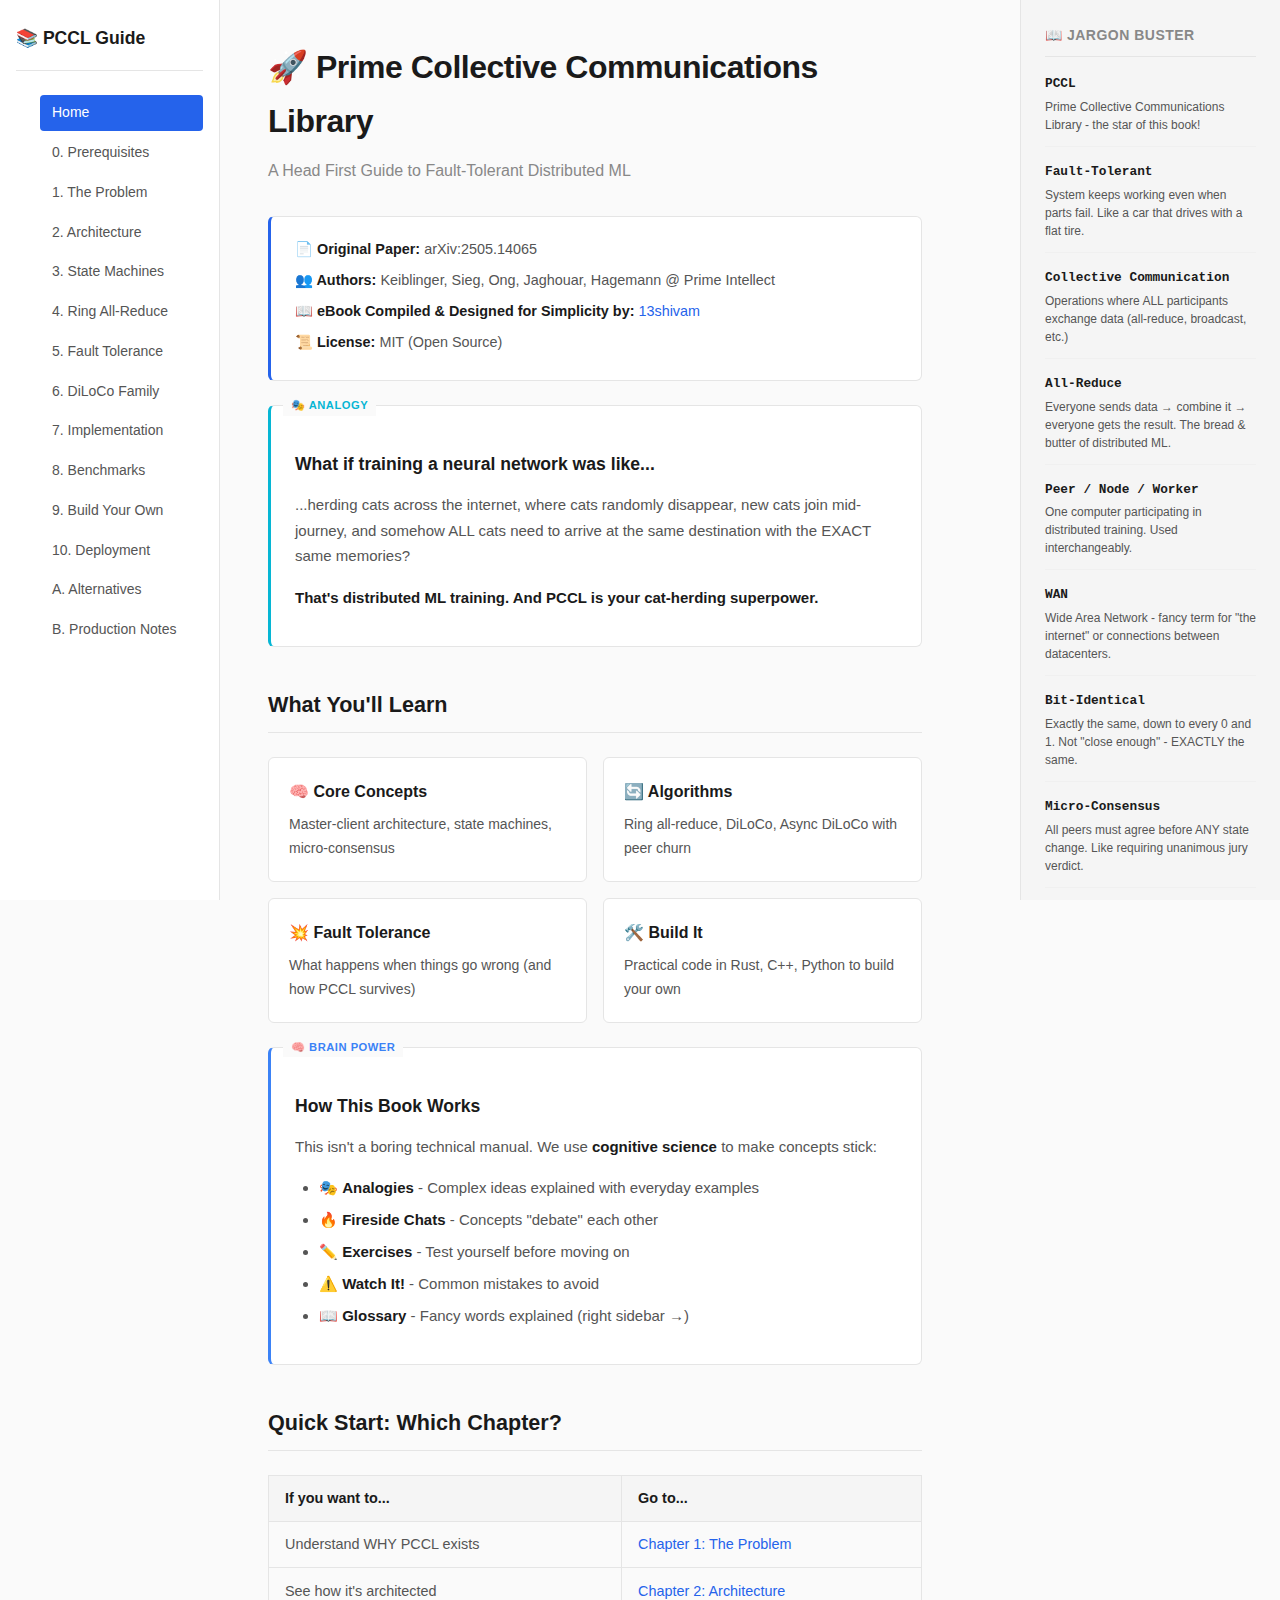
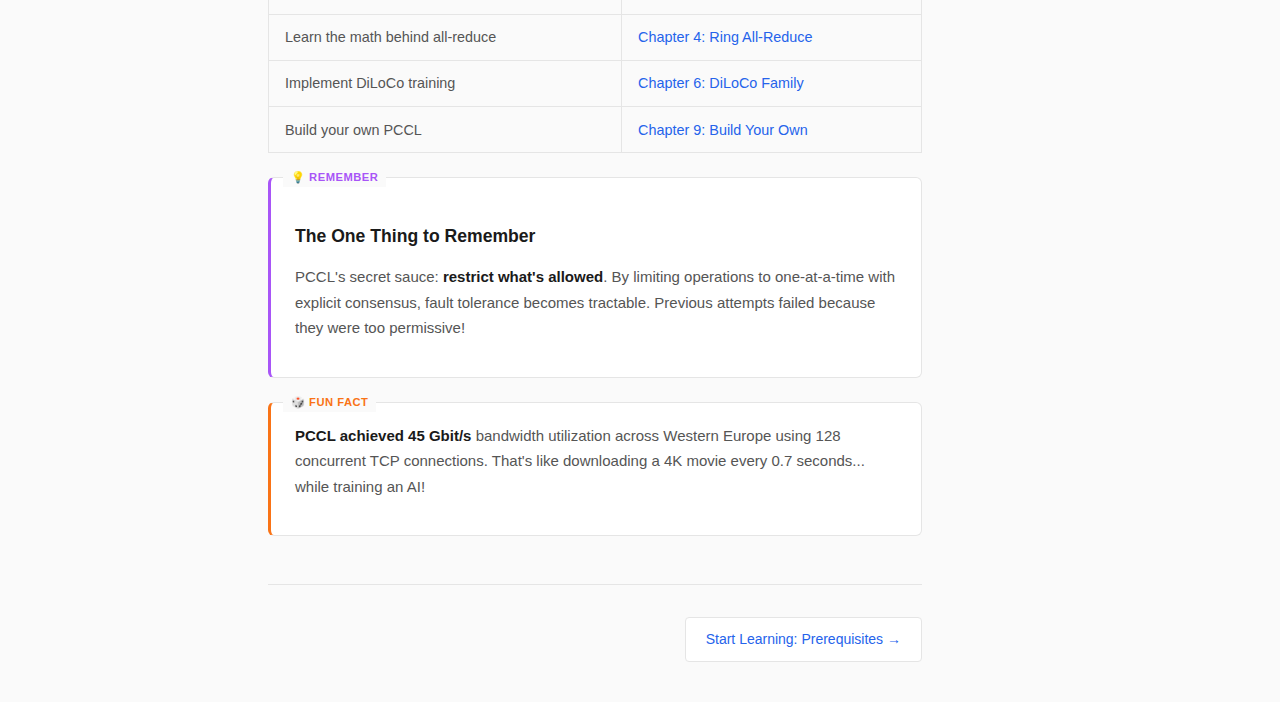
<file: index.html>
<!DOCTYPE html>
<html lang="en">
<head>
    <meta charset="UTF-8">
    <meta name="viewport" content="width=device-width, initial-scale=1.0">
    <title>PCCL: Head First Guide</title>
    <link rel="stylesheet" href="styles.css">
</head>
<body>
    <nav class="sidebar">
        <div class="book-title">📚 PCCL Guide</div>
        <ul>
            <li><a href="index.html" class="active">Home</a></li>
            <li><a href="chapter0-prerequisites.html">0. Prerequisites</a></li>
            <li><a href="chapter1-introduction.html">1. The Problem</a></li>
            <li><a href="chapter2-architecture.html">2. Architecture</a></li>
            <li><a href="chapter3-state-machines.html">3. State Machines</a></li>
            <li><a href="chapter4-ring-allreduce.html">4. Ring All-Reduce</a></li>
            <li><a href="chapter5-fault-tolerance.html">5. Fault Tolerance</a></li>
            <li><a href="chapter6-diloco.html">6. DiLoCo Family</a></li>
            <li><a href="chapter7-implementation.html">7. Implementation</a></li>
            <li><a href="chapter8-benchmarks.html">8. Benchmarks</a></li>
            <li><a href="chapter9-build-your-own.html">9. Build Your Own</a></li>
            <li><a href="chapter10-deployment.html">10. Deployment</a></li>
            <li><a href="appendix-alternatives.html">A. Alternatives</a></li>
            <li><a href="appendix-production.html">B. Production Notes</a></li>
        </ul>
    </nav>

    <main class="content">
        <h1>🚀 Prime Collective Communications Library</h1>
        <p class="subtitle">A Head First Guide to Fault-Tolerant Distributed ML</p>

        <div class="paper-info">
            <p><strong>📄 Original Paper:</strong> arXiv:2505.14065</p>
            <p><strong>👥 Authors:</strong> Keiblinger, Sieg, Ong, Jaghouar, Hagemann @ Prime Intellect</p>
            <p><strong>📖 eBook Compiled & Designed for Simplicity by:</strong> <a href="https://github.com/13shivam" target="_blank">13shivam</a></p>
            <p><strong>📜 License:</strong> MIT (Open Source)</p>
        </div>

        <div class="analogy-box">
            <h3>What if training a neural network was like...</h3>
            <p>...herding cats across the internet, where cats randomly disappear, new cats join mid-journey, and somehow ALL cats need to arrive at the same destination with the EXACT same memories?</p>
            <p><strong>That's distributed ML training. And PCCL is your cat-herding superpower.</strong></p>
        </div>

        <h2>What You'll Learn</h2>
        
        <div class="feature-grid">
            <div class="feature">
                <h3>🧠 Core Concepts</h3>
                <p>Master-client architecture, state machines, micro-consensus</p>
            </div>
            <div class="feature">
                <h3>🔄 Algorithms</h3>
                <p>Ring all-reduce, DiLoCo, Async DiLoCo with peer churn</p>
            </div>
            <div class="feature">
                <h3>💥 Fault Tolerance</h3>
                <p>What happens when things go wrong (and how PCCL survives)</p>
            </div>
            <div class="feature">
                <h3>🛠️ Build It</h3>
                <p>Practical code in Rust, C++, Python to build your own</p>
            </div>
        </div>

        <div class="brain-power">
            <h3>How This Book Works</h3>
            <p>This isn't a boring technical manual. We use <strong>cognitive science</strong> to make concepts stick:</p>
            <ul>
                <li>🎭 <strong>Analogies</strong> - Complex ideas explained with everyday examples</li>
                <li>🔥 <strong>Fireside Chats</strong> - Concepts "debate" each other</li>
                <li>✏️ <strong>Exercises</strong> - Test yourself before moving on</li>
                <li>⚠️ <strong>Watch It!</strong> - Common mistakes to avoid</li>
                <li>📖 <strong>Glossary</strong> - Fancy words explained (right sidebar →)</li>
            </ul>
        </div>

        <h2>Quick Start: Which Chapter?</h2>
        
        <table>
            <tr>
                <th>If you want to...</th>
                <th>Go to...</th>
            </tr>
            <tr>
                <td>Understand WHY PCCL exists</td>
                <td><a href="chapter1-introduction.html">Chapter 1: The Problem</a></td>
            </tr>
            <tr>
                <td>See how it's architected</td>
                <td><a href="chapter2-architecture.html">Chapter 2: Architecture</a></td>
            </tr>
            <tr>
                <td>Learn the math behind all-reduce</td>
                <td><a href="chapter4-ring-allreduce.html">Chapter 4: Ring All-Reduce</a></td>
            </tr>
            <tr>
                <td>Implement DiLoCo training</td>
                <td><a href="chapter6-diloco.html">Chapter 6: DiLoCo Family</a></td>
            </tr>
            <tr>
                <td>Build your own PCCL</td>
                <td><a href="chapter9-build-your-own.html">Chapter 9: Build Your Own</a></td>
            </tr>
        </table>

        <div class="remember-this">
            <h3>The One Thing to Remember</h3>
            <p>PCCL's secret sauce: <strong>restrict what's allowed</strong>. By limiting operations to one-at-a-time with explicit consensus, fault tolerance becomes tractable. Previous attempts failed because they were too permissive!</p>
        </div>

        <div class="trivia">
            <p><strong>PCCL achieved 45 Gbit/s</strong> bandwidth utilization across Western Europe using 128 concurrent TCP connections. That's like downloading a 4K movie every 0.7 seconds... while training an AI!</p>
        </div>

        <div class="navigation">
            <span></span>
            <a href="chapter0-prerequisites.html" class="next">Start Learning: Prerequisites →</a>
        </div>
    </main>

    <aside class="glossary-sidebar">
        <div class="glossary-title">📖 Jargon Buster</div>
        
        <div class="glossary-item">
            <div class="glossary-term">PCCL</div>
            <div class="glossary-def">Prime Collective Communications Library - the star of this book!</div>
        </div>
        
        <div class="glossary-item">
            <div class="glossary-term">Fault-Tolerant</div>
            <div class="glossary-def">System keeps working even when parts fail. Like a car that drives with a flat tire.</div>
        </div>
        
        <div class="glossary-item">
            <div class="glossary-term">Collective Communication</div>
            <div class="glossary-def">Operations where ALL participants exchange data (all-reduce, broadcast, etc.)</div>
        </div>
        
        <div class="glossary-item">
            <div class="glossary-term">All-Reduce</div>
            <div class="glossary-def">Everyone sends data → combine it → everyone gets the result. The bread & butter of distributed ML.</div>
        </div>
        
        <div class="glossary-item">
            <div class="glossary-term">Peer / Node / Worker</div>
            <div class="glossary-def">One computer participating in distributed training. Used interchangeably.</div>
        </div>
        
        <div class="glossary-item">
            <div class="glossary-term">WAN</div>
            <div class="glossary-def">Wide Area Network - fancy term for "the internet" or connections between datacenters.</div>
        </div>
        
        <div class="glossary-item">
            <div class="glossary-term">Bit-Identical</div>
            <div class="glossary-def">Exactly the same, down to every 0 and 1. Not "close enough" - EXACTLY the same.</div>
        </div>
        
        <div class="glossary-item">
            <div class="glossary-term">Micro-Consensus</div>
            <div class="glossary-def">All peers must agree before ANY state change. Like requiring unanimous jury verdict.</div>
        </div>
    </aside>
</body>
</html>
</file>
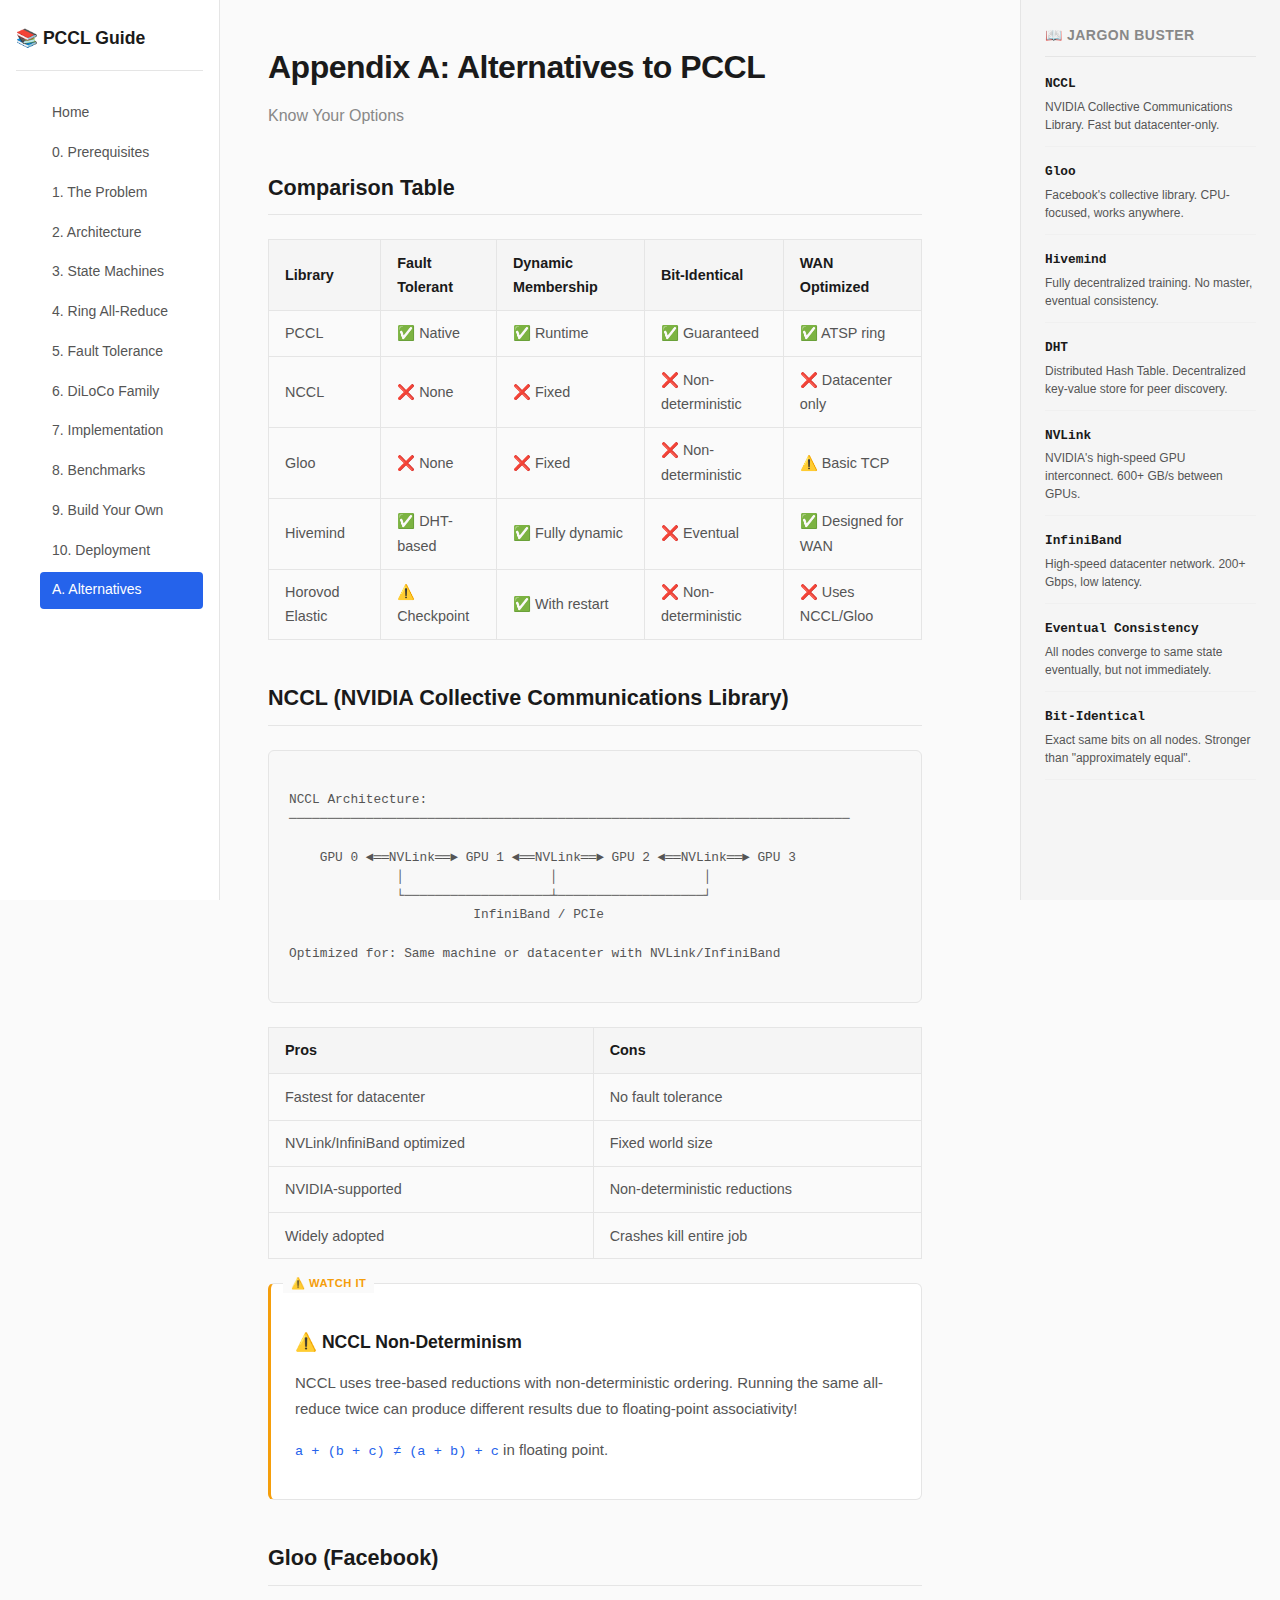
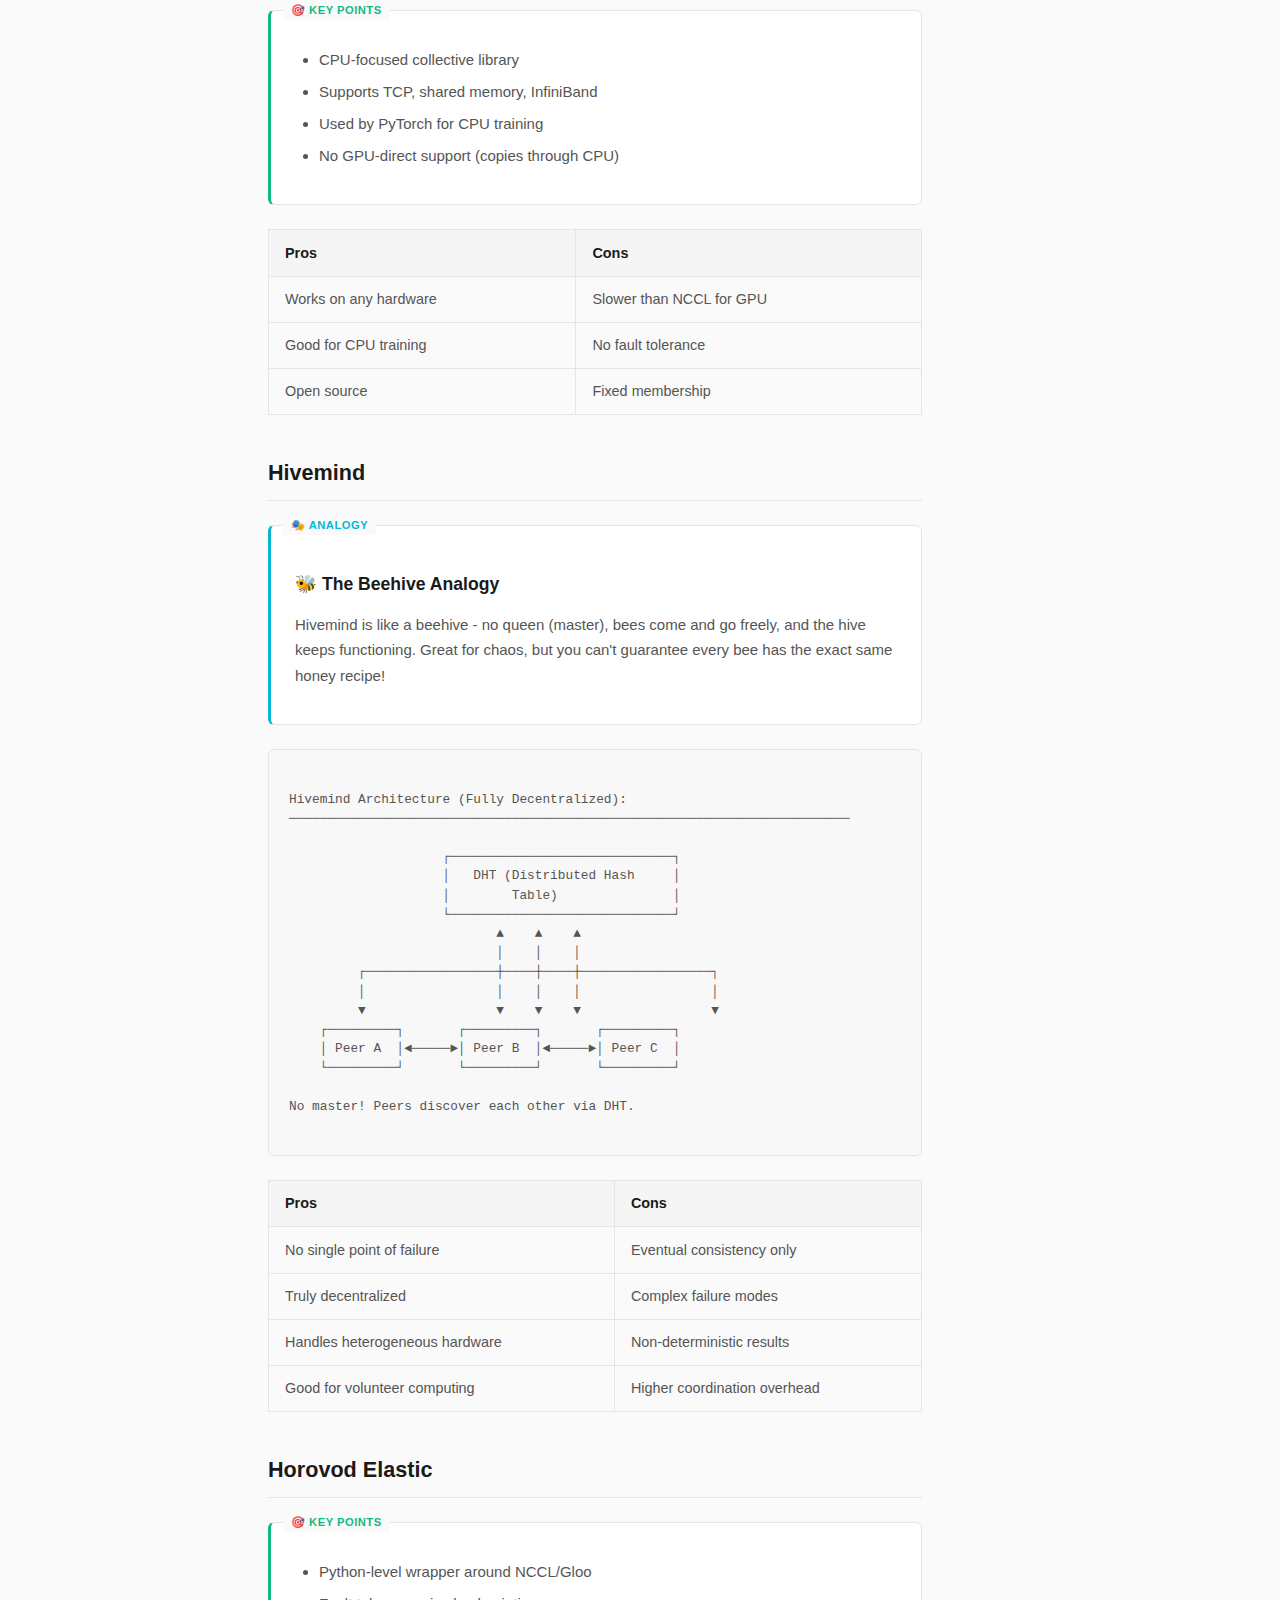
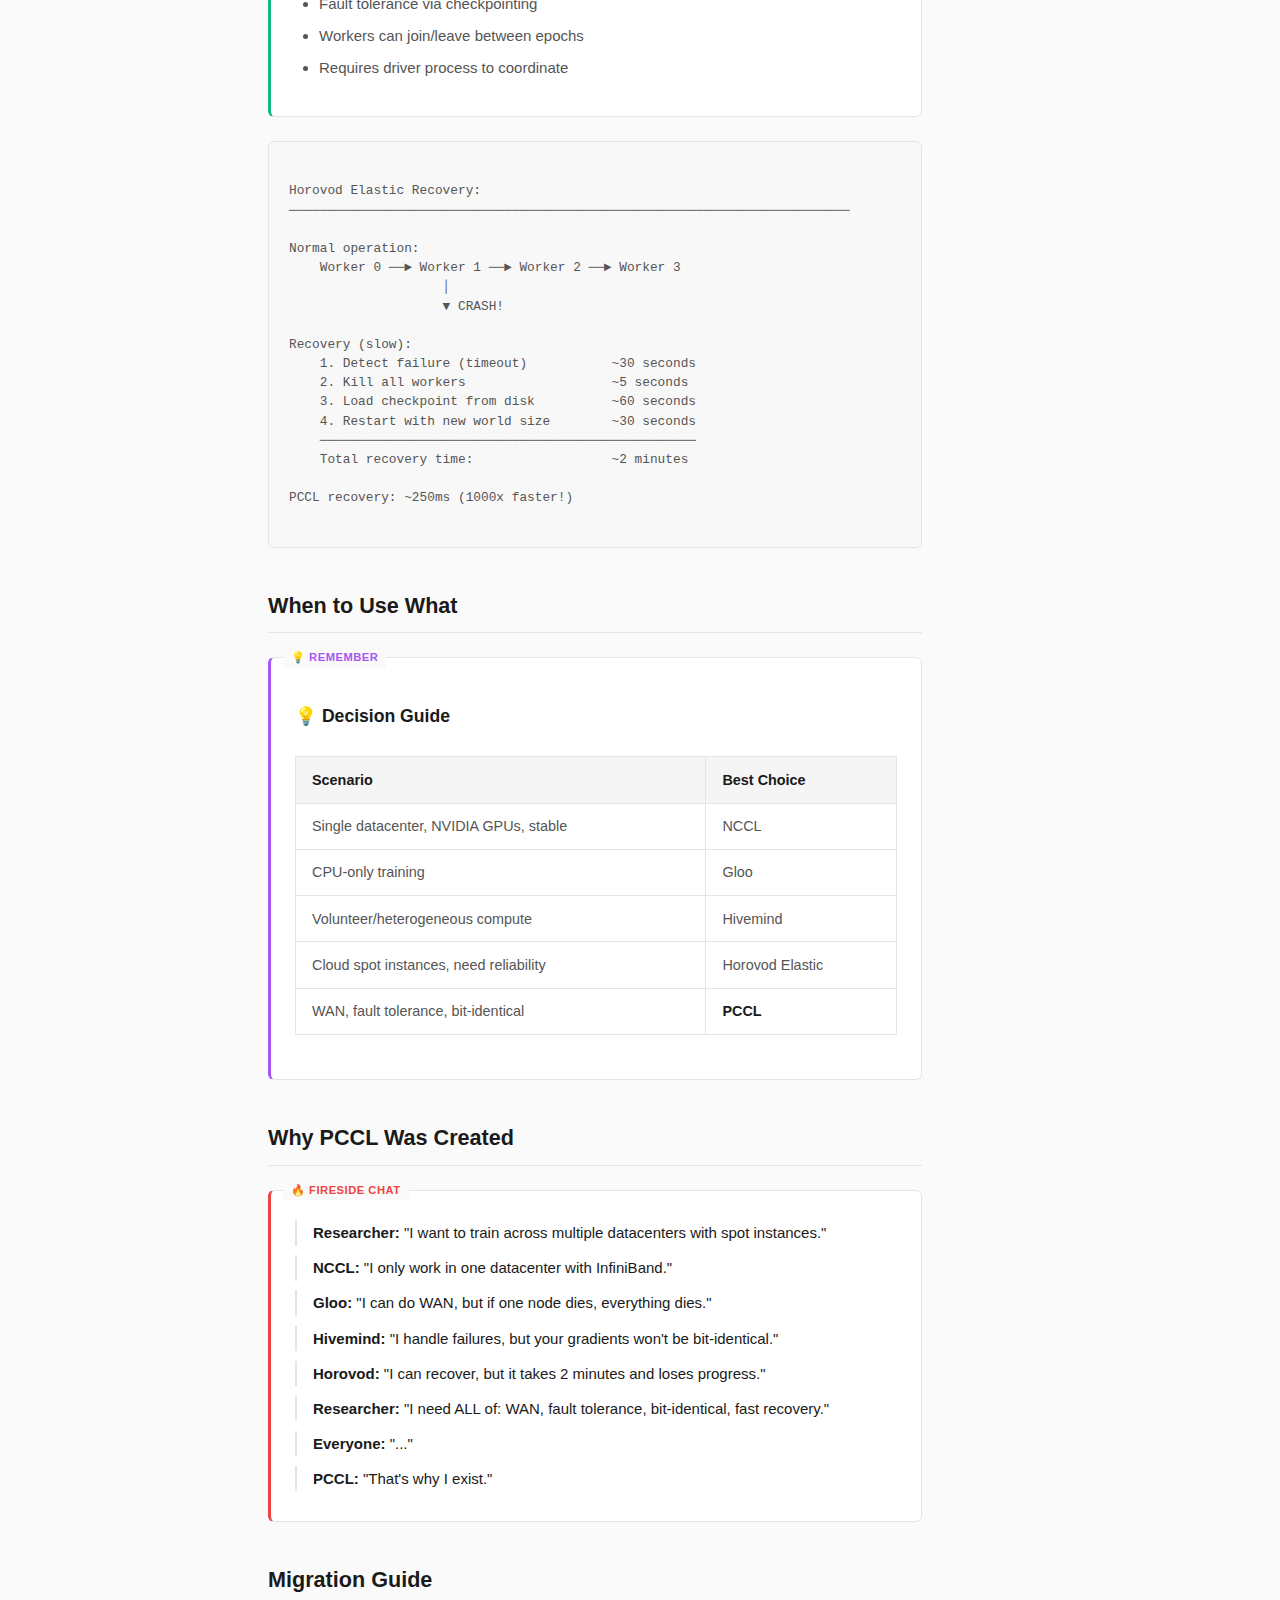
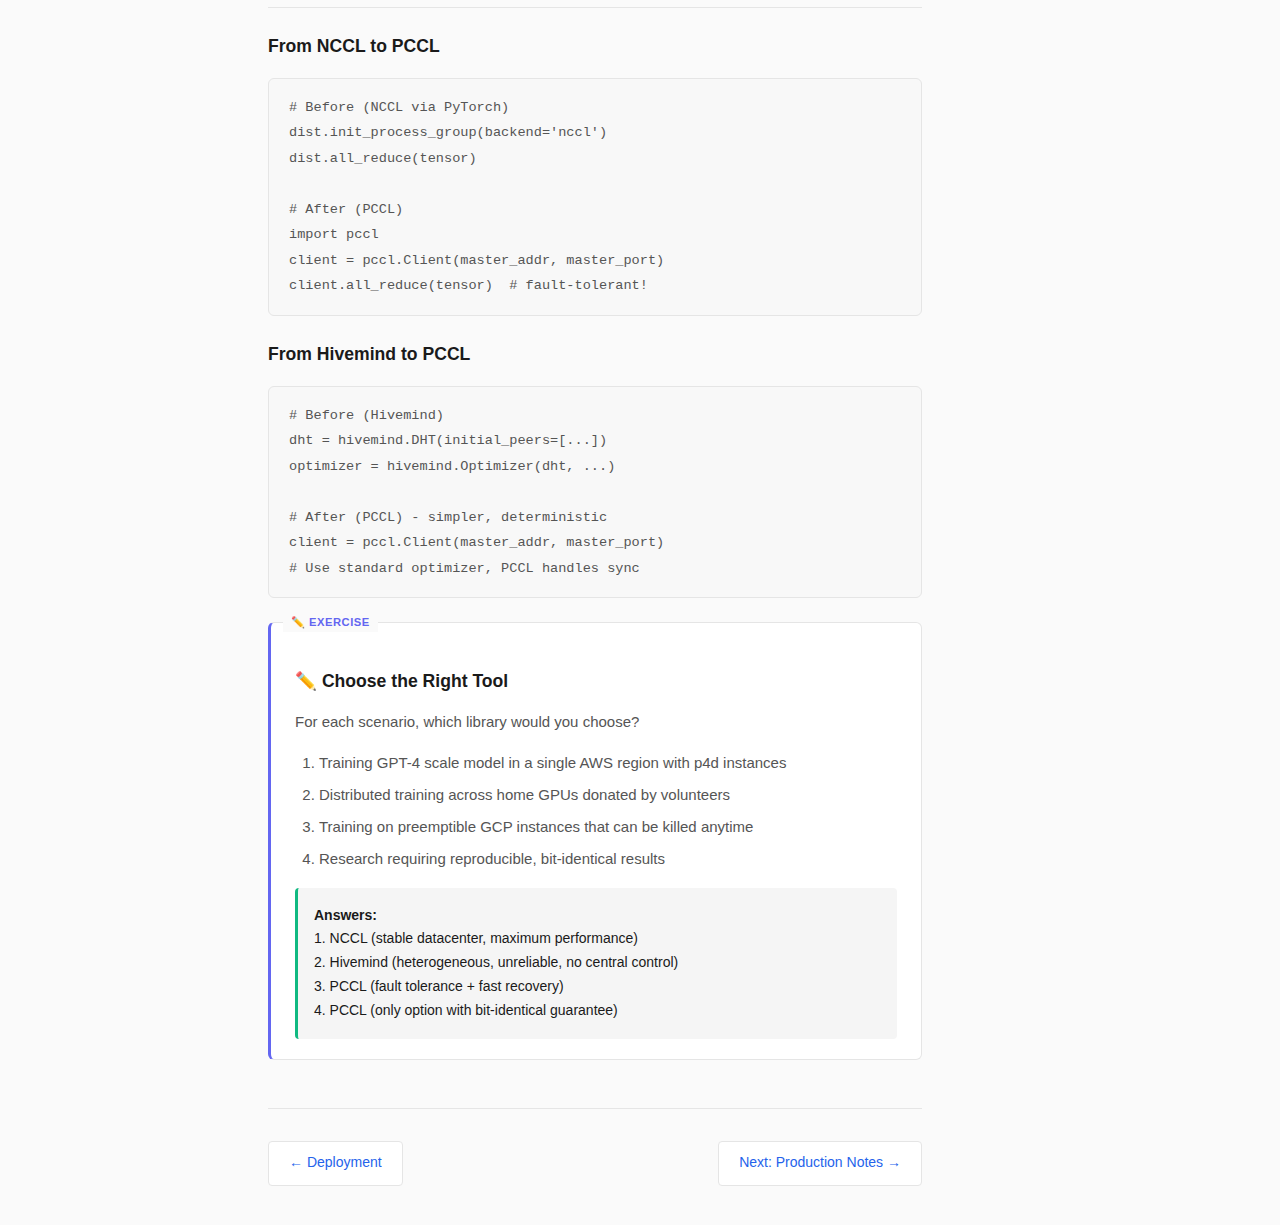
<file: appendix-alternatives.html>
<!DOCTYPE html>
<html lang="en">
<head>
    <meta charset="UTF-8">
    <meta name="viewport" content="width=device-width, initial-scale=1.0">
    <title>Appendix: Alternatives - PCCL Guide</title>
    <link rel="stylesheet" href="styles.css">
</head>
<body>
    <nav class="sidebar">
        <div class="book-title">📚 PCCL Guide</div>
        <ul>
            <li><a href="index.html">Home</a></li>
            <li><a href="chapter0-prerequisites.html">0. Prerequisites</a></li>
            <li><a href="chapter1-introduction.html">1. The Problem</a></li>
            <li><a href="chapter2-architecture.html">2. Architecture</a></li>
            <li><a href="chapter3-state-machines.html">3. State Machines</a></li>
            <li><a href="chapter4-ring-allreduce.html">4. Ring All-Reduce</a></li>
            <li><a href="chapter5-fault-tolerance.html">5. Fault Tolerance</a></li>
            <li><a href="chapter6-diloco.html">6. DiLoCo Family</a></li>
            <li><a href="chapter7-implementation.html">7. Implementation</a></li>
            <li><a href="chapter8-benchmarks.html">8. Benchmarks</a></li>
            <li><a href="chapter9-build-your-own.html">9. Build Your Own</a></li>
            <li><a href="chapter10-deployment.html">10. Deployment</a></li>
            <li><a href="appendix-alternatives.html" class="active">A. Alternatives</a></li>
        </ul>
    </nav>
    <main class="content">
        <h1>Appendix A: Alternatives to PCCL</h1>
        <p class="subtitle">Know Your Options</p>

        <h2>Comparison Table</h2>
        <table>
            <tr>
                <th>Library</th>
                <th>Fault Tolerant</th>
                <th>Dynamic Membership</th>
                <th>Bit-Identical</th>
                <th>WAN Optimized</th>
            </tr>
            <tr>
                <td>PCCL</td>
                <td>✅ Native</td>
                <td>✅ Runtime</td>
                <td>✅ Guaranteed</td>
                <td>✅ ATSP ring</td>
            </tr>
            <tr>
                <td>NCCL</td>
                <td>❌ None</td>
                <td>❌ Fixed</td>
                <td>❌ Non-deterministic</td>
                <td>❌ Datacenter only</td>
            </tr>
            <tr>
                <td>Gloo</td>
                <td>❌ None</td>
                <td>❌ Fixed</td>
                <td>❌ Non-deterministic</td>
                <td>⚠️ Basic TCP</td>
            </tr>
            <tr>
                <td>Hivemind</td>
                <td>✅ DHT-based</td>
                <td>✅ Fully dynamic</td>
                <td>❌ Eventual</td>
                <td>✅ Designed for WAN</td>
            </tr>
            <tr>
                <td>Horovod Elastic</td>
                <td>⚠️ Checkpoint</td>
                <td>✅ With restart</td>
                <td>❌ Non-deterministic</td>
                <td>❌ Uses NCCL/Gloo</td>
            </tr>
        </table>

        <h2>NCCL (NVIDIA Collective Communications Library)</h2>

        <div class="diagram">
NCCL Architecture:
─────────────────────────────────────────────────────────────────────────

    GPU 0 ◄══NVLink══► GPU 1 ◄══NVLink══► GPU 2 ◄══NVLink══► GPU 3
              │                   │                   │
              └───────────────────┴───────────────────┘
                        InfiniBand / PCIe

Optimized for: Same machine or datacenter with NVLink/InfiniBand
        </div>

        <table>
            <tr><th>Pros</th><th>Cons</th></tr>
            <tr><td>Fastest for datacenter</td><td>No fault tolerance</td></tr>
            <tr><td>NVLink/InfiniBand optimized</td><td>Fixed world size</td></tr>
            <tr><td>NVIDIA-supported</td><td>Non-deterministic reductions</td></tr>
            <tr><td>Widely adopted</td><td>Crashes kill entire job</td></tr>
        </table>

        <div class="watch-it">
            <h3>⚠️ NCCL Non-Determinism</h3>
            <p>NCCL uses tree-based reductions with non-deterministic ordering. Running the same all-reduce twice can produce different results due to floating-point associativity!</p>
            <p><code>a + (b + c) ≠ (a + b) + c</code> in floating point.</p>
        </div>

        <h2>Gloo (Facebook)</h2>

        <div class="bullet-points">
            <ul>
                <li>CPU-focused collective library</li>
                <li>Supports TCP, shared memory, InfiniBand</li>
                <li>Used by PyTorch for CPU training</li>
                <li>No GPU-direct support (copies through CPU)</li>
            </ul>
        </div>

        <table>
            <tr><th>Pros</th><th>Cons</th></tr>
            <tr><td>Works on any hardware</td><td>Slower than NCCL for GPU</td></tr>
            <tr><td>Good for CPU training</td><td>No fault tolerance</td></tr>
            <tr><td>Open source</td><td>Fixed membership</td></tr>
        </table>

        <h2>Hivemind</h2>

        <div class="analogy-box">
            <h3>🐝 The Beehive Analogy</h3>
            <p>Hivemind is like a beehive - no queen (master), bees come and go freely, and the hive keeps functioning. Great for chaos, but you can't guarantee every bee has the exact same honey recipe!</p>
        </div>

        <div class="diagram">
Hivemind Architecture (Fully Decentralized):
─────────────────────────────────────────────────────────────────────────

                    ┌─────────────────────────────┐
                    │   DHT (Distributed Hash     │
                    │        Table)               │
                    └─────────────────────────────┘
                           ▲    ▲    ▲
                           │    │    │
         ┌─────────────────┼────┼────┼─────────────────┐
         │                 │    │    │                 │
         ▼                 ▼    ▼    ▼                 ▼
    ┌─────────┐       ┌─────────┐       ┌─────────┐
    │ Peer A  │◄─────►│ Peer B  │◄─────►│ Peer C  │
    └─────────┘       └─────────┘       └─────────┘

No master! Peers discover each other via DHT.
        </div>

        <table>
            <tr><th>Pros</th><th>Cons</th></tr>
            <tr><td>No single point of failure</td><td>Eventual consistency only</td></tr>
            <tr><td>Truly decentralized</td><td>Complex failure modes</td></tr>
            <tr><td>Handles heterogeneous hardware</td><td>Non-deterministic results</td></tr>
            <tr><td>Good for volunteer computing</td><td>Higher coordination overhead</td></tr>
        </table>

        <h2>Horovod Elastic</h2>

        <div class="bullet-points">
            <ul>
                <li>Python-level wrapper around NCCL/Gloo</li>
                <li>Fault tolerance via checkpointing</li>
                <li>Workers can join/leave between epochs</li>
                <li>Requires driver process to coordinate</li>
            </ul>
        </div>

        <div class="diagram">
Horovod Elastic Recovery:
─────────────────────────────────────────────────────────────────────────

Normal operation:
    Worker 0 ──► Worker 1 ──► Worker 2 ──► Worker 3
                    │
                    ▼ CRASH!

Recovery (slow):
    1. Detect failure (timeout)           ~30 seconds
    2. Kill all workers                   ~5 seconds
    3. Load checkpoint from disk          ~60 seconds
    4. Restart with new world size        ~30 seconds
    ─────────────────────────────────────────────────
    Total recovery time:                  ~2 minutes

PCCL recovery: ~250ms (1000x faster!)
        </div>

        <h2>When to Use What</h2>

        <div class="remember-this">
            <h3>💡 Decision Guide</h3>
            <table>
                <tr><th>Scenario</th><th>Best Choice</th></tr>
                <tr><td>Single datacenter, NVIDIA GPUs, stable</td><td>NCCL</td></tr>
                <tr><td>CPU-only training</td><td>Gloo</td></tr>
                <tr><td>Volunteer/heterogeneous compute</td><td>Hivemind</td></tr>
                <tr><td>Cloud spot instances, need reliability</td><td>Horovod Elastic</td></tr>
                <tr><td>WAN, fault tolerance, bit-identical</td><td><strong>PCCL</strong></td></tr>
            </table>
        </div>

        <h2>Why PCCL Was Created</h2>

        <div class="fireside-chat">
            <div class="chat-message">
                <span class="chat-speaker">Researcher:</span> "I want to train across multiple datacenters with spot instances."
            </div>
            <div class="chat-message">
                <span class="chat-speaker">NCCL:</span> "I only work in one datacenter with InfiniBand."
            </div>
            <div class="chat-message">
                <span class="chat-speaker">Gloo:</span> "I can do WAN, but if one node dies, everything dies."
            </div>
            <div class="chat-message">
                <span class="chat-speaker">Hivemind:</span> "I handle failures, but your gradients won't be bit-identical."
            </div>
            <div class="chat-message">
                <span class="chat-speaker">Horovod:</span> "I can recover, but it takes 2 minutes and loses progress."
            </div>
            <div class="chat-message">
                <span class="chat-speaker">Researcher:</span> "I need ALL of: WAN, fault tolerance, bit-identical, fast recovery."
            </div>
            <div class="chat-message">
                <span class="chat-speaker">Everyone:</span> "..."
            </div>
            <div class="chat-message">
                <span class="chat-speaker">PCCL:</span> "That's why I exist."
            </div>
        </div>

        <h2>Migration Guide</h2>

        <h3>From NCCL to PCCL</h3>
        <div class="code-block">
<pre><code># Before (NCCL via PyTorch)
dist.init_process_group(backend='nccl')
dist.all_reduce(tensor)

# After (PCCL)
import pccl
client = pccl.Client(master_addr, master_port)
client.all_reduce(tensor)  # fault-tolerant!</code></pre>
        </div>

        <h3>From Hivemind to PCCL</h3>
        <div class="code-block">
<pre><code># Before (Hivemind)
dht = hivemind.DHT(initial_peers=[...])
optimizer = hivemind.Optimizer(dht, ...)

# After (PCCL) - simpler, deterministic
client = pccl.Client(master_addr, master_port)
# Use standard optimizer, PCCL handles sync</code></pre>
        </div>

        <div class="exercise">
            <h3>✏️ Choose the Right Tool</h3>
            <p>For each scenario, which library would you choose?</p>
            <ol>
                <li>Training GPT-4 scale model in a single AWS region with p4d instances</li>
                <li>Distributed training across home GPUs donated by volunteers</li>
                <li>Training on preemptible GCP instances that can be killed anytime</li>
                <li>Research requiring reproducible, bit-identical results</li>
            </ol>
            <div class="answer-reveal">
                <strong>Answers:</strong><br>
                1. NCCL (stable datacenter, maximum performance)<br>
                2. Hivemind (heterogeneous, unreliable, no central control)<br>
                3. PCCL (fault tolerance + fast recovery)<br>
                4. PCCL (only option with bit-identical guarantee)
            </div>
        </div>

        <div class="navigation">
            <a href="chapter10-deployment.html" class="prev">← Deployment</a>
            <a href="appendix-production.html" class="next">Next: Production Notes →</a>
        </div>
    </main>
    <aside class="glossary-sidebar">
        <div class="glossary-title">📖 Jargon Buster</div>
        <div class="glossary-item">
            <div class="glossary-term">NCCL</div>
            <div class="glossary-def">NVIDIA Collective Communications Library. Fast but datacenter-only.</div>
        </div>
        <div class="glossary-item">
            <div class="glossary-term">Gloo</div>
            <div class="glossary-def">Facebook's collective library. CPU-focused, works anywhere.</div>
        </div>
        <div class="glossary-item">
            <div class="glossary-term">Hivemind</div>
            <div class="glossary-def">Fully decentralized training. No master, eventual consistency.</div>
        </div>
        <div class="glossary-item">
            <div class="glossary-term">DHT</div>
            <div class="glossary-def">Distributed Hash Table. Decentralized key-value store for peer discovery.</div>
        </div>
        <div class="glossary-item">
            <div class="glossary-term">NVLink</div>
            <div class="glossary-def">NVIDIA's high-speed GPU interconnect. 600+ GB/s between GPUs.</div>
        </div>
        <div class="glossary-item">
            <div class="glossary-term">InfiniBand</div>
            <div class="glossary-def">High-speed datacenter network. 200+ Gbps, low latency.</div>
        </div>
        <div class="glossary-item">
            <div class="glossary-term">Eventual Consistency</div>
            <div class="glossary-def">All nodes converge to same state eventually, but not immediately.</div>
        </div>
        <div class="glossary-item">
            <div class="glossary-term">Bit-Identical</div>
            <div class="glossary-def">Exact same bits on all nodes. Stronger than "approximately equal".</div>
        </div>
    </aside>
</body>
</html>
</file>
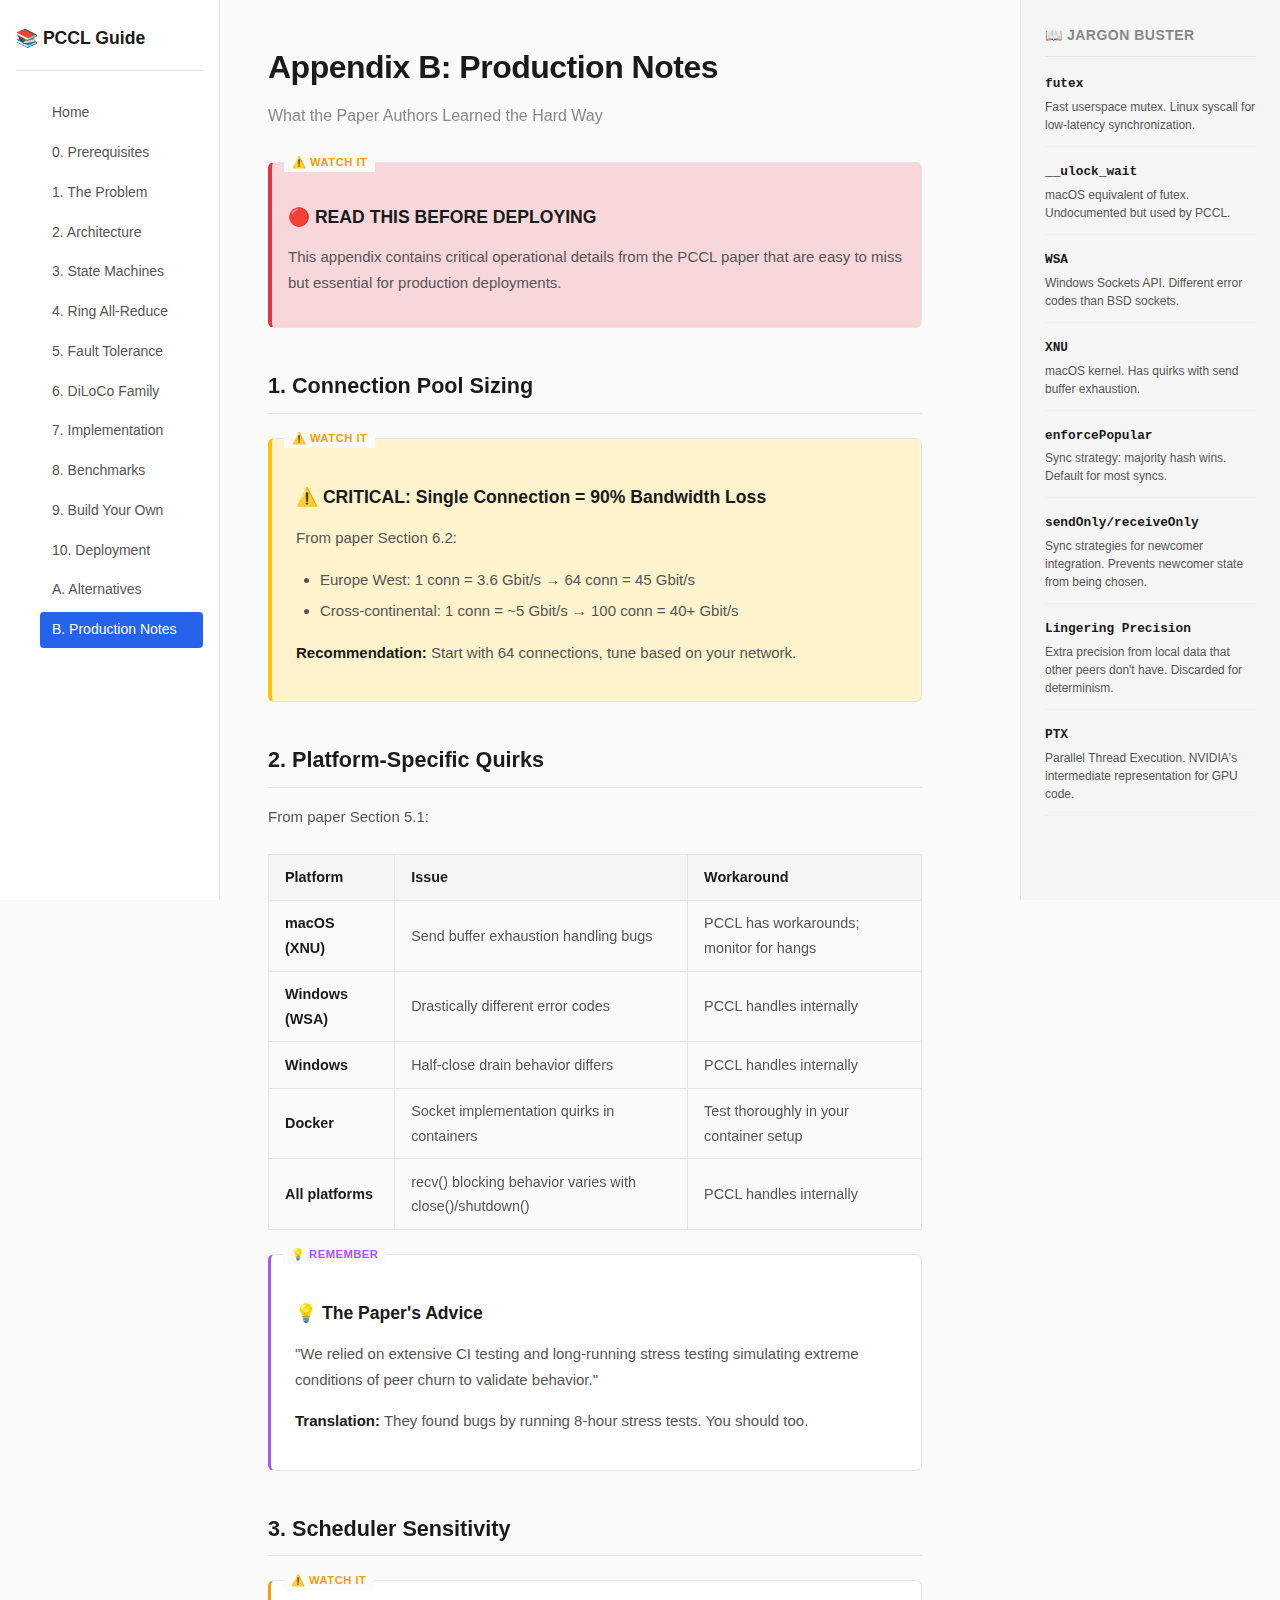
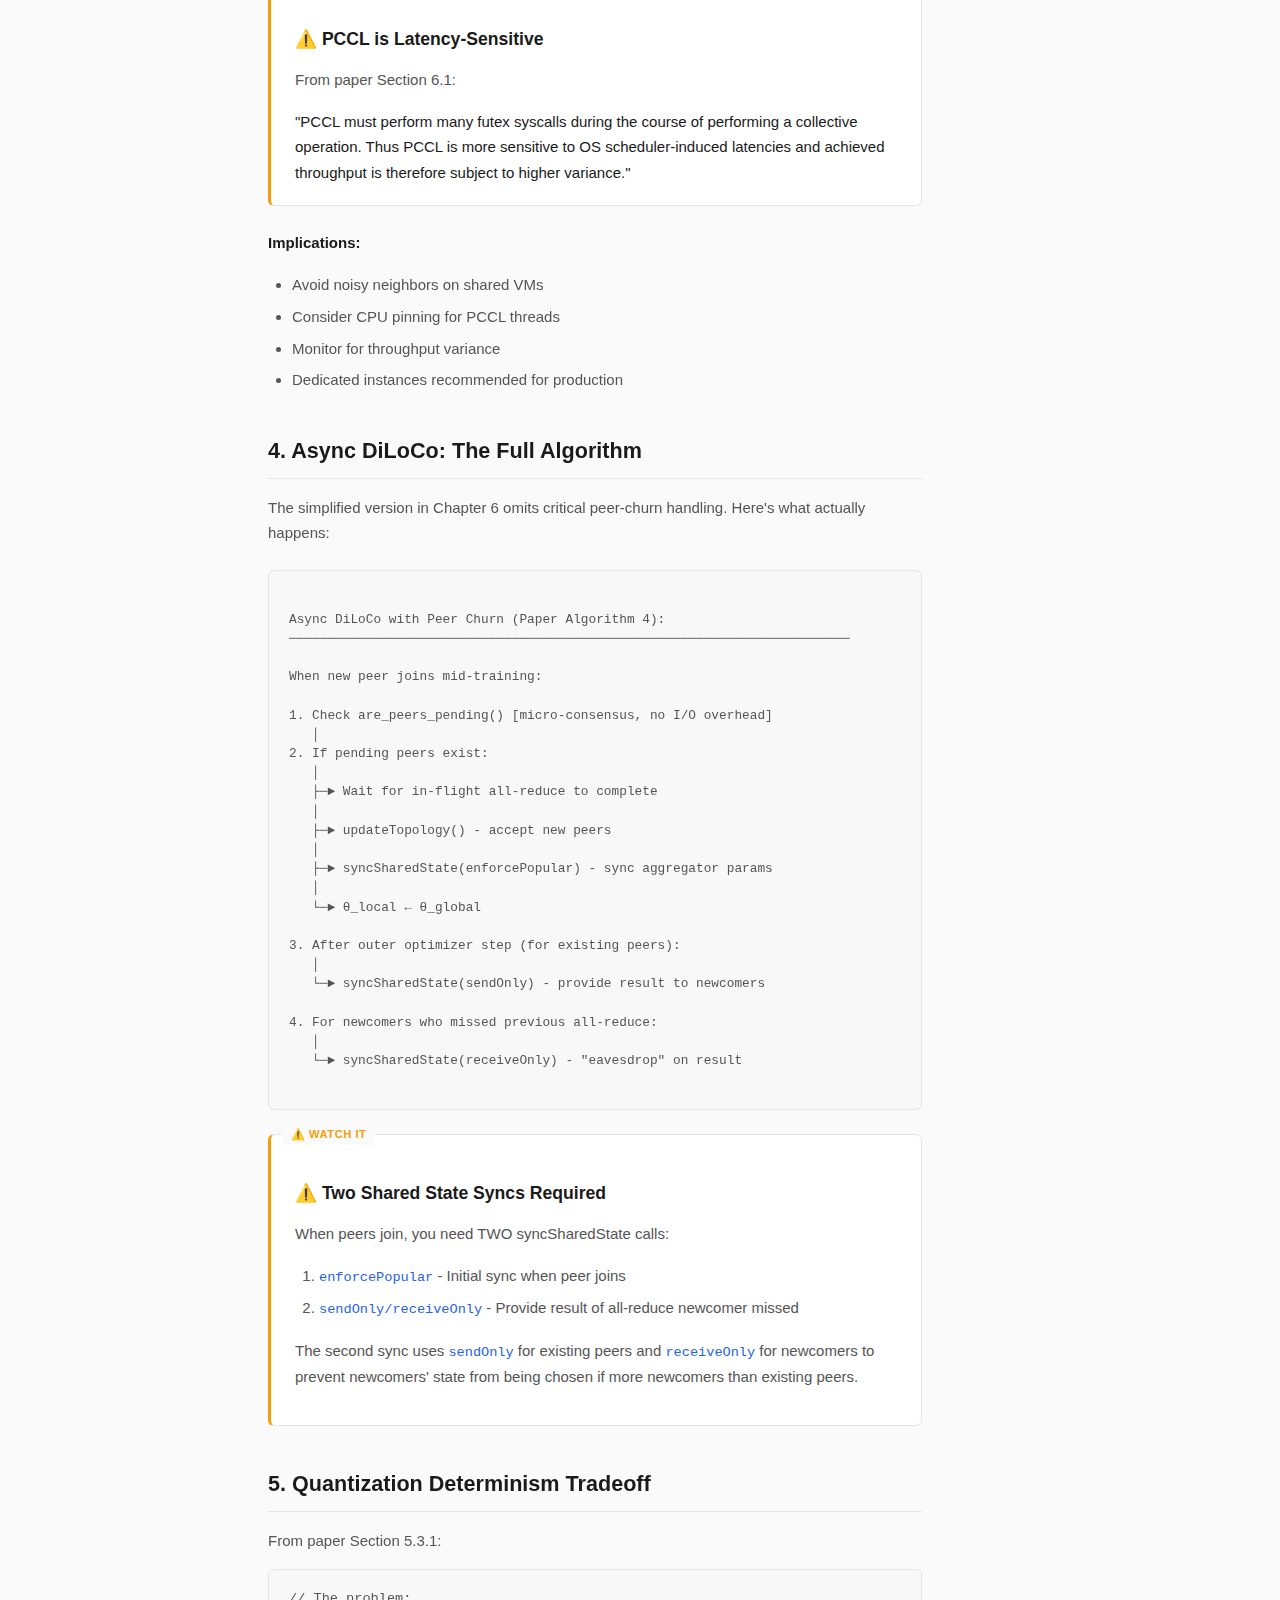
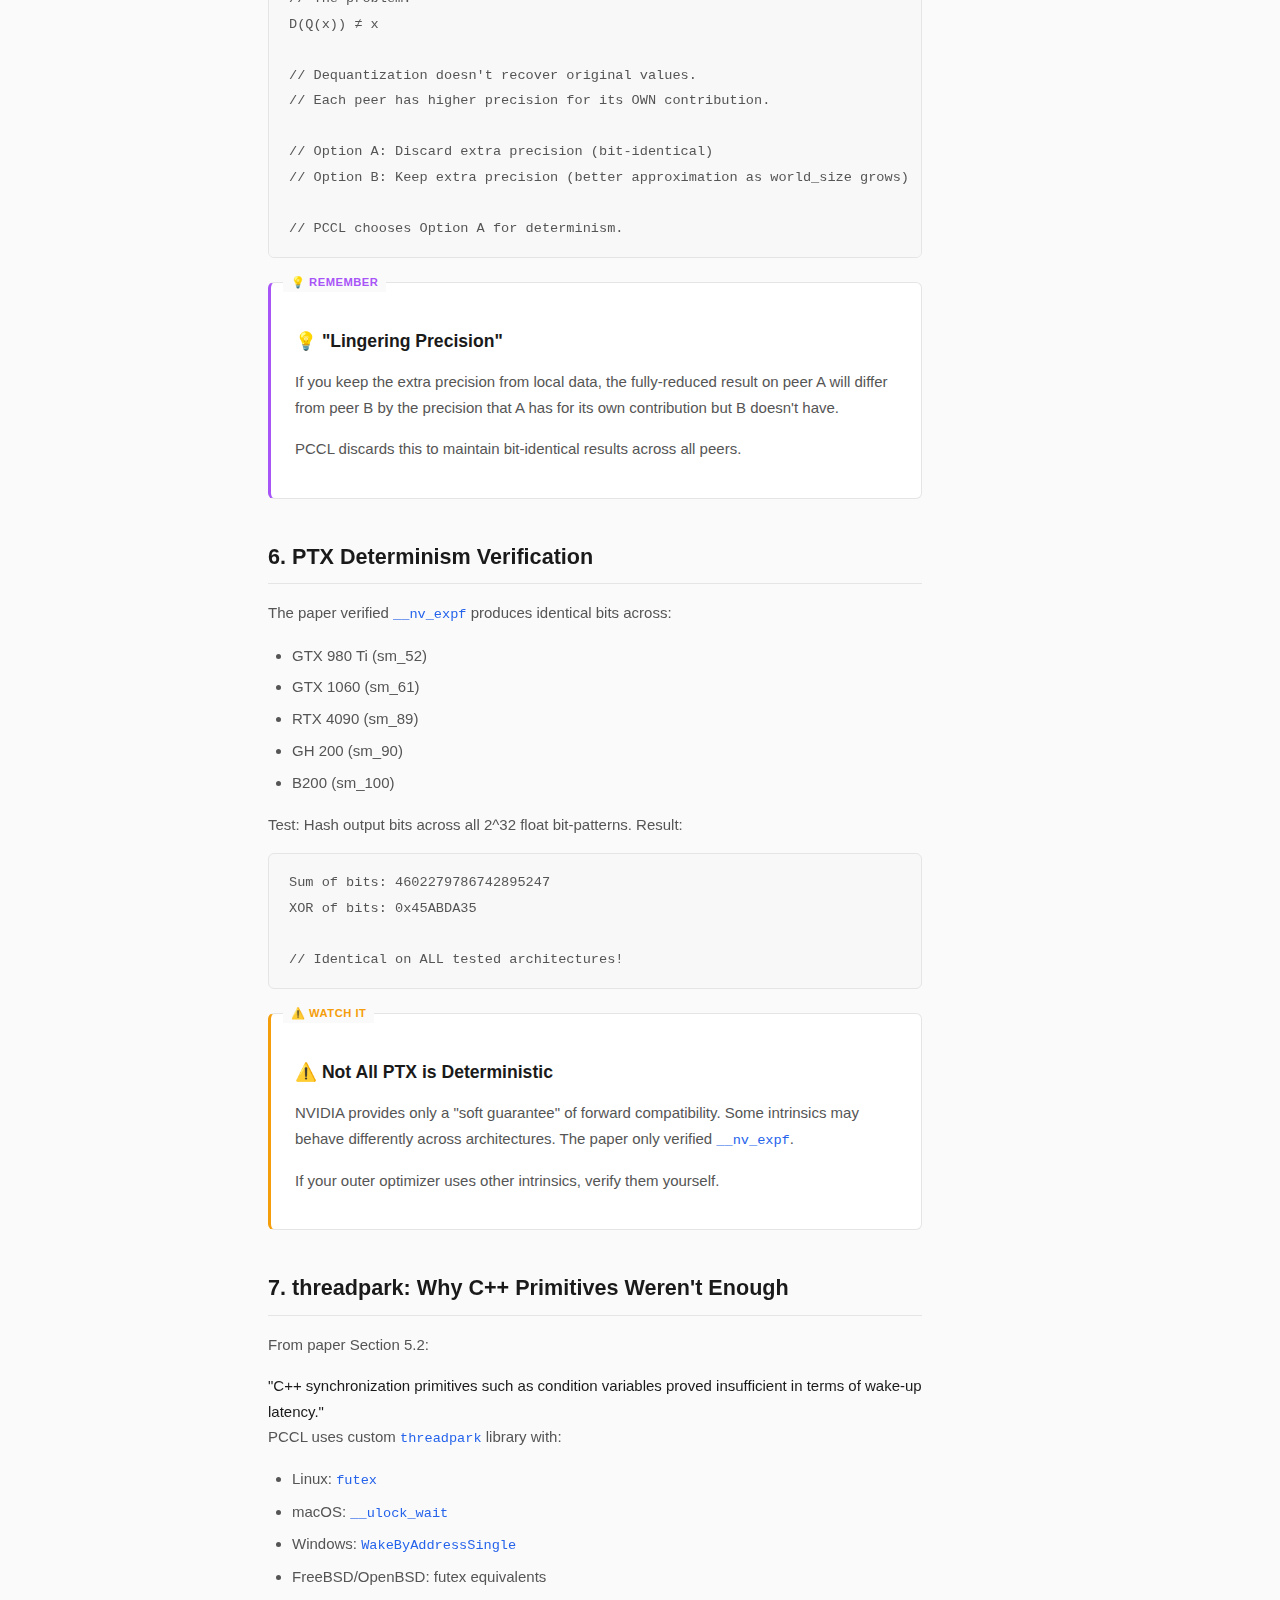
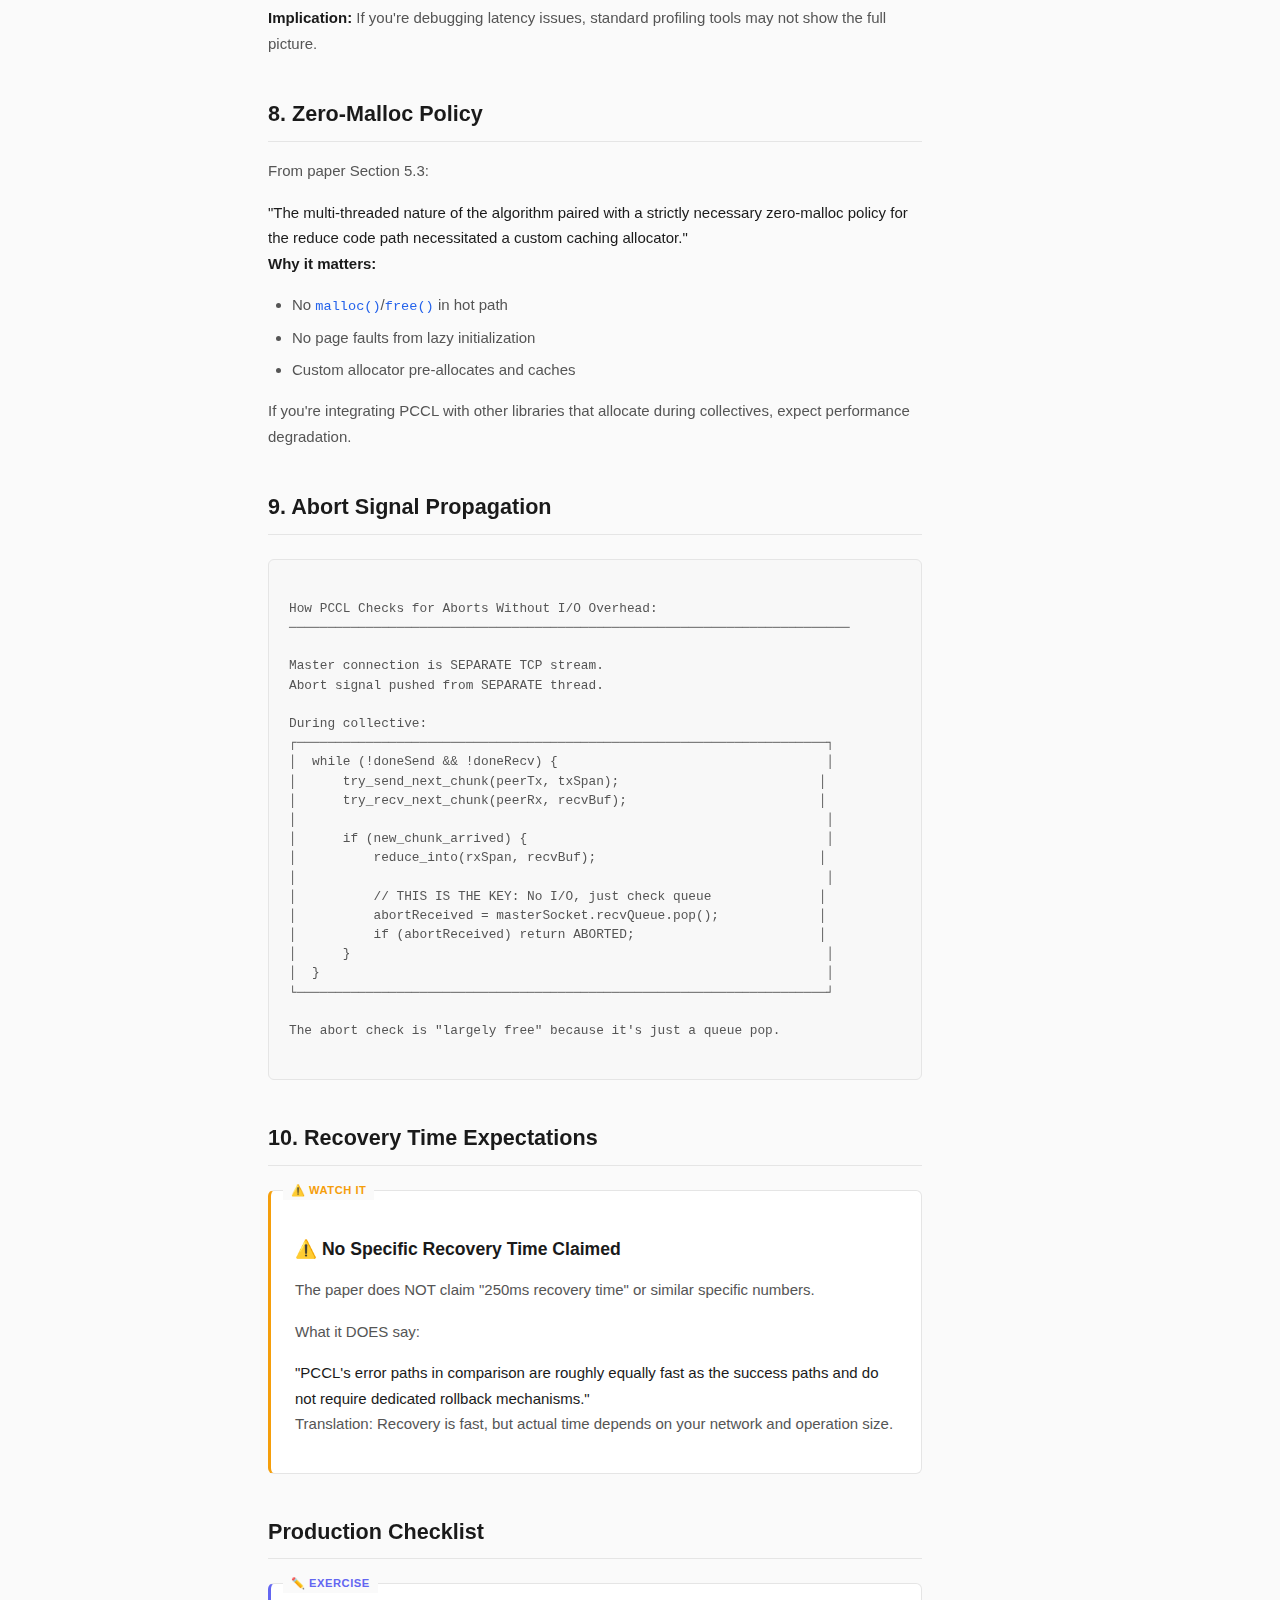
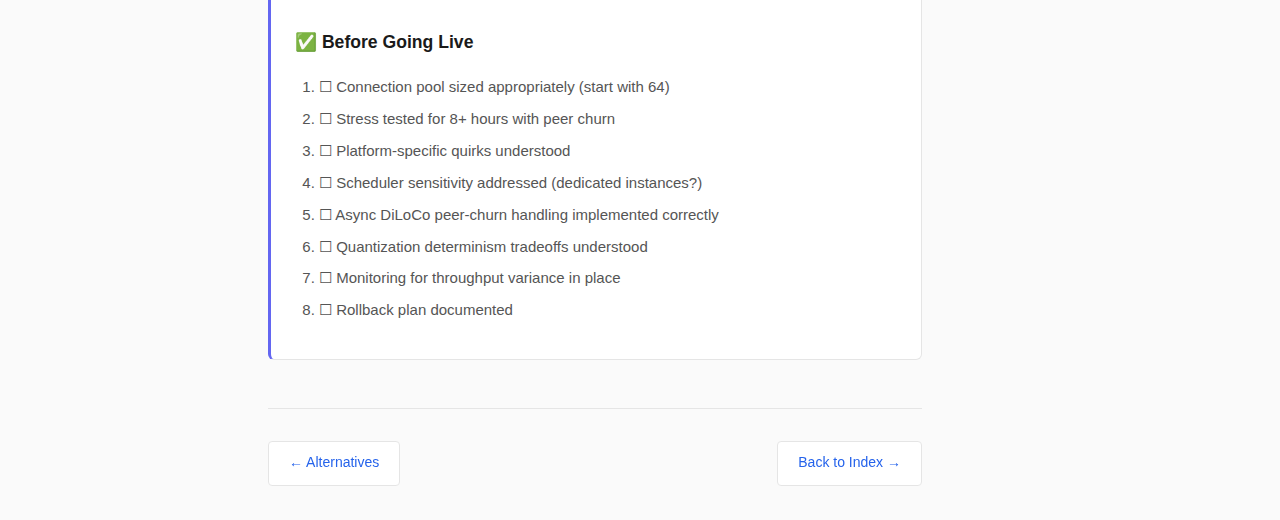
<file: appendix-production.html>
<!DOCTYPE html>
<html lang="en">
<head>
    <meta charset="UTF-8">
    <meta name="viewport" content="width=device-width, initial-scale=1.0">
    <title>Appendix B: Production Notes - PCCL Guide</title>
    <link rel="stylesheet" href="styles.css">
</head>
<body>
    <nav class="sidebar">
        <div class="book-title">📚 PCCL Guide</div>
        <ul>
            <li><a href="index.html">Home</a></li>
            <li><a href="chapter0-prerequisites.html">0. Prerequisites</a></li>
            <li><a href="chapter1-introduction.html">1. The Problem</a></li>
            <li><a href="chapter2-architecture.html">2. Architecture</a></li>
            <li><a href="chapter3-state-machines.html">3. State Machines</a></li>
            <li><a href="chapter4-ring-allreduce.html">4. Ring All-Reduce</a></li>
            <li><a href="chapter5-fault-tolerance.html">5. Fault Tolerance</a></li>
            <li><a href="chapter6-diloco.html">6. DiLoCo Family</a></li>
            <li><a href="chapter7-implementation.html">7. Implementation</a></li>
            <li><a href="chapter8-benchmarks.html">8. Benchmarks</a></li>
            <li><a href="chapter9-build-your-own.html">9. Build Your Own</a></li>
            <li><a href="chapter10-deployment.html">10. Deployment</a></li>
            <li><a href="appendix-alternatives.html">A. Alternatives</a></li>
            <li><a href="appendix-production.html" class="active">B. Production Notes</a></li>
        </ul>
    </nav>
    <main class="content">
        <h1>Appendix B: Production Notes</h1>
        <p class="subtitle">What the Paper Authors Learned the Hard Way</p>

        <div class="watch-it" style="background: #f8d7da; border-left: 4px solid #dc3545; padding: 1rem;">
            <h3>🔴 READ THIS BEFORE DEPLOYING</h3>
            <p>This appendix contains critical operational details from the PCCL paper that are easy to miss but essential for production deployments.</p>
        </div>

        <h2>1. Connection Pool Sizing</h2>

        <div class="watch-it" style="background: #fff3cd; border-left: 4px solid #ffc107;">
            <h3>⚠️ CRITICAL: Single Connection = 90% Bandwidth Loss</h3>
            <p>From paper Section 6.2:</p>
            <ul>
                <li>Europe West: 1 conn = 3.6 Gbit/s → 64 conn = 45 Gbit/s</li>
                <li>Cross-continental: 1 conn = ~5 Gbit/s → 100 conn = 40+ Gbit/s</li>
            </ul>
            <p><strong>Recommendation:</strong> Start with 64 connections, tune based on your network.</p>
        </div>

        <h2>2. Platform-Specific Quirks</h2>

        <p>From paper Section 5.1:</p>

        <table>
            <tr>
                <th>Platform</th>
                <th>Issue</th>
                <th>Workaround</th>
            </tr>
            <tr>
                <td><strong>macOS (XNU)</strong></td>
                <td>Send buffer exhaustion handling bugs</td>
                <td>PCCL has workarounds; monitor for hangs</td>
            </tr>
            <tr>
                <td><strong>Windows (WSA)</strong></td>
                <td>Drastically different error codes</td>
                <td>PCCL handles internally</td>
            </tr>
            <tr>
                <td><strong>Windows</strong></td>
                <td>Half-close drain behavior differs</td>
                <td>PCCL handles internally</td>
            </tr>
            <tr>
                <td><strong>Docker</strong></td>
                <td>Socket implementation quirks in containers</td>
                <td>Test thoroughly in your container setup</td>
            </tr>
            <tr>
                <td><strong>All platforms</strong></td>
                <td>recv() blocking behavior varies with close()/shutdown()</td>
                <td>PCCL handles internally</td>
            </tr>
        </table>

        <div class="remember-this">
            <h3>💡 The Paper's Advice</h3>
            <p>"We relied on extensive CI testing and long-running stress testing simulating extreme conditions of peer churn to validate behavior."</p>
            <p><strong>Translation:</strong> They found bugs by running 8-hour stress tests. You should too.</p>
        </div>

        <h2>3. Scheduler Sensitivity</h2>

        <div class="watch-it">
            <h3>⚠️ PCCL is Latency-Sensitive</h3>
            <p>From paper Section 6.1:</p>
            <blockquote>
                "PCCL must perform many futex syscalls during the course of performing a collective operation. Thus PCCL is more sensitive to OS scheduler-induced latencies and achieved throughput is therefore subject to higher variance."
            </blockquote>
        </div>

        <p><strong>Implications:</strong></p>
        <ul>
            <li>Avoid noisy neighbors on shared VMs</li>
            <li>Consider CPU pinning for PCCL threads</li>
            <li>Monitor for throughput variance</li>
            <li>Dedicated instances recommended for production</li>
        </ul>

        <h2>4. Async DiLoCo: The Full Algorithm</h2>

        <p>The simplified version in Chapter 6 omits critical peer-churn handling. Here's what actually happens:</p>

        <div class="diagram">
Async DiLoCo with Peer Churn (Paper Algorithm 4):
─────────────────────────────────────────────────────────────────────────

When new peer joins mid-training:

1. Check are_peers_pending() [micro-consensus, no I/O overhead]
   │
2. If pending peers exist:
   │
   ├─► Wait for in-flight all-reduce to complete
   │
   ├─► updateTopology() - accept new peers
   │
   ├─► syncSharedState(enforcePopular) - sync aggregator params
   │
   └─► θ_local ← θ_global

3. After outer optimizer step (for existing peers):
   │
   └─► syncSharedState(sendOnly) - provide result to newcomers

4. For newcomers who missed previous all-reduce:
   │
   └─► syncSharedState(receiveOnly) - "eavesdrop" on result
        </div>

        <div class="watch-it">
            <h3>⚠️ Two Shared State Syncs Required</h3>
            <p>When peers join, you need TWO syncSharedState calls:</p>
            <ol>
                <li><code>enforcePopular</code> - Initial sync when peer joins</li>
                <li><code>sendOnly/receiveOnly</code> - Provide result of all-reduce newcomer missed</li>
            </ol>
            <p>The second sync uses <code>sendOnly</code> for existing peers and <code>receiveOnly</code> for newcomers to prevent newcomers' state from being chosen if more newcomers than existing peers.</p>
        </div>

        <h2>5. Quantization Determinism Tradeoff</h2>

        <p>From paper Section 5.3.1:</p>

        <div class="code-block">
<pre><code>// The problem:
D(Q(x)) ≠ x

// Dequantization doesn't recover original values.
// Each peer has higher precision for its OWN contribution.

// Option A: Discard extra precision (bit-identical)
// Option B: Keep extra precision (better approximation as world_size grows)

// PCCL chooses Option A for determinism.</code></pre>
        </div>

        <div class="remember-this">
            <h3>💡 "Lingering Precision"</h3>
            <p>If you keep the extra precision from local data, the fully-reduced result on peer A will differ from peer B by the precision that A has for its own contribution but B doesn't have.</p>
            <p>PCCL discards this to maintain bit-identical results across all peers.</p>
        </div>

        <h2>6. PTX Determinism Verification</h2>

        <p>The paper verified <code>__nv_expf</code> produces identical bits across:</p>
        <ul>
            <li>GTX 980 Ti (sm_52)</li>
            <li>GTX 1060 (sm_61)</li>
            <li>RTX 4090 (sm_89)</li>
            <li>GH 200 (sm_90)</li>
            <li>B200 (sm_100)</li>
        </ul>

        <p>Test: Hash output bits across all 2^32 float bit-patterns. Result:</p>
        <div class="code-block">
<pre><code>Sum of bits: 4602279786742895247
XOR of bits: 0x45ABDA35

// Identical on ALL tested architectures!</code></pre>
        </div>

        <div class="watch-it">
            <h3>⚠️ Not All PTX is Deterministic</h3>
            <p>NVIDIA provides only a "soft guarantee" of forward compatibility. Some intrinsics may behave differently across architectures. The paper only verified <code>__nv_expf</code>.</p>
            <p>If your outer optimizer uses other intrinsics, verify them yourself.</p>
        </div>

        <h2>7. threadpark: Why C++ Primitives Weren't Enough</h2>

        <p>From paper Section 5.2:</p>

        <blockquote>
            "C++ synchronization primitives such as condition variables proved insufficient in terms of wake-up latency."
        </blockquote>

        <p>PCCL uses custom <code>threadpark</code> library with:</p>
        <ul>
            <li>Linux: <code>futex</code></li>
            <li>macOS: <code>__ulock_wait</code></li>
            <li>Windows: <code>WakeByAddressSingle</code></li>
            <li>FreeBSD/OpenBSD: futex equivalents</li>
        </ul>

        <p><strong>Implication:</strong> If you're debugging latency issues, standard profiling tools may not show the full picture.</p>

        <h2>8. Zero-Malloc Policy</h2>

        <p>From paper Section 5.3:</p>

        <blockquote>
            "The multi-threaded nature of the algorithm paired with a strictly necessary zero-malloc policy for the reduce code path necessitated a custom caching allocator."
        </blockquote>

        <p><strong>Why it matters:</strong></p>
        <ul>
            <li>No <code>malloc()</code>/<code>free()</code> in hot path</li>
            <li>No page faults from lazy initialization</li>
            <li>Custom allocator pre-allocates and caches</li>
        </ul>

        <p>If you're integrating PCCL with other libraries that allocate during collectives, expect performance degradation.</p>

        <h2>9. Abort Signal Propagation</h2>

        <div class="diagram">
How PCCL Checks for Aborts Without I/O Overhead:
─────────────────────────────────────────────────────────────────────────

Master connection is SEPARATE TCP stream.
Abort signal pushed from SEPARATE thread.

During collective:
┌─────────────────────────────────────────────────────────────────────┐
│  while (!doneSend && !doneRecv) {                                   │
│      try_send_next_chunk(peerTx, txSpan);                          │
│      try_recv_next_chunk(peerRx, recvBuf);                         │
│                                                                     │
│      if (new_chunk_arrived) {                                       │
│          reduce_into(rxSpan, recvBuf);                             │
│                                                                     │
│          // THIS IS THE KEY: No I/O, just check queue              │
│          abortReceived = masterSocket.recvQueue.pop();             │
│          if (abortReceived) return ABORTED;                        │
│      }                                                              │
│  }                                                                  │
└─────────────────────────────────────────────────────────────────────┘

The abort check is "largely free" because it's just a queue pop.
        </div>

        <h2>10. Recovery Time Expectations</h2>

        <div class="watch-it">
            <h3>⚠️ No Specific Recovery Time Claimed</h3>
            <p>The paper does NOT claim "250ms recovery time" or similar specific numbers.</p>
            <p>What it DOES say:</p>
            <blockquote>
                "PCCL's error paths in comparison are roughly equally fast as the success paths and do not require dedicated rollback mechanisms."
            </blockquote>
            <p>Translation: Recovery is fast, but actual time depends on your network and operation size.</p>
        </div>

        <h2>Production Checklist</h2>

        <div class="exercise">
            <h3>✅ Before Going Live</h3>
            <ol>
                <li>☐ Connection pool sized appropriately (start with 64)</li>
                <li>☐ Stress tested for 8+ hours with peer churn</li>
                <li>☐ Platform-specific quirks understood</li>
                <li>☐ Scheduler sensitivity addressed (dedicated instances?)</li>
                <li>☐ Async DiLoCo peer-churn handling implemented correctly</li>
                <li>☐ Quantization determinism tradeoffs understood</li>
                <li>☐ Monitoring for throughput variance in place</li>
                <li>☐ Rollback plan documented</li>
            </ol>
        </div>

        <div class="navigation">
            <a href="appendix-alternatives.html" class="prev">← Alternatives</a>
            <a href="index.html" class="next">Back to Index →</a>
        </div>
    </main>
    <aside class="glossary-sidebar">
        <div class="glossary-title">📖 Jargon Buster</div>
        <div class="glossary-item">
            <div class="glossary-term">futex</div>
            <div class="glossary-def">Fast userspace mutex. Linux syscall for low-latency synchronization.</div>
        </div>
        <div class="glossary-item">
            <div class="glossary-term">__ulock_wait</div>
            <div class="glossary-def">macOS equivalent of futex. Undocumented but used by PCCL.</div>
        </div>
        <div class="glossary-item">
            <div class="glossary-term">WSA</div>
            <div class="glossary-def">Windows Sockets API. Different error codes than BSD sockets.</div>
        </div>
        <div class="glossary-item">
            <div class="glossary-term">XNU</div>
            <div class="glossary-def">macOS kernel. Has quirks with send buffer exhaustion.</div>
        </div>
        <div class="glossary-item">
            <div class="glossary-term">enforcePopular</div>
            <div class="glossary-def">Sync strategy: majority hash wins. Default for most syncs.</div>
        </div>
        <div class="glossary-item">
            <div class="glossary-term">sendOnly/receiveOnly</div>
            <div class="glossary-def">Sync strategies for newcomer integration. Prevents newcomer state from being chosen.</div>
        </div>
        <div class="glossary-item">
            <div class="glossary-term">Lingering Precision</div>
            <div class="glossary-def">Extra precision from local data that other peers don't have. Discarded for determinism.</div>
        </div>
        <div class="glossary-item">
            <div class="glossary-term">PTX</div>
            <div class="glossary-def">Parallel Thread Execution. NVIDIA's intermediate representation for GPU code.</div>
        </div>
    </aside>
</body>
</html>
</file>
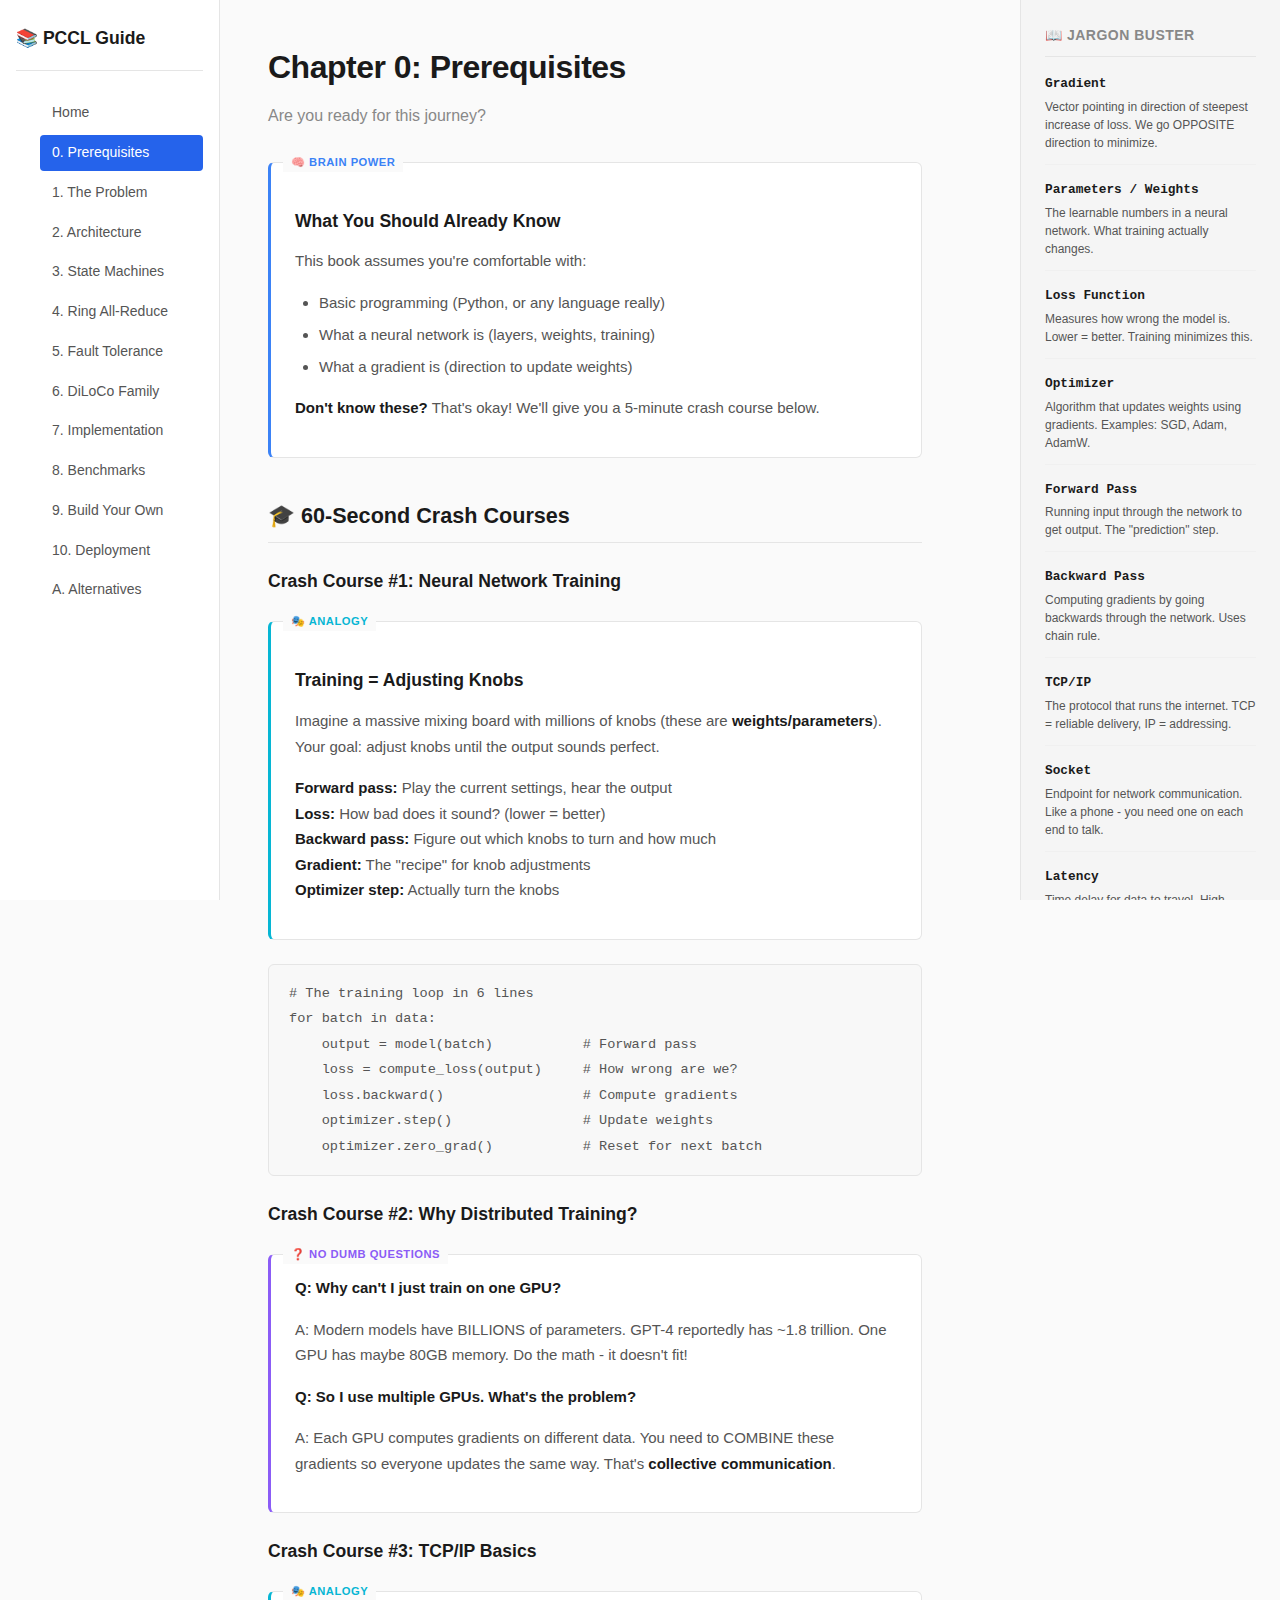
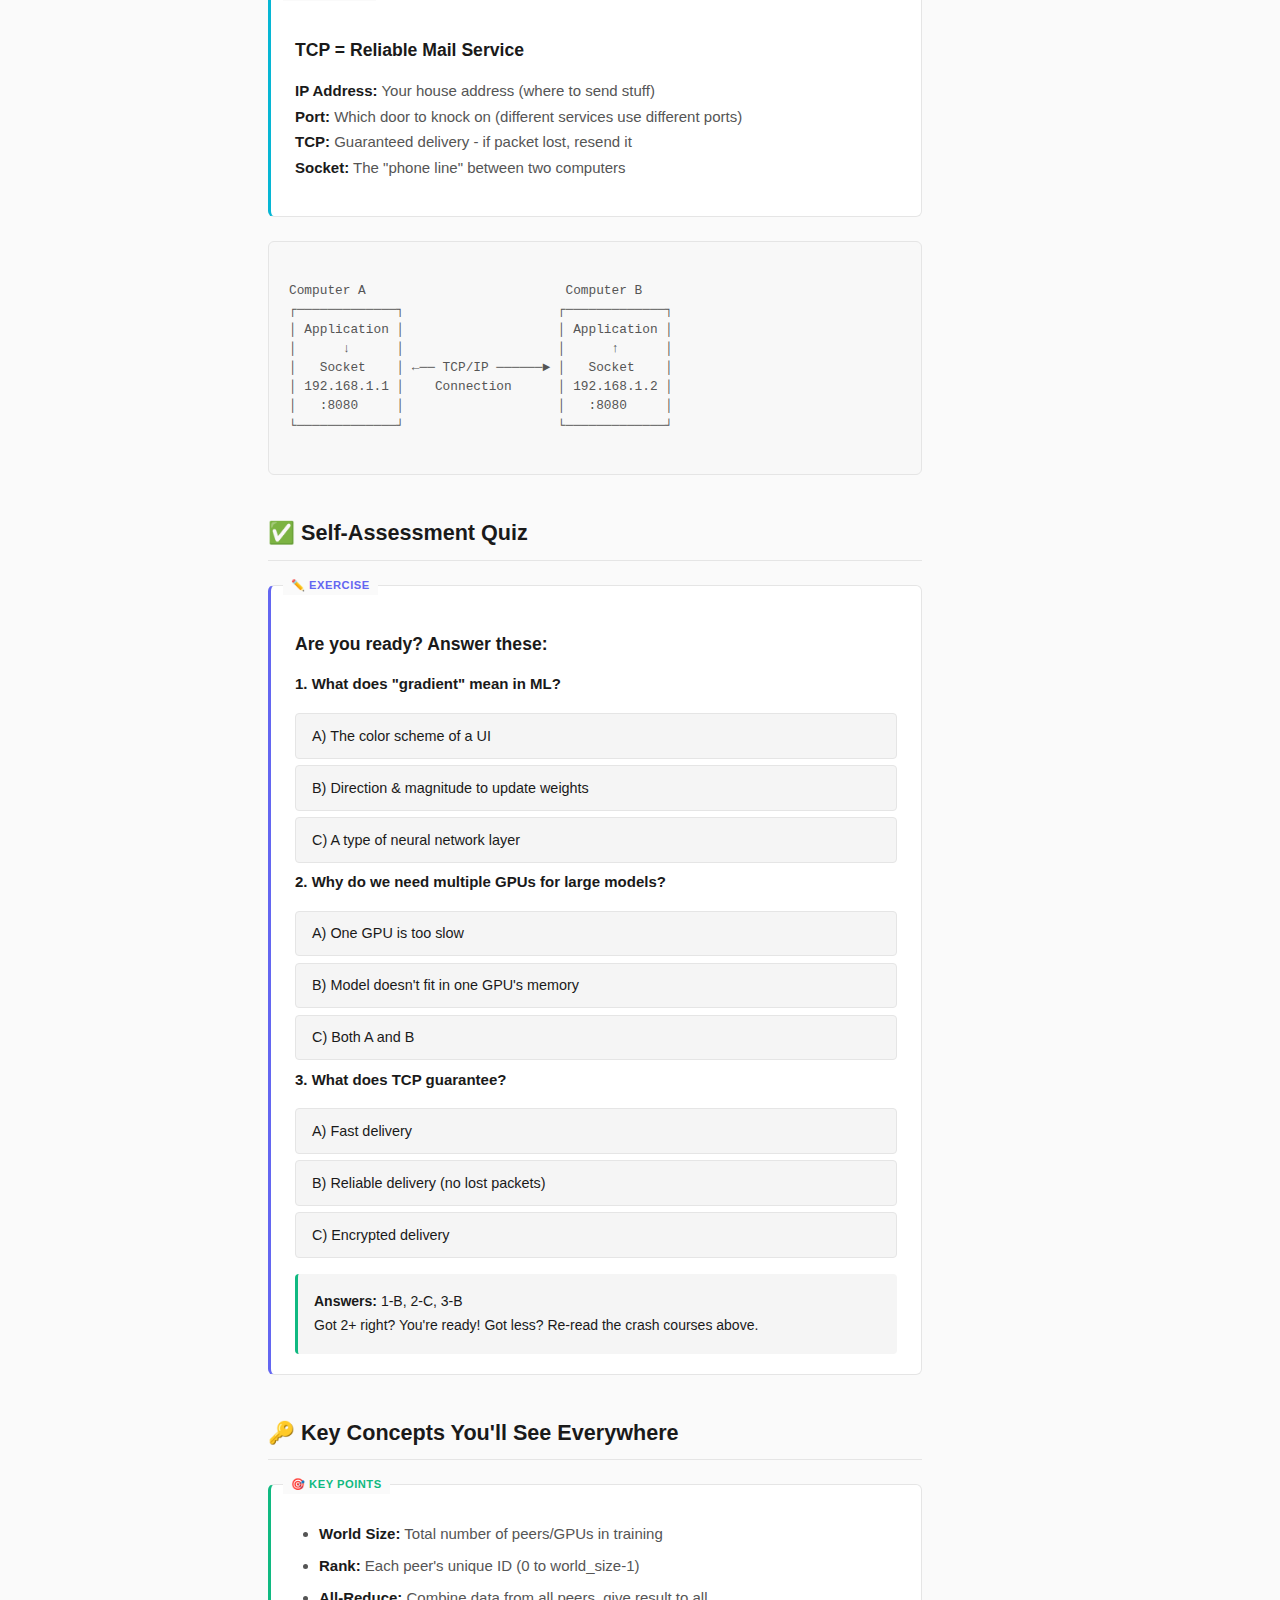
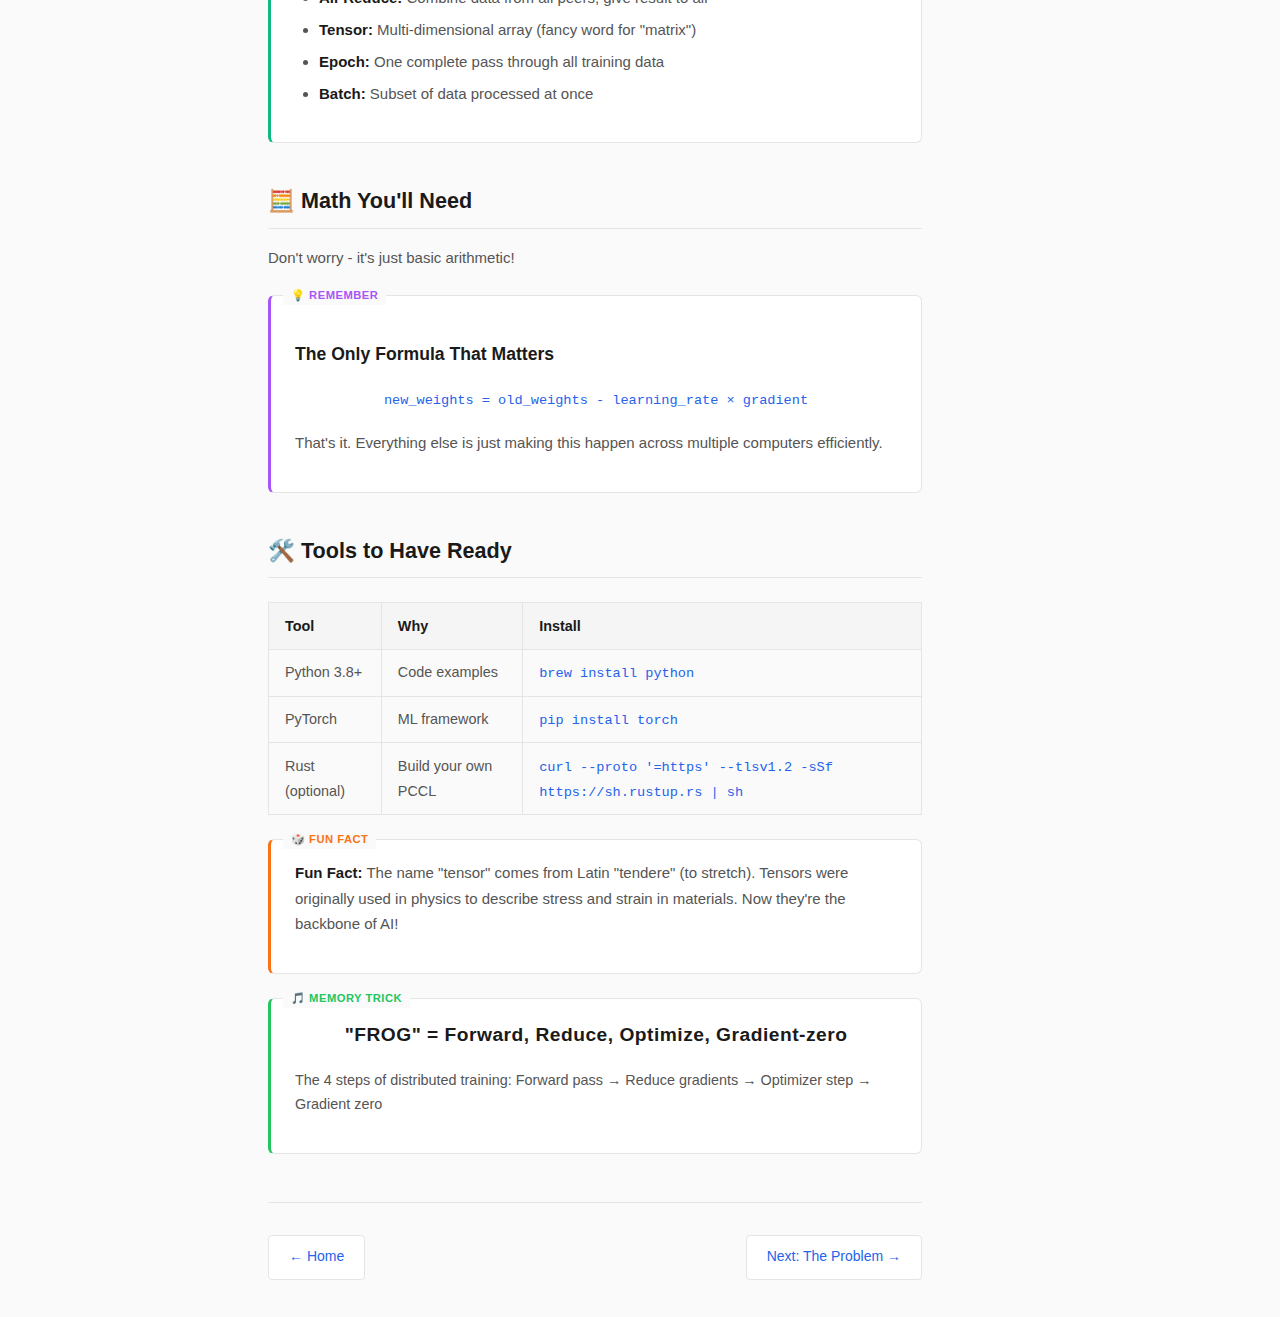
<file: chapter0-prerequisites.html>
<!DOCTYPE html>
<html lang="en">
<head>
    <meta charset="UTF-8">
    <meta name="viewport" content="width=device-width, initial-scale=1.0">
    <title>Chapter 0: Prerequisites - PCCL Guide</title>
    <link rel="stylesheet" href="styles.css">
</head>
<body>
    <nav class="sidebar">
        <div class="book-title">📚 PCCL Guide</div>
        <ul>
            <li><a href="index.html">Home</a></li>
            <li><a href="chapter0-prerequisites.html" class="active">0. Prerequisites</a></li>
            <li><a href="chapter1-introduction.html">1. The Problem</a></li>
            <li><a href="chapter2-architecture.html">2. Architecture</a></li>
            <li><a href="chapter3-state-machines.html">3. State Machines</a></li>
            <li><a href="chapter4-ring-allreduce.html">4. Ring All-Reduce</a></li>
            <li><a href="chapter5-fault-tolerance.html">5. Fault Tolerance</a></li>
            <li><a href="chapter6-diloco.html">6. DiLoCo Family</a></li>
            <li><a href="chapter7-implementation.html">7. Implementation</a></li>
            <li><a href="chapter8-benchmarks.html">8. Benchmarks</a></li>
            <li><a href="chapter9-build-your-own.html">9. Build Your Own</a></li>
            <li><a href="chapter10-deployment.html">10. Deployment</a></li>
            <li><a href="appendix-alternatives.html">A. Alternatives</a></li>
        </ul>
    </nav>

    <main class="content">
        <h1>Chapter 0: Prerequisites</h1>
        <p class="subtitle">Are you ready for this journey?</p>

        <div class="brain-power">
            <h3>What You Should Already Know</h3>
            <p>This book assumes you're comfortable with:</p>
            <ul>
                <li>Basic programming (Python, or any language really)</li>
                <li>What a neural network is (layers, weights, training)</li>
                <li>What a gradient is (direction to update weights)</li>
            </ul>
            <p><strong>Don't know these?</strong> That's okay! We'll give you a 5-minute crash course below.</p>
        </div>

        <h2>🎓 60-Second Crash Courses</h2>

        <h3>Crash Course #1: Neural Network Training</h3>
        
        <div class="analogy-box">
            <h3>Training = Adjusting Knobs</h3>
            <p>Imagine a massive mixing board with millions of knobs (these are <strong>weights/parameters</strong>). Your goal: adjust knobs until the output sounds perfect.</p>
            <p><strong>Forward pass:</strong> Play the current settings, hear the output<br>
            <strong>Loss:</strong> How bad does it sound? (lower = better)<br>
            <strong>Backward pass:</strong> Figure out which knobs to turn and how much<br>
            <strong>Gradient:</strong> The "recipe" for knob adjustments<br>
            <strong>Optimizer step:</strong> Actually turn the knobs</p>
        </div>

        <pre><code># The training loop in 6 lines
for batch in data:
    output = model(batch)           # Forward pass
    loss = compute_loss(output)     # How wrong are we?
    loss.backward()                 # Compute gradients
    optimizer.step()                # Update weights
    optimizer.zero_grad()           # Reset for next batch</code></pre>

        <h3>Crash Course #2: Why Distributed Training?</h3>

        <div class="no-dumb-questions">
            <p><strong>Q: Why can't I just train on one GPU?</strong></p>
            <p>A: Modern models have BILLIONS of parameters. GPT-4 reportedly has ~1.8 trillion. One GPU has maybe 80GB memory. Do the math - it doesn't fit!</p>
            
            <p><strong>Q: So I use multiple GPUs. What's the problem?</strong></p>
            <p>A: Each GPU computes gradients on different data. You need to COMBINE these gradients so everyone updates the same way. That's <strong>collective communication</strong>.</p>
        </div>

        <h3>Crash Course #3: TCP/IP Basics</h3>

        <div class="analogy-box">
            <h3>TCP = Reliable Mail Service</h3>
            <p><strong>IP Address:</strong> Your house address (where to send stuff)<br>
            <strong>Port:</strong> Which door to knock on (different services use different ports)<br>
            <strong>TCP:</strong> Guaranteed delivery - if packet lost, resend it<br>
            <strong>Socket:</strong> The "phone line" between two computers</p>
        </div>

        <div class="diagram">
Computer A                          Computer B
┌─────────────┐                    ┌─────────────┐
│ Application │                    │ Application │
│      ↓      │                    │      ↑      │
│   Socket    │ ←── TCP/IP ──────► │   Socket    │
│ 192.168.1.1 │    Connection      │ 192.168.1.2 │
│   :8080     │                    │   :8080     │
└─────────────┘                    └─────────────┘
        </div>

        <h2>✅ Self-Assessment Quiz</h2>

        <div class="exercise">
            <h3>Are you ready? Answer these:</h3>
            
            <p><strong>1. What does "gradient" mean in ML?</strong></p>
            <div class="quiz-option">A) The color scheme of a UI</div>
            <div class="quiz-option">B) Direction & magnitude to update weights</div>
            <div class="quiz-option">C) A type of neural network layer</div>
            
            <p><strong>2. Why do we need multiple GPUs for large models?</strong></p>
            <div class="quiz-option">A) One GPU is too slow</div>
            <div class="quiz-option">B) Model doesn't fit in one GPU's memory</div>
            <div class="quiz-option">C) Both A and B</div>
            
            <p><strong>3. What does TCP guarantee?</strong></p>
            <div class="quiz-option">A) Fast delivery</div>
            <div class="quiz-option">B) Reliable delivery (no lost packets)</div>
            <div class="quiz-option">C) Encrypted delivery</div>
            
            <div class="answer-reveal">
                <strong>Answers:</strong> 1-B, 2-C, 3-B<br>
                Got 2+ right? You're ready! Got less? Re-read the crash courses above.
            </div>
        </div>

        <h2>🔑 Key Concepts You'll See Everywhere</h2>

        <div class="bullet-points">
            <ul>
                <li><strong>World Size:</strong> Total number of peers/GPUs in training</li>
                <li><strong>Rank:</strong> Each peer's unique ID (0 to world_size-1)</li>
                <li><strong>All-Reduce:</strong> Combine data from all peers, give result to all</li>
                <li><strong>Tensor:</strong> Multi-dimensional array (fancy word for "matrix")</li>
                <li><strong>Epoch:</strong> One complete pass through all training data</li>
                <li><strong>Batch:</strong> Subset of data processed at once</li>
            </ul>
        </div>

        <h2>🧮 Math You'll Need</h2>

        <p>Don't worry - it's just basic arithmetic!</p>

        <div class="remember-this">
            <h3>The Only Formula That Matters</h3>
            <p style="font-size: 1.2rem; text-align: center;">
                <code>new_weights = old_weights - learning_rate × gradient</code>
            </p>
            <p>That's it. Everything else is just making this happen across multiple computers efficiently.</p>
        </div>

        <h2>🛠️ Tools to Have Ready</h2>

        <table>
            <tr>
                <th>Tool</th>
                <th>Why</th>
                <th>Install</th>
            </tr>
            <tr>
                <td>Python 3.8+</td>
                <td>Code examples</td>
                <td><code>brew install python</code></td>
            </tr>
            <tr>
                <td>PyTorch</td>
                <td>ML framework</td>
                <td><code>pip install torch</code></td>
            </tr>
            <tr>
                <td>Rust (optional)</td>
                <td>Build your own PCCL</td>
                <td><code>curl --proto '=https' --tlsv1.2 -sSf https://sh.rustup.rs | sh</code></td>
            </tr>
        </table>

        <div class="trivia">
            <p><strong>Fun Fact:</strong> The name "tensor" comes from Latin "tendere" (to stretch). Tensors were originally used in physics to describe stress and strain in materials. Now they're the backbone of AI!</p>
        </div>

        <div class="mnemonic">
            <p class="mnemonic-text">"FROG" = Forward, Reduce, Optimize, Gradient-zero</p>
            <p style="margin-top: 0.5rem; font-size: 0.9rem;">The 4 steps of distributed training: Forward pass → Reduce gradients → Optimizer step → Gradient zero</p>
        </div>

        <div class="navigation">
            <a href="index.html" class="prev">← Home</a>
            <a href="chapter1-introduction.html" class="next">Next: The Problem →</a>
        </div>
    </main>

    <aside class="glossary-sidebar">
        <div class="glossary-title">📖 Jargon Buster</div>
        
        <div class="glossary-item">
            <div class="glossary-term">Gradient</div>
            <div class="glossary-def">Vector pointing in direction of steepest increase of loss. We go OPPOSITE direction to minimize.</div>
        </div>
        
        <div class="glossary-item">
            <div class="glossary-term">Parameters / Weights</div>
            <div class="glossary-def">The learnable numbers in a neural network. What training actually changes.</div>
        </div>
        
        <div class="glossary-item">
            <div class="glossary-term">Loss Function</div>
            <div class="glossary-def">Measures how wrong the model is. Lower = better. Training minimizes this.</div>
        </div>
        
        <div class="glossary-item">
            <div class="glossary-term">Optimizer</div>
            <div class="glossary-def">Algorithm that updates weights using gradients. Examples: SGD, Adam, AdamW.</div>
        </div>
        
        <div class="glossary-item">
            <div class="glossary-term">Forward Pass</div>
            <div class="glossary-def">Running input through the network to get output. The "prediction" step.</div>
        </div>
        
        <div class="glossary-item">
            <div class="glossary-term">Backward Pass</div>
            <div class="glossary-def">Computing gradients by going backwards through the network. Uses chain rule.</div>
        </div>
        
        <div class="glossary-item">
            <div class="glossary-term">TCP/IP</div>
            <div class="glossary-def">The protocol that runs the internet. TCP = reliable delivery, IP = addressing.</div>
        </div>
        
        <div class="glossary-item">
            <div class="glossary-term">Socket</div>
            <div class="glossary-def">Endpoint for network communication. Like a phone - you need one on each end to talk.</div>
        </div>
        
        <div class="glossary-item">
            <div class="glossary-term">Latency</div>
            <div class="glossary-def">Time delay for data to travel. High latency = slow response. Measured in milliseconds.</div>
        </div>
        
        <div class="glossary-item">
            <div class="glossary-term">Bandwidth</div>
            <div class="glossary-def">How much data can flow per second. Like pipe diameter - bigger = more water.</div>
        </div>
        
        <div class="glossary-item">
            <div class="glossary-term">Tensor</div>
            <div class="glossary-def">N-dimensional array. 1D = vector, 2D = matrix, 3D+ = tensor. The data structure of ML.</div>
        </div>
    </aside>
</body>
</html>
</file>
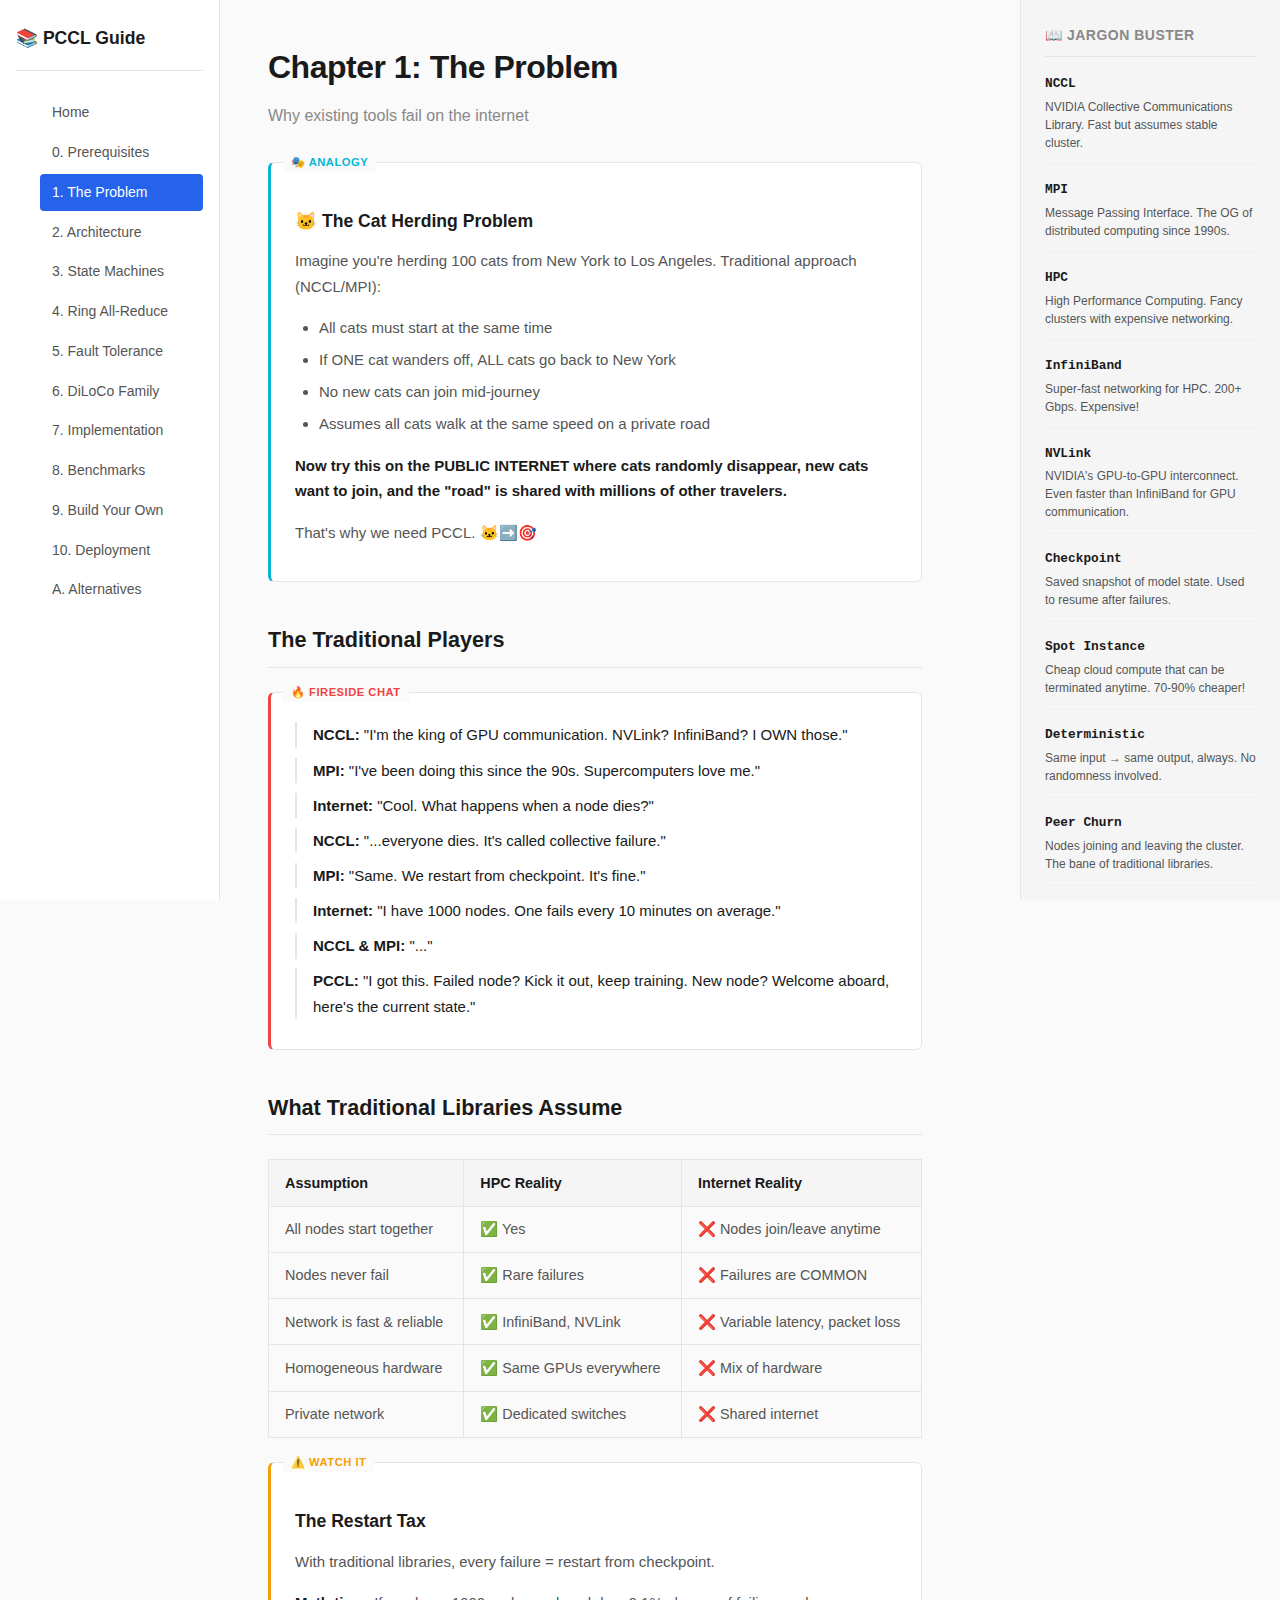
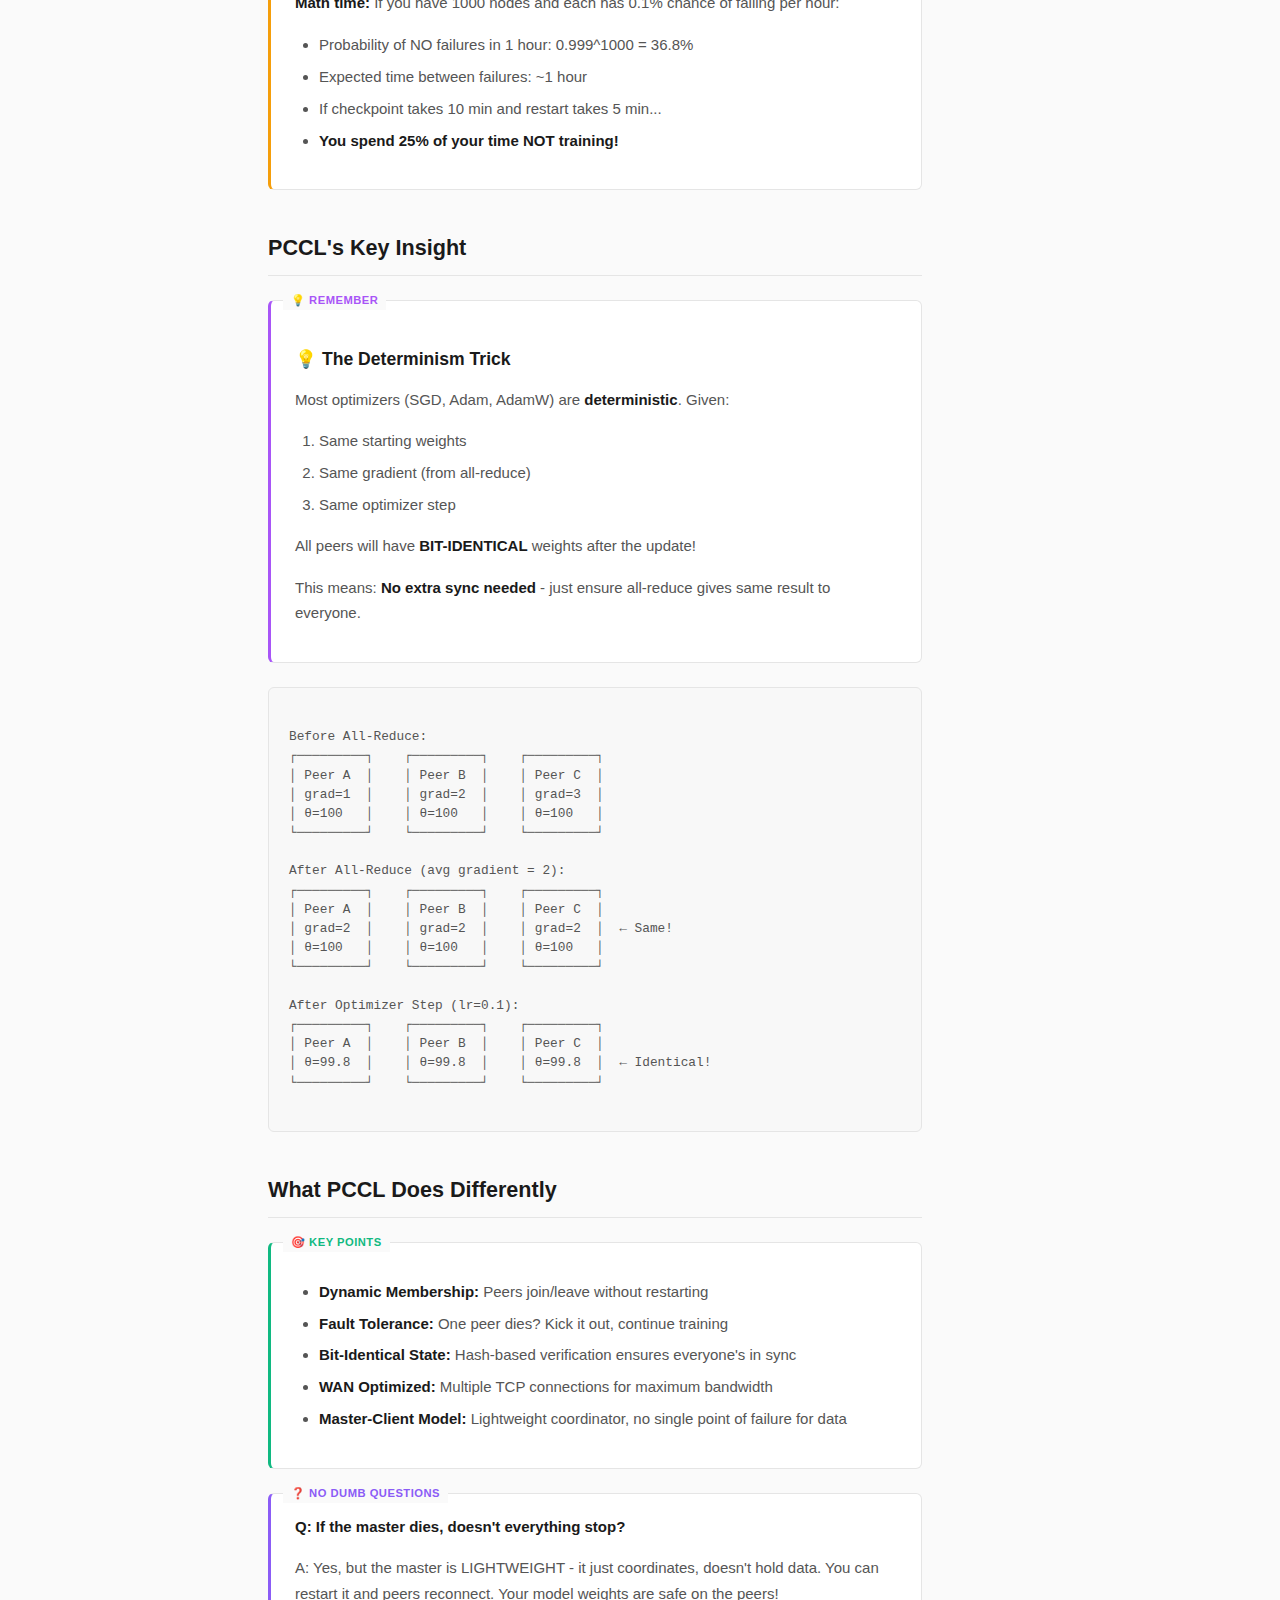
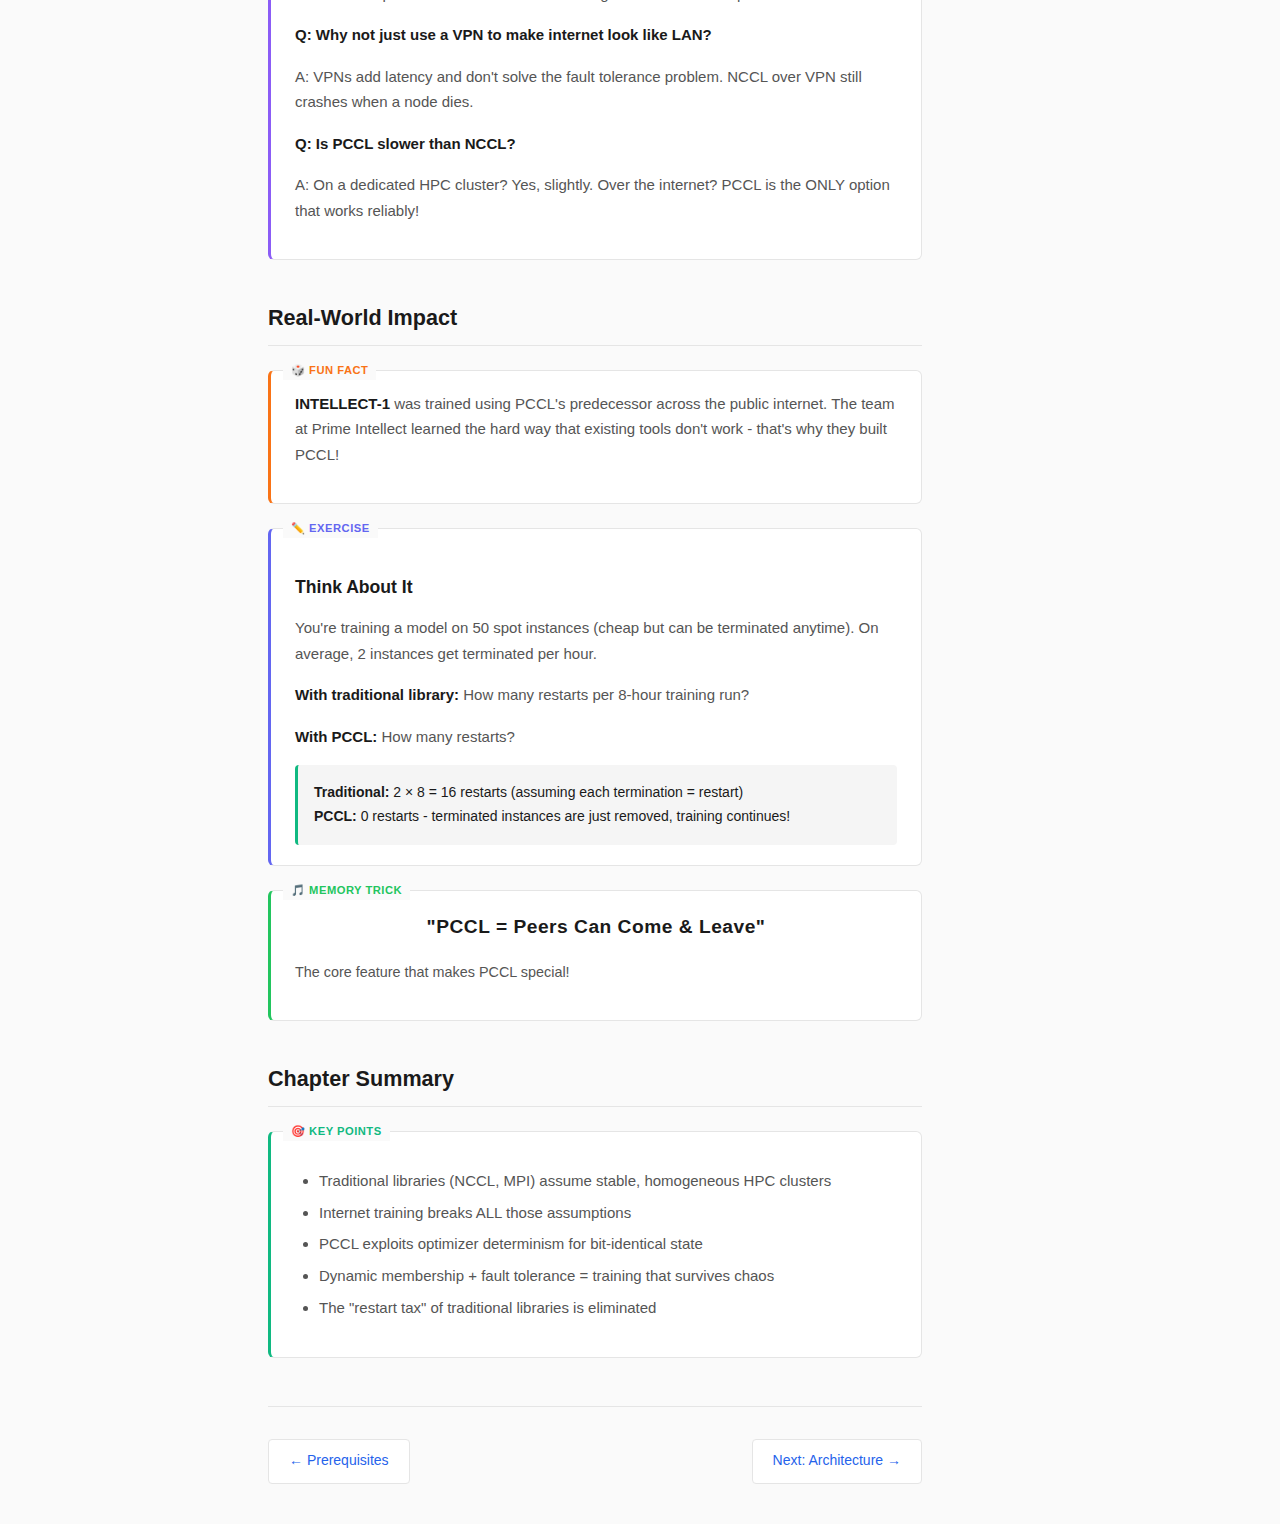
<file: chapter1-introduction.html>
<!DOCTYPE html>
<html lang="en">
<head>
    <meta charset="UTF-8">
    <meta name="viewport" content="width=device-width, initial-scale=1.0">
    <title>Chapter 1: The Problem - PCCL Guide</title>
    <link rel="stylesheet" href="styles.css">
</head>
<body>
    <nav class="sidebar">
        <div class="book-title">📚 PCCL Guide</div>
        <ul>
            <li><a href="index.html">Home</a></li>
            <li><a href="chapter0-prerequisites.html">0. Prerequisites</a></li>
            <li><a href="chapter1-introduction.html" class="active">1. The Problem</a></li>
            <li><a href="chapter2-architecture.html">2. Architecture</a></li>
            <li><a href="chapter3-state-machines.html">3. State Machines</a></li>
            <li><a href="chapter4-ring-allreduce.html">4. Ring All-Reduce</a></li>
            <li><a href="chapter5-fault-tolerance.html">5. Fault Tolerance</a></li>
            <li><a href="chapter6-diloco.html">6. DiLoCo Family</a></li>
            <li><a href="chapter7-implementation.html">7. Implementation</a></li>
            <li><a href="chapter8-benchmarks.html">8. Benchmarks</a></li>
            <li><a href="chapter9-build-your-own.html">9. Build Your Own</a></li>
            <li><a href="chapter10-deployment.html">10. Deployment</a></li>
            <li><a href="appendix-alternatives.html">A. Alternatives</a></li>
        </ul>
    </nav>

    <main class="content">
        <h1>Chapter 1: The Problem</h1>
        <p class="subtitle">Why existing tools fail on the internet</p>

        <div class="analogy-box">
            <h3>🐱 The Cat Herding Problem</h3>
            <p>Imagine you're herding 100 cats from New York to Los Angeles. Traditional approach (NCCL/MPI):</p>
            <ul>
                <li>All cats must start at the same time</li>
                <li>If ONE cat wanders off, ALL cats go back to New York</li>
                <li>No new cats can join mid-journey</li>
                <li>Assumes all cats walk at the same speed on a private road</li>
            </ul>
            <p><strong>Now try this on the PUBLIC INTERNET where cats randomly disappear, new cats want to join, and the "road" is shared with millions of other travelers.</strong></p>
            <p>That's why we need PCCL. 🐱➡️🎯</p>
        </div>

        <h2>The Traditional Players</h2>

        <div class="fireside-chat">
            <div class="chat-message">
                <span class="chat-speaker">NCCL:</span> "I'm the king of GPU communication. NVLink? InfiniBand? I OWN those."
            </div>
            <div class="chat-message">
                <span class="chat-speaker">MPI:</span> "I've been doing this since the 90s. Supercomputers love me."
            </div>
            <div class="chat-message">
                <span class="chat-speaker">Internet:</span> "Cool. What happens when a node dies?"
            </div>
            <div class="chat-message">
                <span class="chat-speaker">NCCL:</span> "...everyone dies. It's called collective failure."
            </div>
            <div class="chat-message">
                <span class="chat-speaker">MPI:</span> "Same. We restart from checkpoint. It's fine."
            </div>
            <div class="chat-message">
                <span class="chat-speaker">Internet:</span> "I have 1000 nodes. One fails every 10 minutes on average."
            </div>
            <div class="chat-message">
                <span class="chat-speaker">NCCL & MPI:</span> "..."
            </div>
            <div class="chat-message">
                <span class="chat-speaker">PCCL:</span> "I got this. Failed node? Kick it out, keep training. New node? Welcome aboard, here's the current state."
            </div>
        </div>

        <h2>What Traditional Libraries Assume</h2>

        <table>
            <tr>
                <th>Assumption</th>
                <th>HPC Reality</th>
                <th>Internet Reality</th>
            </tr>
            <tr>
                <td>All nodes start together</td>
                <td>✅ Yes</td>
                <td>❌ Nodes join/leave anytime</td>
            </tr>
            <tr>
                <td>Nodes never fail</td>
                <td>✅ Rare failures</td>
                <td>❌ Failures are COMMON</td>
            </tr>
            <tr>
                <td>Network is fast & reliable</td>
                <td>✅ InfiniBand, NVLink</td>
                <td>❌ Variable latency, packet loss</td>
            </tr>
            <tr>
                <td>Homogeneous hardware</td>
                <td>✅ Same GPUs everywhere</td>
                <td>❌ Mix of hardware</td>
            </tr>
            <tr>
                <td>Private network</td>
                <td>✅ Dedicated switches</td>
                <td>❌ Shared internet</td>
            </tr>
        </table>

        <div class="watch-it">
            <h3>The Restart Tax</h3>
            <p>With traditional libraries, every failure = restart from checkpoint.</p>
            <p><strong>Math time:</strong> If you have 1000 nodes and each has 0.1% chance of failing per hour:</p>
            <ul>
                <li>Probability of NO failures in 1 hour: 0.999^1000 = 36.8%</li>
                <li>Expected time between failures: ~1 hour</li>
                <li>If checkpoint takes 10 min and restart takes 5 min...</li>
                <li><strong>You spend 25% of your time NOT training!</strong></li>
            </ul>
        </div>

        <h2>PCCL's Key Insight</h2>

        <div class="remember-this">
            <h3>💡 The Determinism Trick</h3>
            <p>Most optimizers (SGD, Adam, AdamW) are <strong>deterministic</strong>. Given:</p>
            <ol>
                <li>Same starting weights</li>
                <li>Same gradient (from all-reduce)</li>
                <li>Same optimizer step</li>
            </ol>
            <p>All peers will have <strong>BIT-IDENTICAL</strong> weights after the update!</p>
            <p>This means: <strong>No extra sync needed</strong> - just ensure all-reduce gives same result to everyone.</p>
        </div>

        <div class="diagram">
Before All-Reduce:
┌─────────┐    ┌─────────┐    ┌─────────┐
│ Peer A  │    │ Peer B  │    │ Peer C  │
│ grad=1  │    │ grad=2  │    │ grad=3  │
│ θ=100   │    │ θ=100   │    │ θ=100   │
└─────────┘    └─────────┘    └─────────┘

After All-Reduce (avg gradient = 2):
┌─────────┐    ┌─────────┐    ┌─────────┐
│ Peer A  │    │ Peer B  │    │ Peer C  │
│ grad=2  │    │ grad=2  │    │ grad=2  │  ← Same!
│ θ=100   │    │ θ=100   │    │ θ=100   │
└─────────┘    └─────────┘    └─────────┘

After Optimizer Step (lr=0.1):
┌─────────┐    ┌─────────┐    ┌─────────┐
│ Peer A  │    │ Peer B  │    │ Peer C  │
│ θ=99.8  │    │ θ=99.8  │    │ θ=99.8  │  ← Identical!
└─────────┘    └─────────┘    └─────────┘
        </div>

        <h2>What PCCL Does Differently</h2>

        <div class="bullet-points">
            <ul>
                <li><strong>Dynamic Membership:</strong> Peers join/leave without restarting</li>
                <li><strong>Fault Tolerance:</strong> One peer dies? Kick it out, continue training</li>
                <li><strong>Bit-Identical State:</strong> Hash-based verification ensures everyone's in sync</li>
                <li><strong>WAN Optimized:</strong> Multiple TCP connections for maximum bandwidth</li>
                <li><strong>Master-Client Model:</strong> Lightweight coordinator, no single point of failure for data</li>
            </ul>
        </div>

        <div class="no-dumb-questions">
            <p><strong>Q: If the master dies, doesn't everything stop?</strong></p>
            <p>A: Yes, but the master is LIGHTWEIGHT - it just coordinates, doesn't hold data. You can restart it and peers reconnect. Your model weights are safe on the peers!</p>
            
            <p><strong>Q: Why not just use a VPN to make internet look like LAN?</strong></p>
            <p>A: VPNs add latency and don't solve the fault tolerance problem. NCCL over VPN still crashes when a node dies.</p>
            
            <p><strong>Q: Is PCCL slower than NCCL?</strong></p>
            <p>A: On a dedicated HPC cluster? Yes, slightly. Over the internet? PCCL is the ONLY option that works reliably!</p>
        </div>

        <h2>Real-World Impact</h2>

        <div class="trivia">
            <p><strong>INTELLECT-1</strong> was trained using PCCL's predecessor across the public internet. The team at Prime Intellect learned the hard way that existing tools don't work - that's why they built PCCL!</p>
        </div>

        <div class="exercise">
            <h3>Think About It</h3>
            <p>You're training a model on 50 spot instances (cheap but can be terminated anytime). On average, 2 instances get terminated per hour.</p>
            <p><strong>With traditional library:</strong> How many restarts per 8-hour training run?</p>
            <p><strong>With PCCL:</strong> How many restarts?</p>
            
            <div class="answer-reveal">
                <strong>Traditional:</strong> 2 × 8 = 16 restarts (assuming each termination = restart)<br>
                <strong>PCCL:</strong> 0 restarts - terminated instances are just removed, training continues!
            </div>
        </div>

        <div class="mnemonic">
            <p class="mnemonic-text">"PCCL = Peers Can Come & Leave"</p>
            <p style="margin-top: 0.5rem; font-size: 0.9rem;">The core feature that makes PCCL special!</p>
        </div>

        <h2>Chapter Summary</h2>

        <div class="bullet-points">
            <ul>
                <li>Traditional libraries (NCCL, MPI) assume stable, homogeneous HPC clusters</li>
                <li>Internet training breaks ALL those assumptions</li>
                <li>PCCL exploits optimizer determinism for bit-identical state</li>
                <li>Dynamic membership + fault tolerance = training that survives chaos</li>
                <li>The "restart tax" of traditional libraries is eliminated</li>
            </ul>
        </div>

        <div class="navigation">
            <a href="chapter0-prerequisites.html" class="prev">← Prerequisites</a>
            <a href="chapter2-architecture.html" class="next">Next: Architecture →</a>
        </div>
    </main>

    <aside class="glossary-sidebar">
        <div class="glossary-title">📖 Jargon Buster</div>
        
        <div class="glossary-item">
            <div class="glossary-term">NCCL</div>
            <div class="glossary-def">NVIDIA Collective Communications Library. Fast but assumes stable cluster.</div>
        </div>
        
        <div class="glossary-item">
            <div class="glossary-term">MPI</div>
            <div class="glossary-def">Message Passing Interface. The OG of distributed computing since 1990s.</div>
        </div>
        
        <div class="glossary-item">
            <div class="glossary-term">HPC</div>
            <div class="glossary-def">High Performance Computing. Fancy clusters with expensive networking.</div>
        </div>
        
        <div class="glossary-item">
            <div class="glossary-term">InfiniBand</div>
            <div class="glossary-def">Super-fast networking for HPC. 200+ Gbps. Expensive!</div>
        </div>
        
        <div class="glossary-item">
            <div class="glossary-term">NVLink</div>
            <div class="glossary-def">NVIDIA's GPU-to-GPU interconnect. Even faster than InfiniBand for GPU communication.</div>
        </div>
        
        <div class="glossary-item">
            <div class="glossary-term">Checkpoint</div>
            <div class="glossary-def">Saved snapshot of model state. Used to resume after failures.</div>
        </div>
        
        <div class="glossary-item">
            <div class="glossary-term">Spot Instance</div>
            <div class="glossary-def">Cheap cloud compute that can be terminated anytime. 70-90% cheaper!</div>
        </div>
        
        <div class="glossary-item">
            <div class="glossary-term">Deterministic</div>
            <div class="glossary-def">Same input → same output, always. No randomness involved.</div>
        </div>
        
        <div class="glossary-item">
            <div class="glossary-term">Peer Churn</div>
            <div class="glossary-def">Nodes joining and leaving the cluster. The bane of traditional libraries.</div>
        </div>
        
        <div class="glossary-item">
            <div class="glossary-term">State Divergence</div>
            <div class="glossary-def">When peers have different weights. BAD - means training is broken.</div>
        </div>
        
        <div class="glossary-item">
            <div class="glossary-term">Bit-Identical</div>
            <div class="glossary-def">Exactly the same at binary level. Not "close" - EXACTLY the same.</div>
        </div>
        
        <div class="glossary-item">
            <div class="glossary-term">Restart Tax</div>
            <div class="glossary-def">Time wasted restarting after failures. Can be 25%+ of total time!</div>
        </div>
    </aside>
</body>
</html>
</file>
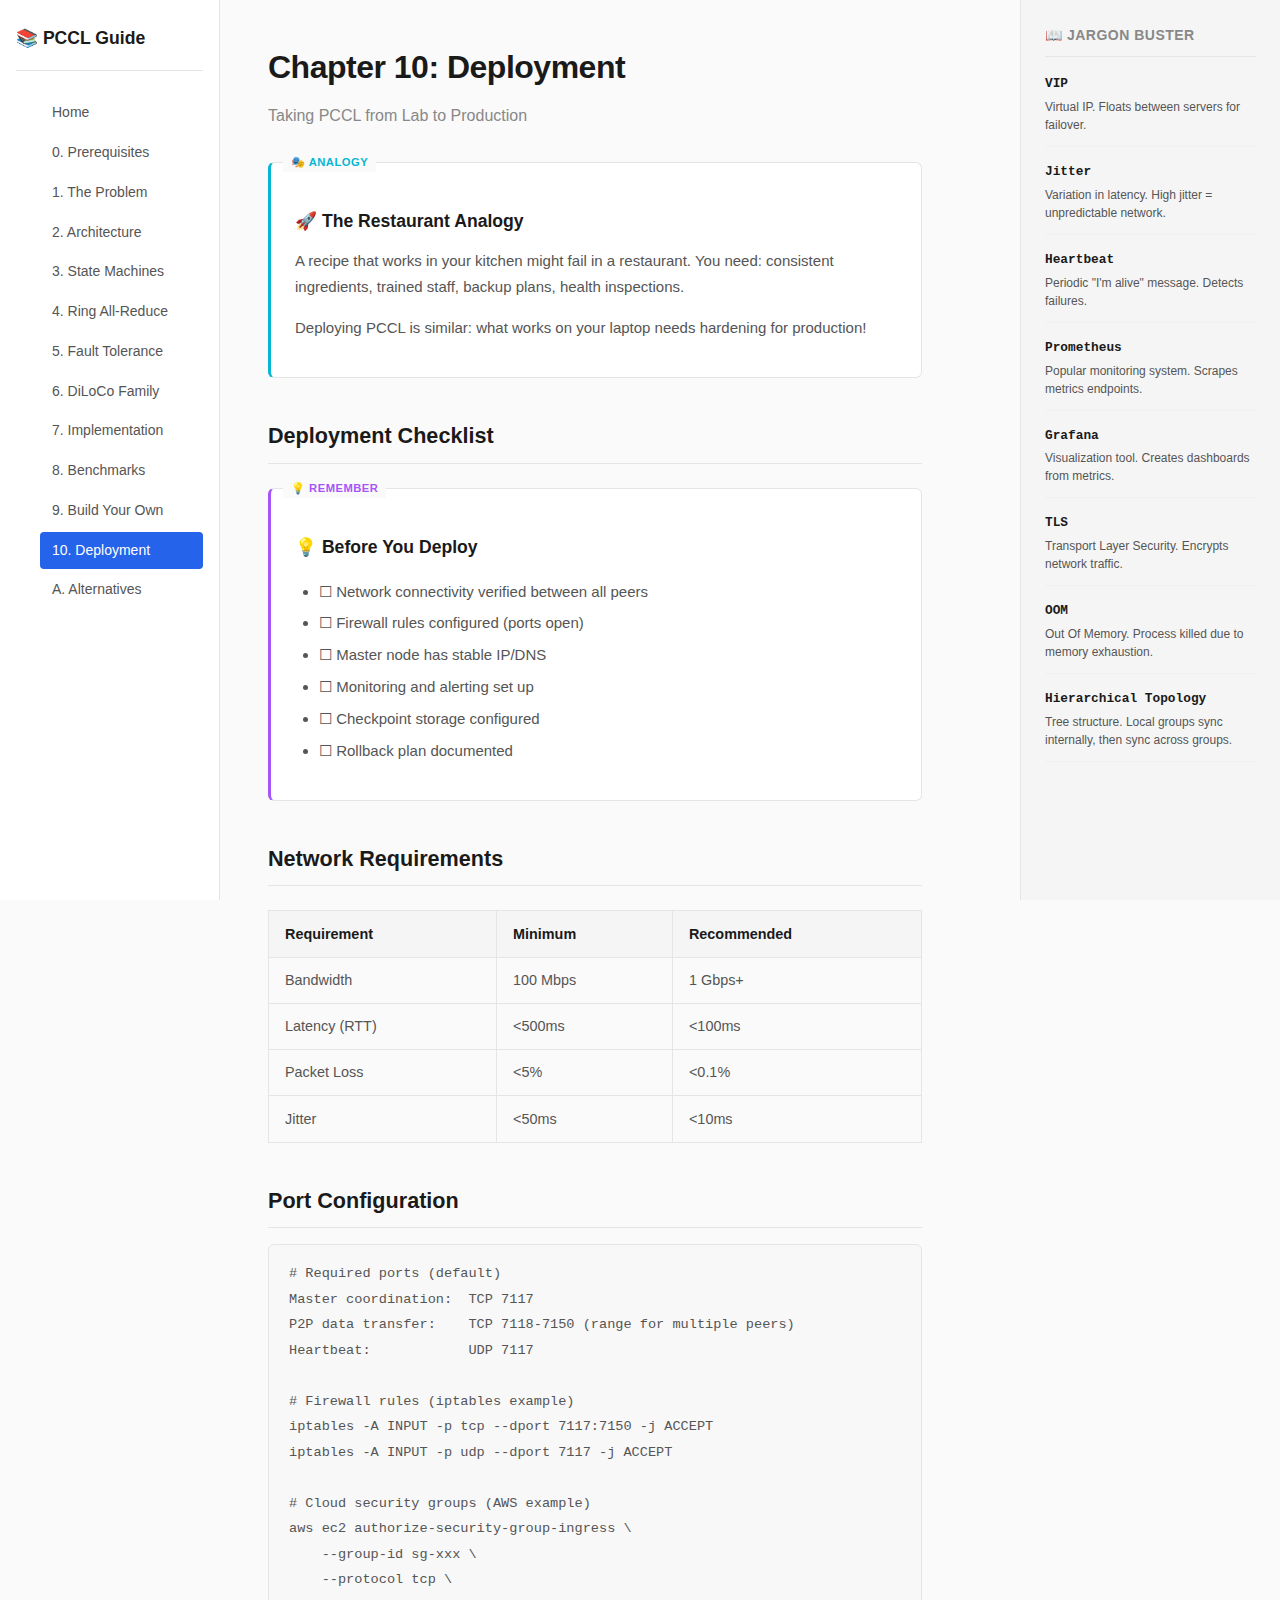
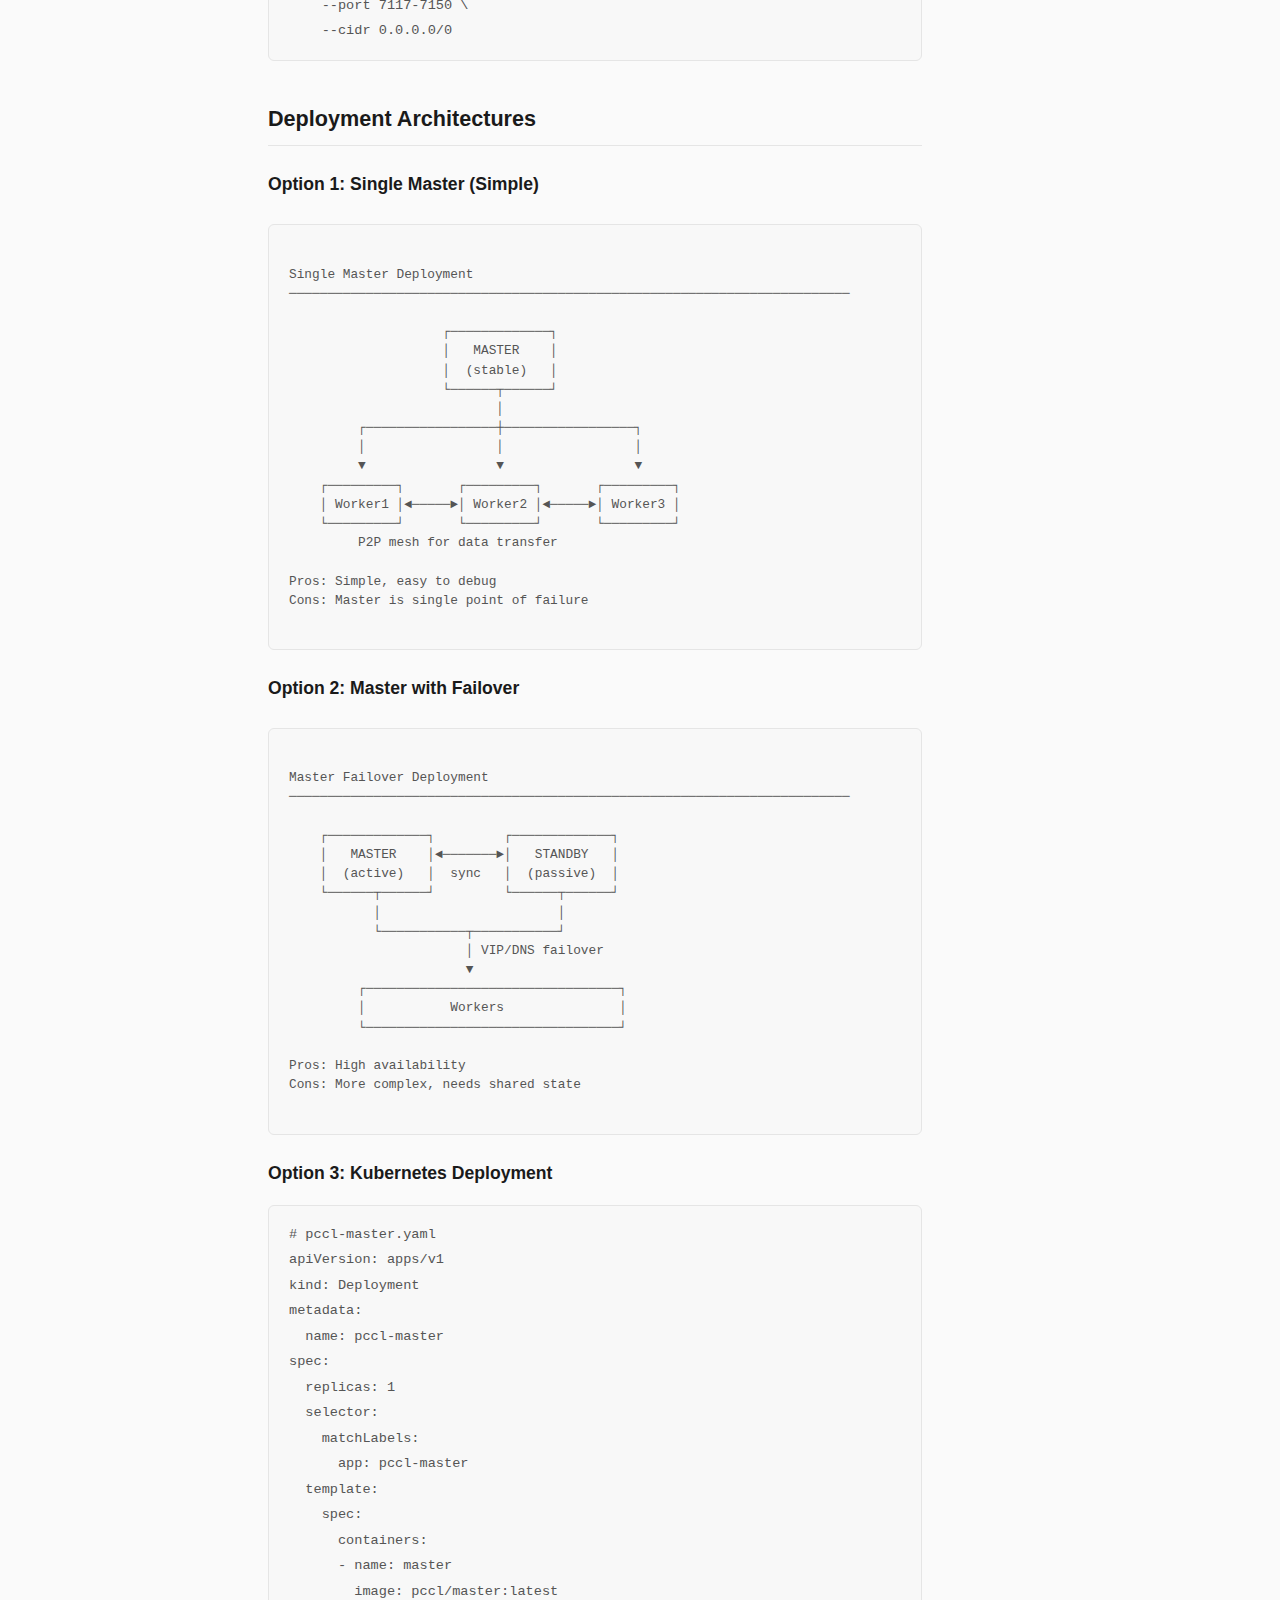
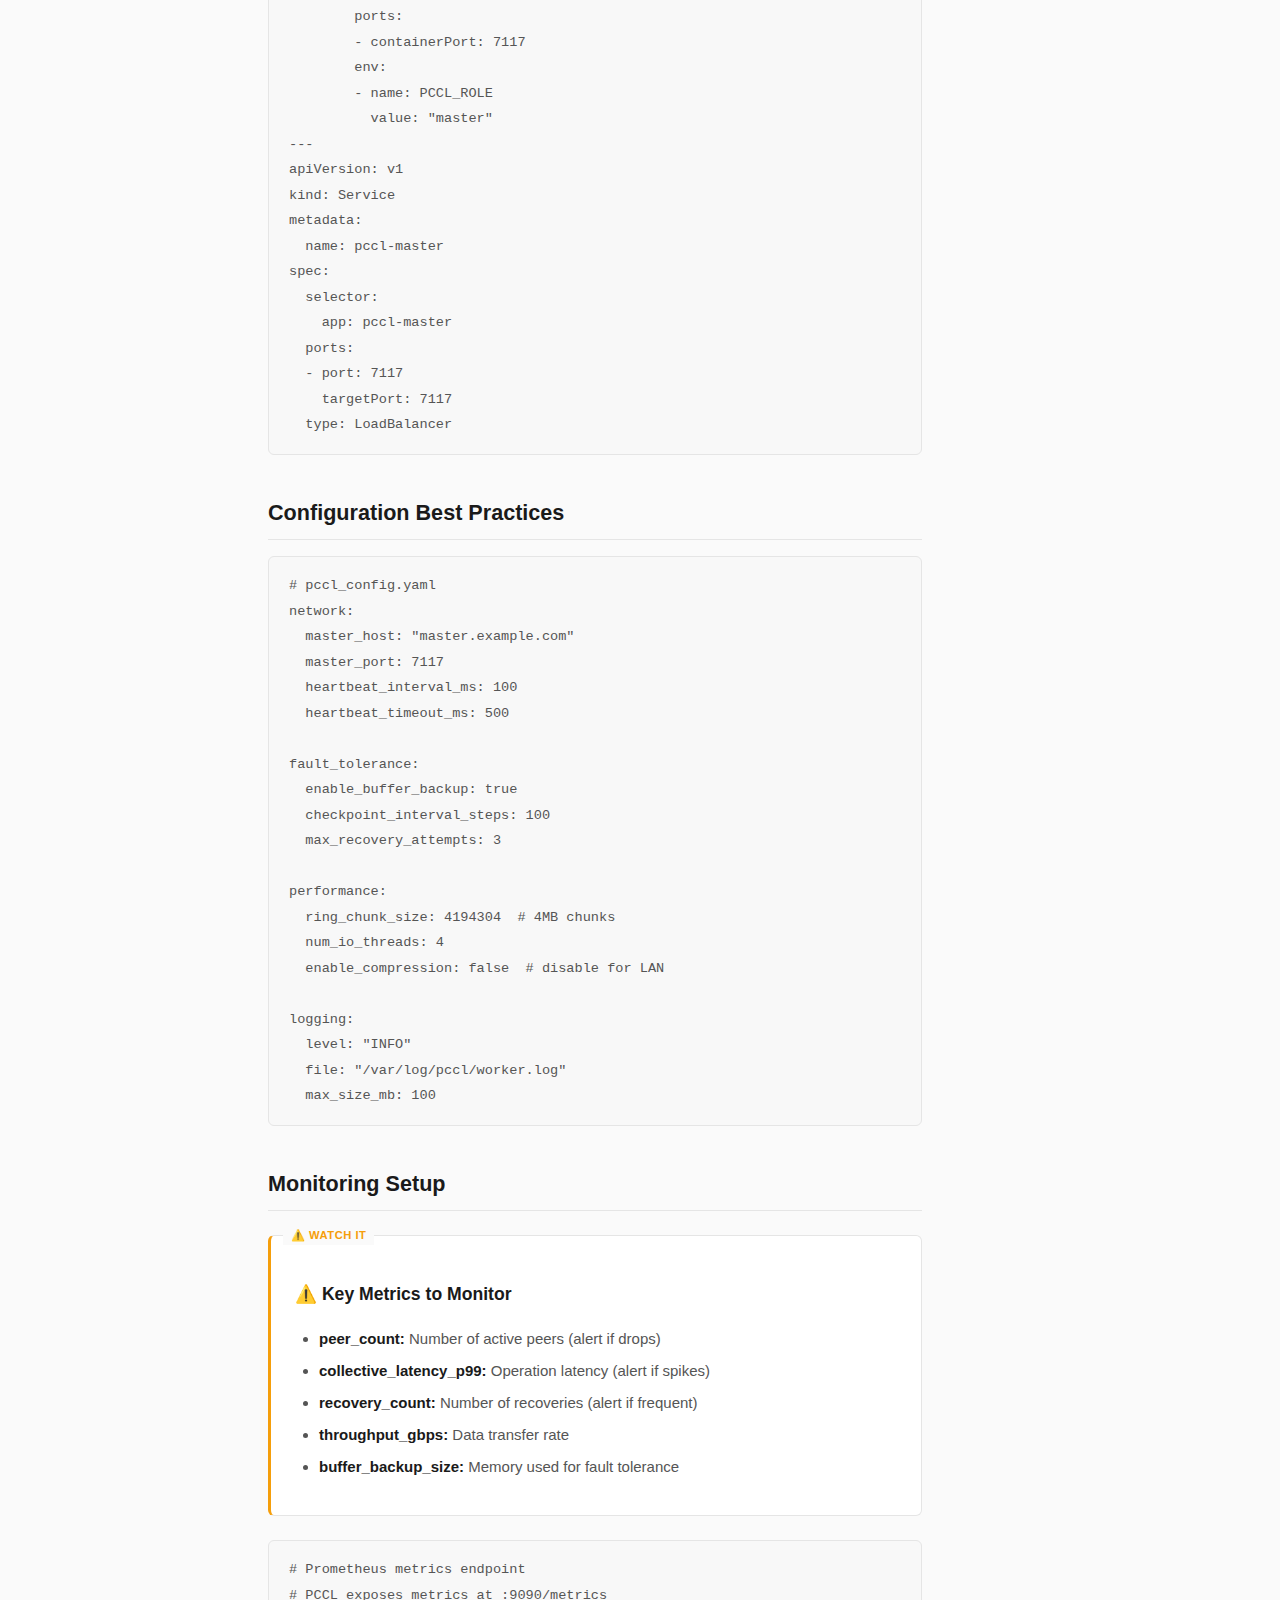
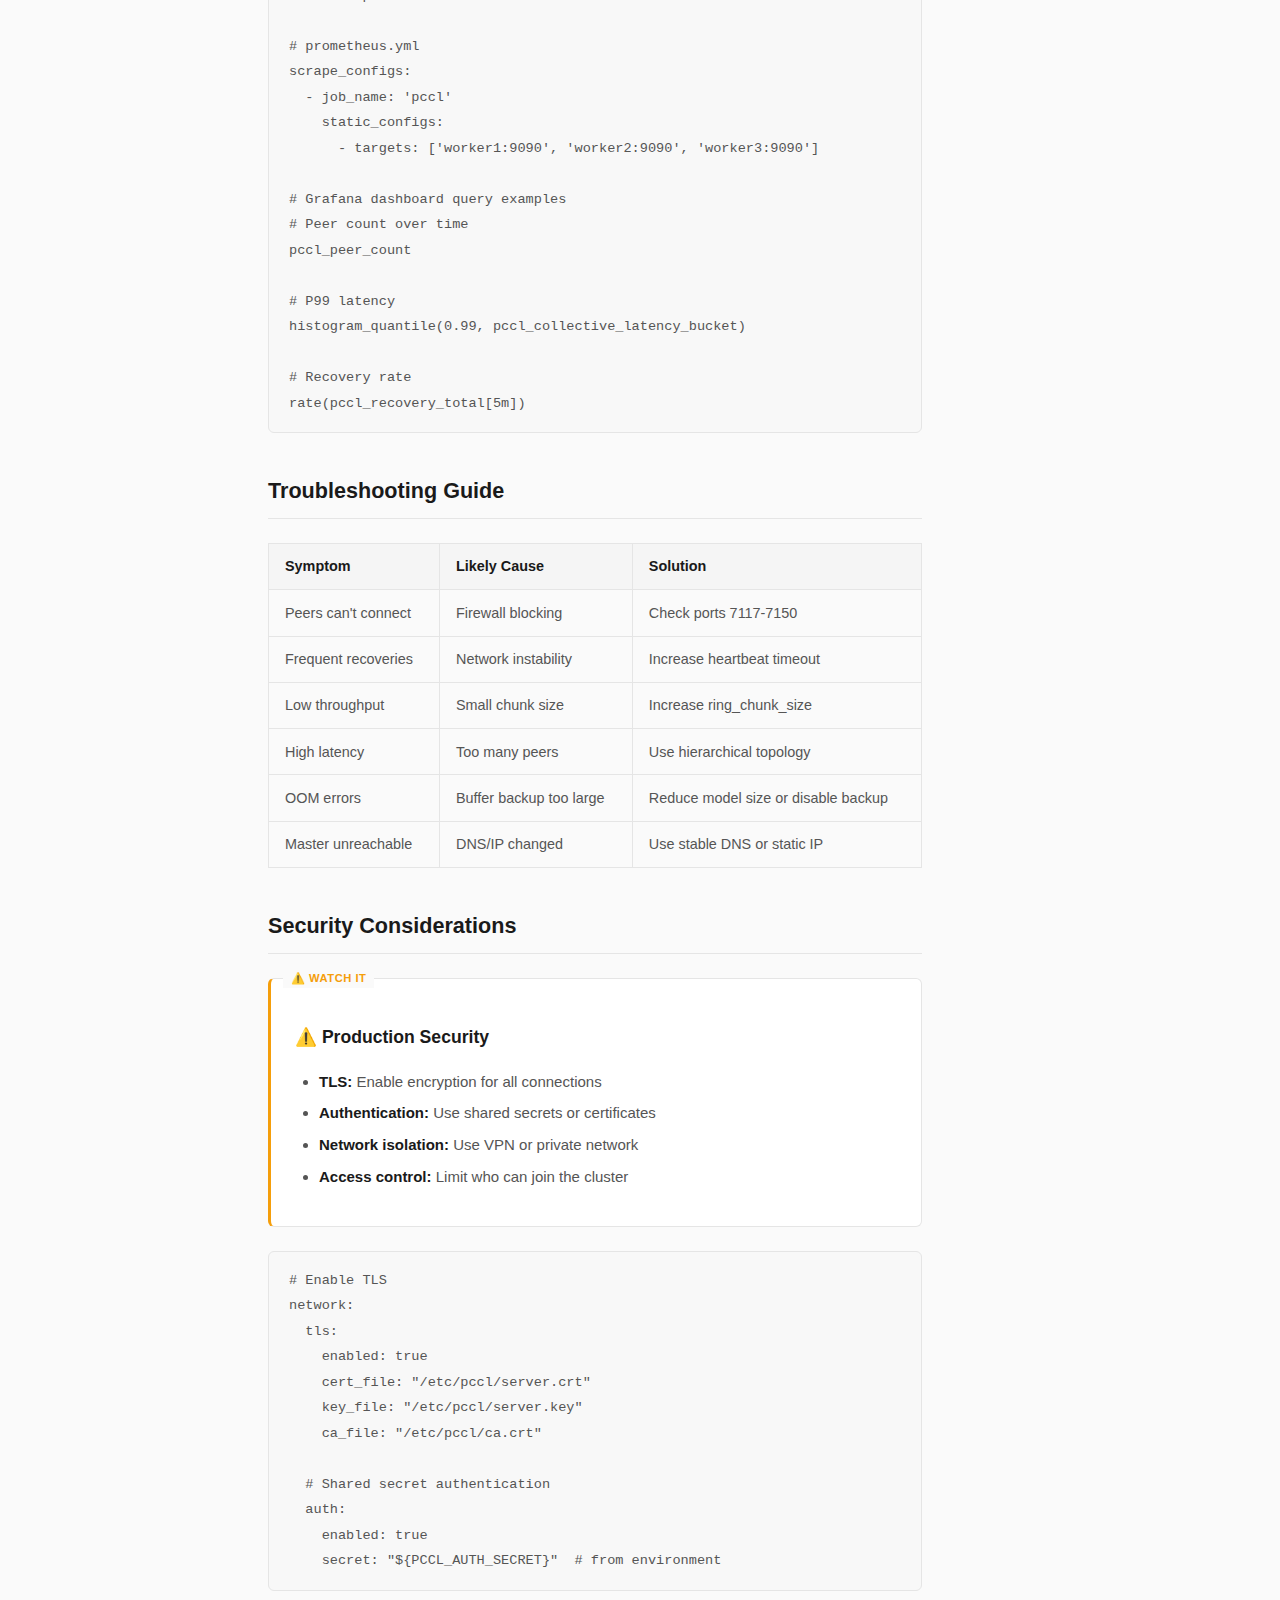
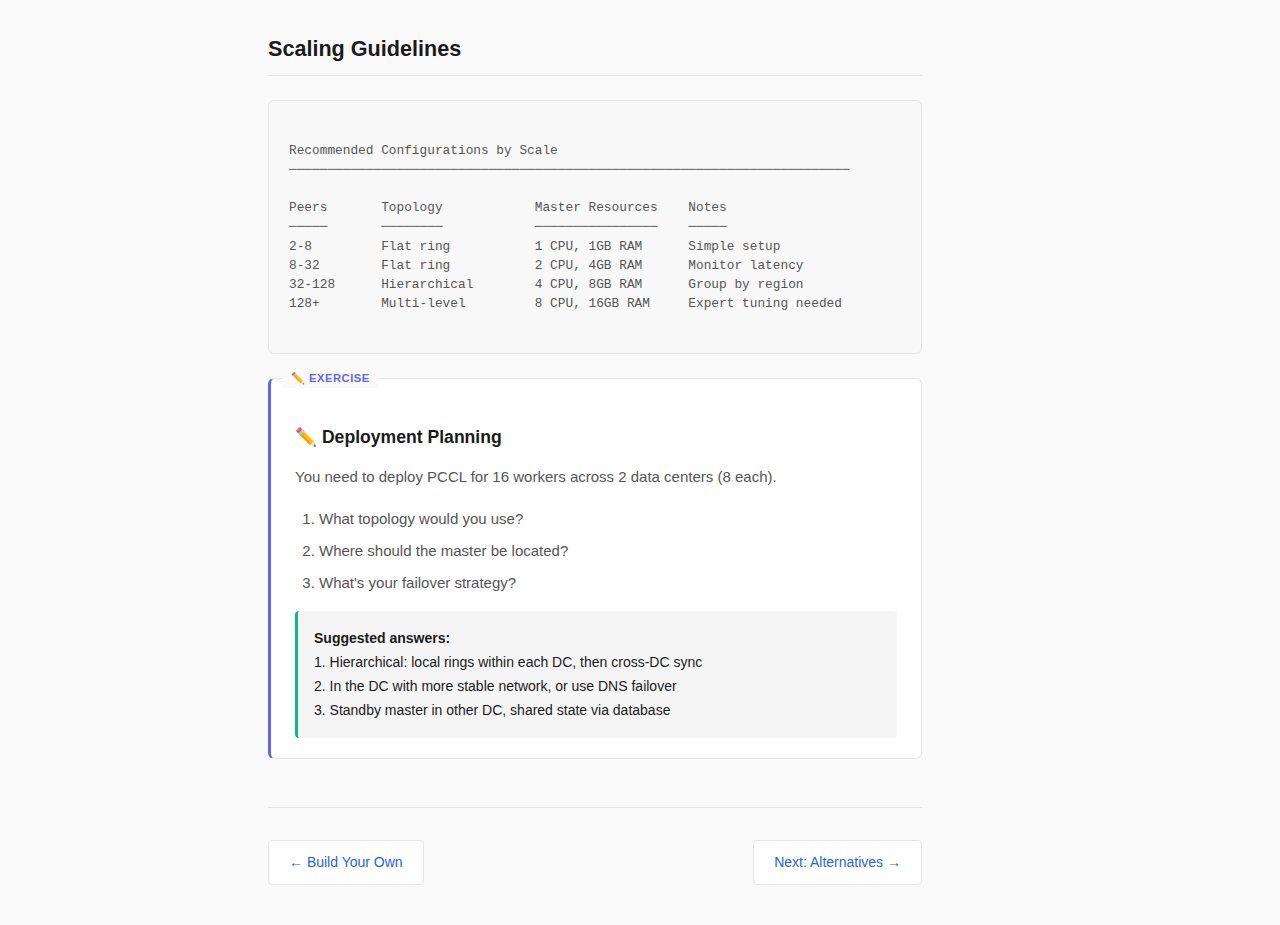
<file: chapter10-deployment.html>
<!DOCTYPE html>
<html lang="en">
<head>
    <meta charset="UTF-8">
    <meta name="viewport" content="width=device-width, initial-scale=1.0">
    <title>Chapter 10: Deployment - PCCL Guide</title>
    <link rel="stylesheet" href="styles.css">
</head>
<body>
    <nav class="sidebar">
        <div class="book-title">📚 PCCL Guide</div>
        <ul>
            <li><a href="index.html">Home</a></li>
            <li><a href="chapter0-prerequisites.html">0. Prerequisites</a></li>
            <li><a href="chapter1-introduction.html">1. The Problem</a></li>
            <li><a href="chapter2-architecture.html">2. Architecture</a></li>
            <li><a href="chapter3-state-machines.html">3. State Machines</a></li>
            <li><a href="chapter4-ring-allreduce.html">4. Ring All-Reduce</a></li>
            <li><a href="chapter5-fault-tolerance.html">5. Fault Tolerance</a></li>
            <li><a href="chapter6-diloco.html">6. DiLoCo Family</a></li>
            <li><a href="chapter7-implementation.html">7. Implementation</a></li>
            <li><a href="chapter8-benchmarks.html">8. Benchmarks</a></li>
            <li><a href="chapter9-build-your-own.html">9. Build Your Own</a></li>
            <li><a href="chapter10-deployment.html" class="active">10. Deployment</a></li>
            <li><a href="appendix-alternatives.html">A. Alternatives</a></li>
        </ul>
    </nav>
    <main class="content">
        <h1>Chapter 10: Deployment</h1>
        <p class="subtitle">Taking PCCL from Lab to Production</p>

        <div class="analogy-box">
            <h3>🚀 The Restaurant Analogy</h3>
            <p>A recipe that works in your kitchen might fail in a restaurant. You need: consistent ingredients, trained staff, backup plans, health inspections.</p>
            <p>Deploying PCCL is similar: what works on your laptop needs hardening for production!</p>
        </div>

        <h2>Deployment Checklist</h2>

        <div class="remember-this">
            <h3>💡 Before You Deploy</h3>
            <ul>
                <li>☐ Network connectivity verified between all peers</li>
                <li>☐ Firewall rules configured (ports open)</li>
                <li>☐ Master node has stable IP/DNS</li>
                <li>☐ Monitoring and alerting set up</li>
                <li>☐ Checkpoint storage configured</li>
                <li>☐ Rollback plan documented</li>
            </ul>
        </div>

        <h2>Network Requirements</h2>

        <table>
            <tr>
                <th>Requirement</th>
                <th>Minimum</th>
                <th>Recommended</th>
            </tr>
            <tr>
                <td>Bandwidth</td>
                <td>100 Mbps</td>
                <td>1 Gbps+</td>
            </tr>
            <tr>
                <td>Latency (RTT)</td>
                <td>&lt;500ms</td>
                <td>&lt;100ms</td>
            </tr>
            <tr>
                <td>Packet Loss</td>
                <td>&lt;5%</td>
                <td>&lt;0.1%</td>
            </tr>
            <tr>
                <td>Jitter</td>
                <td>&lt;50ms</td>
                <td>&lt;10ms</td>
            </tr>
        </table>

        <h2>Port Configuration</h2>

        <div class="code-block">
<pre><code># Required ports (default)
Master coordination:  TCP 7117
P2P data transfer:    TCP 7118-7150 (range for multiple peers)
Heartbeat:            UDP 7117

# Firewall rules (iptables example)
iptables -A INPUT -p tcp --dport 7117:7150 -j ACCEPT
iptables -A INPUT -p udp --dport 7117 -j ACCEPT

# Cloud security groups (AWS example)
aws ec2 authorize-security-group-ingress \
    --group-id sg-xxx \
    --protocol tcp \
    --port 7117-7150 \
    --cidr 0.0.0.0/0</code></pre>
        </div>

        <h2>Deployment Architectures</h2>

        <h3>Option 1: Single Master (Simple)</h3>
        <div class="diagram">
Single Master Deployment
─────────────────────────────────────────────────────────────────────────

                    ┌─────────────┐
                    │   MASTER    │
                    │  (stable)   │
                    └──────┬──────┘
                           │
         ┌─────────────────┼─────────────────┐
         │                 │                 │
         ▼                 ▼                 ▼
    ┌─────────┐       ┌─────────┐       ┌─────────┐
    │ Worker1 │◄─────►│ Worker2 │◄─────►│ Worker3 │
    └─────────┘       └─────────┘       └─────────┘
         P2P mesh for data transfer

Pros: Simple, easy to debug
Cons: Master is single point of failure
        </div>

        <h3>Option 2: Master with Failover</h3>
        <div class="diagram">
Master Failover Deployment
─────────────────────────────────────────────────────────────────────────

    ┌─────────────┐         ┌─────────────┐
    │   MASTER    │◄───────►│   STANDBY   │
    │  (active)   │  sync   │  (passive)  │
    └──────┬──────┘         └──────┬──────┘
           │                       │
           └───────────┬───────────┘
                       │ VIP/DNS failover
                       ▼
         ┌─────────────────────────────────┐
         │           Workers               │
         └─────────────────────────────────┘

Pros: High availability
Cons: More complex, needs shared state
        </div>

        <h3>Option 3: Kubernetes Deployment</h3>
        <div class="code-block">
<pre><code># pccl-master.yaml
apiVersion: apps/v1
kind: Deployment
metadata:
  name: pccl-master
spec:
  replicas: 1
  selector:
    matchLabels:
      app: pccl-master
  template:
    spec:
      containers:
      - name: master
        image: pccl/master:latest
        ports:
        - containerPort: 7117
        env:
        - name: PCCL_ROLE
          value: "master"
---
apiVersion: v1
kind: Service
metadata:
  name: pccl-master
spec:
  selector:
    app: pccl-master
  ports:
  - port: 7117
    targetPort: 7117
  type: LoadBalancer</code></pre>
        </div>

        <h2>Configuration Best Practices</h2>

        <div class="code-block">
<pre><code># pccl_config.yaml
network:
  master_host: "master.example.com"
  master_port: 7117
  heartbeat_interval_ms: 100
  heartbeat_timeout_ms: 500

fault_tolerance:
  enable_buffer_backup: true
  checkpoint_interval_steps: 100
  max_recovery_attempts: 3

performance:
  ring_chunk_size: 4194304  # 4MB chunks
  num_io_threads: 4
  enable_compression: false  # disable for LAN

logging:
  level: "INFO"
  file: "/var/log/pccl/worker.log"
  max_size_mb: 100</code></pre>
        </div>

        <h2>Monitoring Setup</h2>

        <div class="watch-it">
            <h3>⚠️ Key Metrics to Monitor</h3>
            <ul>
                <li><strong>peer_count:</strong> Number of active peers (alert if drops)</li>
                <li><strong>collective_latency_p99:</strong> Operation latency (alert if spikes)</li>
                <li><strong>recovery_count:</strong> Number of recoveries (alert if frequent)</li>
                <li><strong>throughput_gbps:</strong> Data transfer rate</li>
                <li><strong>buffer_backup_size:</strong> Memory used for fault tolerance</li>
            </ul>
        </div>

        <div class="code-block">
<pre><code># Prometheus metrics endpoint
# PCCL exposes metrics at :9090/metrics

# prometheus.yml
scrape_configs:
  - job_name: 'pccl'
    static_configs:
      - targets: ['worker1:9090', 'worker2:9090', 'worker3:9090']

# Grafana dashboard query examples
# Peer count over time
pccl_peer_count

# P99 latency
histogram_quantile(0.99, pccl_collective_latency_bucket)

# Recovery rate
rate(pccl_recovery_total[5m])</code></pre>
        </div>

        <h2>Troubleshooting Guide</h2>

        <table>
            <tr>
                <th>Symptom</th>
                <th>Likely Cause</th>
                <th>Solution</th>
            </tr>
            <tr>
                <td>Peers can't connect</td>
                <td>Firewall blocking</td>
                <td>Check ports 7117-7150</td>
            </tr>
            <tr>
                <td>Frequent recoveries</td>
                <td>Network instability</td>
                <td>Increase heartbeat timeout</td>
            </tr>
            <tr>
                <td>Low throughput</td>
                <td>Small chunk size</td>
                <td>Increase ring_chunk_size</td>
            </tr>
            <tr>
                <td>High latency</td>
                <td>Too many peers</td>
                <td>Use hierarchical topology</td>
            </tr>
            <tr>
                <td>OOM errors</td>
                <td>Buffer backup too large</td>
                <td>Reduce model size or disable backup</td>
            </tr>
            <tr>
                <td>Master unreachable</td>
                <td>DNS/IP changed</td>
                <td>Use stable DNS or static IP</td>
            </tr>
        </table>

        <h2>Security Considerations</h2>

        <div class="watch-it">
            <h3>⚠️ Production Security</h3>
            <ul>
                <li><strong>TLS:</strong> Enable encryption for all connections</li>
                <li><strong>Authentication:</strong> Use shared secrets or certificates</li>
                <li><strong>Network isolation:</strong> Use VPN or private network</li>
                <li><strong>Access control:</strong> Limit who can join the cluster</li>
            </ul>
        </div>

        <div class="code-block">
<pre><code># Enable TLS
network:
  tls:
    enabled: true
    cert_file: "/etc/pccl/server.crt"
    key_file: "/etc/pccl/server.key"
    ca_file: "/etc/pccl/ca.crt"
  
  # Shared secret authentication
  auth:
    enabled: true
    secret: "${PCCL_AUTH_SECRET}"  # from environment</code></pre>
        </div>

        <h2>Scaling Guidelines</h2>

        <div class="diagram">
Recommended Configurations by Scale
─────────────────────────────────────────────────────────────────────────

Peers       Topology            Master Resources    Notes
─────       ────────            ────────────────    ─────
2-8         Flat ring           1 CPU, 1GB RAM      Simple setup
8-32        Flat ring           2 CPU, 4GB RAM      Monitor latency
32-128      Hierarchical        4 CPU, 8GB RAM      Group by region
128+        Multi-level         8 CPU, 16GB RAM     Expert tuning needed
        </div>

        <div class="exercise">
            <h3>✏️ Deployment Planning</h3>
            <p>You need to deploy PCCL for 16 workers across 2 data centers (8 each).</p>
            <ol>
                <li>What topology would you use?</li>
                <li>Where should the master be located?</li>
                <li>What's your failover strategy?</li>
            </ol>
            <div class="answer-reveal">
                <strong>Suggested answers:</strong><br>
                1. Hierarchical: local rings within each DC, then cross-DC sync<br>
                2. In the DC with more stable network, or use DNS failover<br>
                3. Standby master in other DC, shared state via database
            </div>
        </div>

        <div class="navigation">
            <a href="chapter9-build-your-own.html" class="prev">← Build Your Own</a>
            <a href="appendix-alternatives.html" class="next">Next: Alternatives →</a>
        </div>
    </main>
    <aside class="glossary-sidebar">
        <div class="glossary-title">📖 Jargon Buster</div>
        <div class="glossary-item">
            <div class="glossary-term">VIP</div>
            <div class="glossary-def">Virtual IP. Floats between servers for failover.</div>
        </div>
        <div class="glossary-item">
            <div class="glossary-term">Jitter</div>
            <div class="glossary-def">Variation in latency. High jitter = unpredictable network.</div>
        </div>
        <div class="glossary-item">
            <div class="glossary-term">Heartbeat</div>
            <div class="glossary-def">Periodic "I'm alive" message. Detects failures.</div>
        </div>
        <div class="glossary-item">
            <div class="glossary-term">Prometheus</div>
            <div class="glossary-def">Popular monitoring system. Scrapes metrics endpoints.</div>
        </div>
        <div class="glossary-item">
            <div class="glossary-term">Grafana</div>
            <div class="glossary-def">Visualization tool. Creates dashboards from metrics.</div>
        </div>
        <div class="glossary-item">
            <div class="glossary-term">TLS</div>
            <div class="glossary-def">Transport Layer Security. Encrypts network traffic.</div>
        </div>
        <div class="glossary-item">
            <div class="glossary-term">OOM</div>
            <div class="glossary-def">Out Of Memory. Process killed due to memory exhaustion.</div>
        </div>
        <div class="glossary-item">
            <div class="glossary-term">Hierarchical Topology</div>
            <div class="glossary-def">Tree structure. Local groups sync internally, then sync across groups.</div>
        </div>
    </aside>
</body>
</html>
</file>
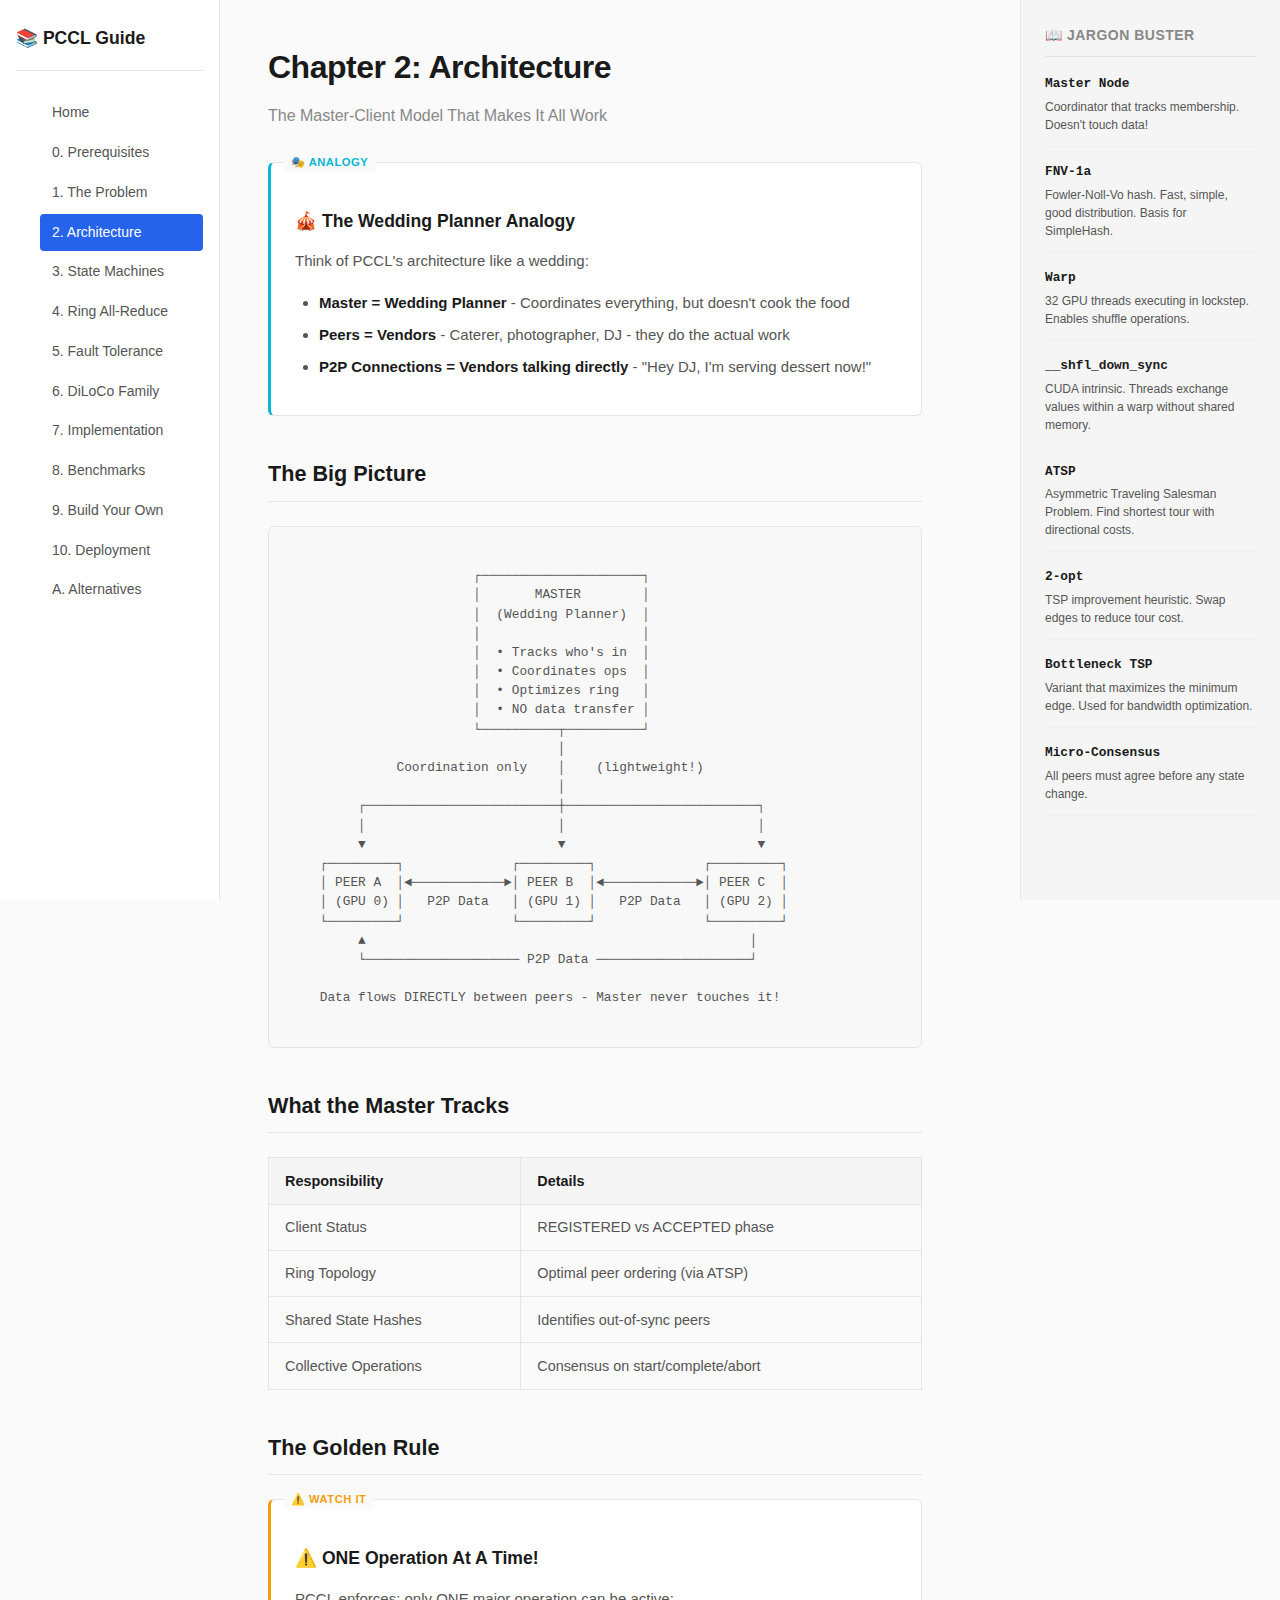
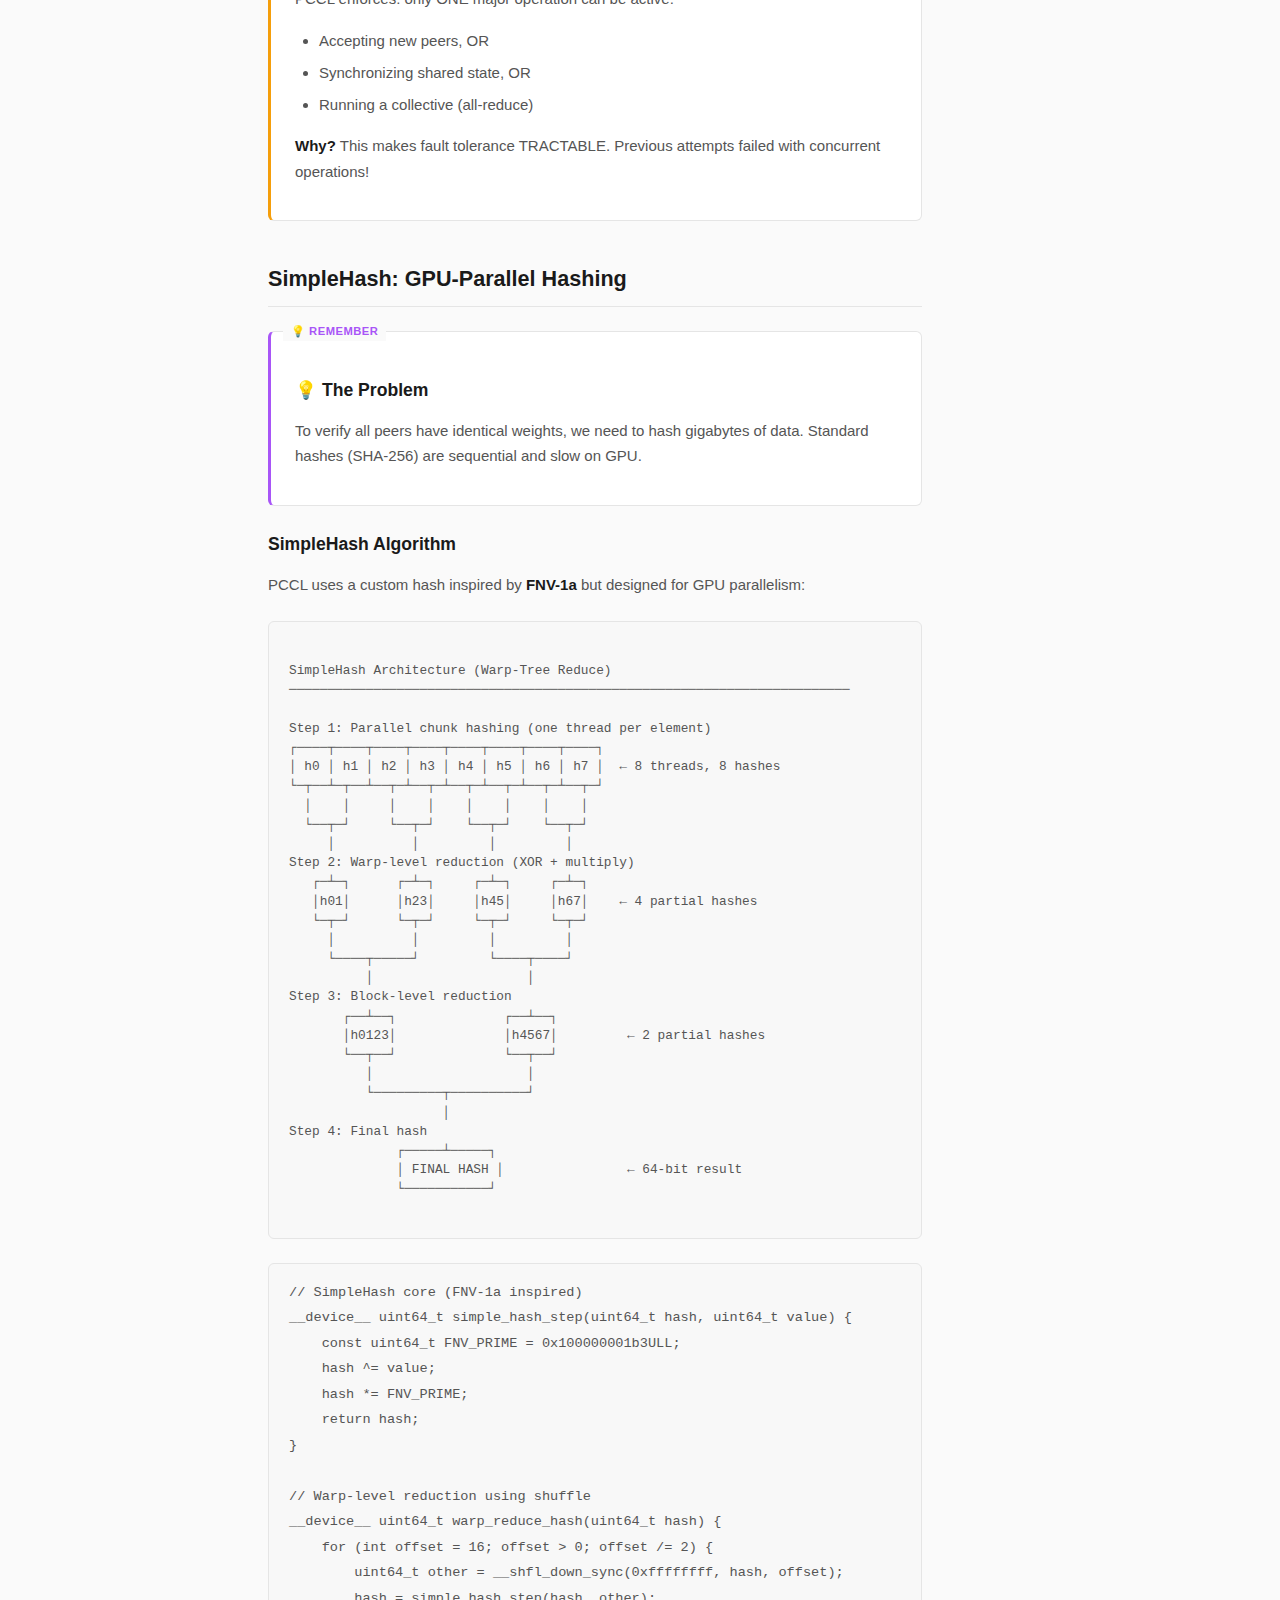
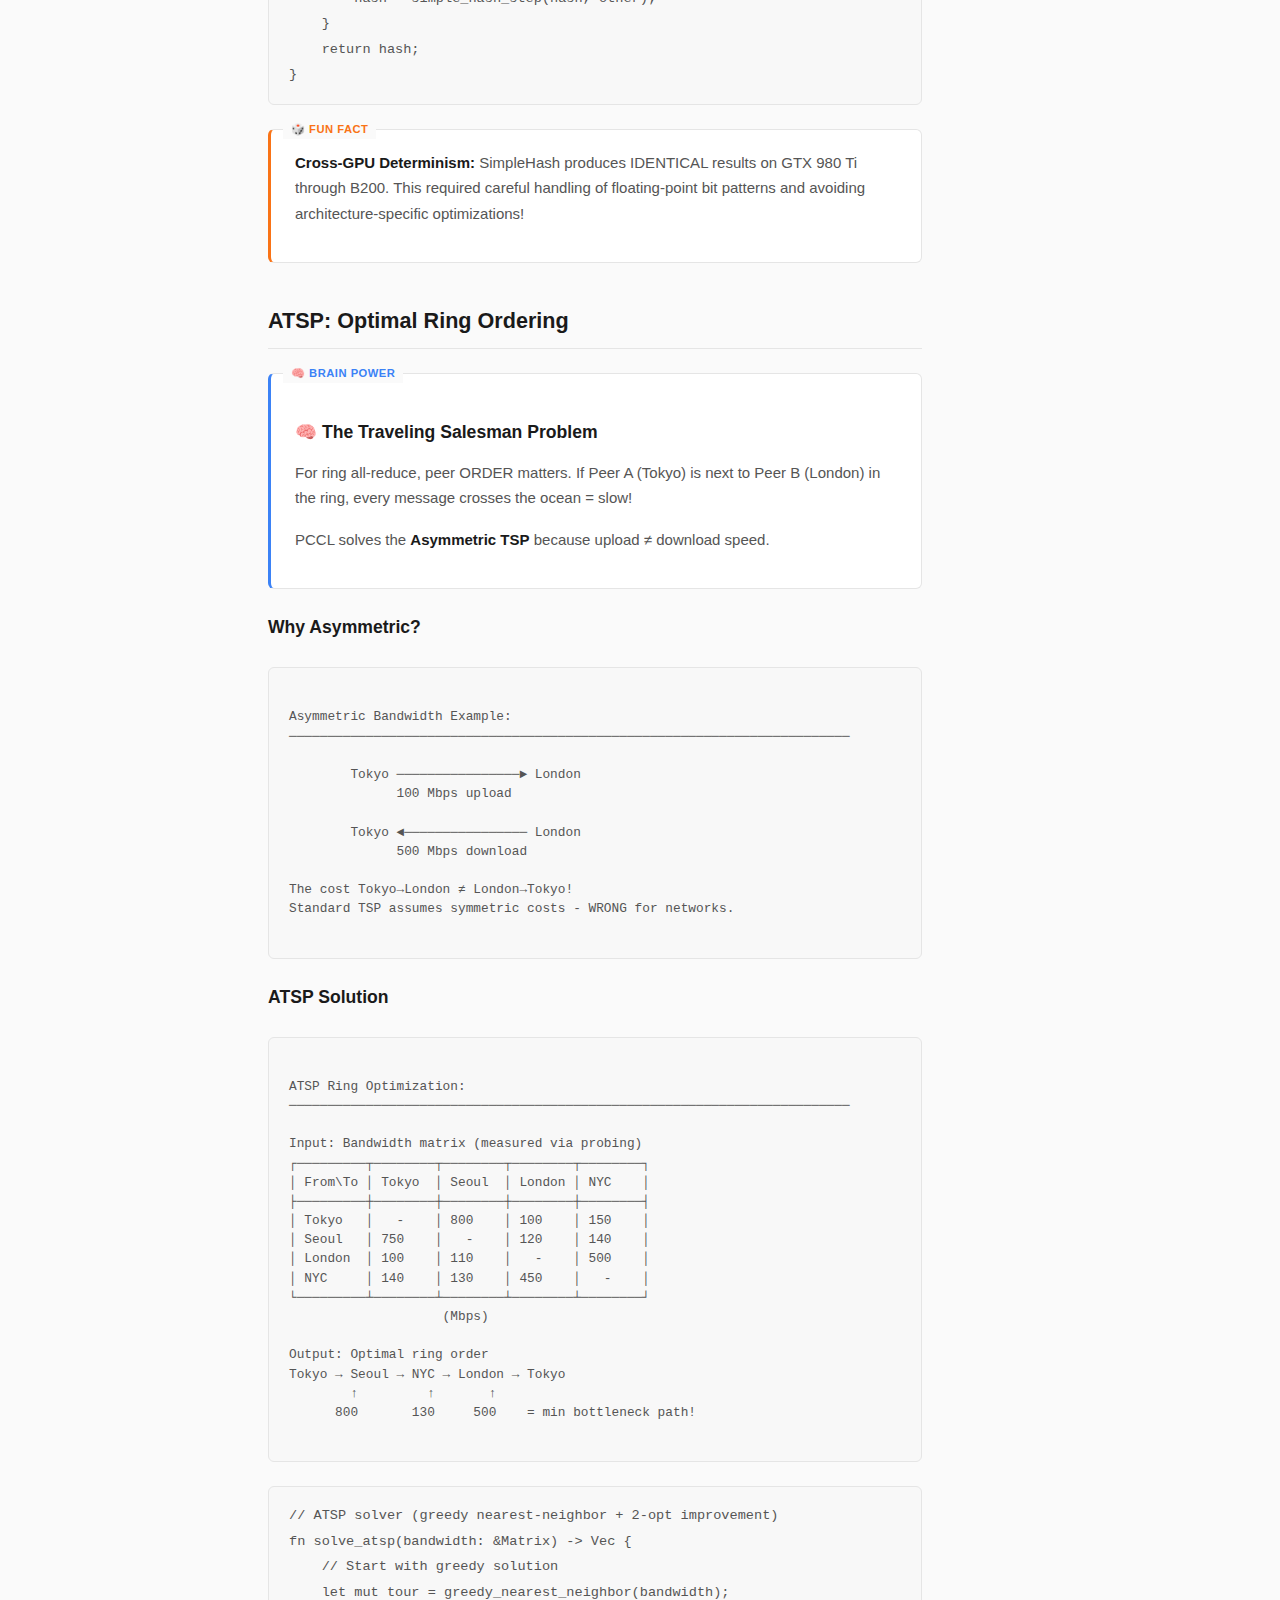
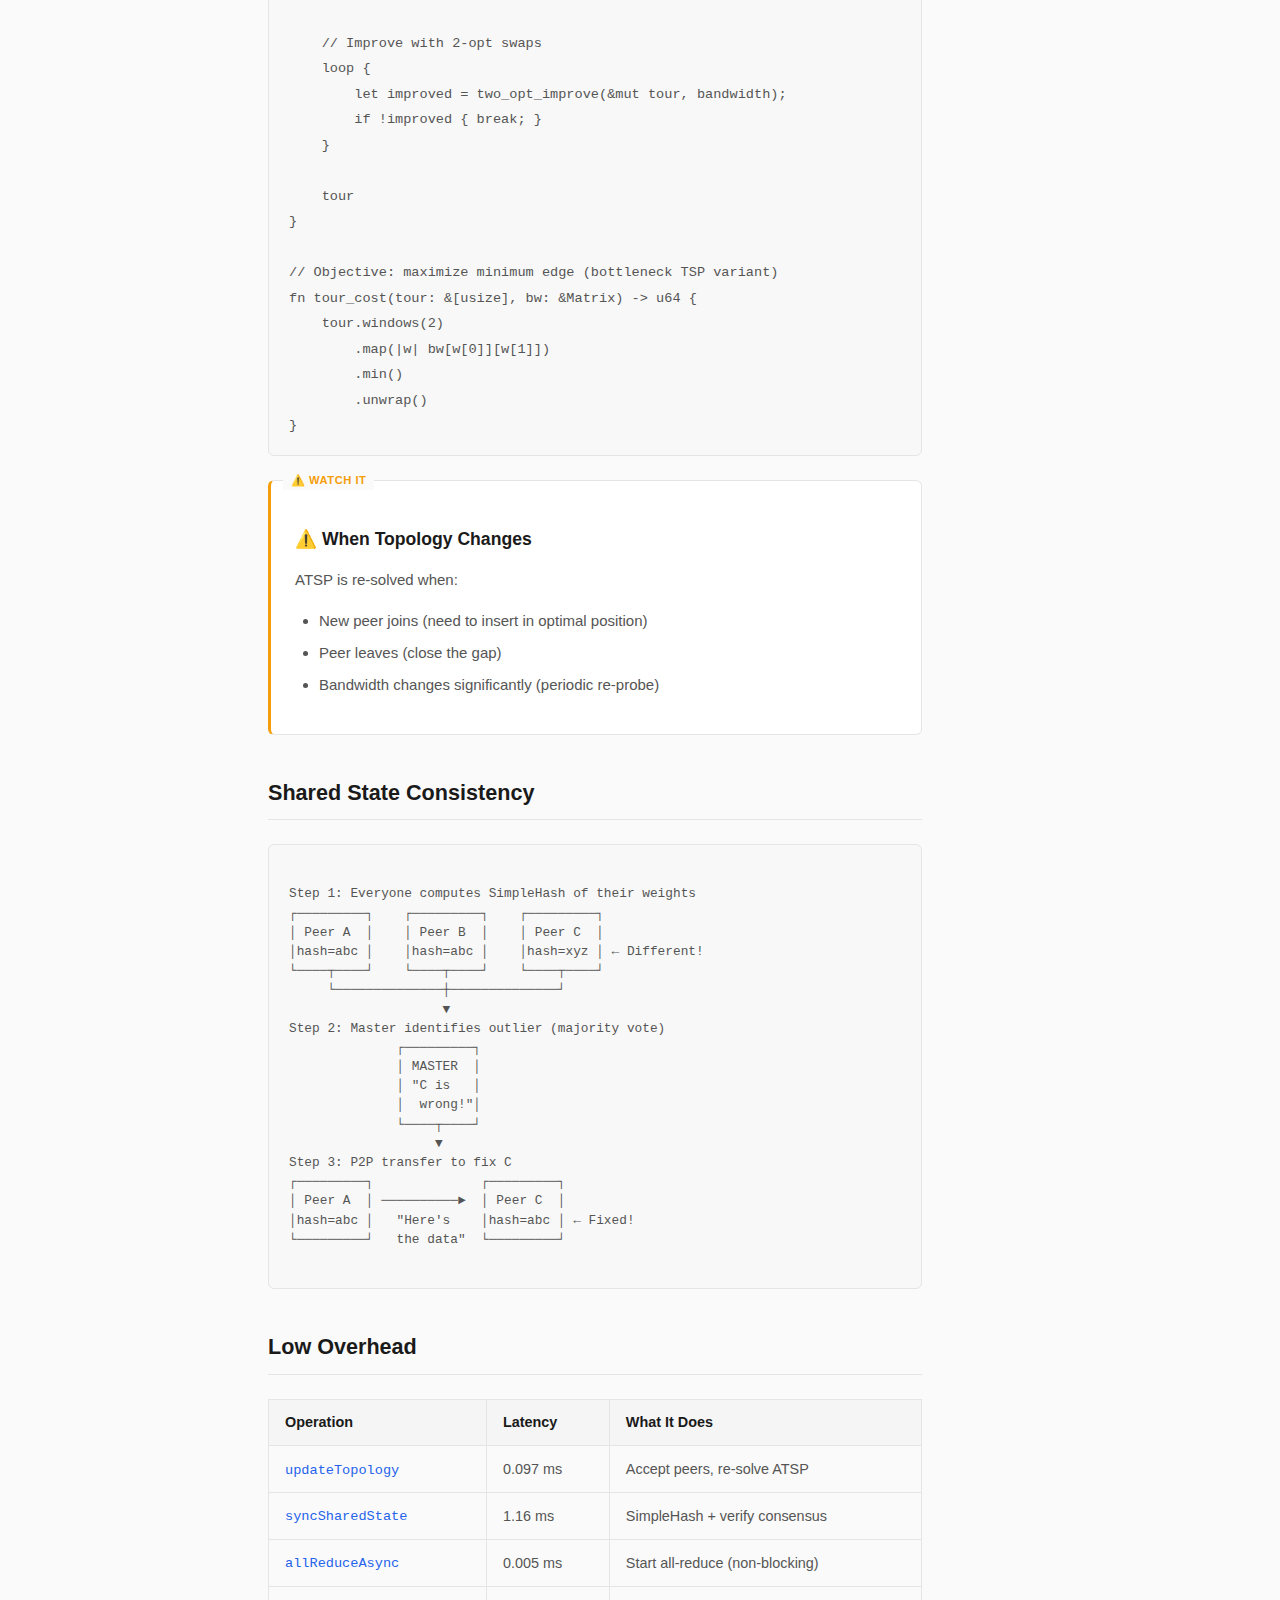
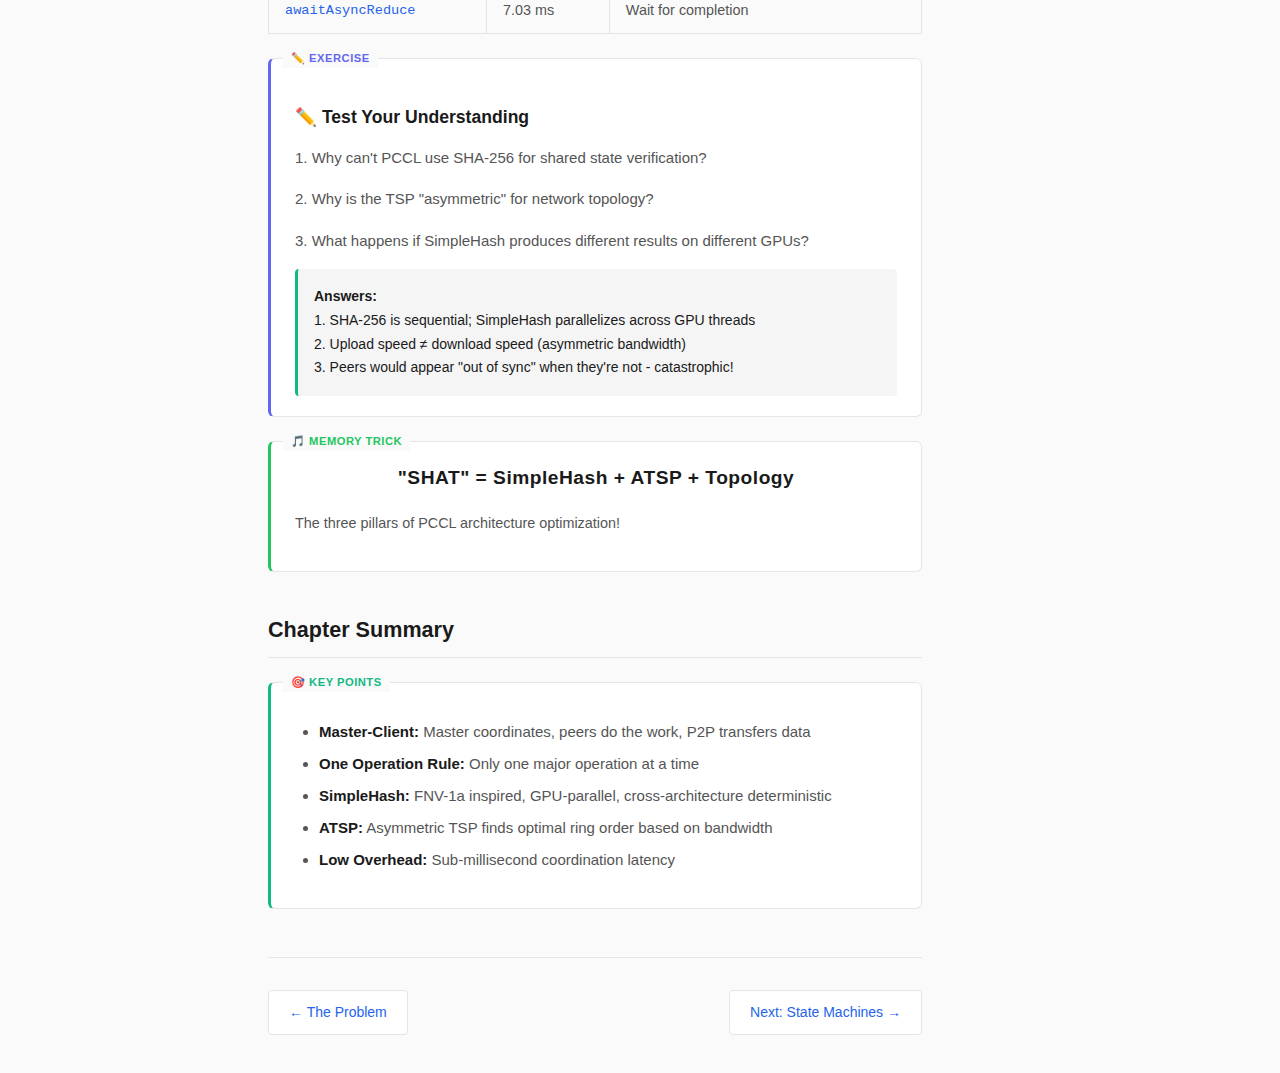
<file: chapter2-architecture.html>
<!DOCTYPE html>
<html lang="en">
<head>
    <meta charset="UTF-8">
    <meta name="viewport" content="width=device-width, initial-scale=1.0">
    <title>Chapter 2: Architecture - PCCL Guide</title>
    <link rel="stylesheet" href="styles.css">
</head>
<body>
    <nav class="sidebar">
        <div class="book-title">📚 PCCL Guide</div>
        <ul>
            <li><a href="index.html">Home</a></li>
            <li><a href="chapter0-prerequisites.html">0. Prerequisites</a></li>
            <li><a href="chapter1-introduction.html">1. The Problem</a></li>
            <li><a href="chapter2-architecture.html" class="active">2. Architecture</a></li>
            <li><a href="chapter3-state-machines.html">3. State Machines</a></li>
            <li><a href="chapter4-ring-allreduce.html">4. Ring All-Reduce</a></li>
            <li><a href="chapter5-fault-tolerance.html">5. Fault Tolerance</a></li>
            <li><a href="chapter6-diloco.html">6. DiLoCo Family</a></li>
            <li><a href="chapter7-implementation.html">7. Implementation</a></li>
            <li><a href="chapter8-benchmarks.html">8. Benchmarks</a></li>
            <li><a href="chapter9-build-your-own.html">9. Build Your Own</a></li>
            <li><a href="chapter10-deployment.html">10. Deployment</a></li>
            <li><a href="appendix-alternatives.html">A. Alternatives</a></li>
        </ul>
    </nav>
    <main class="content">
        <h1>Chapter 2: Architecture</h1>
        <p class="subtitle">The Master-Client Model That Makes It All Work</p>

        <div class="analogy-box">
            <h3>🎪 The Wedding Planner Analogy</h3>
            <p>Think of PCCL's architecture like a wedding:</p>
            <ul>
                <li><strong>Master = Wedding Planner</strong> - Coordinates everything, but doesn't cook the food</li>
                <li><strong>Peers = Vendors</strong> - Caterer, photographer, DJ - they do the actual work</li>
                <li><strong>P2P Connections = Vendors talking directly</strong> - "Hey DJ, I'm serving dessert now!"</li>
            </ul>
        </div>

        <h2>The Big Picture</h2>

        <div class="diagram">
                        ┌─────────────────────┐
                        │       MASTER        │
                        │  (Wedding Planner)  │
                        │                     │
                        │  • Tracks who's in  │
                        │  • Coordinates ops  │
                        │  • Optimizes ring   │
                        │  • NO data transfer │
                        └──────────┬──────────┘
                                   │
              Coordination only    │    (lightweight!)
                                   │
         ┌─────────────────────────┼─────────────────────────┐
         │                         │                         │
         ▼                         ▼                         ▼
    ┌─────────┐              ┌─────────┐              ┌─────────┐
    │ PEER A  │◄────────────►│ PEER B  │◄────────────►│ PEER C  │
    │ (GPU 0) │   P2P Data   │ (GPU 1) │   P2P Data   │ (GPU 2) │
    └─────────┘              └─────────┘              └─────────┘
         ▲                                                  │
         └──────────────────── P2P Data ────────────────────┘
         
    Data flows DIRECTLY between peers - Master never touches it!
        </div>

        <h2>What the Master Tracks</h2>

        <table>
            <tr><th>Responsibility</th><th>Details</th></tr>
            <tr><td>Client Status</td><td>REGISTERED vs ACCEPTED phase</td></tr>
            <tr><td>Ring Topology</td><td>Optimal peer ordering (via ATSP)</td></tr>
            <tr><td>Shared State Hashes</td><td>Identifies out-of-sync peers</td></tr>
            <tr><td>Collective Operations</td><td>Consensus on start/complete/abort</td></tr>
        </table>

        <h2>The Golden Rule</h2>

        <div class="watch-it">
            <h3>⚠️ ONE Operation At A Time!</h3>
            <p>PCCL enforces: only ONE major operation can be active:</p>
            <ul>
                <li>Accepting new peers, OR</li>
                <li>Synchronizing shared state, OR</li>
                <li>Running a collective (all-reduce)</li>
            </ul>
            <p><strong>Why?</strong> This makes fault tolerance TRACTABLE. Previous attempts failed with concurrent operations!</p>
        </div>

        <h2>SimpleHash: GPU-Parallel Hashing</h2>

        <div class="remember-this">
            <h3>💡 The Problem</h3>
            <p>To verify all peers have identical weights, we need to hash gigabytes of data. Standard hashes (SHA-256) are sequential and slow on GPU.</p>
        </div>

        <h3>SimpleHash Algorithm</h3>

        <p>PCCL uses a custom hash inspired by <strong>FNV-1a</strong> but designed for GPU parallelism:</p>

        <div class="diagram">
SimpleHash Architecture (Warp-Tree Reduce)
─────────────────────────────────────────────────────────────────────────

Step 1: Parallel chunk hashing (one thread per element)
┌────┬────┬────┬────┬────┬────┬────┬────┐
│ h0 │ h1 │ h2 │ h3 │ h4 │ h5 │ h6 │ h7 │  ← 8 threads, 8 hashes
└─┬──┴─┬──┴──┬─┴──┬─┴──┬─┴──┬─┴──┬─┴──┬─┘
  │    │     │    │    │    │    │    │
  └──┬─┘     └──┬─┘    └──┬─┘    └──┬─┘
     │          │         │         │
Step 2: Warp-level reduction (XOR + multiply)
   ┌─┴─┐      ┌─┴─┐     ┌─┴─┐     ┌─┴─┐
   │h01│      │h23│     │h45│     │h67│    ← 4 partial hashes
   └─┬─┘      └─┬─┘     └─┬─┘     └─┬─┘
     │          │         │         │
     └────┬─────┘         └────┬────┘
          │                    │
Step 3: Block-level reduction
       ┌──┴──┐              ┌──┴──┐
       │h0123│              │h4567│         ← 2 partial hashes
       └──┬──┘              └──┬──┘
          │                    │
          └─────────┬──────────┘
                    │
Step 4: Final hash
              ┌─────┴─────┐
              │ FINAL HASH │                ← 64-bit result
              └───────────┘
        </div>

        <div class="code-block">
<pre><code>// SimpleHash core (FNV-1a inspired)
__device__ uint64_t simple_hash_step(uint64_t hash, uint64_t value) {
    const uint64_t FNV_PRIME = 0x100000001b3ULL;
    hash ^= value;
    hash *= FNV_PRIME;
    return hash;
}

// Warp-level reduction using shuffle
__device__ uint64_t warp_reduce_hash(uint64_t hash) {
    for (int offset = 16; offset > 0; offset /= 2) {
        uint64_t other = __shfl_down_sync(0xffffffff, hash, offset);
        hash = simple_hash_step(hash, other);
    }
    return hash;
}</code></pre>
        </div>

        <div class="trivia">
            <p><strong>Cross-GPU Determinism:</strong> SimpleHash produces IDENTICAL results on GTX 980 Ti through B200. This required careful handling of floating-point bit patterns and avoiding architecture-specific optimizations!</p>
        </div>

        <h2>ATSP: Optimal Ring Ordering</h2>

        <div class="brain-power">
            <h3>🧠 The Traveling Salesman Problem</h3>
            <p>For ring all-reduce, peer ORDER matters. If Peer A (Tokyo) is next to Peer B (London) in the ring, every message crosses the ocean = slow!</p>
            <p>PCCL solves the <strong>Asymmetric TSP</strong> because upload ≠ download speed.</p>
        </div>

        <h3>Why Asymmetric?</h3>

        <div class="diagram">
Asymmetric Bandwidth Example:
─────────────────────────────────────────────────────────────────────────

        Tokyo ────────────────► London
              100 Mbps upload
              
        Tokyo ◄──────────────── London
              500 Mbps download

The cost Tokyo→London ≠ London→Tokyo!
Standard TSP assumes symmetric costs - WRONG for networks.
        </div>

        <h3>ATSP Solution</h3>

        <div class="diagram">
ATSP Ring Optimization:
─────────────────────────────────────────────────────────────────────────

Input: Bandwidth matrix (measured via probing)
┌─────────┬────────┬────────┬────────┬────────┐
│ From\To │ Tokyo  │ Seoul  │ London │ NYC    │
├─────────┼────────┼────────┼────────┼────────┤
│ Tokyo   │   -    │ 800    │ 100    │ 150    │
│ Seoul   │ 750    │   -    │ 120    │ 140    │
│ London  │ 100    │ 110    │   -    │ 500    │
│ NYC     │ 140    │ 130    │ 450    │   -    │
└─────────┴────────┴────────┴────────┴────────┘
                    (Mbps)

Output: Optimal ring order
Tokyo → Seoul → NYC → London → Tokyo
        ↑         ↑       ↑
      800       130     500    = min bottleneck path!
        </div>

        <div class="code-block">
<pre><code>// ATSP solver (greedy nearest-neighbor + 2-opt improvement)
fn solve_atsp(bandwidth: &Matrix) -> Vec<usize> {
    // Start with greedy solution
    let mut tour = greedy_nearest_neighbor(bandwidth);
    
    // Improve with 2-opt swaps
    loop {
        let improved = two_opt_improve(&mut tour, bandwidth);
        if !improved { break; }
    }
    
    tour
}

// Objective: maximize minimum edge (bottleneck TSP variant)
fn tour_cost(tour: &[usize], bw: &Matrix) -> u64 {
    tour.windows(2)
        .map(|w| bw[w[0]][w[1]])
        .min()
        .unwrap()
}</code></pre>
        </div>

        <div class="watch-it">
            <h3>⚠️ When Topology Changes</h3>
            <p>ATSP is re-solved when:</p>
            <ul>
                <li>New peer joins (need to insert in optimal position)</li>
                <li>Peer leaves (close the gap)</li>
                <li>Bandwidth changes significantly (periodic re-probe)</li>
            </ul>
        </div>

        <h2>Shared State Consistency</h2>

        <div class="diagram">
Step 1: Everyone computes SimpleHash of their weights
┌─────────┐    ┌─────────┐    ┌─────────┐
│ Peer A  │    │ Peer B  │    │ Peer C  │
│hash=abc │    │hash=abc │    │hash=xyz │ ← Different!
└────┬────┘    └────┬────┘    └────┬────┘
     └──────────────┼──────────────┘
                    ▼
Step 2: Master identifies outlier (majority vote)
              ┌─────────┐
              │ MASTER  │
              │ "C is   │
              │  wrong!"│
              └────┬────┘
                   ▼
Step 3: P2P transfer to fix C
┌─────────┐              ┌─────────┐
│ Peer A  │ ──────────►  │ Peer C  │
│hash=abc │   "Here's    │hash=abc │ ← Fixed!
└─────────┘   the data"  └─────────┘
        </div>

        <h2>Low Overhead</h2>

        <table>
            <tr><th>Operation</th><th>Latency</th><th>What It Does</th></tr>
            <tr><td><code>updateTopology</code></td><td>0.097 ms</td><td>Accept peers, re-solve ATSP</td></tr>
            <tr><td><code>syncSharedState</code></td><td>1.16 ms</td><td>SimpleHash + verify consensus</td></tr>
            <tr><td><code>allReduceAsync</code></td><td>0.005 ms</td><td>Start all-reduce (non-blocking)</td></tr>
            <tr><td><code>awaitAsyncReduce</code></td><td>7.03 ms</td><td>Wait for completion</td></tr>
        </table>

        <div class="exercise">
            <h3>✏️ Test Your Understanding</h3>
            <p>1. Why can't PCCL use SHA-256 for shared state verification?</p>
            <p>2. Why is the TSP "asymmetric" for network topology?</p>
            <p>3. What happens if SimpleHash produces different results on different GPUs?</p>
            <div class="answer-reveal">
                <strong>Answers:</strong><br>
                1. SHA-256 is sequential; SimpleHash parallelizes across GPU threads<br>
                2. Upload speed ≠ download speed (asymmetric bandwidth)<br>
                3. Peers would appear "out of sync" when they're not - catastrophic!
            </div>
        </div>

        <div class="mnemonic">
            <p class="mnemonic-text">"SHAT" = SimpleHash + ATSP + Topology</p>
            <p style="margin-top: 0.5rem; font-size: 0.9rem;">The three pillars of PCCL architecture optimization!</p>
        </div>

        <h2>Chapter Summary</h2>

        <div class="bullet-points">
            <ul>
                <li><strong>Master-Client:</strong> Master coordinates, peers do the work, P2P transfers data</li>
                <li><strong>One Operation Rule:</strong> Only one major operation at a time</li>
                <li><strong>SimpleHash:</strong> FNV-1a inspired, GPU-parallel, cross-architecture deterministic</li>
                <li><strong>ATSP:</strong> Asymmetric TSP finds optimal ring order based on bandwidth</li>
                <li><strong>Low Overhead:</strong> Sub-millisecond coordination latency</li>
            </ul>
        </div>

        <div class="navigation">
            <a href="chapter1-introduction.html" class="prev">← The Problem</a>
            <a href="chapter3-state-machines.html" class="next">Next: State Machines →</a>
        </div>
    </main>
    <aside class="glossary-sidebar">
        <div class="glossary-title">📖 Jargon Buster</div>
        <div class="glossary-item">
            <div class="glossary-term">Master Node</div>
            <div class="glossary-def">Coordinator that tracks membership. Doesn't touch data!</div>
        </div>
        <div class="glossary-item">
            <div class="glossary-term">FNV-1a</div>
            <div class="glossary-def">Fowler-Noll-Vo hash. Fast, simple, good distribution. Basis for SimpleHash.</div>
        </div>
        <div class="glossary-item">
            <div class="glossary-term">Warp</div>
            <div class="glossary-def">32 GPU threads executing in lockstep. Enables shuffle operations.</div>
        </div>
        <div class="glossary-item">
            <div class="glossary-term">__shfl_down_sync</div>
            <div class="glossary-def">CUDA intrinsic. Threads exchange values within a warp without shared memory.</div>
        </div>
        <div class="glossary-item">
            <div class="glossary-term">ATSP</div>
            <div class="glossary-def">Asymmetric Traveling Salesman Problem. Find shortest tour with directional costs.</div>
        </div>
        <div class="glossary-item">
            <div class="glossary-term">2-opt</div>
            <div class="glossary-def">TSP improvement heuristic. Swap edges to reduce tour cost.</div>
        </div>
        <div class="glossary-item">
            <div class="glossary-term">Bottleneck TSP</div>
            <div class="glossary-def">Variant that maximizes the minimum edge. Used for bandwidth optimization.</div>
        </div>
        <div class="glossary-item">
            <div class="glossary-term">Micro-Consensus</div>
            <div class="glossary-def">All peers must agree before any state change.</div>
        </div>
    </aside>
</body>
</html>
</file>
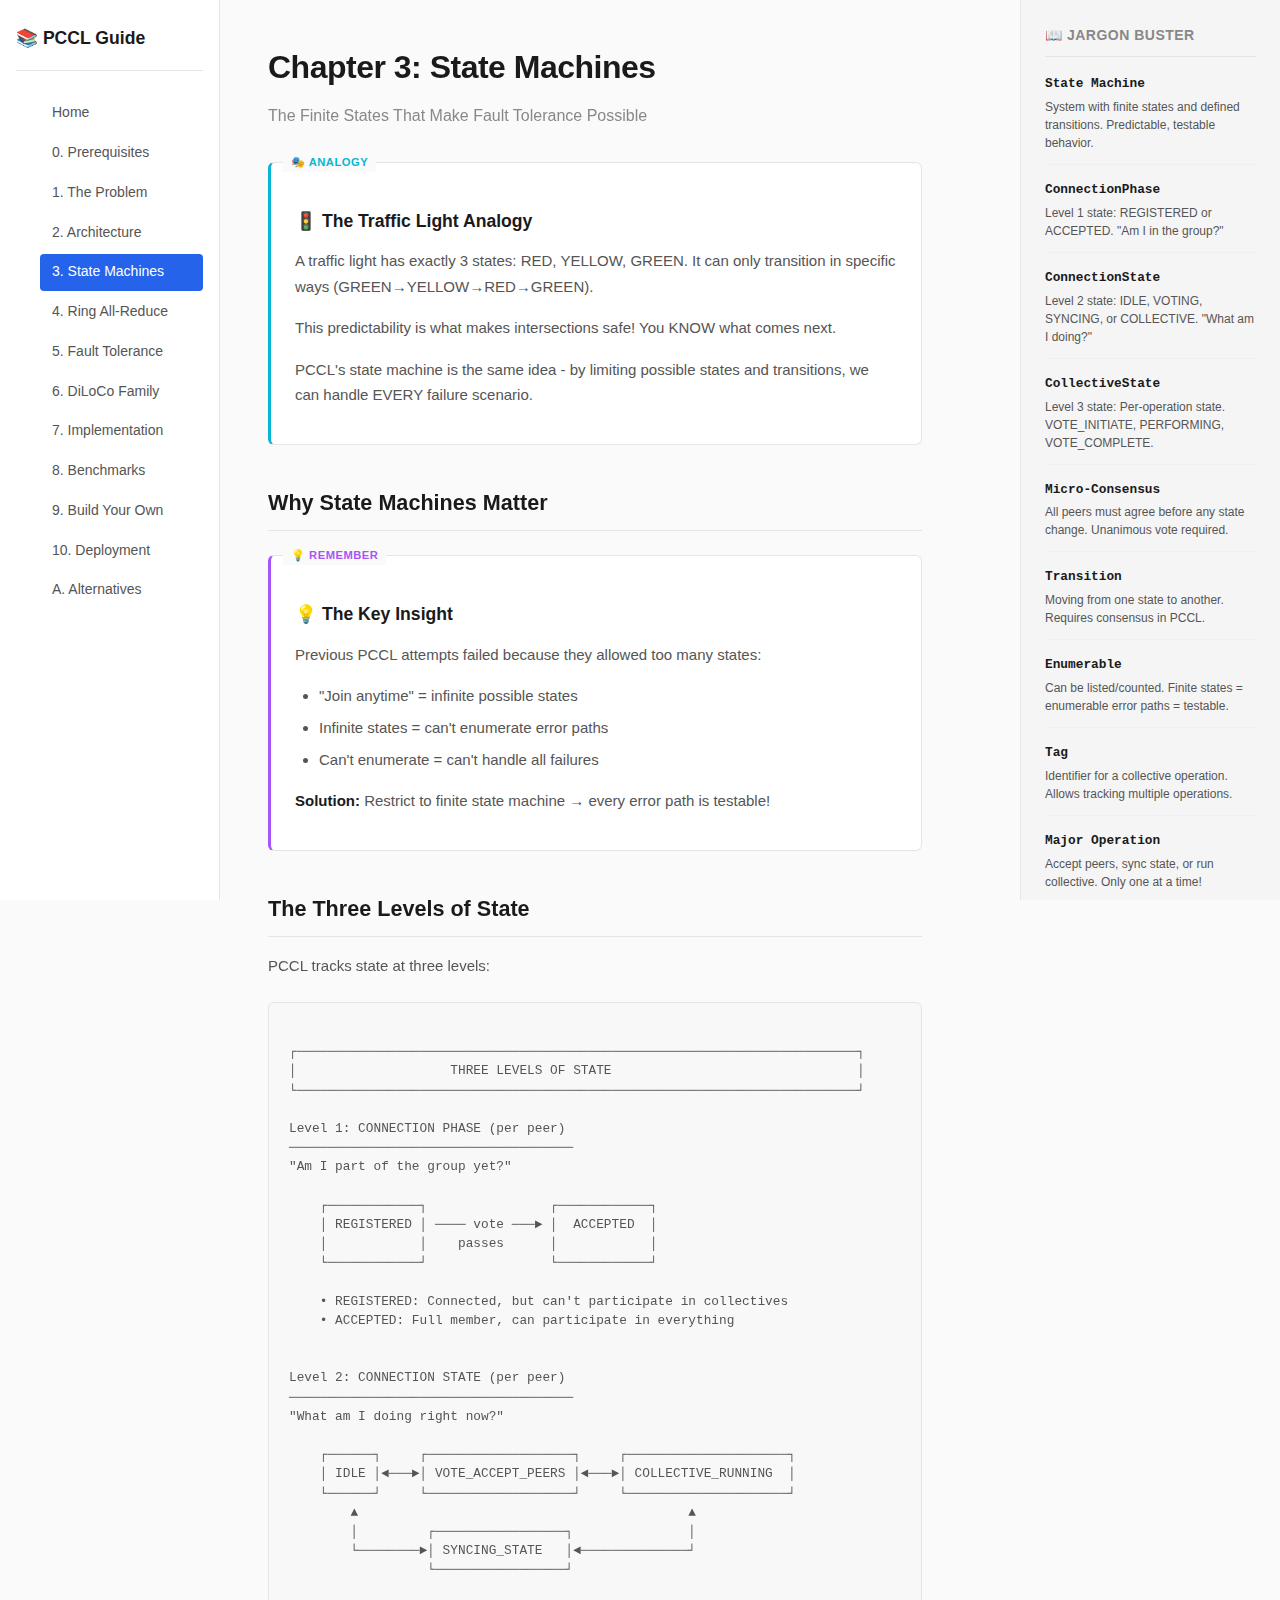
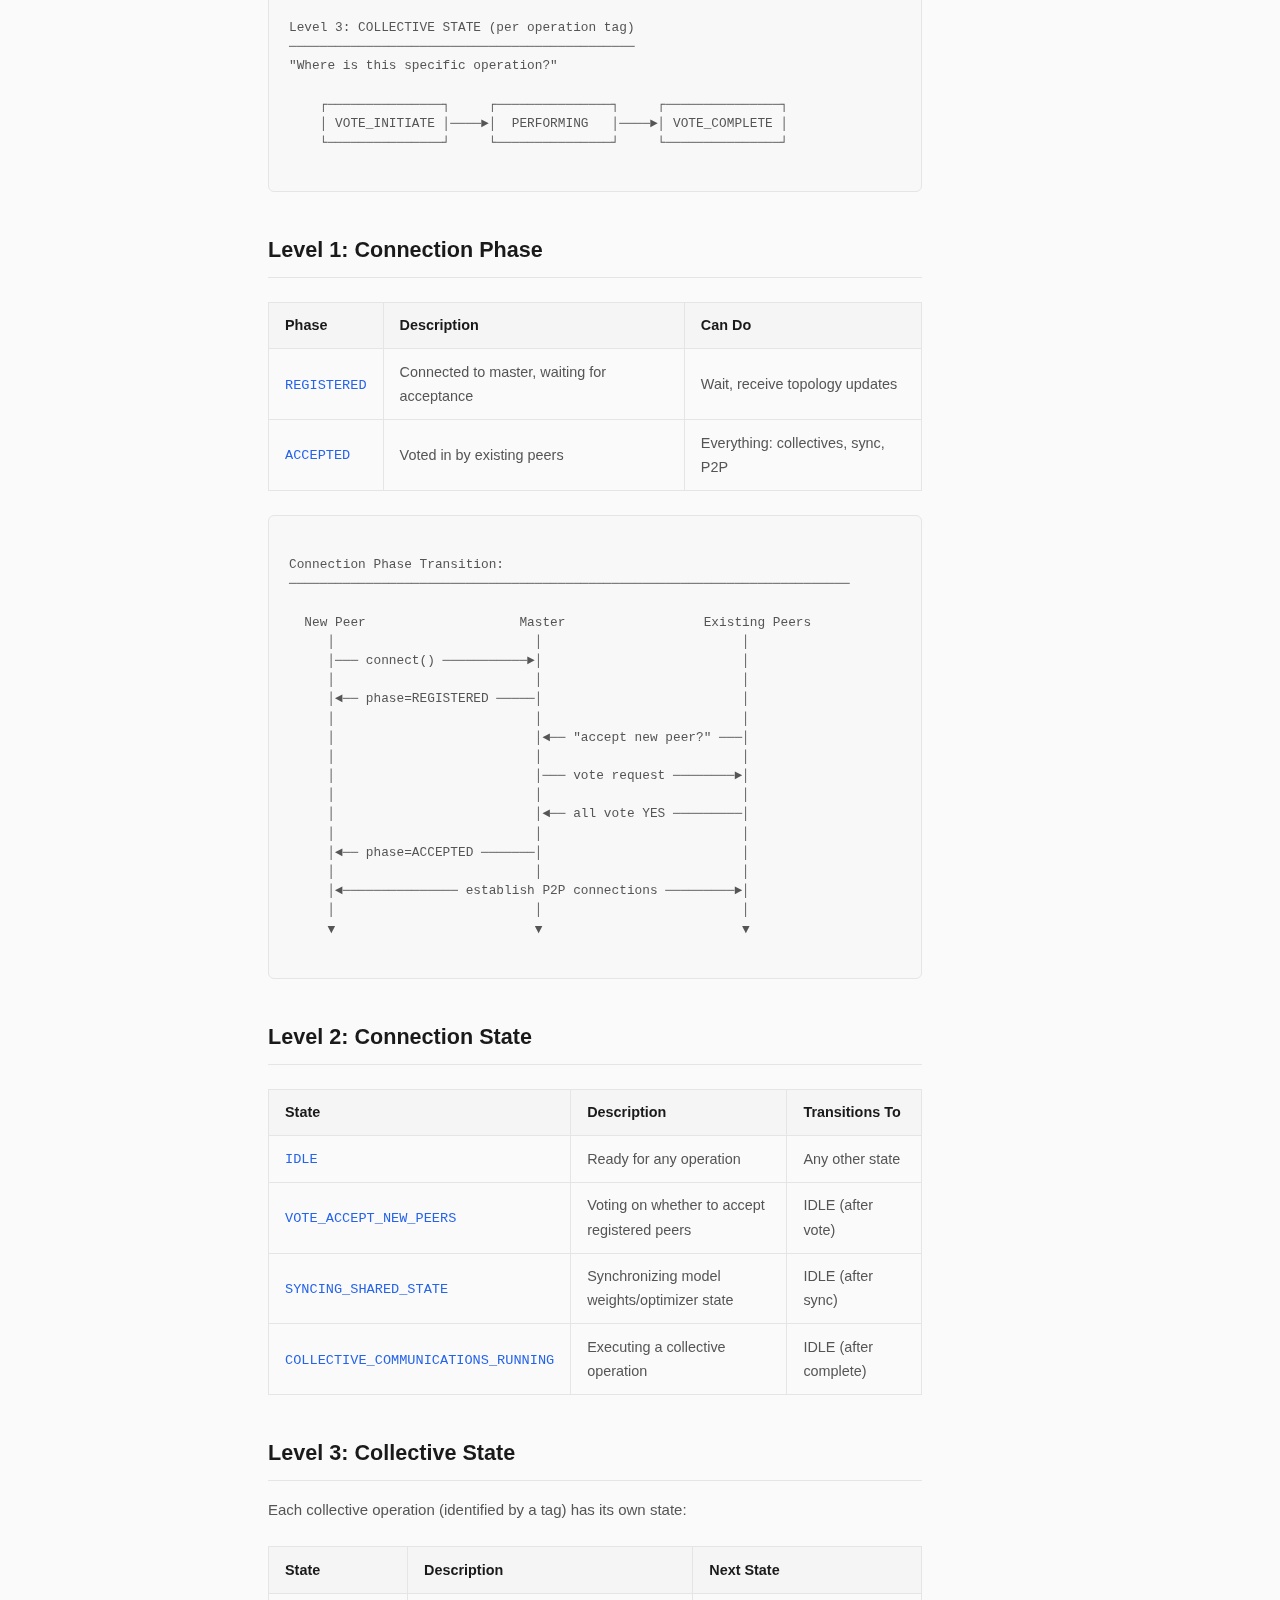
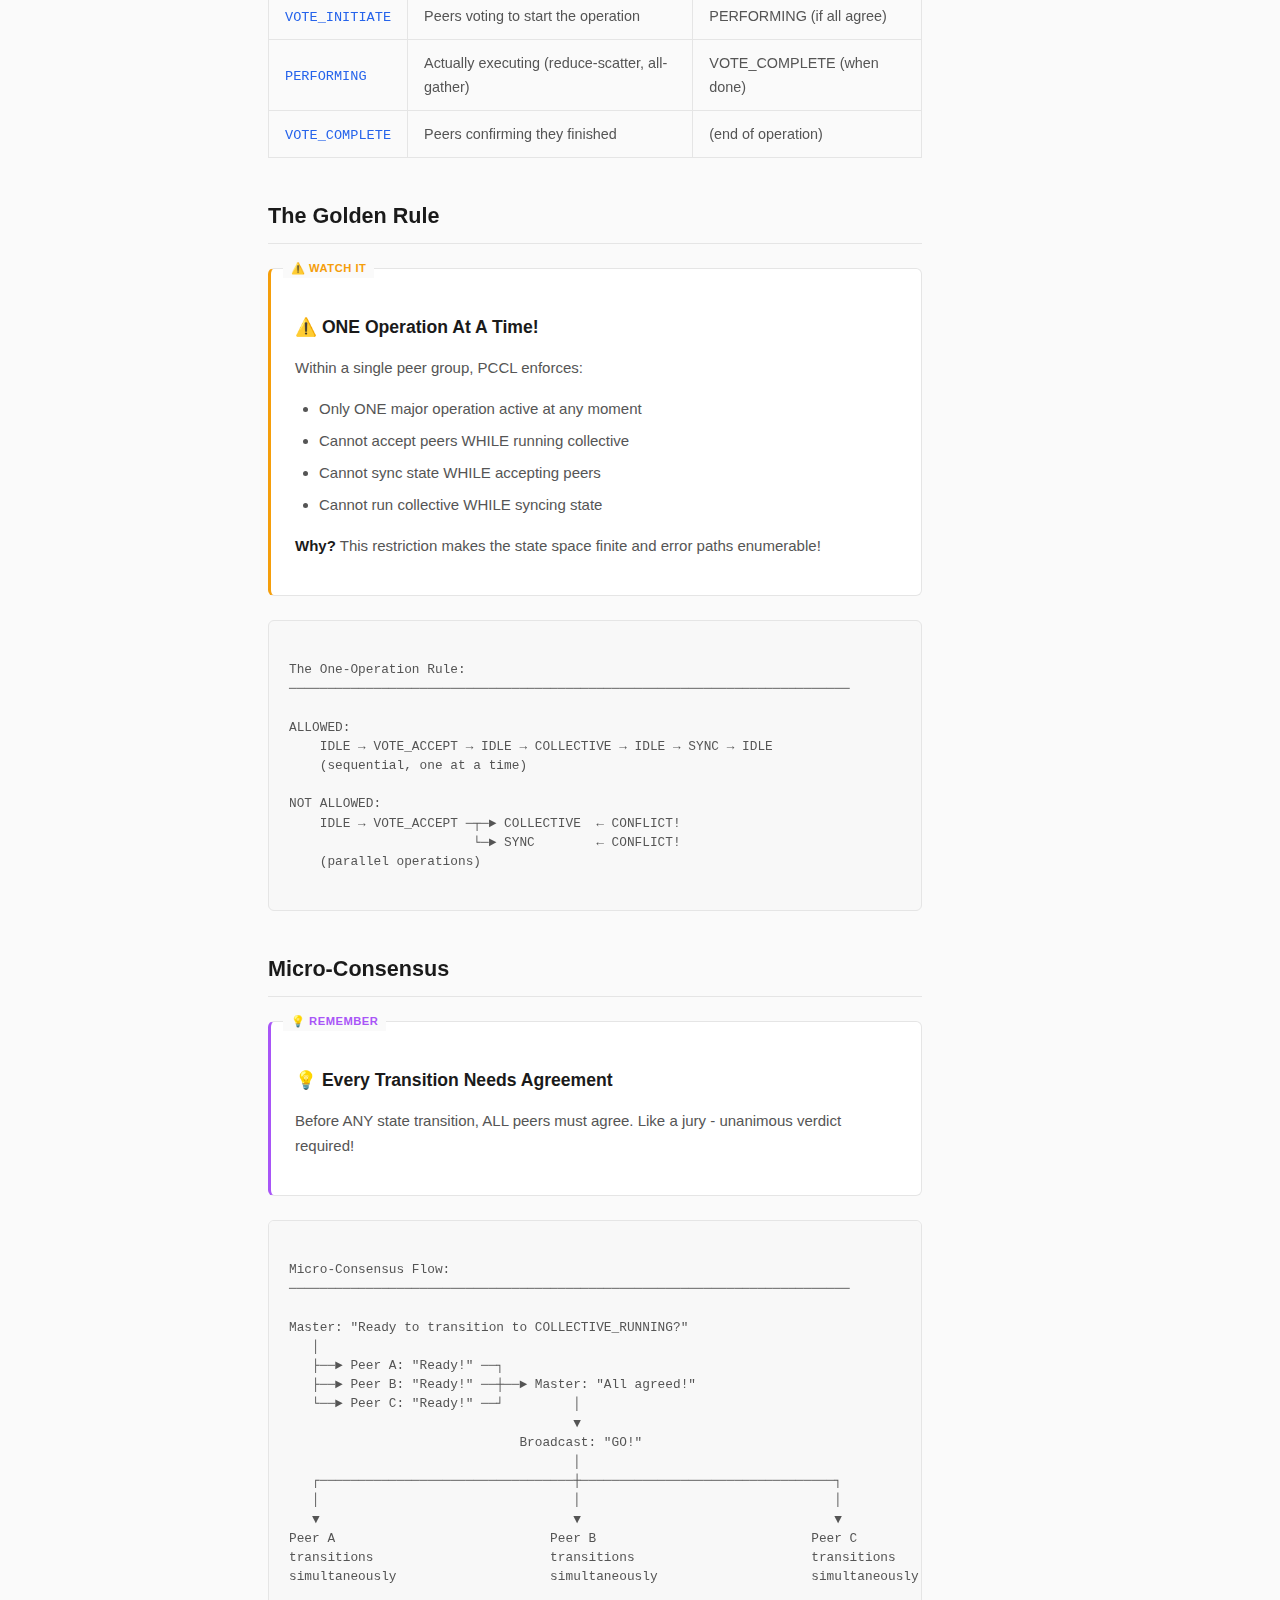
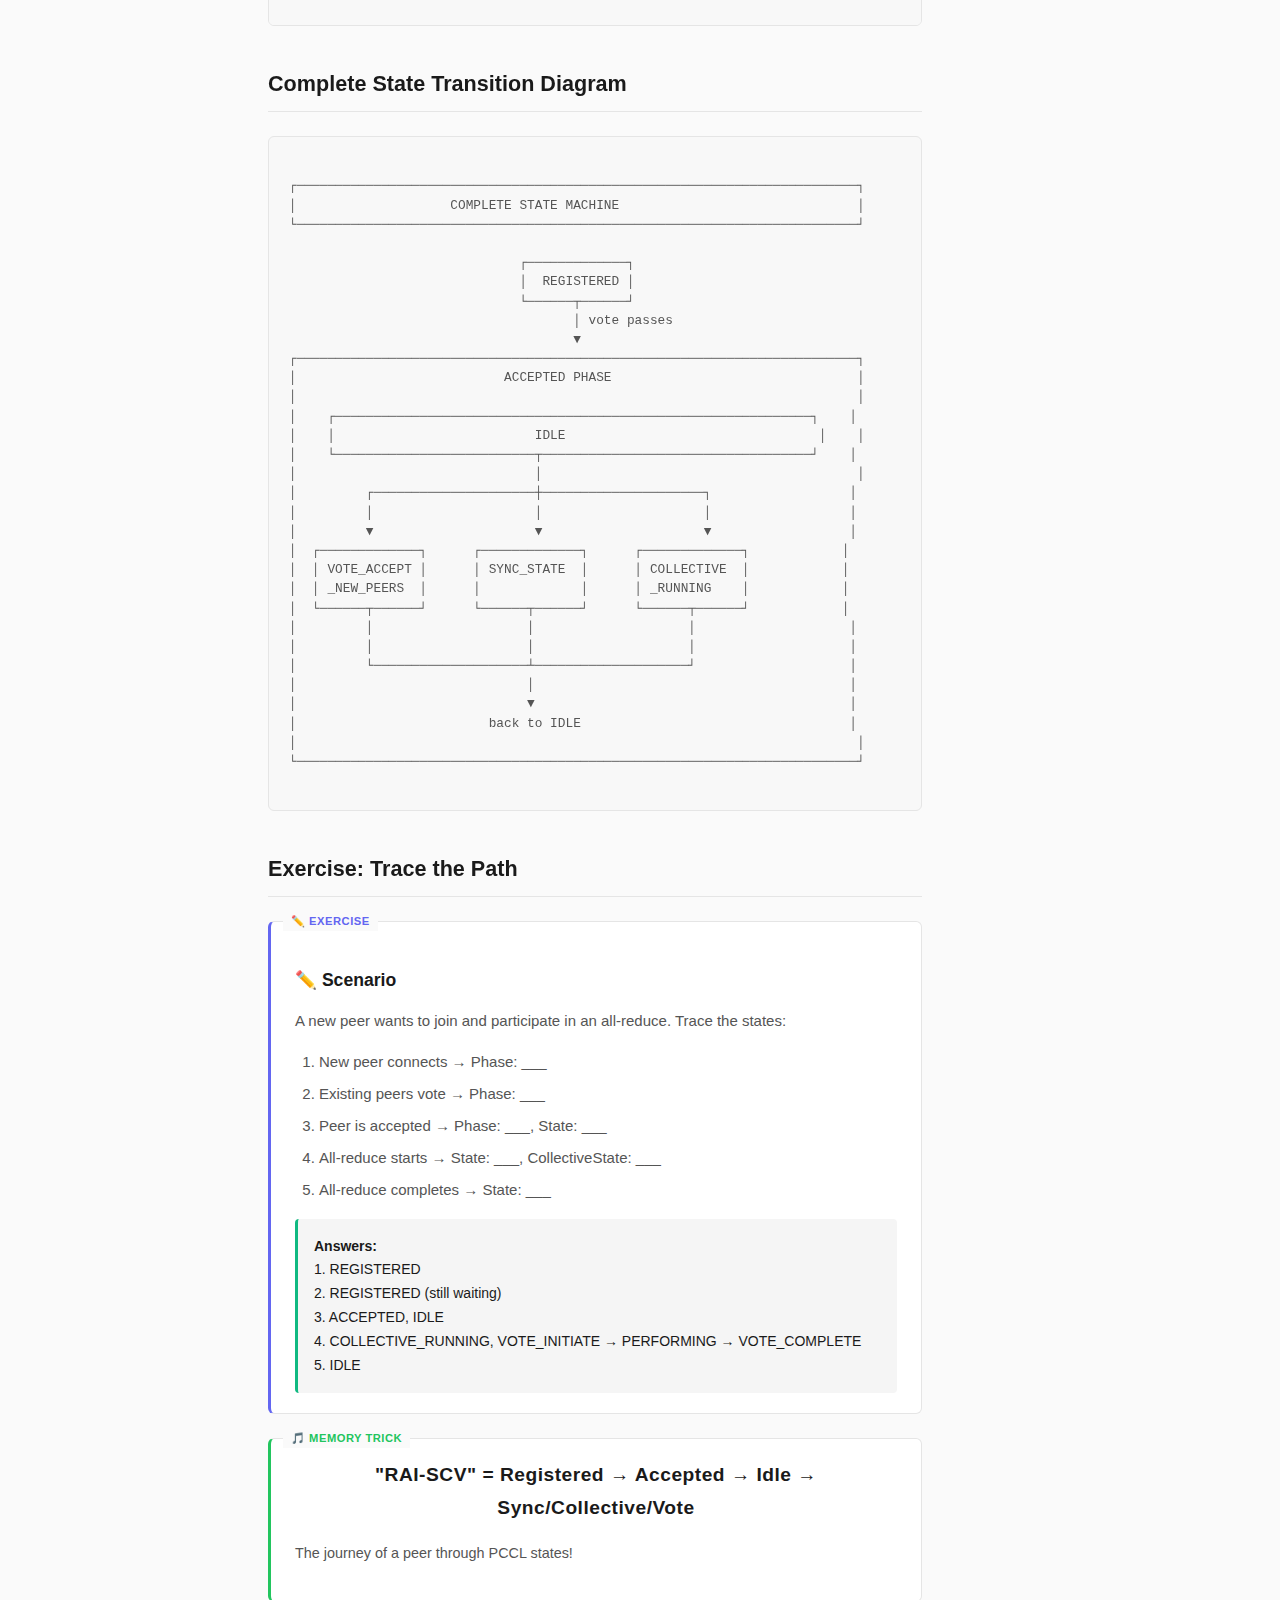
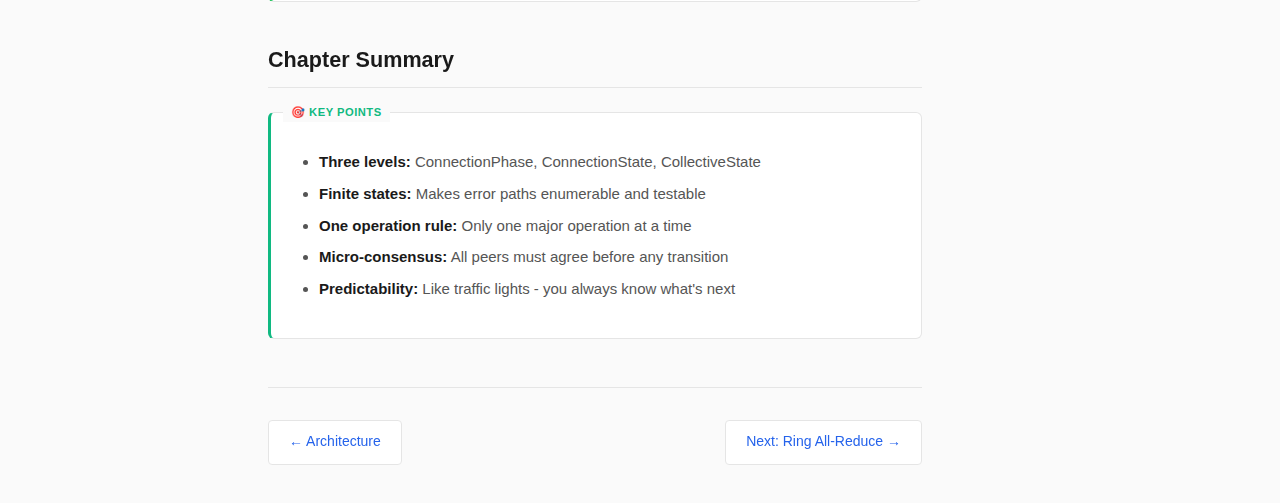
<file: chapter3-state-machines.html>
<!DOCTYPE html>
<html lang="en">
<head>
    <meta charset="UTF-8">
    <meta name="viewport" content="width=device-width, initial-scale=1.0">
    <title>Chapter 3: State Machines - PCCL Guide</title>
    <link rel="stylesheet" href="styles.css">
</head>
<body>
    <nav class="sidebar">
        <div class="book-title">📚 PCCL Guide</div>
        <ul>
            <li><a href="index.html">Home</a></li>
            <li><a href="chapter0-prerequisites.html">0. Prerequisites</a></li>
            <li><a href="chapter1-introduction.html">1. The Problem</a></li>
            <li><a href="chapter2-architecture.html">2. Architecture</a></li>
            <li><a href="chapter3-state-machines.html" class="active">3. State Machines</a></li>
            <li><a href="chapter4-ring-allreduce.html">4. Ring All-Reduce</a></li>
            <li><a href="chapter5-fault-tolerance.html">5. Fault Tolerance</a></li>
            <li><a href="chapter6-diloco.html">6. DiLoCo Family</a></li>
            <li><a href="chapter7-implementation.html">7. Implementation</a></li>
            <li><a href="chapter8-benchmarks.html">8. Benchmarks</a></li>
            <li><a href="chapter9-build-your-own.html">9. Build Your Own</a></li>
            <li><a href="chapter10-deployment.html">10. Deployment</a></li>
            <li><a href="appendix-alternatives.html">A. Alternatives</a></li>
        </ul>
    </nav>
    <main class="content">
        <h1>Chapter 3: State Machines</h1>
        <p class="subtitle">The Finite States That Make Fault Tolerance Possible</p>

        <div class="analogy-box">
            <h3>🚦 The Traffic Light Analogy</h3>
            <p>A traffic light has exactly 3 states: RED, YELLOW, GREEN. It can only transition in specific ways (GREEN→YELLOW→RED→GREEN).</p>
            <p>This predictability is what makes intersections safe! You KNOW what comes next.</p>
            <p>PCCL's state machine is the same idea - by limiting possible states and transitions, we can handle EVERY failure scenario.</p>
        </div>

        <h2>Why State Machines Matter</h2>

        <div class="remember-this">
            <h3>💡 The Key Insight</h3>
            <p>Previous PCCL attempts failed because they allowed too many states:</p>
            <ul>
                <li>"Join anytime" = infinite possible states</li>
                <li>Infinite states = can't enumerate error paths</li>
                <li>Can't enumerate = can't handle all failures</li>
            </ul>
            <p><strong>Solution:</strong> Restrict to finite state machine → every error path is testable!</p>
        </div>

        <h2>The Three Levels of State</h2>

        <p>PCCL tracks state at three levels:</p>

        <div class="diagram">
┌─────────────────────────────────────────────────────────────────────────┐
│                    THREE LEVELS OF STATE                                │
└─────────────────────────────────────────────────────────────────────────┘

Level 1: CONNECTION PHASE (per peer)
─────────────────────────────────────
"Am I part of the group yet?"

    ┌────────────┐                ┌────────────┐
    │ REGISTERED │ ──── vote ───► │  ACCEPTED  │
    │            │    passes      │            │
    └────────────┘                └────────────┘
    
    • REGISTERED: Connected, but can't participate in collectives
    • ACCEPTED: Full member, can participate in everything


Level 2: CONNECTION STATE (per peer)
─────────────────────────────────────
"What am I doing right now?"

    ┌──────┐     ┌───────────────────┐     ┌─────────────────────┐
    │ IDLE │◄───►│ VOTE_ACCEPT_PEERS │◄───►│ COLLECTIVE_RUNNING  │
    └──────┘     └───────────────────┘     └─────────────────────┘
        ▲                                           ▲
        │         ┌─────────────────┐               │
        └────────►│ SYNCING_STATE   │◄──────────────┘
                  └─────────────────┘


Level 3: COLLECTIVE STATE (per operation tag)
─────────────────────────────────────────────
"Where is this specific operation?"

    ┌───────────────┐     ┌───────────────┐     ┌───────────────┐
    │ VOTE_INITIATE │────►│  PERFORMING   │────►│ VOTE_COMPLETE │
    └───────────────┘     └───────────────┘     └───────────────┘
        </div>

        <h2>Level 1: Connection Phase</h2>

        <table>
            <tr>
                <th>Phase</th>
                <th>Description</th>
                <th>Can Do</th>
            </tr>
            <tr>
                <td><code>REGISTERED</code></td>
                <td>Connected to master, waiting for acceptance</td>
                <td>Wait, receive topology updates</td>
            </tr>
            <tr>
                <td><code>ACCEPTED</code></td>
                <td>Voted in by existing peers</td>
                <td>Everything: collectives, sync, P2P</td>
            </tr>
        </table>

        <div class="diagram">
Connection Phase Transition:
─────────────────────────────────────────────────────────────────────────

  New Peer                    Master                  Existing Peers
     │                          │                          │
     │─── connect() ───────────►│                          │
     │                          │                          │
     │◄── phase=REGISTERED ─────│                          │
     │                          │                          │
     │                          │◄── "accept new peer?" ───│
     │                          │                          │
     │                          │─── vote request ────────►│
     │                          │                          │
     │                          │◄── all vote YES ─────────│
     │                          │                          │
     │◄── phase=ACCEPTED ───────│                          │
     │                          │                          │
     │◄─────────────── establish P2P connections ─────────►│
     │                          │                          │
     ▼                          ▼                          ▼
        </div>

        <h2>Level 2: Connection State</h2>

        <table>
            <tr>
                <th>State</th>
                <th>Description</th>
                <th>Transitions To</th>
            </tr>
            <tr>
                <td><code>IDLE</code></td>
                <td>Ready for any operation</td>
                <td>Any other state</td>
            </tr>
            <tr>
                <td><code>VOTE_ACCEPT_NEW_PEERS</code></td>
                <td>Voting on whether to accept registered peers</td>
                <td>IDLE (after vote)</td>
            </tr>
            <tr>
                <td><code>SYNCING_SHARED_STATE</code></td>
                <td>Synchronizing model weights/optimizer state</td>
                <td>IDLE (after sync)</td>
            </tr>
            <tr>
                <td><code>COLLECTIVE_COMMUNICATIONS_RUNNING</code></td>
                <td>Executing a collective operation</td>
                <td>IDLE (after complete)</td>
            </tr>
        </table>

        <h2>Level 3: Collective State</h2>

        <p>Each collective operation (identified by a tag) has its own state:</p>

        <table>
            <tr>
                <th>State</th>
                <th>Description</th>
                <th>Next State</th>
            </tr>
            <tr>
                <td><code>VOTE_INITIATE</code></td>
                <td>Peers voting to start the operation</td>
                <td>PERFORMING (if all agree)</td>
            </tr>
            <tr>
                <td><code>PERFORMING</code></td>
                <td>Actually executing (reduce-scatter, all-gather)</td>
                <td>VOTE_COMPLETE (when done)</td>
            </tr>
            <tr>
                <td><code>VOTE_COMPLETE</code></td>
                <td>Peers confirming they finished</td>
                <td>(end of operation)</td>
            </tr>
        </table>

        <h2>The Golden Rule</h2>

        <div class="watch-it">
            <h3>⚠️ ONE Operation At A Time!</h3>
            <p>Within a single peer group, PCCL enforces:</p>
            <ul>
                <li>Only ONE major operation active at any moment</li>
                <li>Cannot accept peers WHILE running collective</li>
                <li>Cannot sync state WHILE accepting peers</li>
                <li>Cannot run collective WHILE syncing state</li>
            </ul>
            <p><strong>Why?</strong> This restriction makes the state space finite and error paths enumerable!</p>
        </div>

        <div class="diagram">
The One-Operation Rule:
─────────────────────────────────────────────────────────────────────────

ALLOWED:
    IDLE → VOTE_ACCEPT → IDLE → COLLECTIVE → IDLE → SYNC → IDLE
    (sequential, one at a time)

NOT ALLOWED:
    IDLE → VOTE_ACCEPT ─┬─► COLLECTIVE  ← CONFLICT!
                        └─► SYNC        ← CONFLICT!
    (parallel operations)
        </div>

        <h2>Micro-Consensus</h2>

        <div class="remember-this">
            <h3>💡 Every Transition Needs Agreement</h3>
            <p>Before ANY state transition, ALL peers must agree. Like a jury - unanimous verdict required!</p>
        </div>

        <div class="diagram">
Micro-Consensus Flow:
─────────────────────────────────────────────────────────────────────────

Master: "Ready to transition to COLLECTIVE_RUNNING?"
   │
   ├──► Peer A: "Ready!" ──┐
   ├──► Peer B: "Ready!" ──┼──► Master: "All agreed!"
   └──► Peer C: "Ready!" ──┘         │
                                     ▼
                              Broadcast: "GO!"
                                     │
   ┌─────────────────────────────────┼─────────────────────────────────┐
   │                                 │                                 │
   ▼                                 ▼                                 ▼
Peer A                            Peer B                            Peer C
transitions                       transitions                       transitions
simultaneously                    simultaneously                    simultaneously
        </div>

        <h2>Complete State Transition Diagram</h2>

        <div class="diagram">
┌─────────────────────────────────────────────────────────────────────────┐
│                    COMPLETE STATE MACHINE                               │
└─────────────────────────────────────────────────────────────────────────┘

                              ┌─────────────┐
                              │  REGISTERED │
                              └──────┬──────┘
                                     │ vote passes
                                     ▼
┌─────────────────────────────────────────────────────────────────────────┐
│                           ACCEPTED PHASE                                │
│                                                                         │
│    ┌──────────────────────────────────────────────────────────────┐    │
│    │                          IDLE                                 │    │
│    └──────────────────────────┬───────────────────────────────────┘    │
│                               │                                         │
│         ┌─────────────────────┼─────────────────────┐                  │
│         │                     │                     │                  │
│         ▼                     ▼                     ▼                  │
│  ┌─────────────┐      ┌─────────────┐      ┌─────────────┐            │
│  │ VOTE_ACCEPT │      │ SYNC_STATE  │      │ COLLECTIVE  │            │
│  │ _NEW_PEERS  │      │             │      │ _RUNNING    │            │
│  └──────┬──────┘      └──────┬──────┘      └──────┬──────┘            │
│         │                    │                    │                    │
│         │                    │                    │                    │
│         └────────────────────┴────────────────────┘                    │
│                              │                                         │
│                              ▼                                         │
│                         back to IDLE                                   │
│                                                                         │
└─────────────────────────────────────────────────────────────────────────┘
        </div>

        <h2>Exercise: Trace the Path</h2>

        <div class="exercise">
            <h3>✏️ Scenario</h3>
            <p>A new peer wants to join and participate in an all-reduce. Trace the states:</p>
            <ol>
                <li>New peer connects → Phase: ___</li>
                <li>Existing peers vote → Phase: ___</li>
                <li>Peer is accepted → Phase: ___, State: ___</li>
                <li>All-reduce starts → State: ___, CollectiveState: ___</li>
                <li>All-reduce completes → State: ___</li>
            </ol>
            
            <div class="answer-reveal">
                <strong>Answers:</strong><br>
                1. REGISTERED<br>
                2. REGISTERED (still waiting)<br>
                3. ACCEPTED, IDLE<br>
                4. COLLECTIVE_RUNNING, VOTE_INITIATE → PERFORMING → VOTE_COMPLETE<br>
                5. IDLE
            </div>
        </div>

        <div class="mnemonic">
            <p class="mnemonic-text">"RAI-SCV" = Registered → Accepted → Idle → Sync/Collective/Vote</p>
            <p style="margin-top: 0.5rem; font-size: 0.9rem;">The journey of a peer through PCCL states!</p>
        </div>

        <h2>Chapter Summary</h2>

        <div class="bullet-points">
            <ul>
                <li><strong>Three levels:</strong> ConnectionPhase, ConnectionState, CollectiveState</li>
                <li><strong>Finite states:</strong> Makes error paths enumerable and testable</li>
                <li><strong>One operation rule:</strong> Only one major operation at a time</li>
                <li><strong>Micro-consensus:</strong> All peers must agree before any transition</li>
                <li><strong>Predictability:</strong> Like traffic lights - you always know what's next</li>
            </ul>
        </div>

        <div class="navigation">
            <a href="chapter2-architecture.html" class="prev">← Architecture</a>
            <a href="chapter4-ring-allreduce.html" class="next">Next: Ring All-Reduce →</a>
        </div>
    </main>
    <aside class="glossary-sidebar">
        <div class="glossary-title">📖 Jargon Buster</div>
        <div class="glossary-item">
            <div class="glossary-term">State Machine</div>
            <div class="glossary-def">System with finite states and defined transitions. Predictable, testable behavior.</div>
        </div>
        <div class="glossary-item">
            <div class="glossary-term">ConnectionPhase</div>
            <div class="glossary-def">Level 1 state: REGISTERED or ACCEPTED. "Am I in the group?"</div>
        </div>
        <div class="glossary-item">
            <div class="glossary-term">ConnectionState</div>
            <div class="glossary-def">Level 2 state: IDLE, VOTING, SYNCING, or COLLECTIVE. "What am I doing?"</div>
        </div>
        <div class="glossary-item">
            <div class="glossary-term">CollectiveState</div>
            <div class="glossary-def">Level 3 state: Per-operation state. VOTE_INITIATE, PERFORMING, VOTE_COMPLETE.</div>
        </div>
        <div class="glossary-item">
            <div class="glossary-term">Micro-Consensus</div>
            <div class="glossary-def">All peers must agree before any state change. Unanimous vote required.</div>
        </div>
        <div class="glossary-item">
            <div class="glossary-term">Transition</div>
            <div class="glossary-def">Moving from one state to another. Requires consensus in PCCL.</div>
        </div>
        <div class="glossary-item">
            <div class="glossary-term">Enumerable</div>
            <div class="glossary-def">Can be listed/counted. Finite states = enumerable error paths = testable.</div>
        </div>
        <div class="glossary-item">
            <div class="glossary-term">Tag</div>
            <div class="glossary-def">Identifier for a collective operation. Allows tracking multiple operations.</div>
        </div>
        <div class="glossary-item">
            <div class="glossary-term">Major Operation</div>
            <div class="glossary-def">Accept peers, sync state, or run collective. Only one at a time!</div>
        </div>
    </aside>
</body>
</html>
</file>
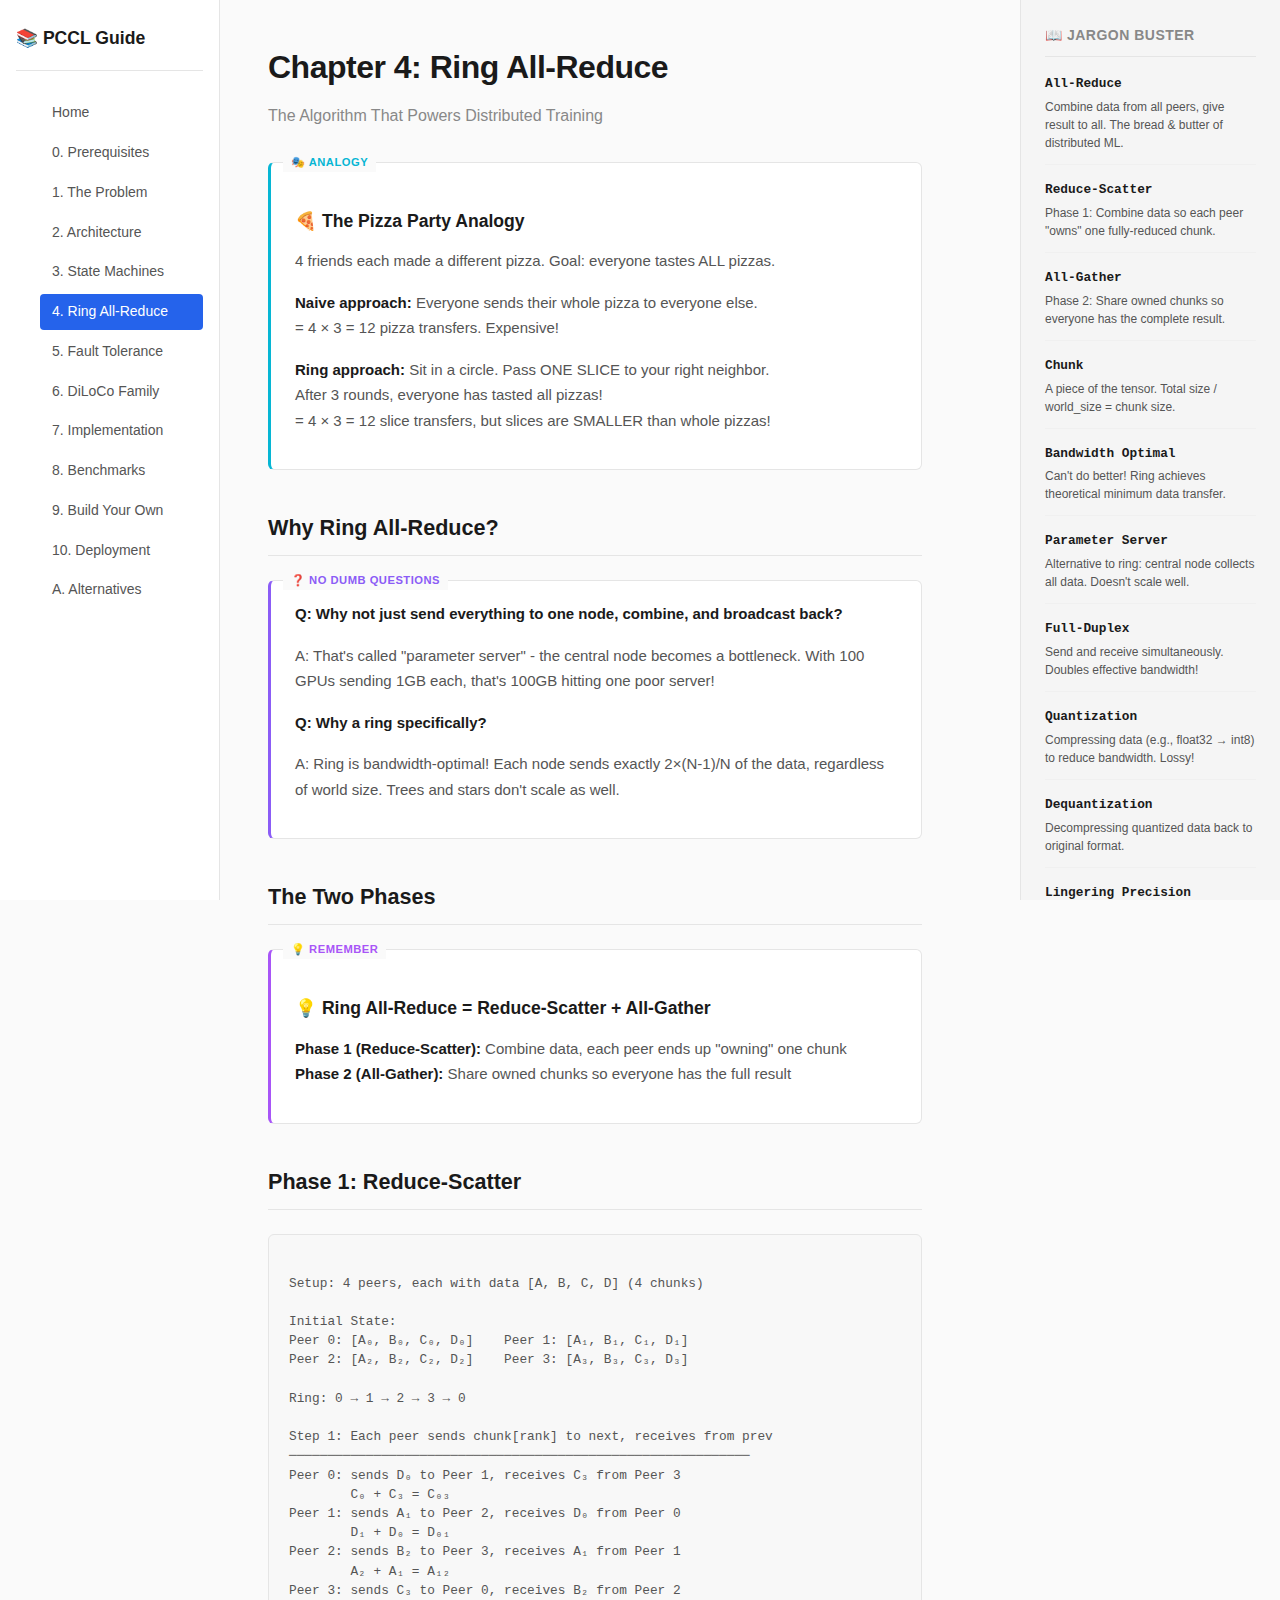
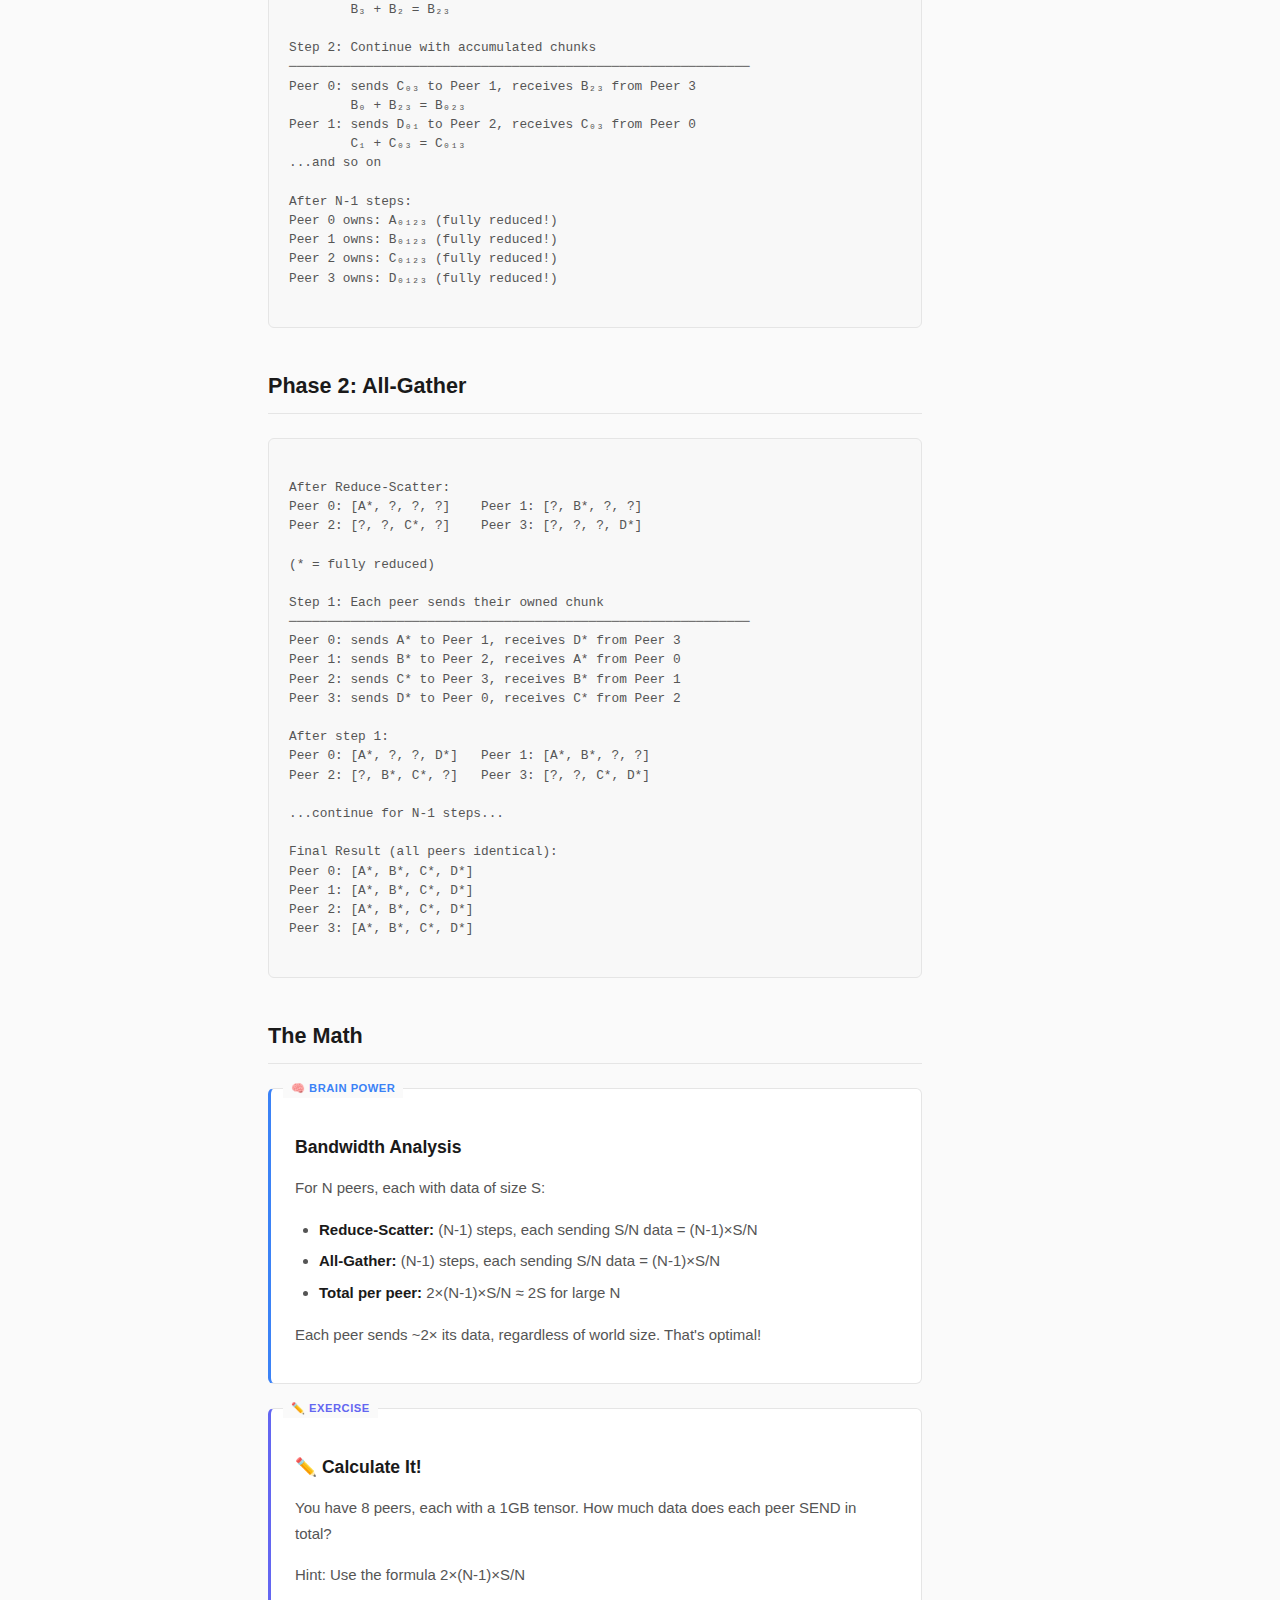
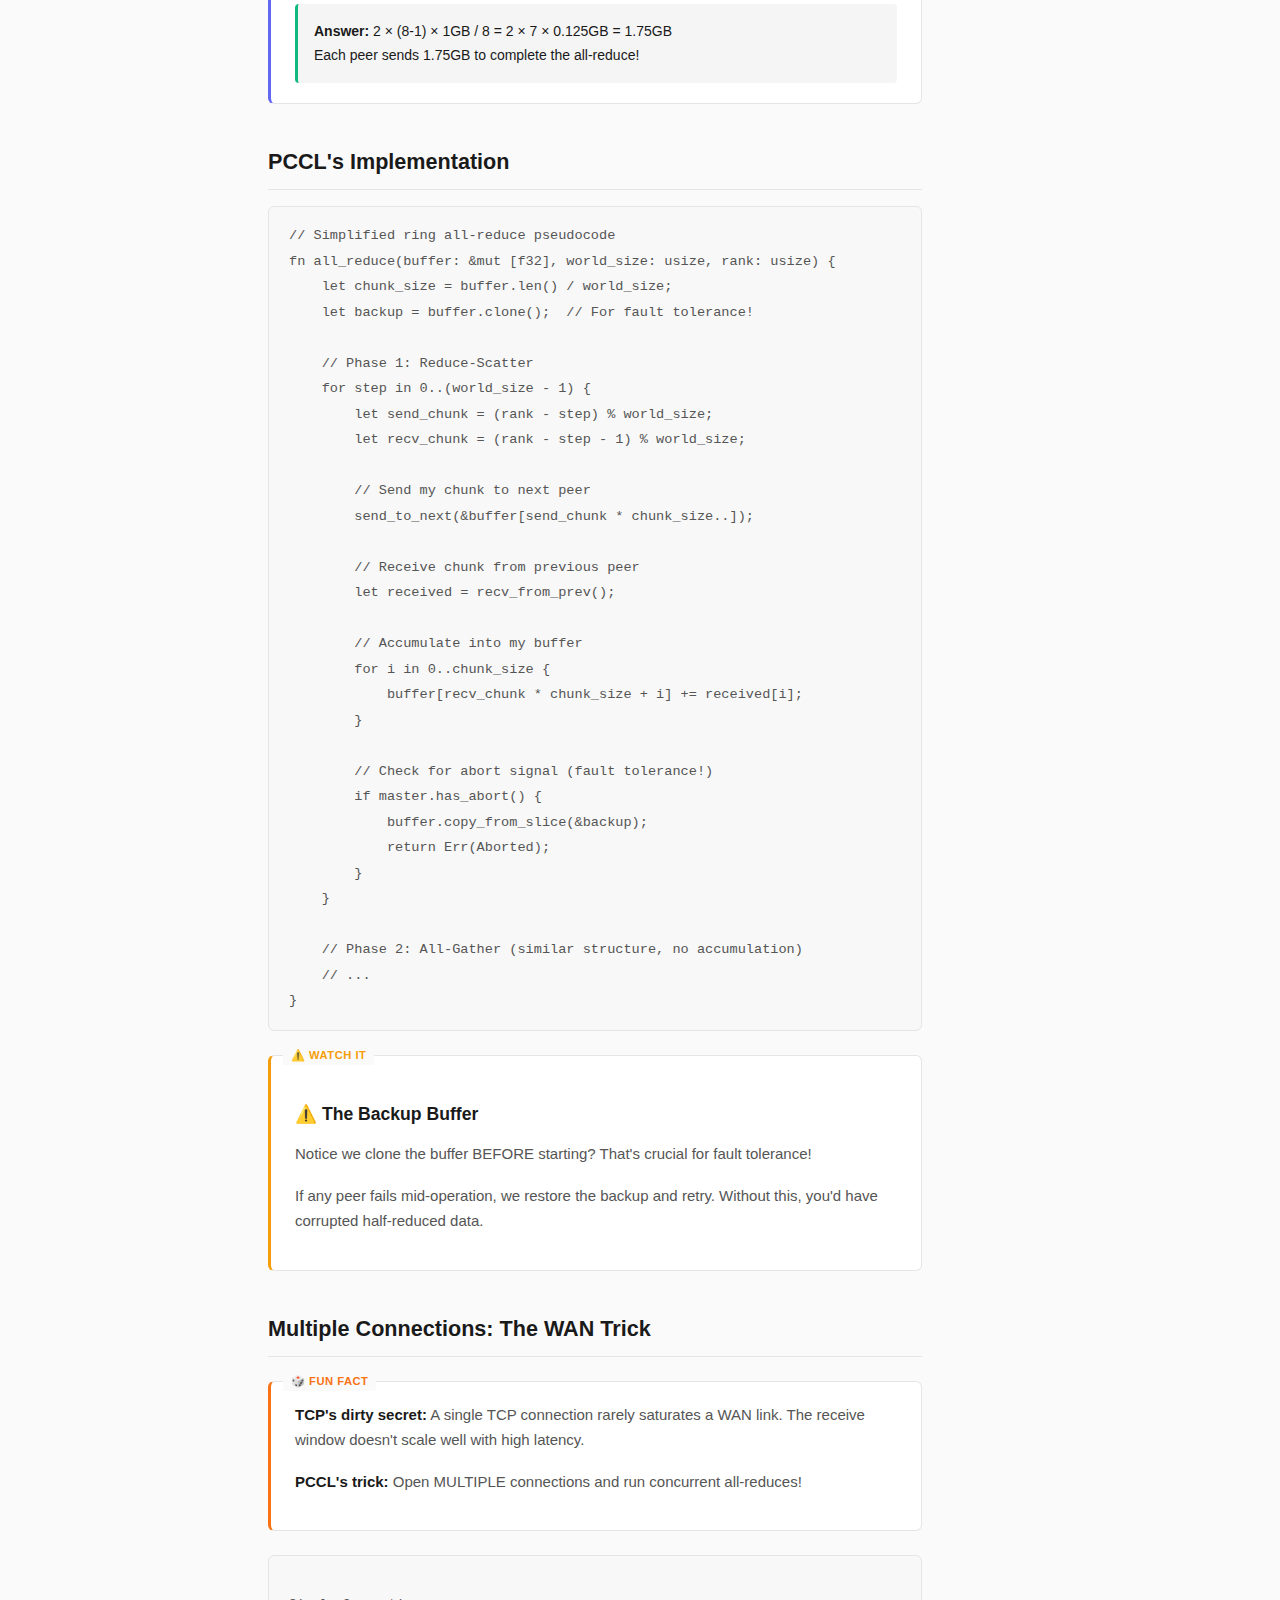
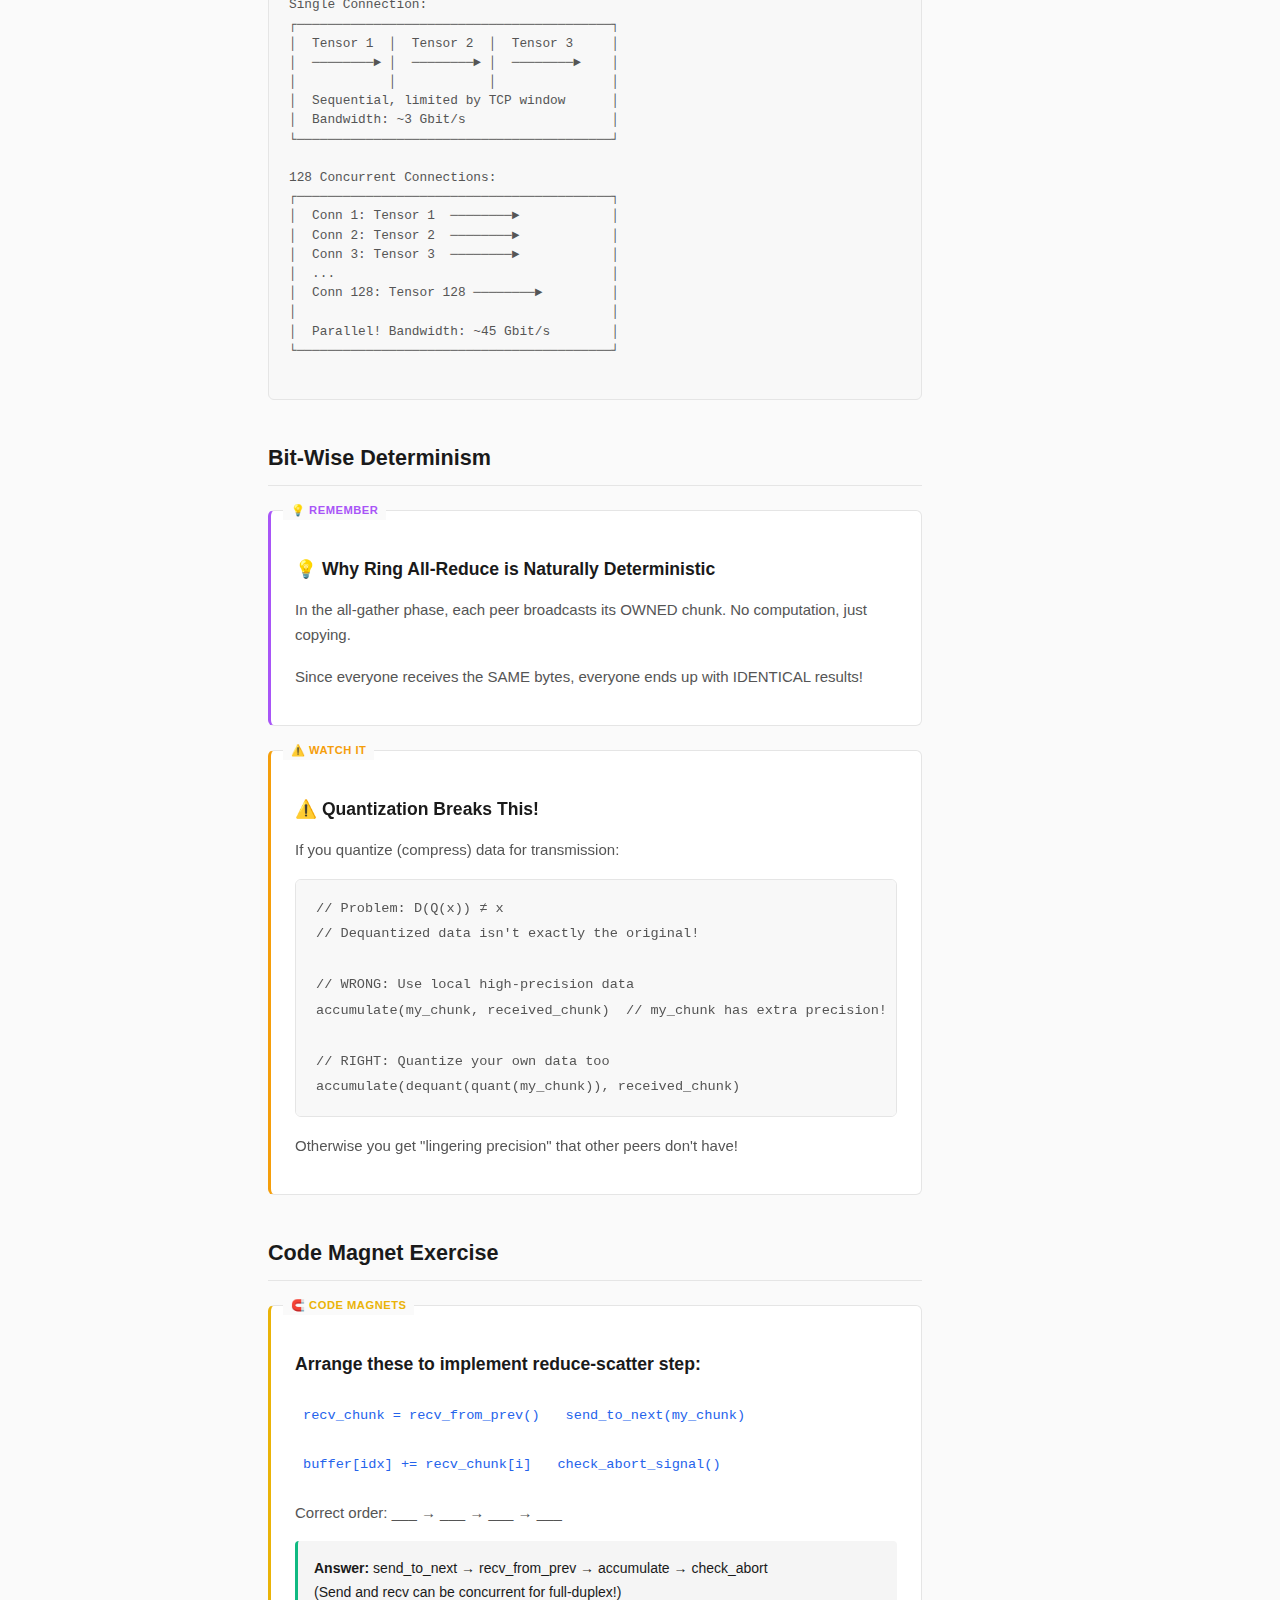
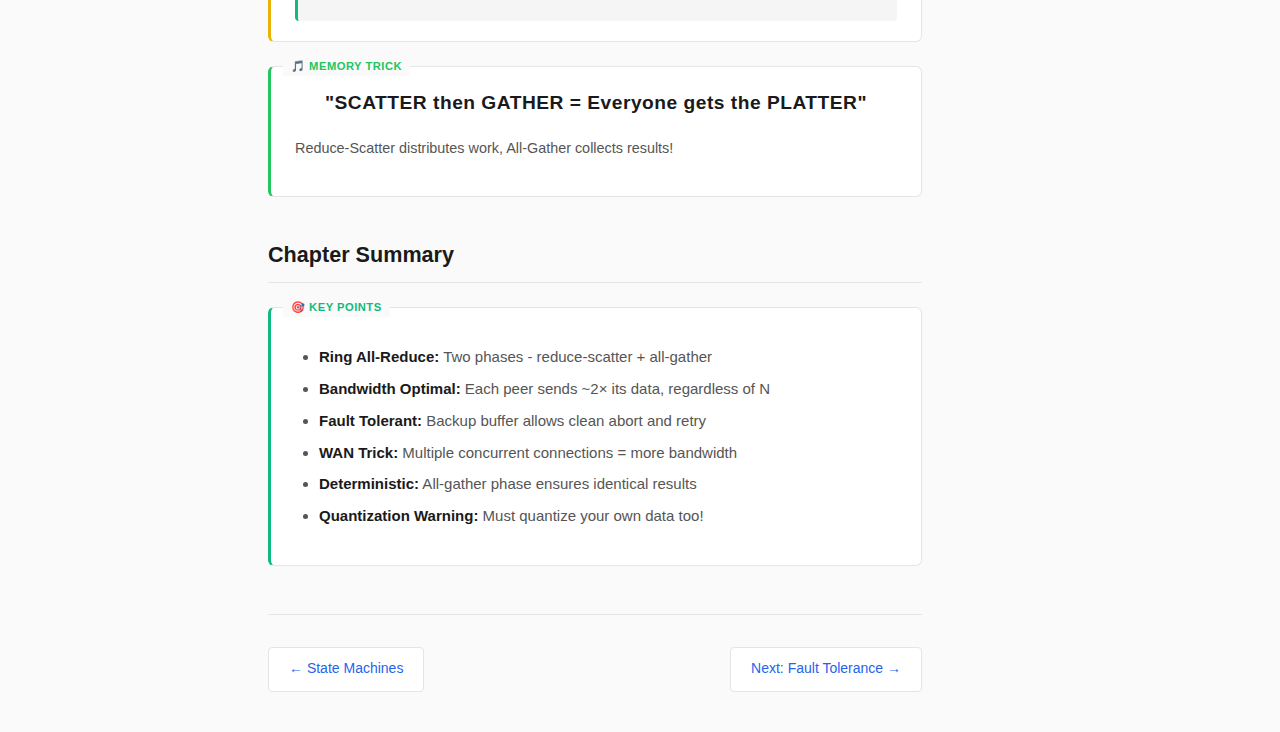
<file: chapter4-ring-allreduce.html>
<!DOCTYPE html>
<html lang="en">
<head>
    <meta charset="UTF-8">
    <meta name="viewport" content="width=device-width, initial-scale=1.0">
    <title>Chapter 4: Ring All-Reduce - PCCL Guide</title>
    <link rel="stylesheet" href="styles.css">
</head>
<body>
    <nav class="sidebar">
        <div class="book-title">📚 PCCL Guide</div>
        <ul>
            <li><a href="index.html">Home</a></li>
            <li><a href="chapter0-prerequisites.html">0. Prerequisites</a></li>
            <li><a href="chapter1-introduction.html">1. The Problem</a></li>
            <li><a href="chapter2-architecture.html">2. Architecture</a></li>
            <li><a href="chapter3-state-machines.html">3. State Machines</a></li>
            <li><a href="chapter4-ring-allreduce.html" class="active">4. Ring All-Reduce</a></li>
            <li><a href="chapter5-fault-tolerance.html">5. Fault Tolerance</a></li>
            <li><a href="chapter6-diloco.html">6. DiLoCo Family</a></li>
            <li><a href="chapter7-implementation.html">7. Implementation</a></li>
            <li><a href="chapter8-benchmarks.html">8. Benchmarks</a></li>
            <li><a href="chapter9-build-your-own.html">9. Build Your Own</a></li>
            <li><a href="chapter10-deployment.html">10. Deployment</a></li>
            <li><a href="appendix-alternatives.html">A. Alternatives</a></li>
        </ul>
    </nav>

    <main class="content">
        <h1>Chapter 4: Ring All-Reduce</h1>
        <p class="subtitle">The Algorithm That Powers Distributed Training</p>

        <div class="analogy-box">
            <h3>🍕 The Pizza Party Analogy</h3>
            <p>4 friends each made a different pizza. Goal: everyone tastes ALL pizzas.</p>
            
            <p><strong>Naive approach:</strong> Everyone sends their whole pizza to everyone else.<br>
            = 4 × 3 = 12 pizza transfers. Expensive!</p>
            
            <p><strong>Ring approach:</strong> Sit in a circle. Pass ONE SLICE to your right neighbor.<br>
            After 3 rounds, everyone has tasted all pizzas!<br>
            = 4 × 3 = 12 slice transfers, but slices are SMALLER than whole pizzas!</p>
        </div>

        <h2>Why Ring All-Reduce?</h2>

        <div class="no-dumb-questions">
            <p><strong>Q: Why not just send everything to one node, combine, and broadcast back?</strong></p>
            <p>A: That's called "parameter server" - the central node becomes a bottleneck. With 100 GPUs sending 1GB each, that's 100GB hitting one poor server!</p>
            
            <p><strong>Q: Why a ring specifically?</strong></p>
            <p>A: Ring is bandwidth-optimal! Each node sends exactly 2×(N-1)/N of the data, regardless of world size. Trees and stars don't scale as well.</p>
        </div>

        <h2>The Two Phases</h2>

        <div class="remember-this">
            <h3>💡 Ring All-Reduce = Reduce-Scatter + All-Gather</h3>
            <p><strong>Phase 1 (Reduce-Scatter):</strong> Combine data, each peer ends up "owning" one chunk<br>
            <strong>Phase 2 (All-Gather):</strong> Share owned chunks so everyone has the full result</p>
        </div>

        <h2>Phase 1: Reduce-Scatter</h2>

        <div class="diagram">
Setup: 4 peers, each with data [A, B, C, D] (4 chunks)

Initial State:
Peer 0: [A₀, B₀, C₀, D₀]    Peer 1: [A₁, B₁, C₁, D₁]
Peer 2: [A₂, B₂, C₂, D₂]    Peer 3: [A₃, B₃, C₃, D₃]

Ring: 0 → 1 → 2 → 3 → 0

Step 1: Each peer sends chunk[rank] to next, receives from prev
────────────────────────────────────────────────────────────
Peer 0: sends D₀ to Peer 1, receives C₃ from Peer 3
        C₀ + C₃ = C₀₃
Peer 1: sends A₁ to Peer 2, receives D₀ from Peer 0
        D₁ + D₀ = D₀₁
Peer 2: sends B₂ to Peer 3, receives A₁ from Peer 1
        A₂ + A₁ = A₁₂
Peer 3: sends C₃ to Peer 0, receives B₂ from Peer 2
        B₃ + B₂ = B₂₃

Step 2: Continue with accumulated chunks
────────────────────────────────────────────────────────────
Peer 0: sends C₀₃ to Peer 1, receives B₂₃ from Peer 3
        B₀ + B₂₃ = B₀₂₃
Peer 1: sends D₀₁ to Peer 2, receives C₀₃ from Peer 0
        C₁ + C₀₃ = C₀₁₃
...and so on

After N-1 steps:
Peer 0 owns: A₀₁₂₃ (fully reduced!)
Peer 1 owns: B₀₁₂₃ (fully reduced!)
Peer 2 owns: C₀₁₂₃ (fully reduced!)
Peer 3 owns: D₀₁₂₃ (fully reduced!)
        </div>

        <h2>Phase 2: All-Gather</h2>

        <div class="diagram">
After Reduce-Scatter:
Peer 0: [A*, ?, ?, ?]    Peer 1: [?, B*, ?, ?]
Peer 2: [?, ?, C*, ?]    Peer 3: [?, ?, ?, D*]

(* = fully reduced)

Step 1: Each peer sends their owned chunk
────────────────────────────────────────────────────────────
Peer 0: sends A* to Peer 1, receives D* from Peer 3
Peer 1: sends B* to Peer 2, receives A* from Peer 0
Peer 2: sends C* to Peer 3, receives B* from Peer 1
Peer 3: sends D* to Peer 0, receives C* from Peer 2

After step 1:
Peer 0: [A*, ?, ?, D*]   Peer 1: [A*, B*, ?, ?]
Peer 2: [?, B*, C*, ?]   Peer 3: [?, ?, C*, D*]

...continue for N-1 steps...

Final Result (all peers identical):
Peer 0: [A*, B*, C*, D*]
Peer 1: [A*, B*, C*, D*]
Peer 2: [A*, B*, C*, D*]
Peer 3: [A*, B*, C*, D*]
        </div>

        <h2>The Math</h2>

        <div class="brain-power">
            <h3>Bandwidth Analysis</h3>
            <p>For N peers, each with data of size S:</p>
            <ul>
                <li><strong>Reduce-Scatter:</strong> (N-1) steps, each sending S/N data = (N-1)×S/N</li>
                <li><strong>All-Gather:</strong> (N-1) steps, each sending S/N data = (N-1)×S/N</li>
                <li><strong>Total per peer:</strong> 2×(N-1)×S/N ≈ 2S for large N</li>
            </ul>
            <p>Each peer sends ~2× its data, regardless of world size. That's optimal!</p>
        </div>

        <div class="exercise">
            <h3>✏️ Calculate It!</h3>
            <p>You have 8 peers, each with a 1GB tensor. How much data does each peer SEND in total?</p>
            <p>Hint: Use the formula 2×(N-1)×S/N</p>
            
            <div class="answer-reveal">
                <strong>Answer:</strong> 2 × (8-1) × 1GB / 8 = 2 × 7 × 0.125GB = 1.75GB<br>
                Each peer sends 1.75GB to complete the all-reduce!
            </div>
        </div>

        <h2>PCCL's Implementation</h2>

        <pre><code>// Simplified ring all-reduce pseudocode
fn all_reduce(buffer: &mut [f32], world_size: usize, rank: usize) {
    let chunk_size = buffer.len() / world_size;
    let backup = buffer.clone();  // For fault tolerance!
    
    // Phase 1: Reduce-Scatter
    for step in 0..(world_size - 1) {
        let send_chunk = (rank - step) % world_size;
        let recv_chunk = (rank - step - 1) % world_size;
        
        // Send my chunk to next peer
        send_to_next(&buffer[send_chunk * chunk_size..]);
        
        // Receive chunk from previous peer
        let received = recv_from_prev();
        
        // Accumulate into my buffer
        for i in 0..chunk_size {
            buffer[recv_chunk * chunk_size + i] += received[i];
        }
        
        // Check for abort signal (fault tolerance!)
        if master.has_abort() {
            buffer.copy_from_slice(&backup);
            return Err(Aborted);
        }
    }
    
    // Phase 2: All-Gather (similar structure, no accumulation)
    // ...
}</code></pre>

        <div class="watch-it">
            <h3>⚠️ The Backup Buffer</h3>
            <p>Notice we clone the buffer BEFORE starting? That's crucial for fault tolerance!</p>
            <p>If any peer fails mid-operation, we restore the backup and retry. Without this, you'd have corrupted half-reduced data.</p>
        </div>

        <h2>Multiple Connections: The WAN Trick</h2>

        <div class="trivia">
            <p><strong>TCP's dirty secret:</strong> A single TCP connection rarely saturates a WAN link. The receive window doesn't scale well with high latency.</p>
            <p><strong>PCCL's trick:</strong> Open MULTIPLE connections and run concurrent all-reduces!</p>
        </div>

        <div class="diagram">
Single Connection:
┌─────────────────────────────────────────┐
│  Tensor 1  │  Tensor 2  │  Tensor 3     │
│  ────────► │  ────────► │  ────────►    │
│            │            │               │
│  Sequential, limited by TCP window      │
│  Bandwidth: ~3 Gbit/s                   │
└─────────────────────────────────────────┘

128 Concurrent Connections:
┌─────────────────────────────────────────┐
│  Conn 1: Tensor 1  ────────►            │
│  Conn 2: Tensor 2  ────────►            │
│  Conn 3: Tensor 3  ────────►            │
│  ...                                    │
│  Conn 128: Tensor 128 ────────►         │
│                                         │
│  Parallel! Bandwidth: ~45 Gbit/s        │
└─────────────────────────────────────────┘
        </div>

        <h2>Bit-Wise Determinism</h2>

        <div class="remember-this">
            <h3>💡 Why Ring All-Reduce is Naturally Deterministic</h3>
            <p>In the all-gather phase, each peer broadcasts its OWNED chunk. No computation, just copying.</p>
            <p>Since everyone receives the SAME bytes, everyone ends up with IDENTICAL results!</p>
        </div>

        <div class="watch-it">
            <h3>⚠️ Quantization Breaks This!</h3>
            <p>If you quantize (compress) data for transmission:</p>
            <pre><code>// Problem: D(Q(x)) ≠ x
// Dequantized data isn't exactly the original!

// WRONG: Use local high-precision data
accumulate(my_chunk, received_chunk)  // my_chunk has extra precision!

// RIGHT: Quantize your own data too
accumulate(dequant(quant(my_chunk)), received_chunk)</code></pre>
            <p>Otherwise you get "lingering precision" that other peers don't have!</p>
        </div>

        <h2>Code Magnet Exercise</h2>

        <div class="code-magnet">
            <h3>Arrange these to implement reduce-scatter step:</h3>
            
            <div style="display: flex; flex-wrap: wrap; gap: 10px; margin: 1rem 0;">
                <code style="background: var(--bg-sidebar); padding: 0.5rem;">recv_chunk = recv_from_prev()</code>
                <code style="background: var(--bg-sidebar); padding: 0.5rem;">send_to_next(my_chunk)</code>
                <code style="background: var(--bg-sidebar); padding: 0.5rem;">buffer[idx] += recv_chunk[i]</code>
                <code style="background: var(--bg-sidebar); padding: 0.5rem;">check_abort_signal()</code>
            </div>
            
            <p>Correct order: ___ → ___ → ___ → ___</p>
            
            <div class="answer-reveal">
                <strong>Answer:</strong> send_to_next → recv_from_prev → accumulate → check_abort<br>
                (Send and recv can be concurrent for full-duplex!)
            </div>
        </div>

        <div class="mnemonic">
            <p class="mnemonic-text">"SCATTER then GATHER = Everyone gets the PLATTER"</p>
            <p style="margin-top: 0.5rem; font-size: 0.9rem;">Reduce-Scatter distributes work, All-Gather collects results!</p>
        </div>

        <h2>Chapter Summary</h2>

        <div class="bullet-points">
            <ul>
                <li><strong>Ring All-Reduce:</strong> Two phases - reduce-scatter + all-gather</li>
                <li><strong>Bandwidth Optimal:</strong> Each peer sends ~2× its data, regardless of N</li>
                <li><strong>Fault Tolerant:</strong> Backup buffer allows clean abort and retry</li>
                <li><strong>WAN Trick:</strong> Multiple concurrent connections = more bandwidth</li>
                <li><strong>Deterministic:</strong> All-gather phase ensures identical results</li>
                <li><strong>Quantization Warning:</strong> Must quantize your own data too!</li>
            </ul>
        </div>

        <div class="navigation">
            <a href="chapter3-state-machines.html" class="prev">← State Machines</a>
            <a href="chapter5-fault-tolerance.html" class="next">Next: Fault Tolerance →</a>
        </div>
    </main>

    <aside class="glossary-sidebar">
        <div class="glossary-title">📖 Jargon Buster</div>
        
        <div class="glossary-item">
            <div class="glossary-term">All-Reduce</div>
            <div class="glossary-def">Combine data from all peers, give result to all. The bread & butter of distributed ML.</div>
        </div>
        
        <div class="glossary-item">
            <div class="glossary-term">Reduce-Scatter</div>
            <div class="glossary-def">Phase 1: Combine data so each peer "owns" one fully-reduced chunk.</div>
        </div>
        
        <div class="glossary-item">
            <div class="glossary-term">All-Gather</div>
            <div class="glossary-def">Phase 2: Share owned chunks so everyone has the complete result.</div>
        </div>
        
        <div class="glossary-item">
            <div class="glossary-term">Chunk</div>
            <div class="glossary-def">A piece of the tensor. Total size / world_size = chunk size.</div>
        </div>
        
        <div class="glossary-item">
            <div class="glossary-term">Bandwidth Optimal</div>
            <div class="glossary-def">Can't do better! Ring achieves theoretical minimum data transfer.</div>
        </div>
        
        <div class="glossary-item">
            <div class="glossary-term">Parameter Server</div>
            <div class="glossary-def">Alternative to ring: central node collects all data. Doesn't scale well.</div>
        </div>
        
        <div class="glossary-item">
            <div class="glossary-term">Full-Duplex</div>
            <div class="glossary-def">Send and receive simultaneously. Doubles effective bandwidth!</div>
        </div>
        
        <div class="glossary-item">
            <div class="glossary-term">Quantization</div>
            <div class="glossary-def">Compressing data (e.g., float32 → int8) to reduce bandwidth. Lossy!</div>
        </div>
        
        <div class="glossary-item">
            <div class="glossary-term">Dequantization</div>
            <div class="glossary-def">Decompressing quantized data back to original format.</div>
        </div>
        
        <div class="glossary-item">
            <div class="glossary-term">Lingering Precision</div>
            <div class="glossary-def">Extra precision in local data that peers don't have. Causes divergence!</div>
        </div>
        
        <div class="glossary-item">
            <div class="glossary-term">TCP Window</div>
            <div class="glossary-def">How much data TCP sends before waiting for ACK. Limits single-connection speed.</div>
        </div>
        
        <div class="glossary-item">
            <div class="glossary-term">Concurrent Connections</div>
            <div class="glossary-def">Multiple TCP streams in parallel. PCCL's trick for WAN bandwidth.</div>
        </div>
    </aside>
</body>
</html>
</file>
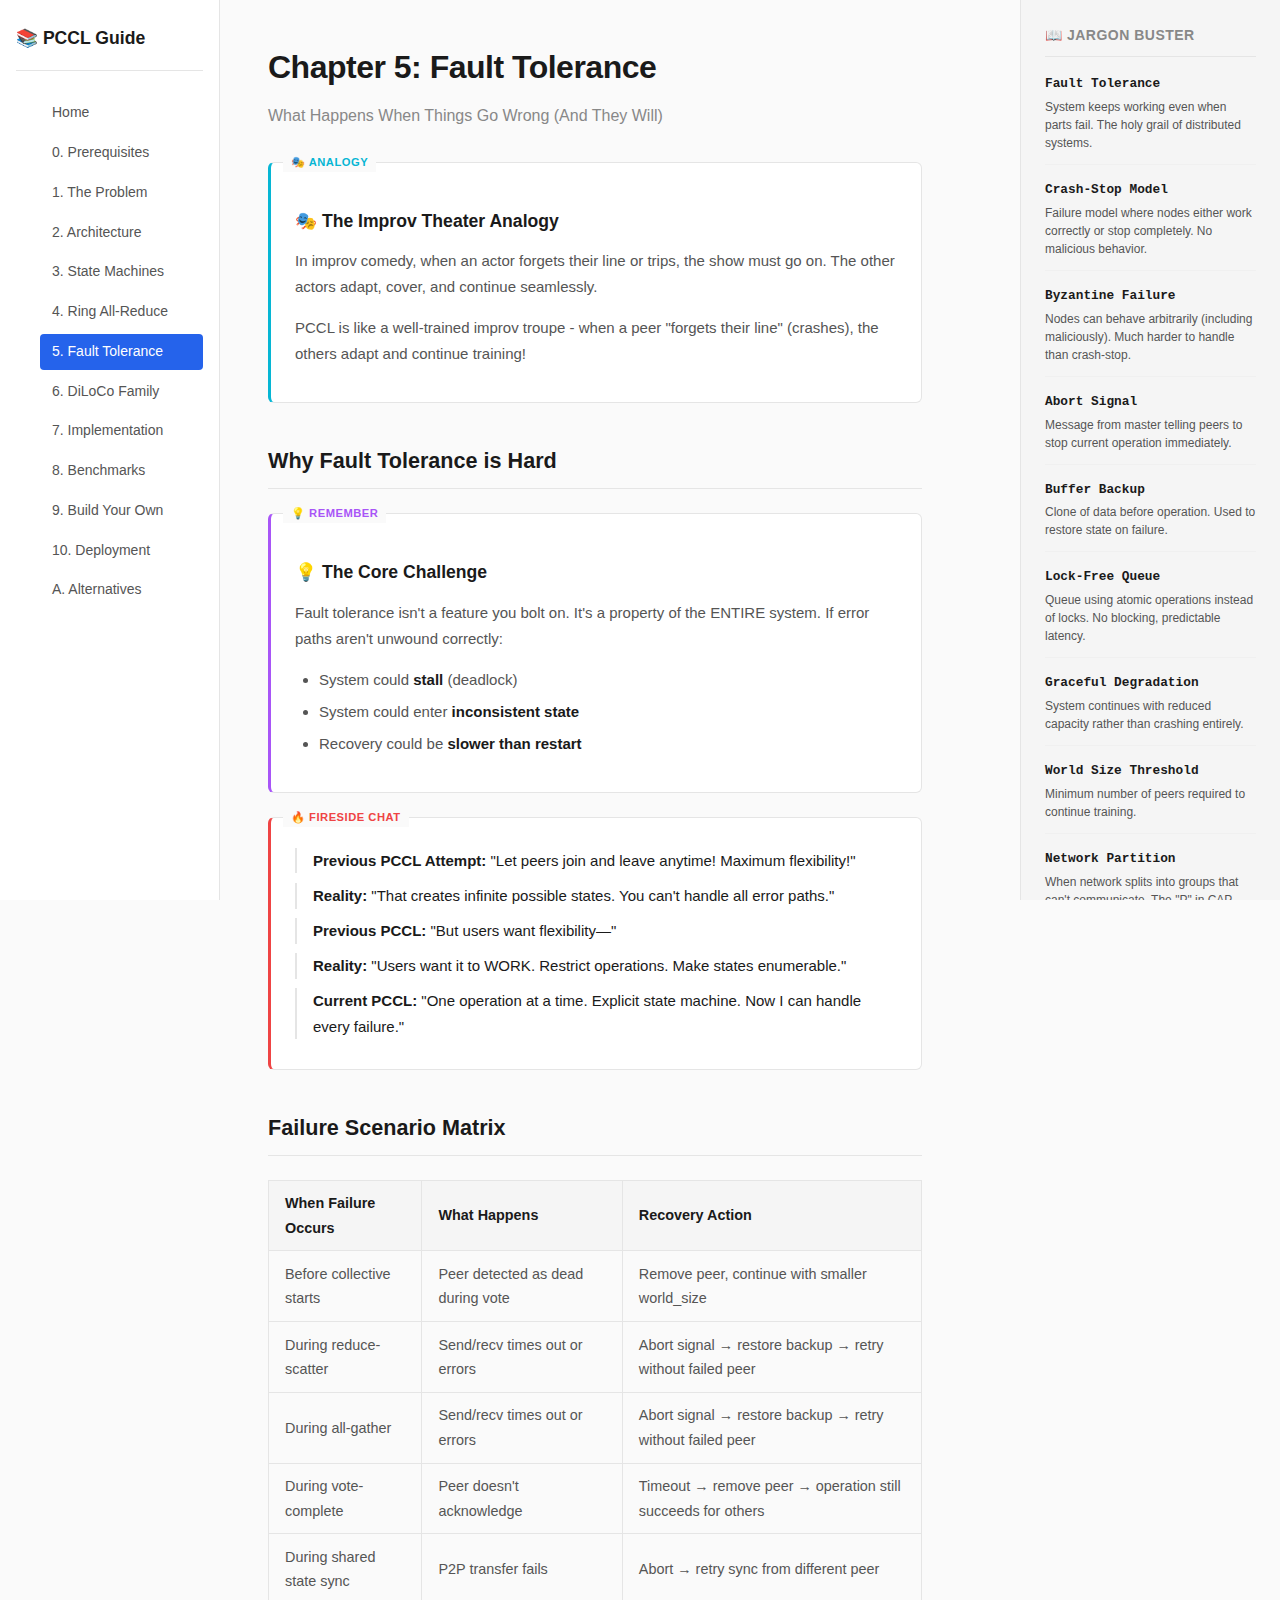
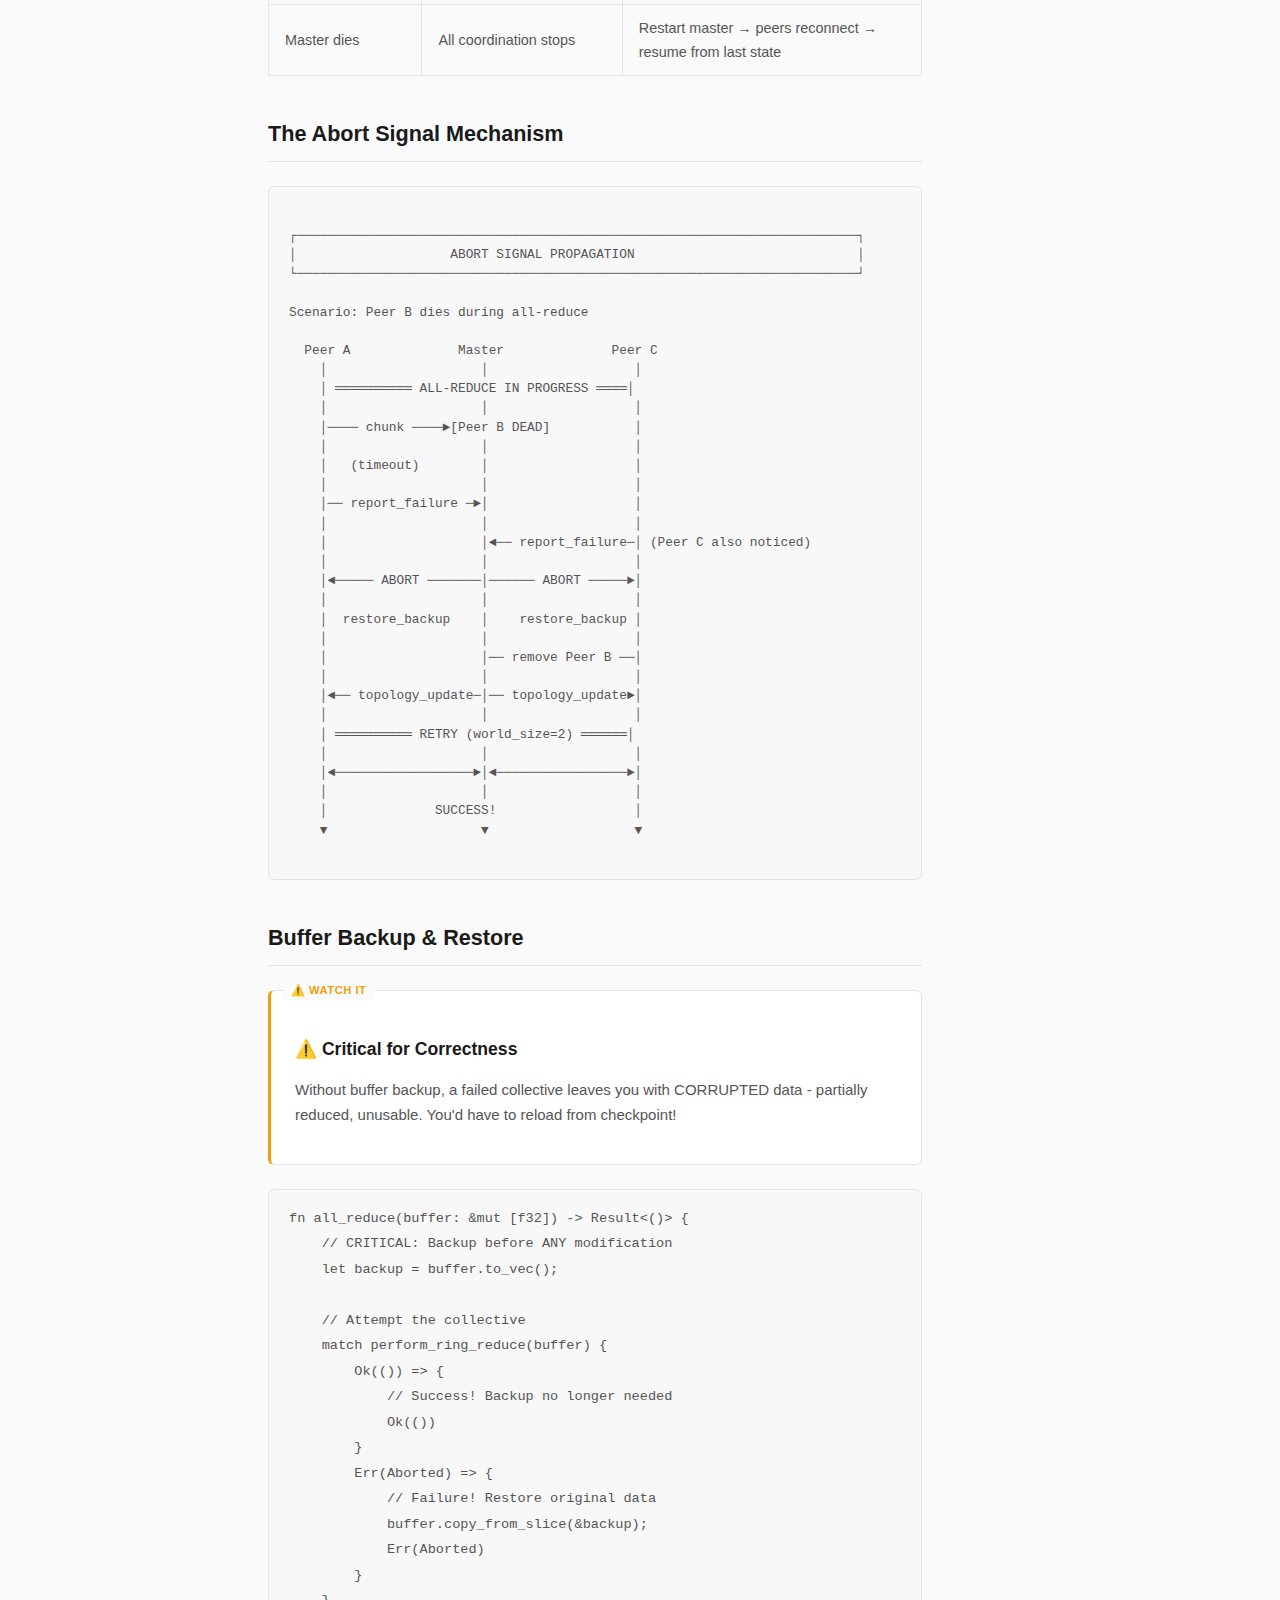
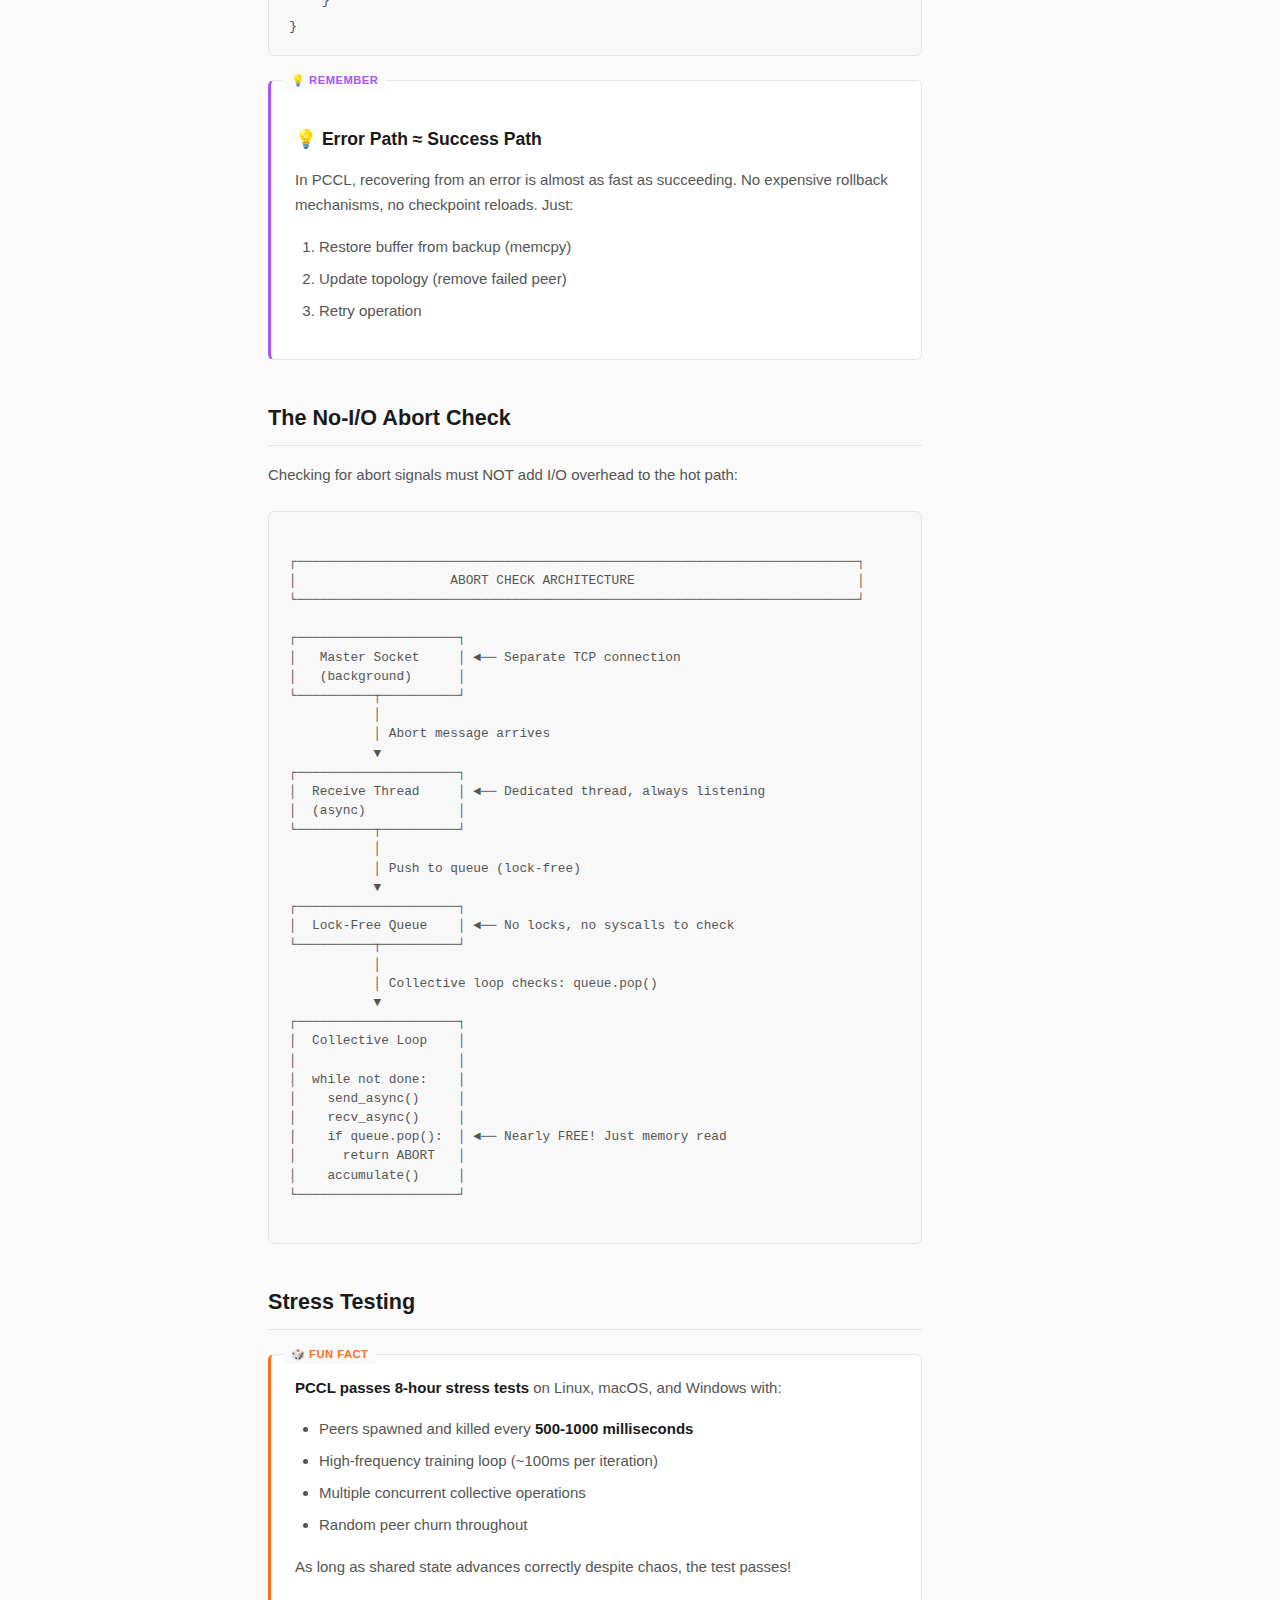
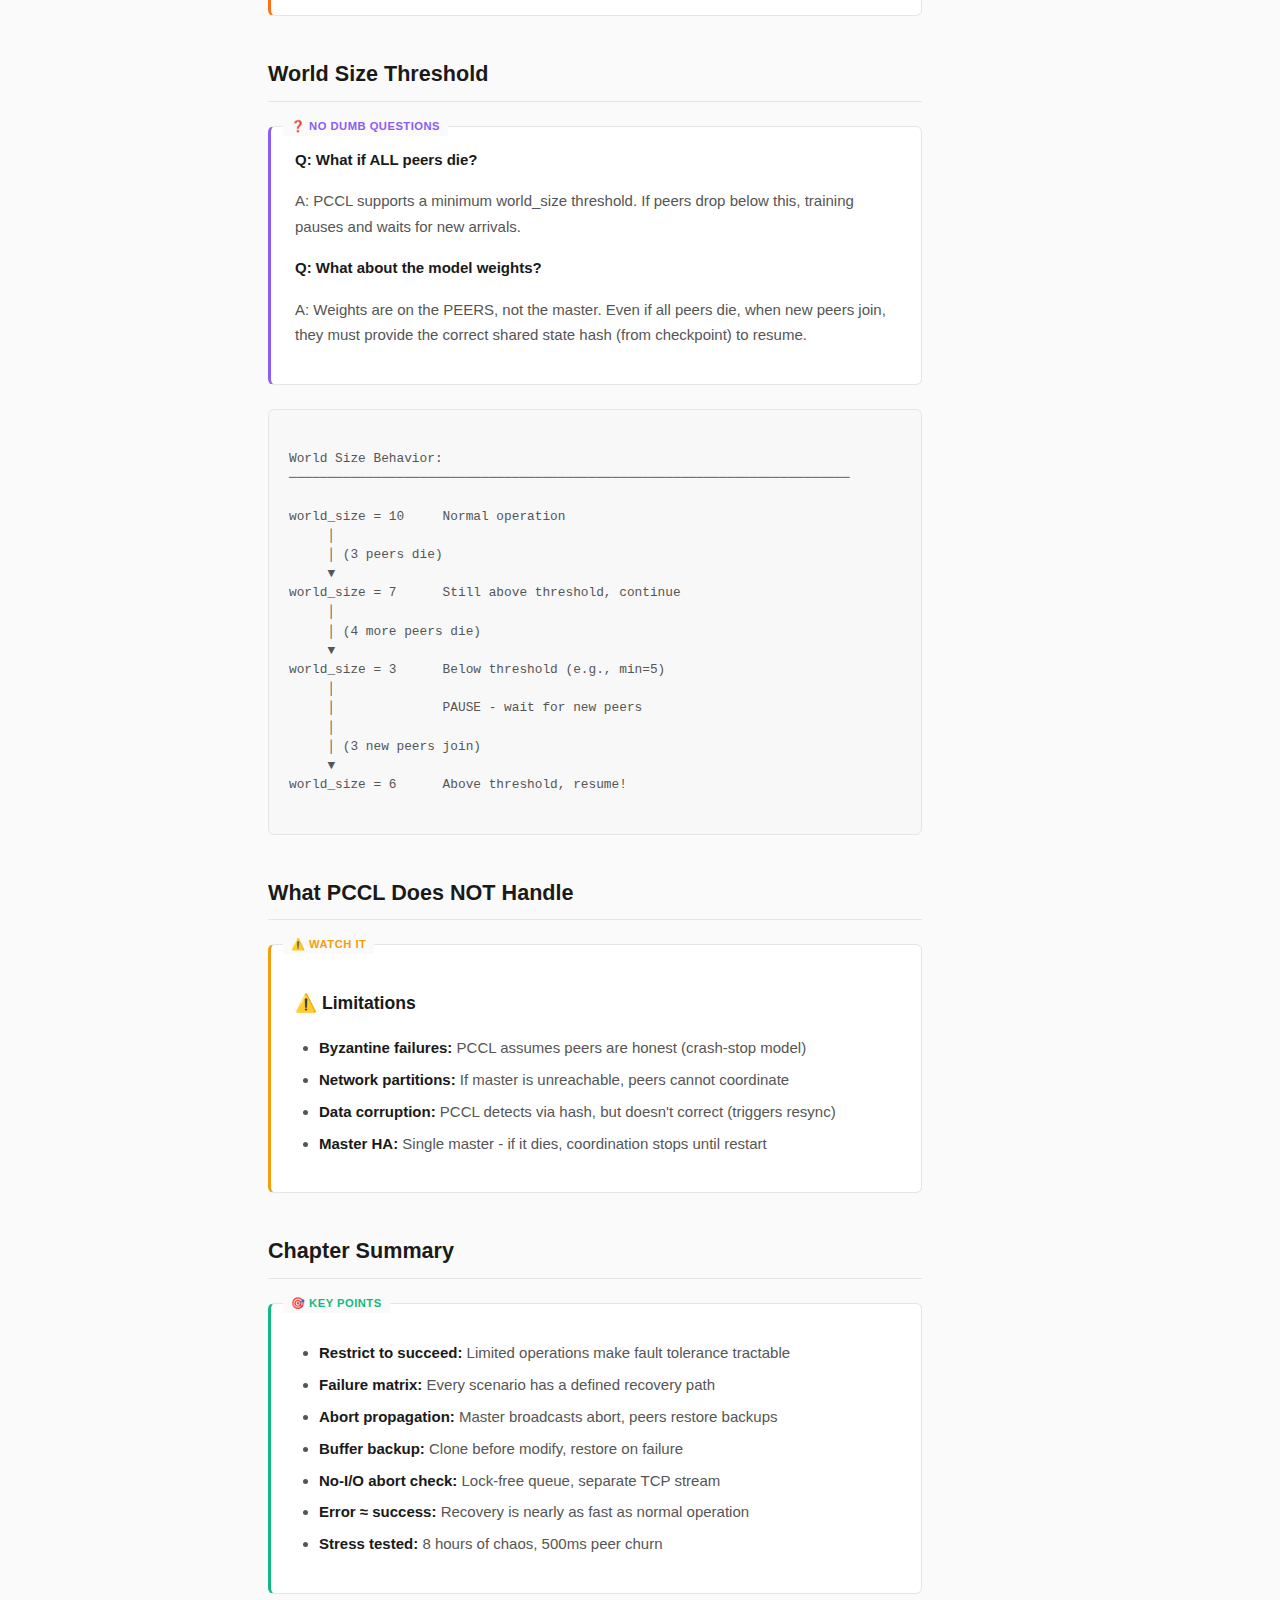
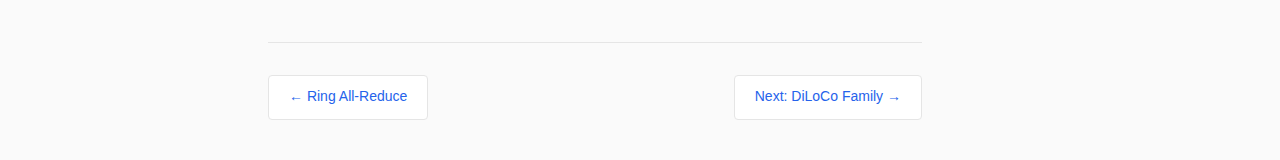
<file: chapter5-fault-tolerance.html>
<!DOCTYPE html>
<html lang="en">
<head>
    <meta charset="UTF-8">
    <meta name="viewport" content="width=device-width, initial-scale=1.0">
    <title>Chapter 5: Fault Tolerance - PCCL Guide</title>
    <link rel="stylesheet" href="styles.css">
</head>
<body>
    <nav class="sidebar">
        <div class="book-title">📚 PCCL Guide</div>
        <ul>
            <li><a href="index.html">Home</a></li>
            <li><a href="chapter0-prerequisites.html">0. Prerequisites</a></li>
            <li><a href="chapter1-introduction.html">1. The Problem</a></li>
            <li><a href="chapter2-architecture.html">2. Architecture</a></li>
            <li><a href="chapter3-state-machines.html">3. State Machines</a></li>
            <li><a href="chapter4-ring-allreduce.html">4. Ring All-Reduce</a></li>
            <li><a href="chapter5-fault-tolerance.html" class="active">5. Fault Tolerance</a></li>
            <li><a href="chapter6-diloco.html">6. DiLoCo Family</a></li>
            <li><a href="chapter7-implementation.html">7. Implementation</a></li>
            <li><a href="chapter8-benchmarks.html">8. Benchmarks</a></li>
            <li><a href="chapter9-build-your-own.html">9. Build Your Own</a></li>
            <li><a href="chapter10-deployment.html">10. Deployment</a></li>
            <li><a href="appendix-alternatives.html">A. Alternatives</a></li>
        </ul>
    </nav>
    <main class="content">
        <h1>Chapter 5: Fault Tolerance</h1>
        <p class="subtitle">What Happens When Things Go Wrong (And They Will)</p>

        <div class="analogy-box">
            <h3>🎭 The Improv Theater Analogy</h3>
            <p>In improv comedy, when an actor forgets their line or trips, the show must go on. The other actors adapt, cover, and continue seamlessly.</p>
            <p>PCCL is like a well-trained improv troupe - when a peer "forgets their line" (crashes), the others adapt and continue training!</p>
        </div>

        <h2>Why Fault Tolerance is Hard</h2>

        <div class="remember-this">
            <h3>💡 The Core Challenge</h3>
            <p>Fault tolerance isn't a feature you bolt on. It's a property of the ENTIRE system. If error paths aren't unwound correctly:</p>
            <ul>
                <li>System could <strong>stall</strong> (deadlock)</li>
                <li>System could enter <strong>inconsistent state</strong></li>
                <li>Recovery could be <strong>slower than restart</strong></li>
            </ul>
        </div>

        <div class="fireside-chat">
            <div class="chat-message"><span class="chat-speaker">Previous PCCL Attempt:</span> "Let peers join and leave anytime! Maximum flexibility!"</div>
            <div class="chat-message"><span class="chat-speaker">Reality:</span> "That creates infinite possible states. You can't handle all error paths."</div>
            <div class="chat-message"><span class="chat-speaker">Previous PCCL:</span> "But users want flexibility—"</div>
            <div class="chat-message"><span class="chat-speaker">Reality:</span> "Users want it to WORK. Restrict operations. Make states enumerable."</div>
            <div class="chat-message"><span class="chat-speaker">Current PCCL:</span> "One operation at a time. Explicit state machine. Now I can handle every failure."</div>
        </div>

        <h2>Failure Scenario Matrix</h2>

        <table>
            <tr>
                <th>When Failure Occurs</th>
                <th>What Happens</th>
                <th>Recovery Action</th>
            </tr>
            <tr>
                <td>Before collective starts</td>
                <td>Peer detected as dead during vote</td>
                <td>Remove peer, continue with smaller world_size</td>
            </tr>
            <tr>
                <td>During reduce-scatter</td>
                <td>Send/recv times out or errors</td>
                <td>Abort signal → restore backup → retry without failed peer</td>
            </tr>
            <tr>
                <td>During all-gather</td>
                <td>Send/recv times out or errors</td>
                <td>Abort signal → restore backup → retry without failed peer</td>
            </tr>
            <tr>
                <td>During vote-complete</td>
                <td>Peer doesn't acknowledge</td>
                <td>Timeout → remove peer → operation still succeeds for others</td>
            </tr>
            <tr>
                <td>During shared state sync</td>
                <td>P2P transfer fails</td>
                <td>Abort → retry sync from different peer</td>
            </tr>
            <tr>
                <td>Master dies</td>
                <td>All coordination stops</td>
                <td>Restart master → peers reconnect → resume from last state</td>
            </tr>
        </table>

        <h2>The Abort Signal Mechanism</h2>

        <div class="diagram">
┌─────────────────────────────────────────────────────────────────────────┐
│                    ABORT SIGNAL PROPAGATION                             │
└─────────────────────────────────────────────────────────────────────────┘

Scenario: Peer B dies during all-reduce

  Peer A              Master              Peer C
    │                    │                   │
    │ ══════════ ALL-REDUCE IN PROGRESS ════│
    │                    │                   │
    │──── chunk ────►[Peer B DEAD]           │
    │                    │                   │
    │   (timeout)        │                   │
    │                    │                   │
    │── report_failure ─►│                   │
    │                    │                   │
    │                    │◄── report_failure─│ (Peer C also noticed)
    │                    │                   │
    │◄───── ABORT ───────│────── ABORT ─────►│
    │                    │                   │
    │  restore_backup    │    restore_backup │
    │                    │                   │
    │                    │── remove Peer B ──│
    │                    │                   │
    │◄── topology_update─│── topology_update►│
    │                    │                   │
    │ ══════════ RETRY (world_size=2) ══════│
    │                    │                   │
    │◄──────────────────►│◄─────────────────►│
    │                    │                   │
    │              SUCCESS!                  │
    ▼                    ▼                   ▼
        </div>

        <h2>Buffer Backup & Restore</h2>

        <div class="watch-it">
            <h3>⚠️ Critical for Correctness</h3>
            <p>Without buffer backup, a failed collective leaves you with CORRUPTED data - partially reduced, unusable. You'd have to reload from checkpoint!</p>
        </div>

        <pre><code>fn all_reduce(buffer: &mut [f32]) -> Result<()> {
    // CRITICAL: Backup before ANY modification
    let backup = buffer.to_vec();
    
    // Attempt the collective
    match perform_ring_reduce(buffer) {
        Ok(()) => {
            // Success! Backup no longer needed
            Ok(())
        }
        Err(Aborted) => {
            // Failure! Restore original data
            buffer.copy_from_slice(&backup);
            Err(Aborted)
        }
    }
}</code></pre>

        <div class="remember-this">
            <h3>💡 Error Path ≈ Success Path</h3>
            <p>In PCCL, recovering from an error is almost as fast as succeeding. No expensive rollback mechanisms, no checkpoint reloads. Just:</p>
            <ol>
                <li>Restore buffer from backup (memcpy)</li>
                <li>Update topology (remove failed peer)</li>
                <li>Retry operation</li>
            </ol>
        </div>

        <h2>The No-I/O Abort Check</h2>

        <p>Checking for abort signals must NOT add I/O overhead to the hot path:</p>

        <div class="diagram">
┌─────────────────────────────────────────────────────────────────────────┐
│                    ABORT CHECK ARCHITECTURE                             │
└─────────────────────────────────────────────────────────────────────────┘

┌─────────────────────┐
│   Master Socket     │ ◄── Separate TCP connection
│   (background)      │
└──────────┬──────────┘
           │
           │ Abort message arrives
           ▼
┌─────────────────────┐
│  Receive Thread     │ ◄── Dedicated thread, always listening
│  (async)            │
└──────────┬──────────┘
           │
           │ Push to queue (lock-free)
           ▼
┌─────────────────────┐
│  Lock-Free Queue    │ ◄── No locks, no syscalls to check
└──────────┬──────────┘
           │
           │ Collective loop checks: queue.pop()
           ▼
┌─────────────────────┐
│  Collective Loop    │
│                     │
│  while not done:    │
│    send_async()     │
│    recv_async()     │
│    if queue.pop():  │ ◄── Nearly FREE! Just memory read
│      return ABORT   │
│    accumulate()     │
└─────────────────────┘
        </div>

        <h2>Stress Testing</h2>

        <div class="trivia">
            <p><strong>PCCL passes 8-hour stress tests</strong> on Linux, macOS, and Windows with:</p>
            <ul>
                <li>Peers spawned and killed every <strong>500-1000 milliseconds</strong></li>
                <li>High-frequency training loop (~100ms per iteration)</li>
                <li>Multiple concurrent collective operations</li>
                <li>Random peer churn throughout</li>
            </ul>
            <p>As long as shared state advances correctly despite chaos, the test passes!</p>
        </div>

        <h2>World Size Threshold</h2>

        <div class="no-dumb-questions">
            <p><strong>Q: What if ALL peers die?</strong></p>
            <p>A: PCCL supports a minimum world_size threshold. If peers drop below this, training pauses and waits for new arrivals.</p>
            
            <p><strong>Q: What about the model weights?</strong></p>
            <p>A: Weights are on the PEERS, not the master. Even if all peers die, when new peers join, they must provide the correct shared state hash (from checkpoint) to resume.</p>
        </div>

        <div class="diagram">
World Size Behavior:
─────────────────────────────────────────────────────────────────────────

world_size = 10     Normal operation
     │
     │ (3 peers die)
     ▼
world_size = 7      Still above threshold, continue
     │
     │ (4 more peers die)
     ▼
world_size = 3      Below threshold (e.g., min=5)
     │
     │              PAUSE - wait for new peers
     │
     │ (3 new peers join)
     ▼
world_size = 6      Above threshold, resume!
        </div>

        <h2>What PCCL Does NOT Handle</h2>

        <div class="watch-it">
            <h3>⚠️ Limitations</h3>
            <ul>
                <li><strong>Byzantine failures:</strong> PCCL assumes peers are honest (crash-stop model)</li>
                <li><strong>Network partitions:</strong> If master is unreachable, peers cannot coordinate</li>
                <li><strong>Data corruption:</strong> PCCL detects via hash, but doesn't correct (triggers resync)</li>
                <li><strong>Master HA:</strong> Single master - if it dies, coordination stops until restart</li>
            </ul>
        </div>

        <h2>Chapter Summary</h2>

        <div class="bullet-points">
            <ul>
                <li><strong>Restrict to succeed:</strong> Limited operations make fault tolerance tractable</li>
                <li><strong>Failure matrix:</strong> Every scenario has a defined recovery path</li>
                <li><strong>Abort propagation:</strong> Master broadcasts abort, peers restore backups</li>
                <li><strong>Buffer backup:</strong> Clone before modify, restore on failure</li>
                <li><strong>No-I/O abort check:</strong> Lock-free queue, separate TCP stream</li>
                <li><strong>Error ≈ success:</strong> Recovery is nearly as fast as normal operation</li>
                <li><strong>Stress tested:</strong> 8 hours of chaos, 500ms peer churn</li>
            </ul>
        </div>

        <div class="navigation">
            <a href="chapter4-ring-allreduce.html" class="prev">← Ring All-Reduce</a>
            <a href="chapter6-diloco.html" class="next">Next: DiLoCo Family →</a>
        </div>
    </main>
    <aside class="glossary-sidebar">
        <div class="glossary-title">📖 Jargon Buster</div>
        <div class="glossary-item">
            <div class="glossary-term">Fault Tolerance</div>
            <div class="glossary-def">System keeps working even when parts fail. The holy grail of distributed systems.</div>
        </div>
        <div class="glossary-item">
            <div class="glossary-term">Crash-Stop Model</div>
            <div class="glossary-def">Failure model where nodes either work correctly or stop completely. No malicious behavior.</div>
        </div>
        <div class="glossary-item">
            <div class="glossary-term">Byzantine Failure</div>
            <div class="glossary-def">Nodes can behave arbitrarily (including maliciously). Much harder to handle than crash-stop.</div>
        </div>
        <div class="glossary-item">
            <div class="glossary-term">Abort Signal</div>
            <div class="glossary-def">Message from master telling peers to stop current operation immediately.</div>
        </div>
        <div class="glossary-item">
            <div class="glossary-term">Buffer Backup</div>
            <div class="glossary-def">Clone of data before operation. Used to restore state on failure.</div>
        </div>
        <div class="glossary-item">
            <div class="glossary-term">Lock-Free Queue</div>
            <div class="glossary-def">Queue using atomic operations instead of locks. No blocking, predictable latency.</div>
        </div>
        <div class="glossary-item">
            <div class="glossary-term">Graceful Degradation</div>
            <div class="glossary-def">System continues with reduced capacity rather than crashing entirely.</div>
        </div>
        <div class="glossary-item">
            <div class="glossary-term">World Size Threshold</div>
            <div class="glossary-def">Minimum number of peers required to continue training.</div>
        </div>
        <div class="glossary-item">
            <div class="glossary-term">Network Partition</div>
            <div class="glossary-def">When network splits into groups that can't communicate. The "P" in CAP theorem.</div>
        </div>
        <div class="glossary-item">
            <div class="glossary-term">Deadlock</div>
            <div class="glossary-def">System stuck waiting forever. Everyone waiting for everyone else.</div>
        </div>
        <div class="glossary-item">
            <div class="glossary-term">Error Path</div>
            <div class="glossary-def">Code executed when something fails. Must be as robust as success path!</div>
        </div>
    </aside>
</body>
</html>
</file>
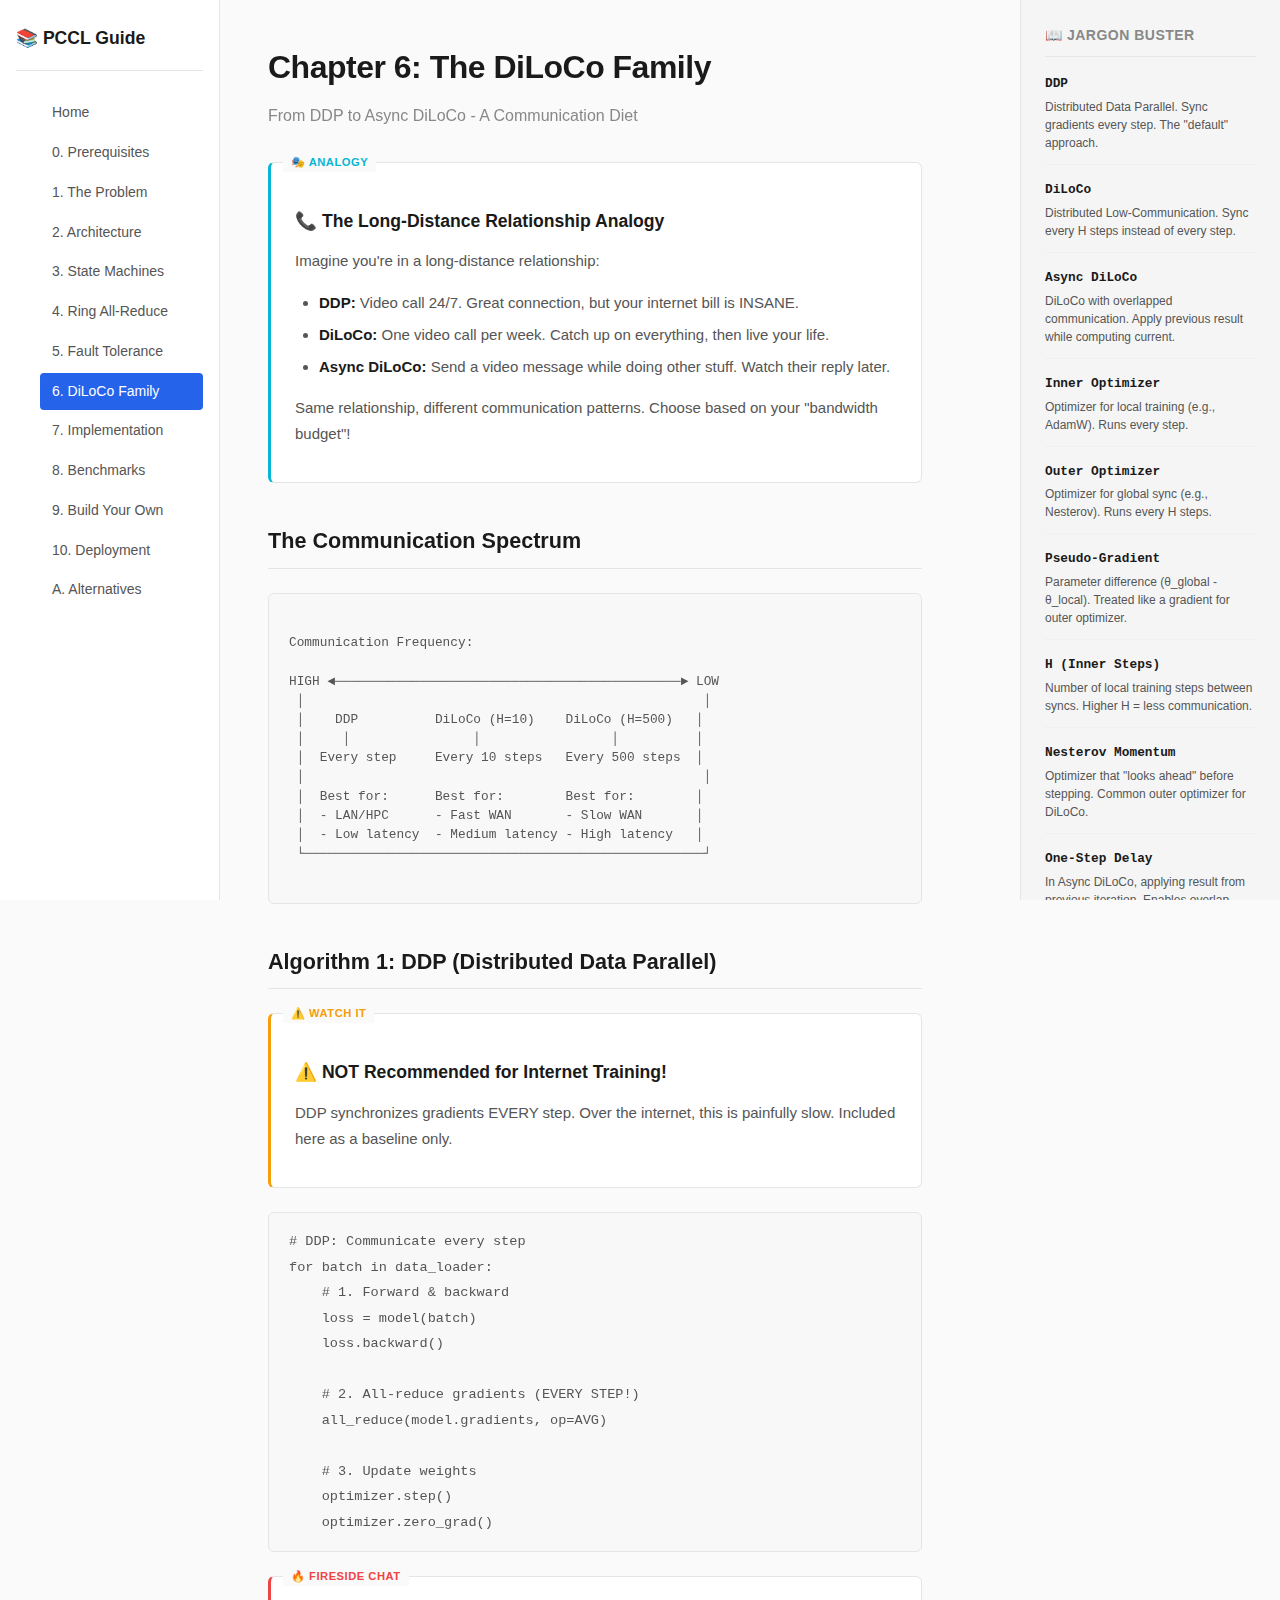
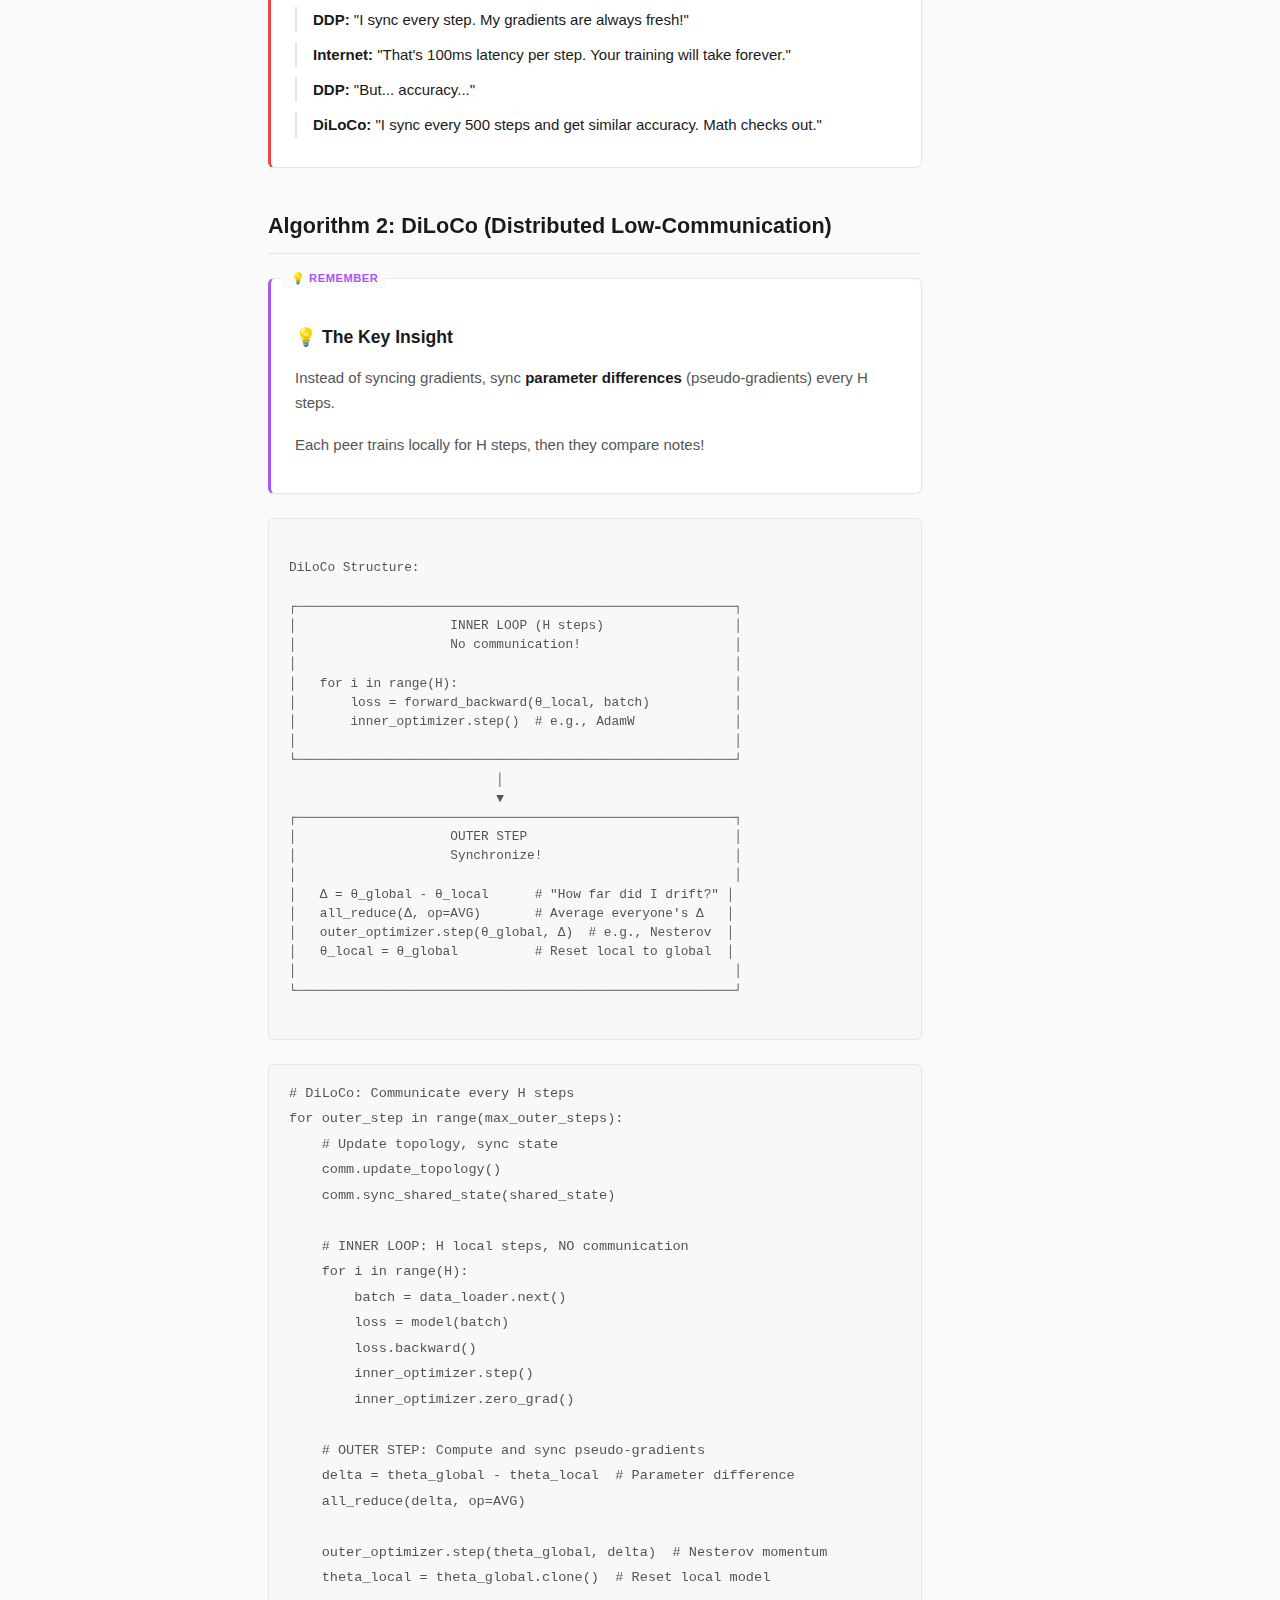
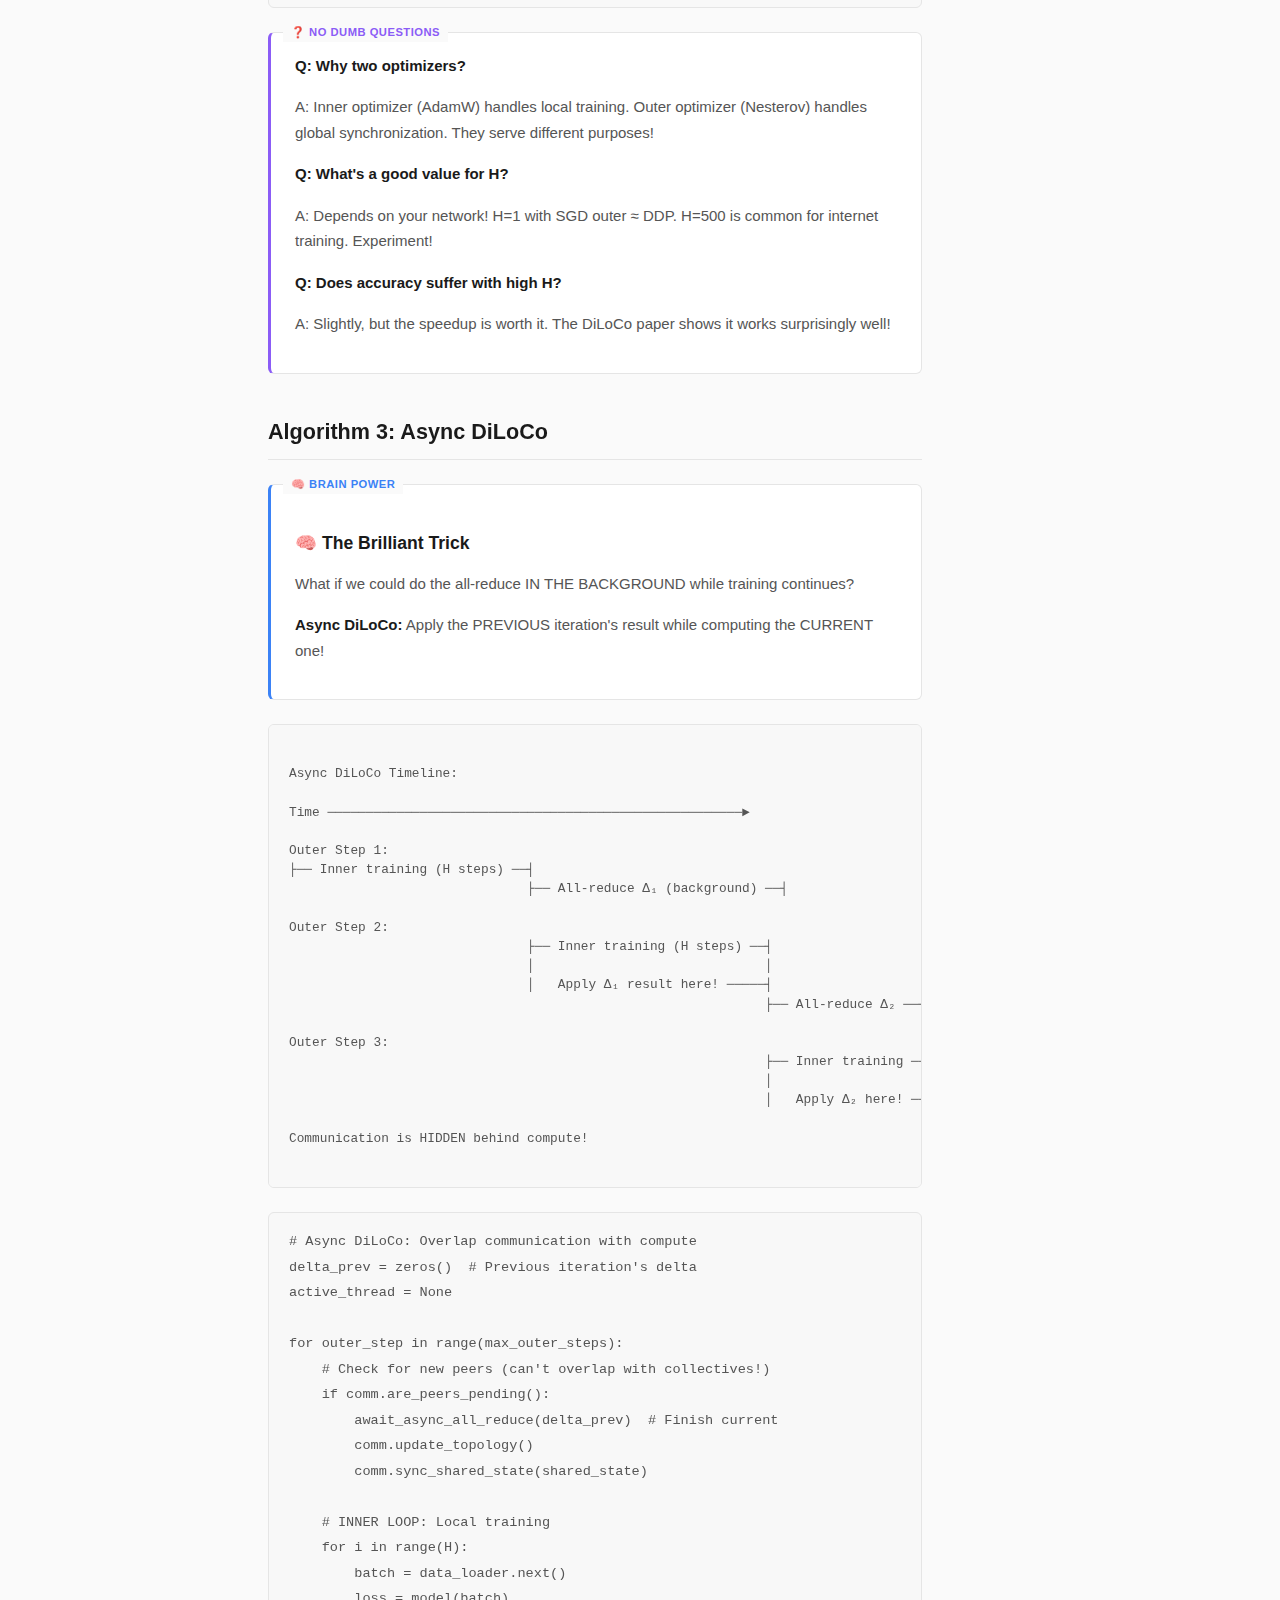
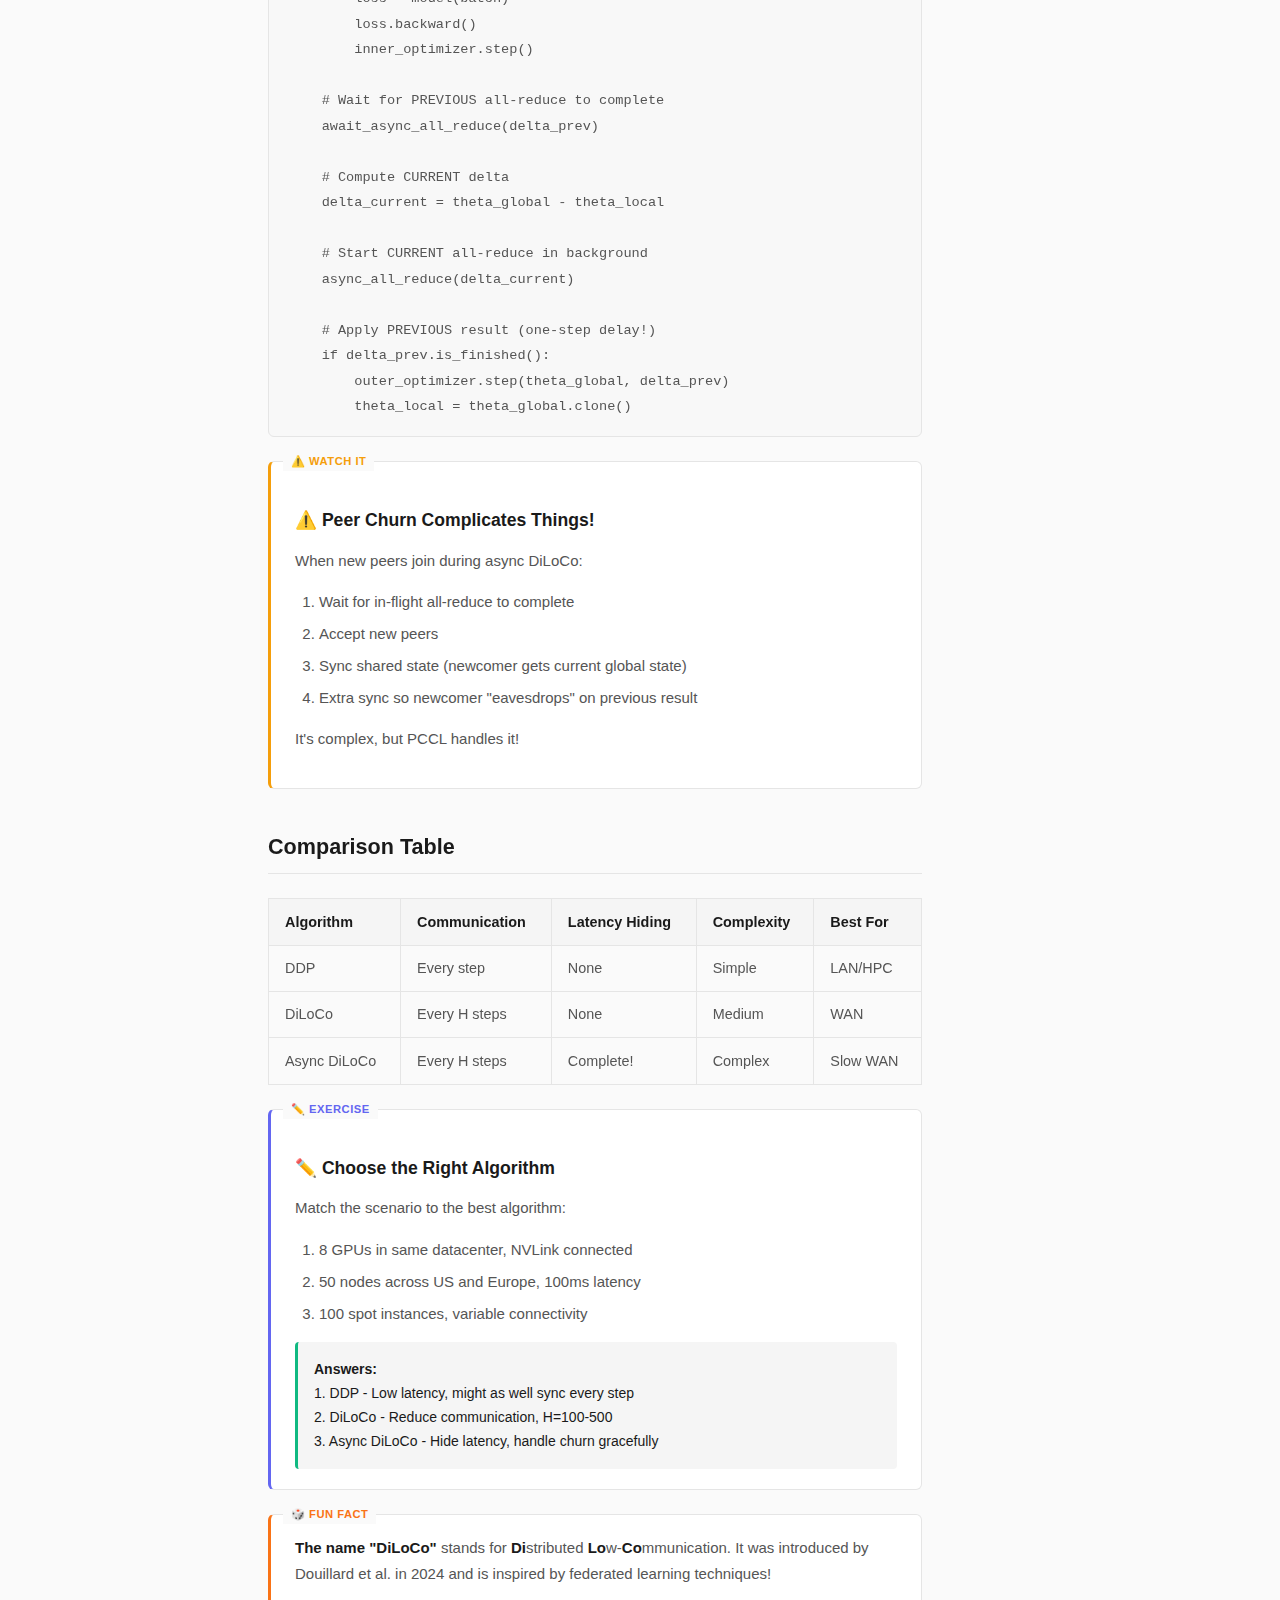
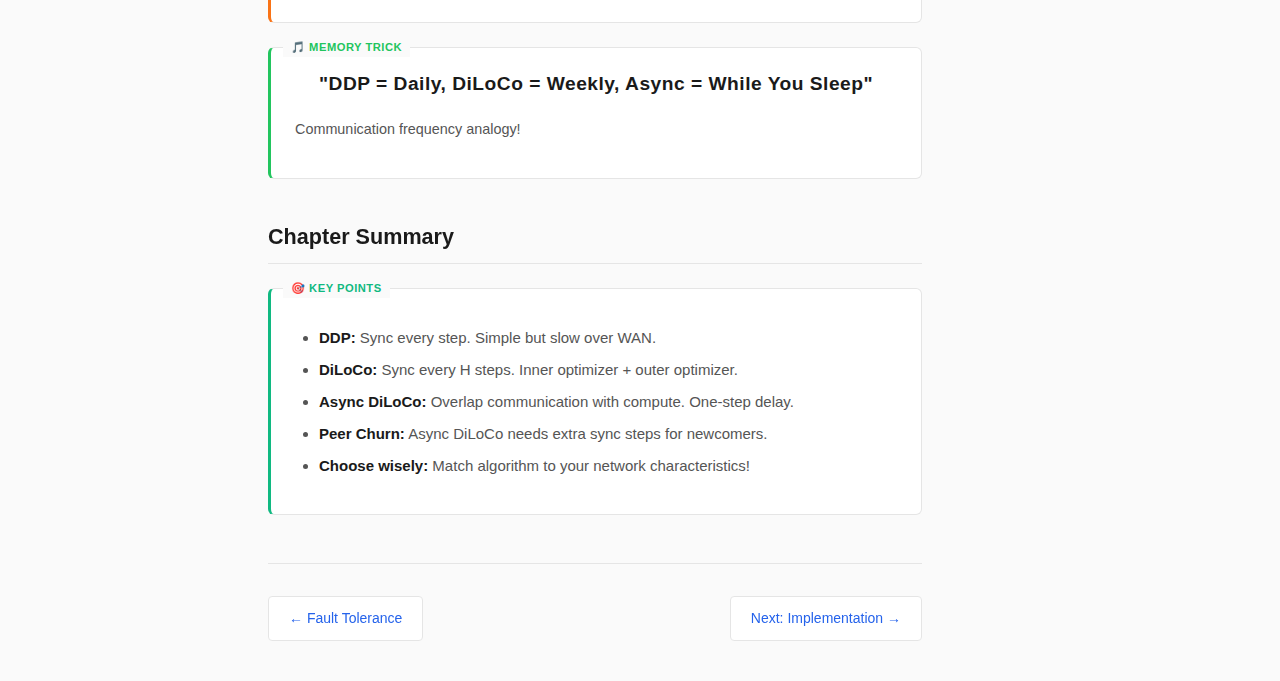
<file: chapter6-diloco.html>
<!DOCTYPE html>
<html lang="en">
<head>
    <meta charset="UTF-8">
    <meta name="viewport" content="width=device-width, initial-scale=1.0">
    <title>Chapter 6: DiLoCo Family - PCCL Guide</title>
    <link rel="stylesheet" href="styles.css">
</head>
<body>
    <nav class="sidebar">
        <div class="book-title">📚 PCCL Guide</div>
        <ul>
            <li><a href="index.html">Home</a></li>
            <li><a href="chapter0-prerequisites.html">0. Prerequisites</a></li>
            <li><a href="chapter1-introduction.html">1. The Problem</a></li>
            <li><a href="chapter2-architecture.html">2. Architecture</a></li>
            <li><a href="chapter3-state-machines.html">3. State Machines</a></li>
            <li><a href="chapter4-ring-allreduce.html">4. Ring All-Reduce</a></li>
            <li><a href="chapter5-fault-tolerance.html">5. Fault Tolerance</a></li>
            <li><a href="chapter6-diloco.html" class="active">6. DiLoCo Family</a></li>
            <li><a href="chapter7-implementation.html">7. Implementation</a></li>
            <li><a href="chapter8-benchmarks.html">8. Benchmarks</a></li>
            <li><a href="chapter9-build-your-own.html">9. Build Your Own</a></li>
            <li><a href="chapter10-deployment.html">10. Deployment</a></li>
            <li><a href="appendix-alternatives.html">A. Alternatives</a></li>
        </ul>
    </nav>

    <main class="content">
        <h1>Chapter 6: The DiLoCo Family</h1>
        <p class="subtitle">From DDP to Async DiLoCo - A Communication Diet</p>

        <div class="analogy-box">
            <h3>📞 The Long-Distance Relationship Analogy</h3>
            <p>Imagine you're in a long-distance relationship:</p>
            <ul>
                <li><strong>DDP:</strong> Video call 24/7. Great connection, but your internet bill is INSANE.</li>
                <li><strong>DiLoCo:</strong> One video call per week. Catch up on everything, then live your life.</li>
                <li><strong>Async DiLoCo:</strong> Send a video message while doing other stuff. Watch their reply later.</li>
            </ul>
            <p>Same relationship, different communication patterns. Choose based on your "bandwidth budget"!</p>
        </div>

        <h2>The Communication Spectrum</h2>

        <div class="diagram">
Communication Frequency:

HIGH ◄─────────────────────────────────────────────► LOW
 │                                                    │
 │    DDP          DiLoCo (H=10)    DiLoCo (H=500)   │
 │     │                │                 │          │
 │  Every step     Every 10 steps   Every 500 steps  │
 │                                                    │
 │  Best for:      Best for:        Best for:        │
 │  - LAN/HPC      - Fast WAN       - Slow WAN       │
 │  - Low latency  - Medium latency - High latency   │
 └────────────────────────────────────────────────────┘
        </div>

        <h2>Algorithm 1: DDP (Distributed Data Parallel)</h2>

        <div class="watch-it">
            <h3>⚠️ NOT Recommended for Internet Training!</h3>
            <p>DDP synchronizes gradients EVERY step. Over the internet, this is painfully slow. Included here as a baseline only.</p>
        </div>

        <pre><code># DDP: Communicate every step
for batch in data_loader:
    # 1. Forward & backward
    loss = model(batch)
    loss.backward()
    
    # 2. All-reduce gradients (EVERY STEP!)
    all_reduce(model.gradients, op=AVG)
    
    # 3. Update weights
    optimizer.step()
    optimizer.zero_grad()</code></pre>

        <div class="fireside-chat">
            <div class="chat-message">
                <span class="chat-speaker">DDP:</span> "I sync every step. My gradients are always fresh!"
            </div>
            <div class="chat-message">
                <span class="chat-speaker">Internet:</span> "That's 100ms latency per step. Your training will take forever."
            </div>
            <div class="chat-message">
                <span class="chat-speaker">DDP:</span> "But... accuracy..."
            </div>
            <div class="chat-message">
                <span class="chat-speaker">DiLoCo:</span> "I sync every 500 steps and get similar accuracy. Math checks out."
            </div>
        </div>

        <h2>Algorithm 2: DiLoCo (Distributed Low-Communication)</h2>

        <div class="remember-this">
            <h3>💡 The Key Insight</h3>
            <p>Instead of syncing gradients, sync <strong>parameter differences</strong> (pseudo-gradients) every H steps.</p>
            <p>Each peer trains locally for H steps, then they compare notes!</p>
        </div>

        <div class="diagram">
DiLoCo Structure:

┌─────────────────────────────────────────────────────────┐
│                    INNER LOOP (H steps)                 │
│                    No communication!                    │
│                                                         │
│   for i in range(H):                                    │
│       loss = forward_backward(θ_local, batch)           │
│       inner_optimizer.step()  # e.g., AdamW             │
│                                                         │
└─────────────────────────────────────────────────────────┘
                           │
                           ▼
┌─────────────────────────────────────────────────────────┐
│                    OUTER STEP                           │
│                    Synchronize!                         │
│                                                         │
│   Δ = θ_global - θ_local      # "How far did I drift?" │
│   all_reduce(Δ, op=AVG)       # Average everyone's Δ   │
│   outer_optimizer.step(θ_global, Δ)  # e.g., Nesterov  │
│   θ_local = θ_global          # Reset local to global  │
│                                                         │
└─────────────────────────────────────────────────────────┘
        </div>

        <pre><code># DiLoCo: Communicate every H steps
for outer_step in range(max_outer_steps):
    # Update topology, sync state
    comm.update_topology()
    comm.sync_shared_state(shared_state)
    
    # INNER LOOP: H local steps, NO communication
    for i in range(H):
        batch = data_loader.next()
        loss = model(batch)
        loss.backward()
        inner_optimizer.step()
        inner_optimizer.zero_grad()
    
    # OUTER STEP: Compute and sync pseudo-gradients
    delta = theta_global - theta_local  # Parameter difference
    all_reduce(delta, op=AVG)
    
    outer_optimizer.step(theta_global, delta)  # Nesterov momentum
    theta_local = theta_global.clone()  # Reset local model</code></pre>

        <div class="no-dumb-questions">
            <p><strong>Q: Why two optimizers?</strong></p>
            <p>A: Inner optimizer (AdamW) handles local training. Outer optimizer (Nesterov) handles global synchronization. They serve different purposes!</p>
            
            <p><strong>Q: What's a good value for H?</strong></p>
            <p>A: Depends on your network! H=1 with SGD outer ≈ DDP. H=500 is common for internet training. Experiment!</p>
            
            <p><strong>Q: Does accuracy suffer with high H?</strong></p>
            <p>A: Slightly, but the speedup is worth it. The DiLoCo paper shows it works surprisingly well!</p>
        </div>

        <h2>Algorithm 3: Async DiLoCo</h2>

        <div class="brain-power">
            <h3>🧠 The Brilliant Trick</h3>
            <p>What if we could do the all-reduce IN THE BACKGROUND while training continues?</p>
            <p><strong>Async DiLoCo:</strong> Apply the PREVIOUS iteration's result while computing the CURRENT one!</p>
        </div>

        <div class="diagram">
Async DiLoCo Timeline:

Time ──────────────────────────────────────────────────────►

Outer Step 1:
├── Inner training (H steps) ──┤
                               ├── All-reduce Δ₁ (background) ──┤
                               
Outer Step 2:
                               ├── Inner training (H steps) ──┤
                               │                              │
                               │   Apply Δ₁ result here! ─────┤
                                                              ├── All-reduce Δ₂ ──┤

Outer Step 3:
                                                              ├── Inner training ──┤
                                                              │                    │
                                                              │   Apply Δ₂ here! ──┤

Communication is HIDDEN behind compute!
        </div>

        <pre><code># Async DiLoCo: Overlap communication with compute
delta_prev = zeros()  # Previous iteration's delta
active_thread = None

for outer_step in range(max_outer_steps):
    # Check for new peers (can't overlap with collectives!)
    if comm.are_peers_pending():
        await_async_all_reduce(delta_prev)  # Finish current
        comm.update_topology()
        comm.sync_shared_state(shared_state)
    
    # INNER LOOP: Local training
    for i in range(H):
        batch = data_loader.next()
        loss = model(batch)
        loss.backward()
        inner_optimizer.step()
    
    # Wait for PREVIOUS all-reduce to complete
    await_async_all_reduce(delta_prev)
    
    # Compute CURRENT delta
    delta_current = theta_global - theta_local
    
    # Start CURRENT all-reduce in background
    async_all_reduce(delta_current)
    
    # Apply PREVIOUS result (one-step delay!)
    if delta_prev.is_finished():
        outer_optimizer.step(theta_global, delta_prev)
        theta_local = theta_global.clone()</code></pre>

        <div class="watch-it">
            <h3>⚠️ Peer Churn Complicates Things!</h3>
            <p>When new peers join during async DiLoCo:</p>
            <ol>
                <li>Wait for in-flight all-reduce to complete</li>
                <li>Accept new peers</li>
                <li>Sync shared state (newcomer gets current global state)</li>
                <li>Extra sync so newcomer "eavesdrops" on previous result</li>
            </ol>
            <p>It's complex, but PCCL handles it!</p>
        </div>

        <h2>Comparison Table</h2>

        <table>
            <tr>
                <th>Algorithm</th>
                <th>Communication</th>
                <th>Latency Hiding</th>
                <th>Complexity</th>
                <th>Best For</th>
            </tr>
            <tr>
                <td>DDP</td>
                <td>Every step</td>
                <td>None</td>
                <td>Simple</td>
                <td>LAN/HPC</td>
            </tr>
            <tr>
                <td>DiLoCo</td>
                <td>Every H steps</td>
                <td>None</td>
                <td>Medium</td>
                <td>WAN</td>
            </tr>
            <tr>
                <td>Async DiLoCo</td>
                <td>Every H steps</td>
                <td>Complete!</td>
                <td>Complex</td>
                <td>Slow WAN</td>
            </tr>
        </table>

        <div class="exercise">
            <h3>✏️ Choose the Right Algorithm</h3>
            <p>Match the scenario to the best algorithm:</p>
            <ol>
                <li>8 GPUs in same datacenter, NVLink connected</li>
                <li>50 nodes across US and Europe, 100ms latency</li>
                <li>100 spot instances, variable connectivity</li>
            </ol>
            
            <div class="answer-reveal">
                <strong>Answers:</strong><br>
                1. DDP - Low latency, might as well sync every step<br>
                2. DiLoCo - Reduce communication, H=100-500<br>
                3. Async DiLoCo - Hide latency, handle churn gracefully
            </div>
        </div>

        <div class="trivia">
            <p><strong>The name "DiLoCo"</strong> stands for <strong>Di</strong>stributed <strong>Lo</strong>w-<strong>Co</strong>mmunication. It was introduced by Douillard et al. in 2024 and is inspired by federated learning techniques!</p>
        </div>

        <div class="mnemonic">
            <p class="mnemonic-text">"DDP = Daily, DiLoCo = Weekly, Async = While You Sleep"</p>
            <p style="margin-top: 0.5rem; font-size: 0.9rem;">Communication frequency analogy!</p>
        </div>

        <h2>Chapter Summary</h2>

        <div class="bullet-points">
            <ul>
                <li><strong>DDP:</strong> Sync every step. Simple but slow over WAN.</li>
                <li><strong>DiLoCo:</strong> Sync every H steps. Inner optimizer + outer optimizer.</li>
                <li><strong>Async DiLoCo:</strong> Overlap communication with compute. One-step delay.</li>
                <li><strong>Peer Churn:</strong> Async DiLoCo needs extra sync steps for newcomers.</li>
                <li><strong>Choose wisely:</strong> Match algorithm to your network characteristics!</li>
            </ul>
        </div>

        <div class="navigation">
            <a href="chapter5-fault-tolerance.html" class="prev">← Fault Tolerance</a>
            <a href="chapter7-implementation.html" class="next">Next: Implementation →</a>
        </div>
    </main>

    <aside class="glossary-sidebar">
        <div class="glossary-title">📖 Jargon Buster</div>
        
        <div class="glossary-item">
            <div class="glossary-term">DDP</div>
            <div class="glossary-def">Distributed Data Parallel. Sync gradients every step. The "default" approach.</div>
        </div>
        
        <div class="glossary-item">
            <div class="glossary-term">DiLoCo</div>
            <div class="glossary-def">Distributed Low-Communication. Sync every H steps instead of every step.</div>
        </div>
        
        <div class="glossary-item">
            <div class="glossary-term">Async DiLoCo</div>
            <div class="glossary-def">DiLoCo with overlapped communication. Apply previous result while computing current.</div>
        </div>
        
        <div class="glossary-item">
            <div class="glossary-term">Inner Optimizer</div>
            <div class="glossary-def">Optimizer for local training (e.g., AdamW). Runs every step.</div>
        </div>
        
        <div class="glossary-item">
            <div class="glossary-term">Outer Optimizer</div>
            <div class="glossary-def">Optimizer for global sync (e.g., Nesterov). Runs every H steps.</div>
        </div>
        
        <div class="glossary-item">
            <div class="glossary-term">Pseudo-Gradient</div>
            <div class="glossary-def">Parameter difference (θ_global - θ_local). Treated like a gradient for outer optimizer.</div>
        </div>
        
        <div class="glossary-item">
            <div class="glossary-term">H (Inner Steps)</div>
            <div class="glossary-def">Number of local training steps between syncs. Higher H = less communication.</div>
        </div>
        
        <div class="glossary-item">
            <div class="glossary-term">Nesterov Momentum</div>
            <div class="glossary-def">Optimizer that "looks ahead" before stepping. Common outer optimizer for DiLoCo.</div>
        </div>
        
        <div class="glossary-item">
            <div class="glossary-term">One-Step Delay</div>
            <div class="glossary-def">In Async DiLoCo, applying result from previous iteration. Enables overlap.</div>
        </div>
        
        <div class="glossary-item">
            <div class="glossary-term">Federated Learning</div>
            <div class="glossary-def">Training on distributed data without centralizing it. DiLoCo is inspired by this.</div>
        </div>
        
        <div class="glossary-item">
            <div class="glossary-term">Local SGD</div>
            <div class="glossary-def">Family of algorithms where peers train locally then sync. DiLoCo is a variant.</div>
        </div>
        
        <div class="glossary-item">
            <div class="glossary-term">Eavesdrop</div>
            <div class="glossary-def">New peer receiving result of all-reduce it didn't participate in. For sync.</div>
        </div>
    </aside>
</body>
</html>
</file>
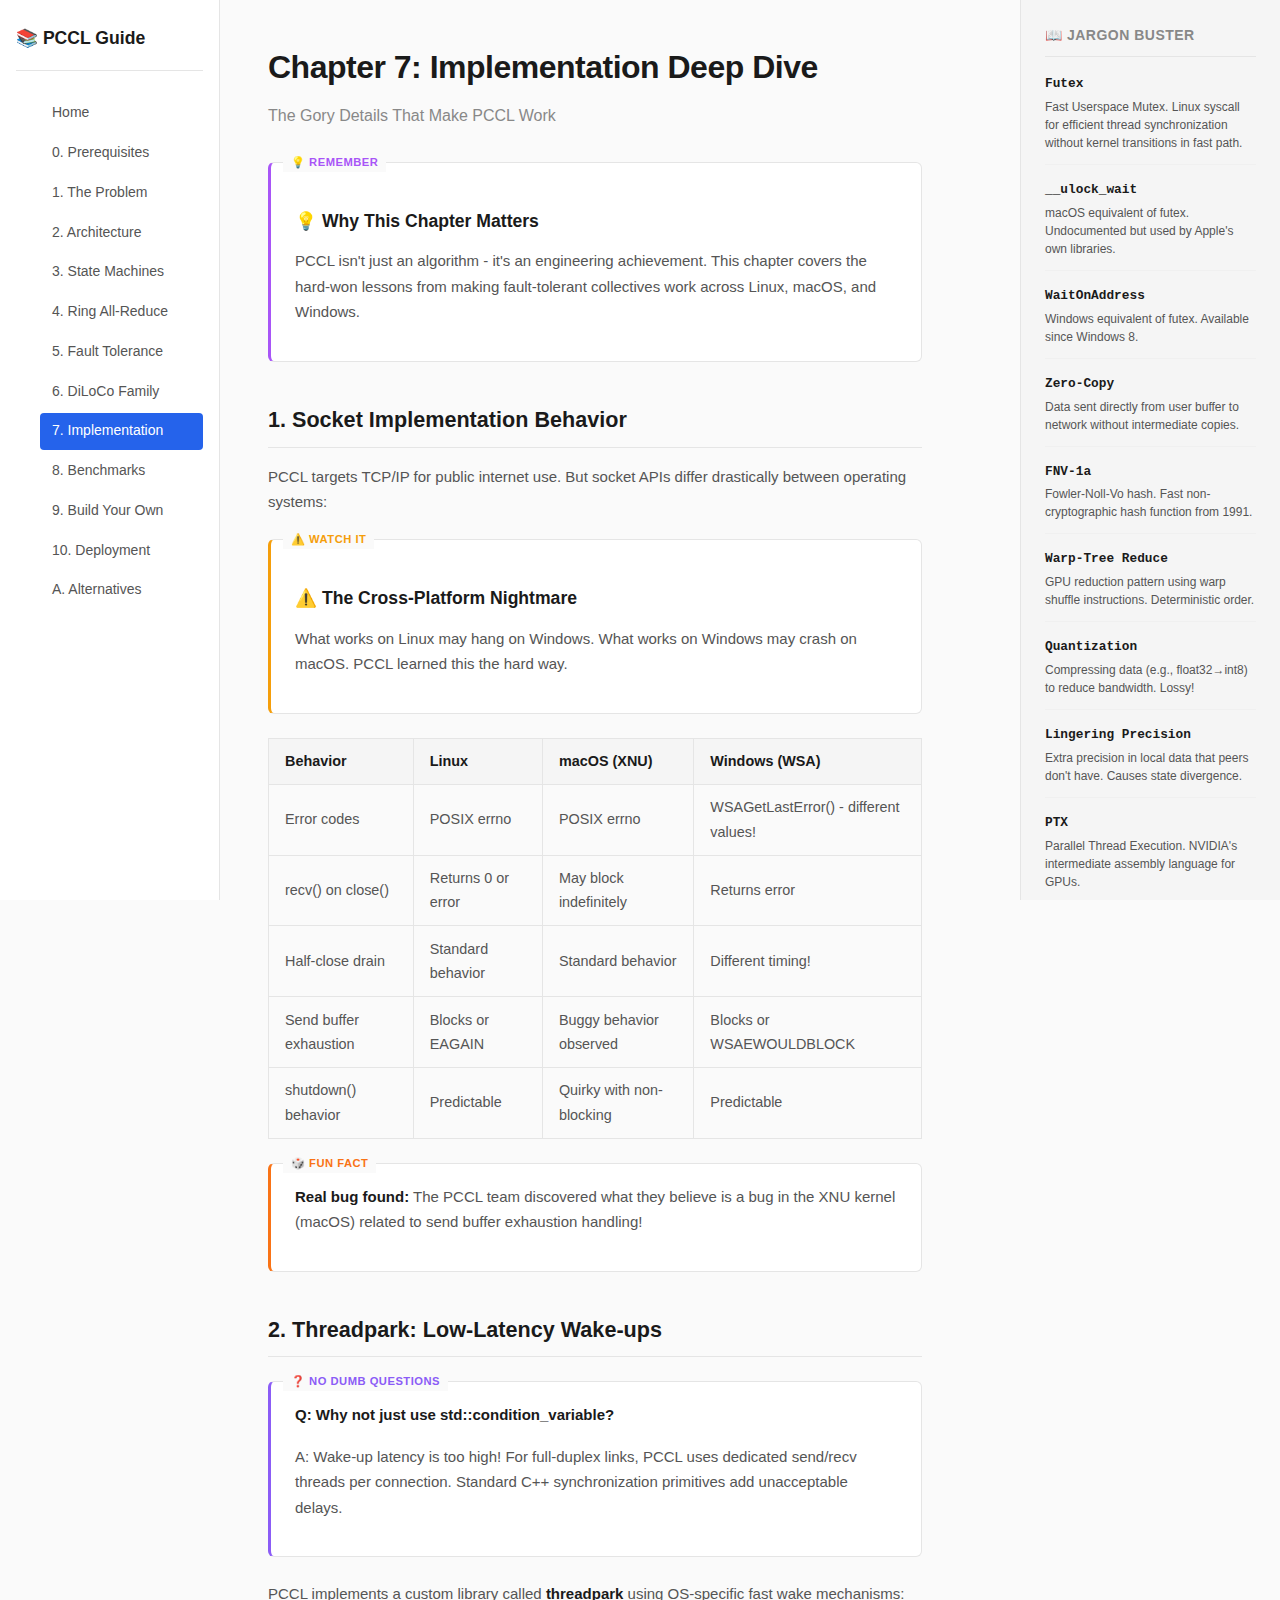
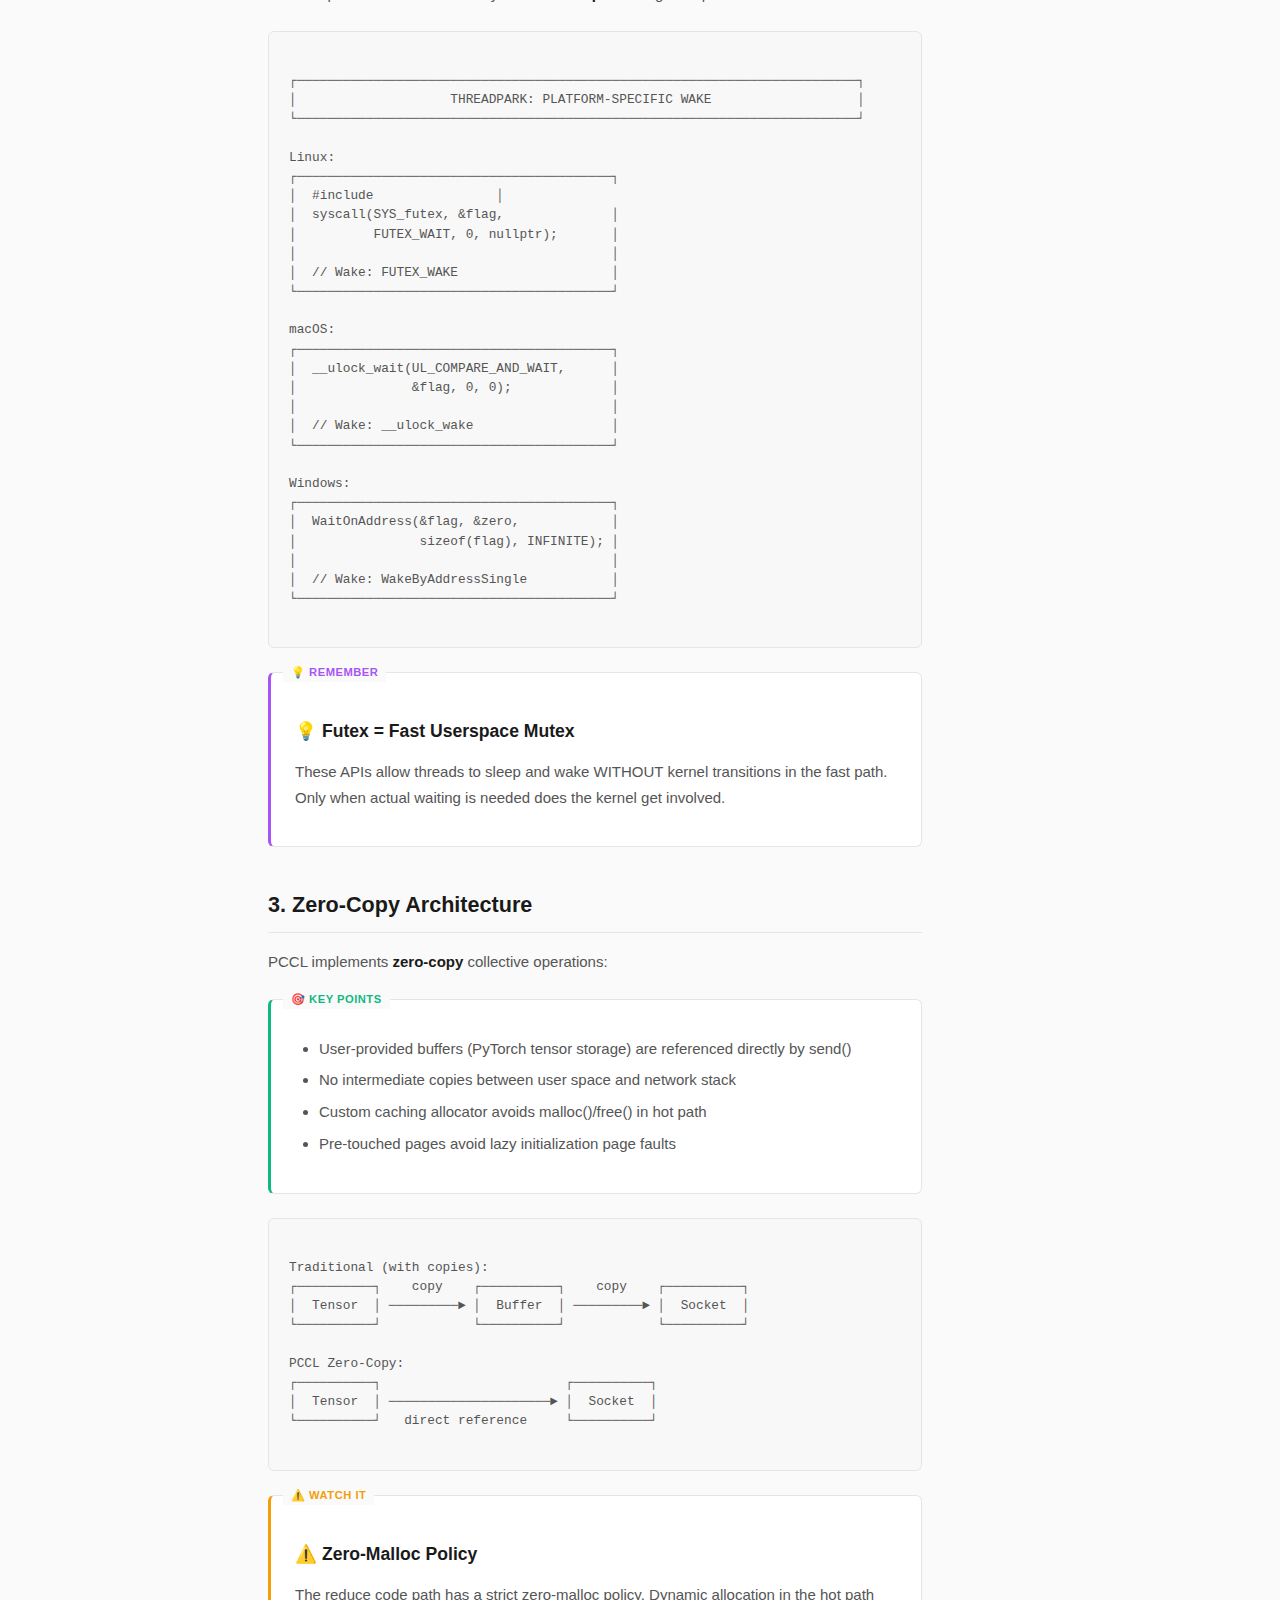
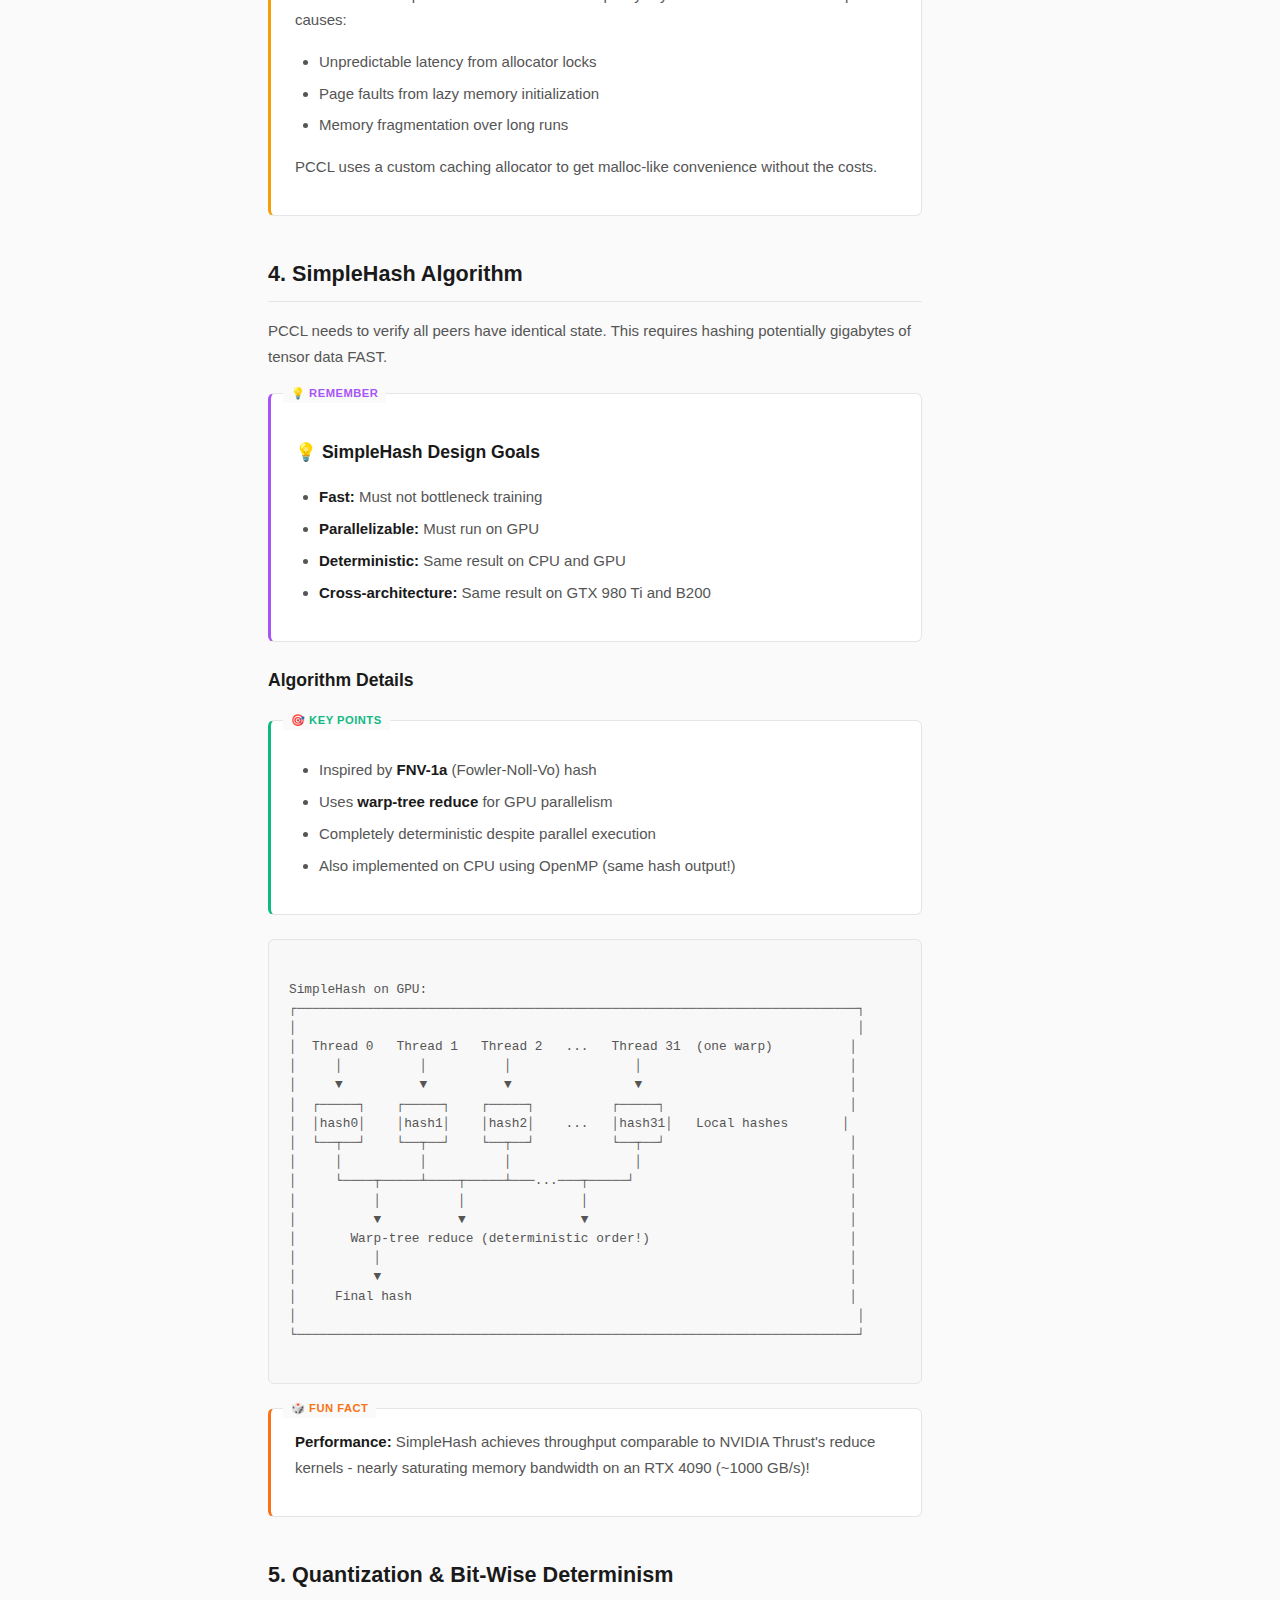
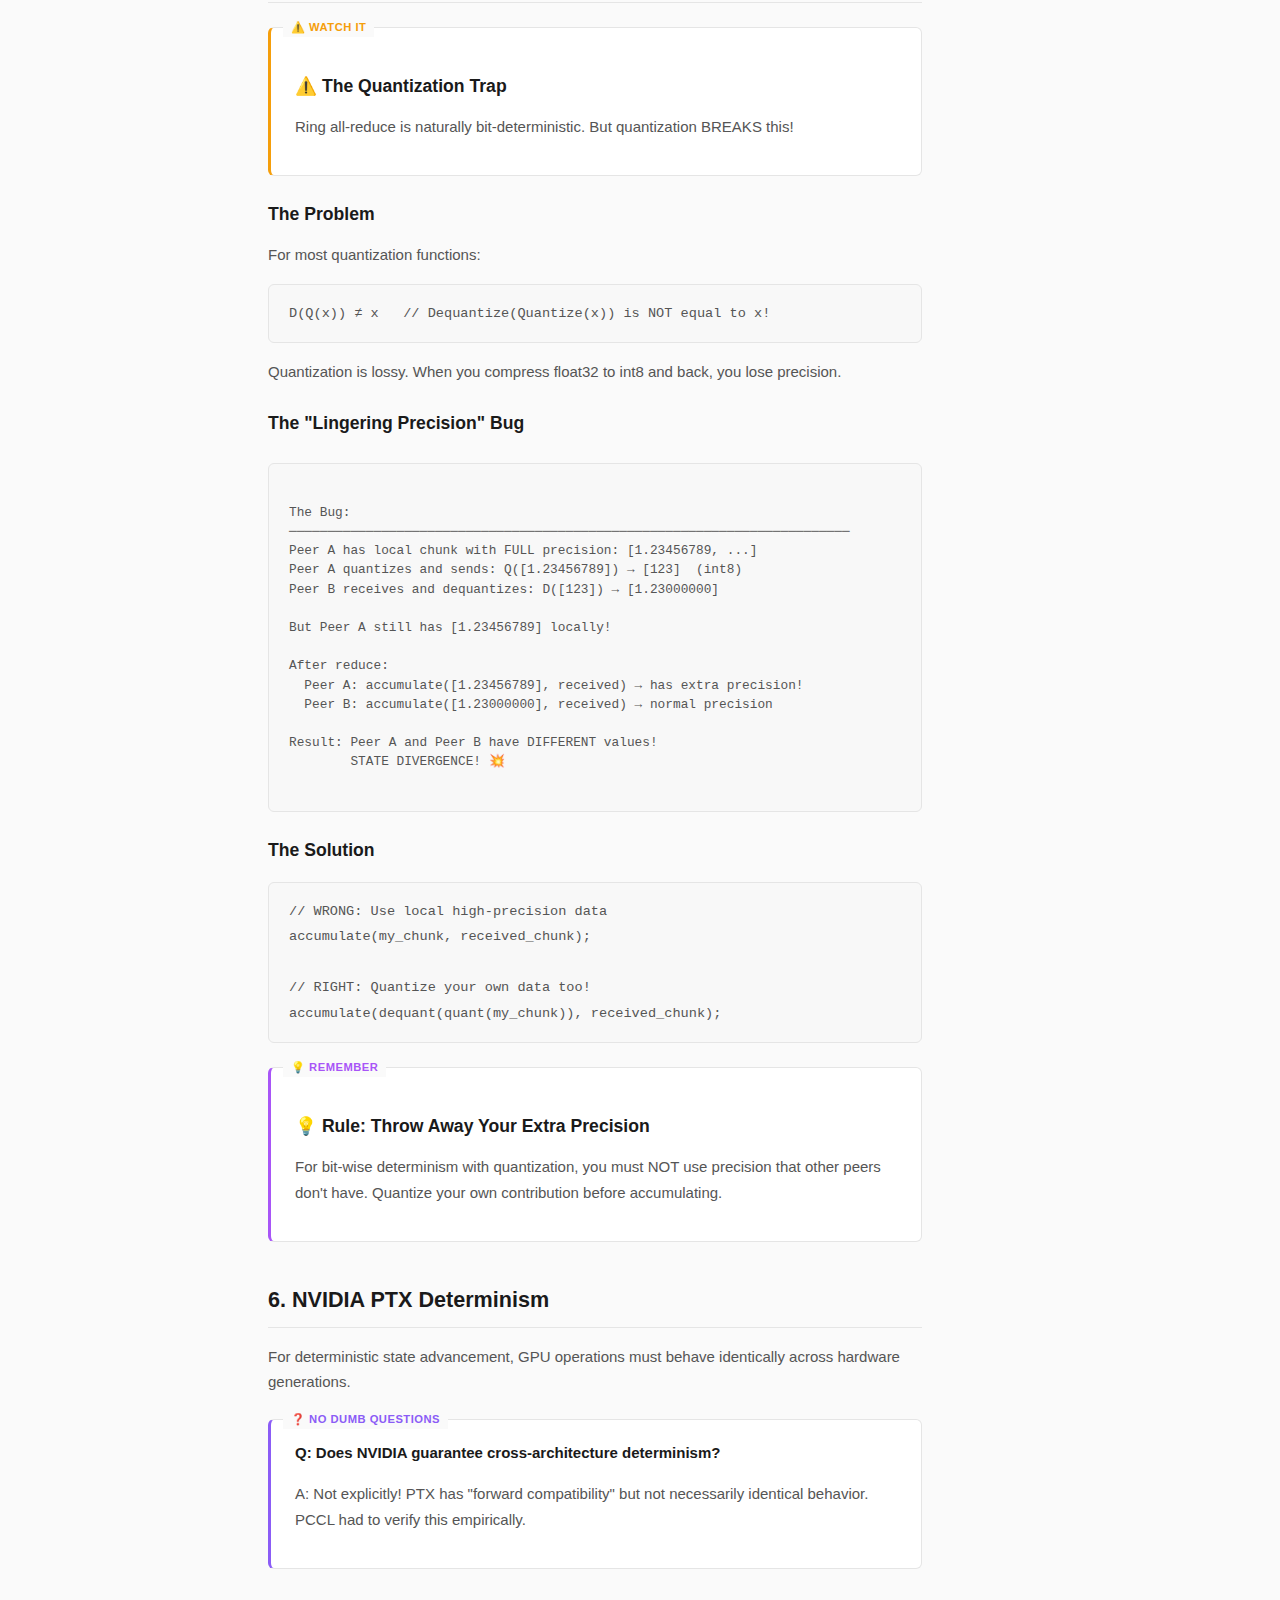
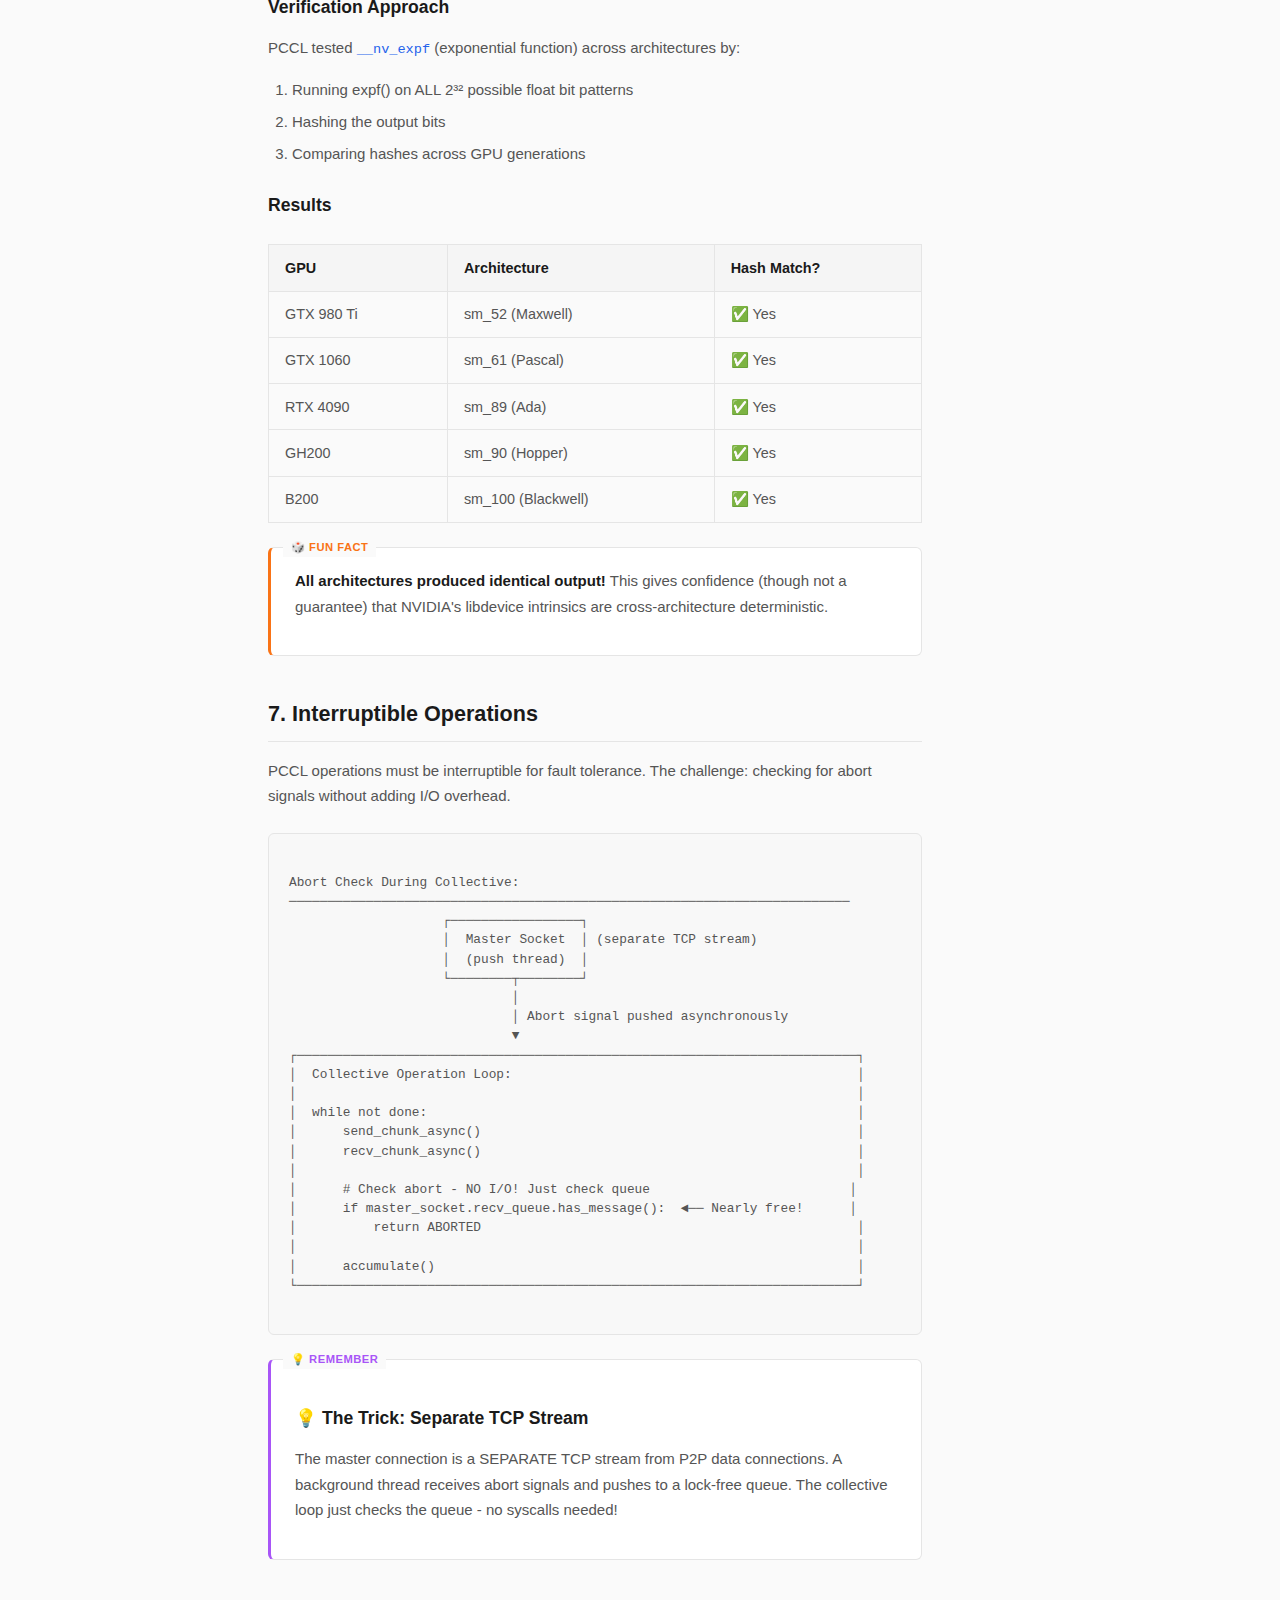
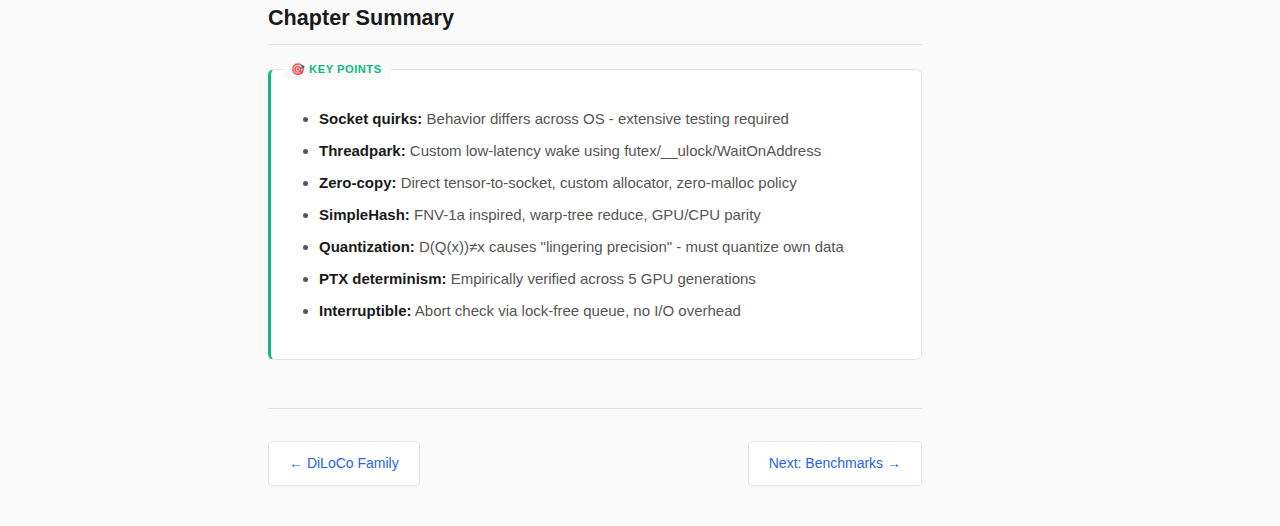
<file: chapter7-implementation.html>
<!DOCTYPE html>
<html lang="en">
<head>
    <meta charset="UTF-8">
    <meta name="viewport" content="width=device-width, initial-scale=1.0">
    <title>Chapter 7: Implementation - PCCL Guide</title>
    <link rel="stylesheet" href="styles.css">
</head>
<body>
    <nav class="sidebar">
        <div class="book-title">📚 PCCL Guide</div>
        <ul>
            <li><a href="index.html">Home</a></li>
            <li><a href="chapter0-prerequisites.html">0. Prerequisites</a></li>
            <li><a href="chapter1-introduction.html">1. The Problem</a></li>
            <li><a href="chapter2-architecture.html">2. Architecture</a></li>
            <li><a href="chapter3-state-machines.html">3. State Machines</a></li>
            <li><a href="chapter4-ring-allreduce.html">4. Ring All-Reduce</a></li>
            <li><a href="chapter5-fault-tolerance.html">5. Fault Tolerance</a></li>
            <li><a href="chapter6-diloco.html">6. DiLoCo Family</a></li>
            <li><a href="chapter7-implementation.html" class="active">7. Implementation</a></li>
            <li><a href="chapter8-benchmarks.html">8. Benchmarks</a></li>
            <li><a href="chapter9-build-your-own.html">9. Build Your Own</a></li>
            <li><a href="chapter10-deployment.html">10. Deployment</a></li>
            <li><a href="appendix-alternatives.html">A. Alternatives</a></li>
        </ul>
    </nav>
    <main class="content">
        <h1>Chapter 7: Implementation Deep Dive</h1>
        <p class="subtitle">The Gory Details That Make PCCL Work</p>

        <div class="remember-this">
            <h3>💡 Why This Chapter Matters</h3>
            <p>PCCL isn't just an algorithm - it's an engineering achievement. This chapter covers the hard-won lessons from making fault-tolerant collectives work across Linux, macOS, and Windows.</p>
        </div>

        <h2>1. Socket Implementation Behavior</h2>

        <p>PCCL targets TCP/IP for public internet use. But socket APIs differ drastically between operating systems:</p>

        <div class="watch-it">
            <h3>⚠️ The Cross-Platform Nightmare</h3>
            <p>What works on Linux may hang on Windows. What works on Windows may crash on macOS. PCCL learned this the hard way.</p>
        </div>

        <table>
            <tr>
                <th>Behavior</th>
                <th>Linux</th>
                <th>macOS (XNU)</th>
                <th>Windows (WSA)</th>
            </tr>
            <tr>
                <td>Error codes</td>
                <td>POSIX errno</td>
                <td>POSIX errno</td>
                <td>WSAGetLastError() - different values!</td>
            </tr>
            <tr>
                <td>recv() on close()</td>
                <td>Returns 0 or error</td>
                <td>May block indefinitely</td>
                <td>Returns error</td>
            </tr>
            <tr>
                <td>Half-close drain</td>
                <td>Standard behavior</td>
                <td>Standard behavior</td>
                <td>Different timing!</td>
            </tr>
            <tr>
                <td>Send buffer exhaustion</td>
                <td>Blocks or EAGAIN</td>
                <td>Buggy behavior observed</td>
                <td>Blocks or WSAEWOULDBLOCK</td>
            </tr>
            <tr>
                <td>shutdown() behavior</td>
                <td>Predictable</td>
                <td>Quirky with non-blocking</td>
                <td>Predictable</td>
            </tr>
        </table>

        <div class="trivia">
            <p><strong>Real bug found:</strong> The PCCL team discovered what they believe is a bug in the XNU kernel (macOS) related to send buffer exhaustion handling!</p>
        </div>

        <h2>2. Threadpark: Low-Latency Wake-ups</h2>

        <div class="no-dumb-questions">
            <p><strong>Q: Why not just use std::condition_variable?</strong></p>
            <p>A: Wake-up latency is too high! For full-duplex links, PCCL uses dedicated send/recv threads per connection. Standard C++ synchronization primitives add unacceptable delays.</p>
        </div>

        <p>PCCL implements a custom library called <strong>threadpark</strong> using OS-specific fast wake mechanisms:</p>

        <div class="diagram">
┌─────────────────────────────────────────────────────────────────────────┐
│                    THREADPARK: PLATFORM-SPECIFIC WAKE                   │
└─────────────────────────────────────────────────────────────────────────┘

Linux:
┌─────────────────────────────────────────┐
│  #include <linux/futex.h>               │
│  syscall(SYS_futex, &flag,              │
│          FUTEX_WAIT, 0, nullptr);       │
│                                         │
│  // Wake: FUTEX_WAKE                    │
└─────────────────────────────────────────┘

macOS:
┌─────────────────────────────────────────┐
│  __ulock_wait(UL_COMPARE_AND_WAIT,      │
│               &flag, 0, 0);             │
│                                         │
│  // Wake: __ulock_wake                  │
└─────────────────────────────────────────┘

Windows:
┌─────────────────────────────────────────┐
│  WaitOnAddress(&flag, &zero,            │
│                sizeof(flag), INFINITE); │
│                                         │
│  // Wake: WakeByAddressSingle           │
└─────────────────────────────────────────┘
        </div>

        <div class="remember-this">
            <h3>💡 Futex = Fast Userspace Mutex</h3>
            <p>These APIs allow threads to sleep and wake WITHOUT kernel transitions in the fast path. Only when actual waiting is needed does the kernel get involved.</p>
        </div>

        <h2>3. Zero-Copy Architecture</h2>

        <p>PCCL implements <strong>zero-copy</strong> collective operations:</p>

        <div class="bullet-points">
            <ul>
                <li>User-provided buffers (PyTorch tensor storage) are referenced directly by send()</li>
                <li>No intermediate copies between user space and network stack</li>
                <li>Custom caching allocator avoids malloc()/free() in hot path</li>
                <li>Pre-touched pages avoid lazy initialization page faults</li>
            </ul>
        </div>

        <div class="diagram">
Traditional (with copies):
┌──────────┐    copy    ┌──────────┐    copy    ┌──────────┐
│  Tensor  │ ─────────► │  Buffer  │ ─────────► │  Socket  │
└──────────┘            └──────────┘            └──────────┘

PCCL Zero-Copy:
┌──────────┐                        ┌──────────┐
│  Tensor  │ ─────────────────────► │  Socket  │
└──────────┘   direct reference     └──────────┘
        </div>

        <div class="watch-it">
            <h3>⚠️ Zero-Malloc Policy</h3>
            <p>The reduce code path has a strict zero-malloc policy. Dynamic allocation in the hot path causes:</p>
            <ul>
                <li>Unpredictable latency from allocator locks</li>
                <li>Page faults from lazy memory initialization</li>
                <li>Memory fragmentation over long runs</li>
            </ul>
            <p>PCCL uses a custom caching allocator to get malloc-like convenience without the costs.</p>
        </div>

        <h2>4. SimpleHash Algorithm</h2>

        <p>PCCL needs to verify all peers have identical state. This requires hashing potentially gigabytes of tensor data FAST.</p>

        <div class="remember-this">
            <h3>💡 SimpleHash Design Goals</h3>
            <ul>
                <li><strong>Fast:</strong> Must not bottleneck training</li>
                <li><strong>Parallelizable:</strong> Must run on GPU</li>
                <li><strong>Deterministic:</strong> Same result on CPU and GPU</li>
                <li><strong>Cross-architecture:</strong> Same result on GTX 980 Ti and B200</li>
            </ul>
        </div>

        <h3>Algorithm Details</h3>

        <div class="bullet-points">
            <ul>
                <li>Inspired by <strong>FNV-1a</strong> (Fowler-Noll-Vo) hash</li>
                <li>Uses <strong>warp-tree reduce</strong> for GPU parallelism</li>
                <li>Completely deterministic despite parallel execution</li>
                <li>Also implemented on CPU using OpenMP (same hash output!)</li>
            </ul>
        </div>

        <div class="diagram">
SimpleHash on GPU:
┌─────────────────────────────────────────────────────────────────────────┐
│                                                                         │
│  Thread 0   Thread 1   Thread 2   ...   Thread 31  (one warp)          │
│     │          │          │                │                           │
│     ▼          ▼          ▼                ▼                           │
│  ┌─────┐    ┌─────┐    ┌─────┐          ┌─────┐                        │
│  │hash0│    │hash1│    │hash2│    ...   │hash31│   Local hashes       │
│  └──┬──┘    └──┬──┘    └──┬──┘          └──┬──┘                        │
│     │          │          │                │                           │
│     └────┬─────┴────┬─────┴───...───┬─────┘                            │
│          │          │               │                                  │
│          ▼          ▼               ▼                                  │
│       Warp-tree reduce (deterministic order!)                          │
│          │                                                             │
│          ▼                                                             │
│     Final hash                                                         │
│                                                                         │
└─────────────────────────────────────────────────────────────────────────┘
        </div>

        <div class="trivia">
            <p><strong>Performance:</strong> SimpleHash achieves throughput comparable to NVIDIA Thrust's reduce kernels - nearly saturating memory bandwidth on an RTX 4090 (~1000 GB/s)!</p>
        </div>

        <h2>5. Quantization & Bit-Wise Determinism</h2>

        <div class="watch-it">
            <h3>⚠️ The Quantization Trap</h3>
            <p>Ring all-reduce is naturally bit-deterministic. But quantization BREAKS this!</p>
        </div>

        <h3>The Problem</h3>

        <p>For most quantization functions:</p>
        <pre><code>D(Q(x)) ≠ x   // Dequantize(Quantize(x)) is NOT equal to x!</code></pre>

        <p>Quantization is lossy. When you compress float32 to int8 and back, you lose precision.</p>

        <h3>The "Lingering Precision" Bug</h3>

        <div class="diagram">
The Bug:
─────────────────────────────────────────────────────────────────────────
Peer A has local chunk with FULL precision: [1.23456789, ...]
Peer A quantizes and sends: Q([1.23456789]) → [123]  (int8)
Peer B receives and dequantizes: D([123]) → [1.23000000]

But Peer A still has [1.23456789] locally!

After reduce:
  Peer A: accumulate([1.23456789], received) → has extra precision!
  Peer B: accumulate([1.23000000], received) → normal precision

Result: Peer A and Peer B have DIFFERENT values!
        STATE DIVERGENCE! 💥
        </div>

        <h3>The Solution</h3>

        <pre><code>// WRONG: Use local high-precision data
accumulate(my_chunk, received_chunk);

// RIGHT: Quantize your own data too!
accumulate(dequant(quant(my_chunk)), received_chunk);</code></pre>

        <div class="remember-this">
            <h3>💡 Rule: Throw Away Your Extra Precision</h3>
            <p>For bit-wise determinism with quantization, you must NOT use precision that other peers don't have. Quantize your own contribution before accumulating.</p>
        </div>

        <h2>6. NVIDIA PTX Determinism</h2>

        <p>For deterministic state advancement, GPU operations must behave identically across hardware generations.</p>

        <div class="no-dumb-questions">
            <p><strong>Q: Does NVIDIA guarantee cross-architecture determinism?</strong></p>
            <p>A: Not explicitly! PTX has "forward compatibility" but not necessarily identical behavior. PCCL had to verify this empirically.</p>
        </div>

        <h3>Verification Approach</h3>

        <p>PCCL tested <code>__nv_expf</code> (exponential function) across architectures by:</p>
        <ol>
            <li>Running expf() on ALL 2³² possible float bit patterns</li>
            <li>Hashing the output bits</li>
            <li>Comparing hashes across GPU generations</li>
        </ol>

        <h3>Results</h3>

        <table>
            <tr>
                <th>GPU</th>
                <th>Architecture</th>
                <th>Hash Match?</th>
            </tr>
            <tr><td>GTX 980 Ti</td><td>sm_52 (Maxwell)</td><td>✅ Yes</td></tr>
            <tr><td>GTX 1060</td><td>sm_61 (Pascal)</td><td>✅ Yes</td></tr>
            <tr><td>RTX 4090</td><td>sm_89 (Ada)</td><td>✅ Yes</td></tr>
            <tr><td>GH200</td><td>sm_90 (Hopper)</td><td>✅ Yes</td></tr>
            <tr><td>B200</td><td>sm_100 (Blackwell)</td><td>✅ Yes</td></tr>
        </table>

        <div class="trivia">
            <p><strong>All architectures produced identical output!</strong> This gives confidence (though not a guarantee) that NVIDIA's libdevice intrinsics are cross-architecture deterministic.</p>
        </div>

        <h2>7. Interruptible Operations</h2>

        <p>PCCL operations must be interruptible for fault tolerance. The challenge: checking for abort signals without adding I/O overhead.</p>

        <div class="diagram">
Abort Check During Collective:
─────────────────────────────────────────────────────────────────────────
                    ┌─────────────────┐
                    │  Master Socket  │ (separate TCP stream)
                    │  (push thread)  │
                    └────────┬────────┘
                             │
                             │ Abort signal pushed asynchronously
                             ▼
┌─────────────────────────────────────────────────────────────────────────┐
│  Collective Operation Loop:                                             │
│                                                                         │
│  while not done:                                                        │
│      send_chunk_async()                                                 │
│      recv_chunk_async()                                                 │
│                                                                         │
│      # Check abort - NO I/O! Just check queue                          │
│      if master_socket.recv_queue.has_message():  ◄── Nearly free!      │
│          return ABORTED                                                 │
│                                                                         │
│      accumulate()                                                       │
└─────────────────────────────────────────────────────────────────────────┘
        </div>

        <div class="remember-this">
            <h3>💡 The Trick: Separate TCP Stream</h3>
            <p>The master connection is a SEPARATE TCP stream from P2P data connections. A background thread receives abort signals and pushes to a lock-free queue. The collective loop just checks the queue - no syscalls needed!</p>
        </div>

        <h2>Chapter Summary</h2>

        <div class="bullet-points">
            <ul>
                <li><strong>Socket quirks:</strong> Behavior differs across OS - extensive testing required</li>
                <li><strong>Threadpark:</strong> Custom low-latency wake using futex/__ulock/WaitOnAddress</li>
                <li><strong>Zero-copy:</strong> Direct tensor-to-socket, custom allocator, zero-malloc policy</li>
                <li><strong>SimpleHash:</strong> FNV-1a inspired, warp-tree reduce, GPU/CPU parity</li>
                <li><strong>Quantization:</strong> D(Q(x))≠x causes "lingering precision" - must quantize own data</li>
                <li><strong>PTX determinism:</strong> Empirically verified across 5 GPU generations</li>
                <li><strong>Interruptible:</strong> Abort check via lock-free queue, no I/O overhead</li>
            </ul>
        </div>

        <div class="navigation">
            <a href="chapter6-diloco.html" class="prev">← DiLoCo Family</a>
            <a href="chapter8-benchmarks.html" class="next">Next: Benchmarks →</a>
        </div>
    </main>
    <aside class="glossary-sidebar">
        <div class="glossary-title">📖 Jargon Buster</div>
        <div class="glossary-item">
            <div class="glossary-term">Futex</div>
            <div class="glossary-def">Fast Userspace Mutex. Linux syscall for efficient thread synchronization without kernel transitions in fast path.</div>
        </div>
        <div class="glossary-item">
            <div class="glossary-term">__ulock_wait</div>
            <div class="glossary-def">macOS equivalent of futex. Undocumented but used by Apple's own libraries.</div>
        </div>
        <div class="glossary-item">
            <div class="glossary-term">WaitOnAddress</div>
            <div class="glossary-def">Windows equivalent of futex. Available since Windows 8.</div>
        </div>
        <div class="glossary-item">
            <div class="glossary-term">Zero-Copy</div>
            <div class="glossary-def">Data sent directly from user buffer to network without intermediate copies.</div>
        </div>
        <div class="glossary-item">
            <div class="glossary-term">FNV-1a</div>
            <div class="glossary-def">Fowler-Noll-Vo hash. Fast non-cryptographic hash function from 1991.</div>
        </div>
        <div class="glossary-item">
            <div class="glossary-term">Warp-Tree Reduce</div>
            <div class="glossary-def">GPU reduction pattern using warp shuffle instructions. Deterministic order.</div>
        </div>
        <div class="glossary-item">
            <div class="glossary-term">Quantization</div>
            <div class="glossary-def">Compressing data (e.g., float32→int8) to reduce bandwidth. Lossy!</div>
        </div>
        <div class="glossary-item">
            <div class="glossary-term">Lingering Precision</div>
            <div class="glossary-def">Extra precision in local data that peers don't have. Causes state divergence.</div>
        </div>
        <div class="glossary-item">
            <div class="glossary-term">PTX</div>
            <div class="glossary-def">Parallel Thread Execution. NVIDIA's intermediate assembly language for GPUs.</div>
        </div>
        <div class="glossary-item">
            <div class="glossary-term">libdevice</div>
            <div class="glossary-def">NVIDIA's math library as LLVM bitcode. Contains __nv_expf etc.</div>
        </div>
        <div class="glossary-item">
            <div class="glossary-term">Lock-Free Queue</div>
            <div class="glossary-def">Queue that doesn't use locks. Uses atomic operations instead. Fast!</div>
        </div>
        <div class="glossary-item">
            <div class="glossary-term">WSA</div>
            <div class="glossary-def">Windows Sockets API. Microsoft's socket implementation. Different from BSD.</div>
        </div>
    </aside>
</body>
</html>
</file>
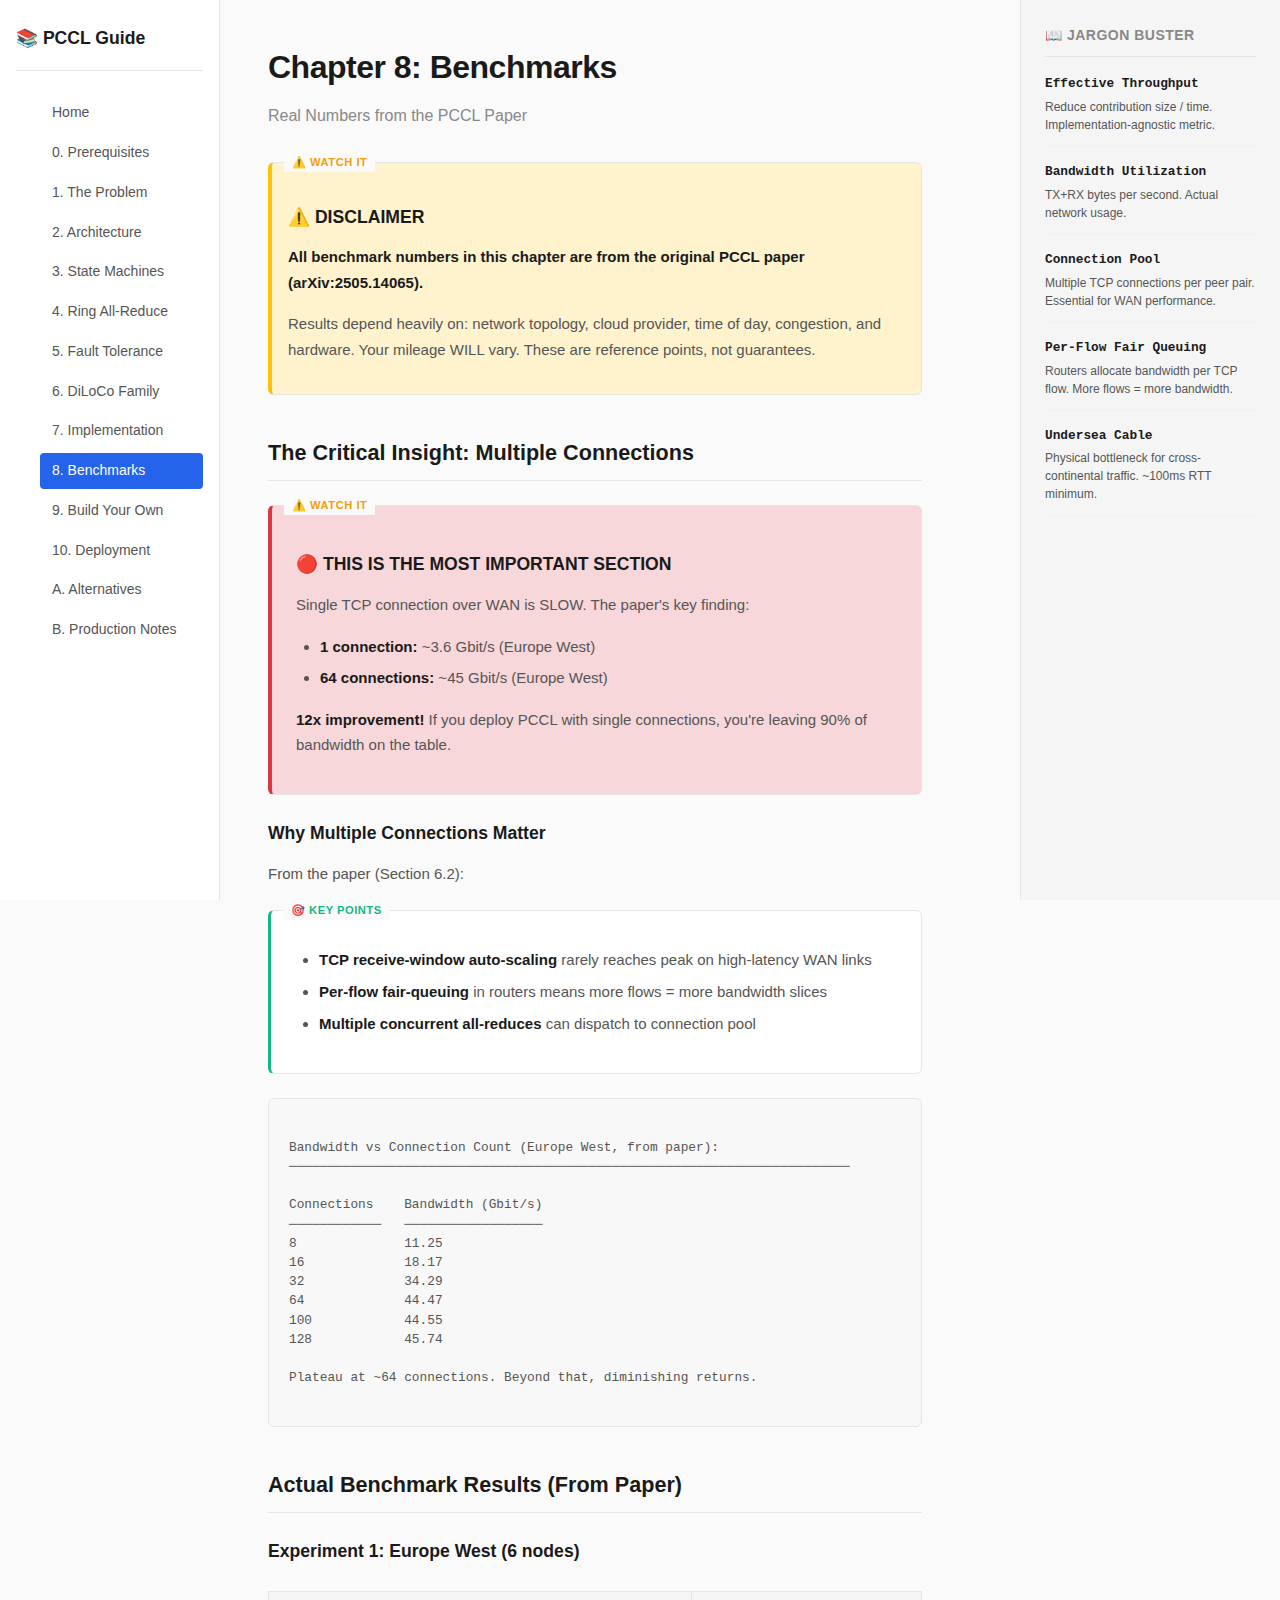
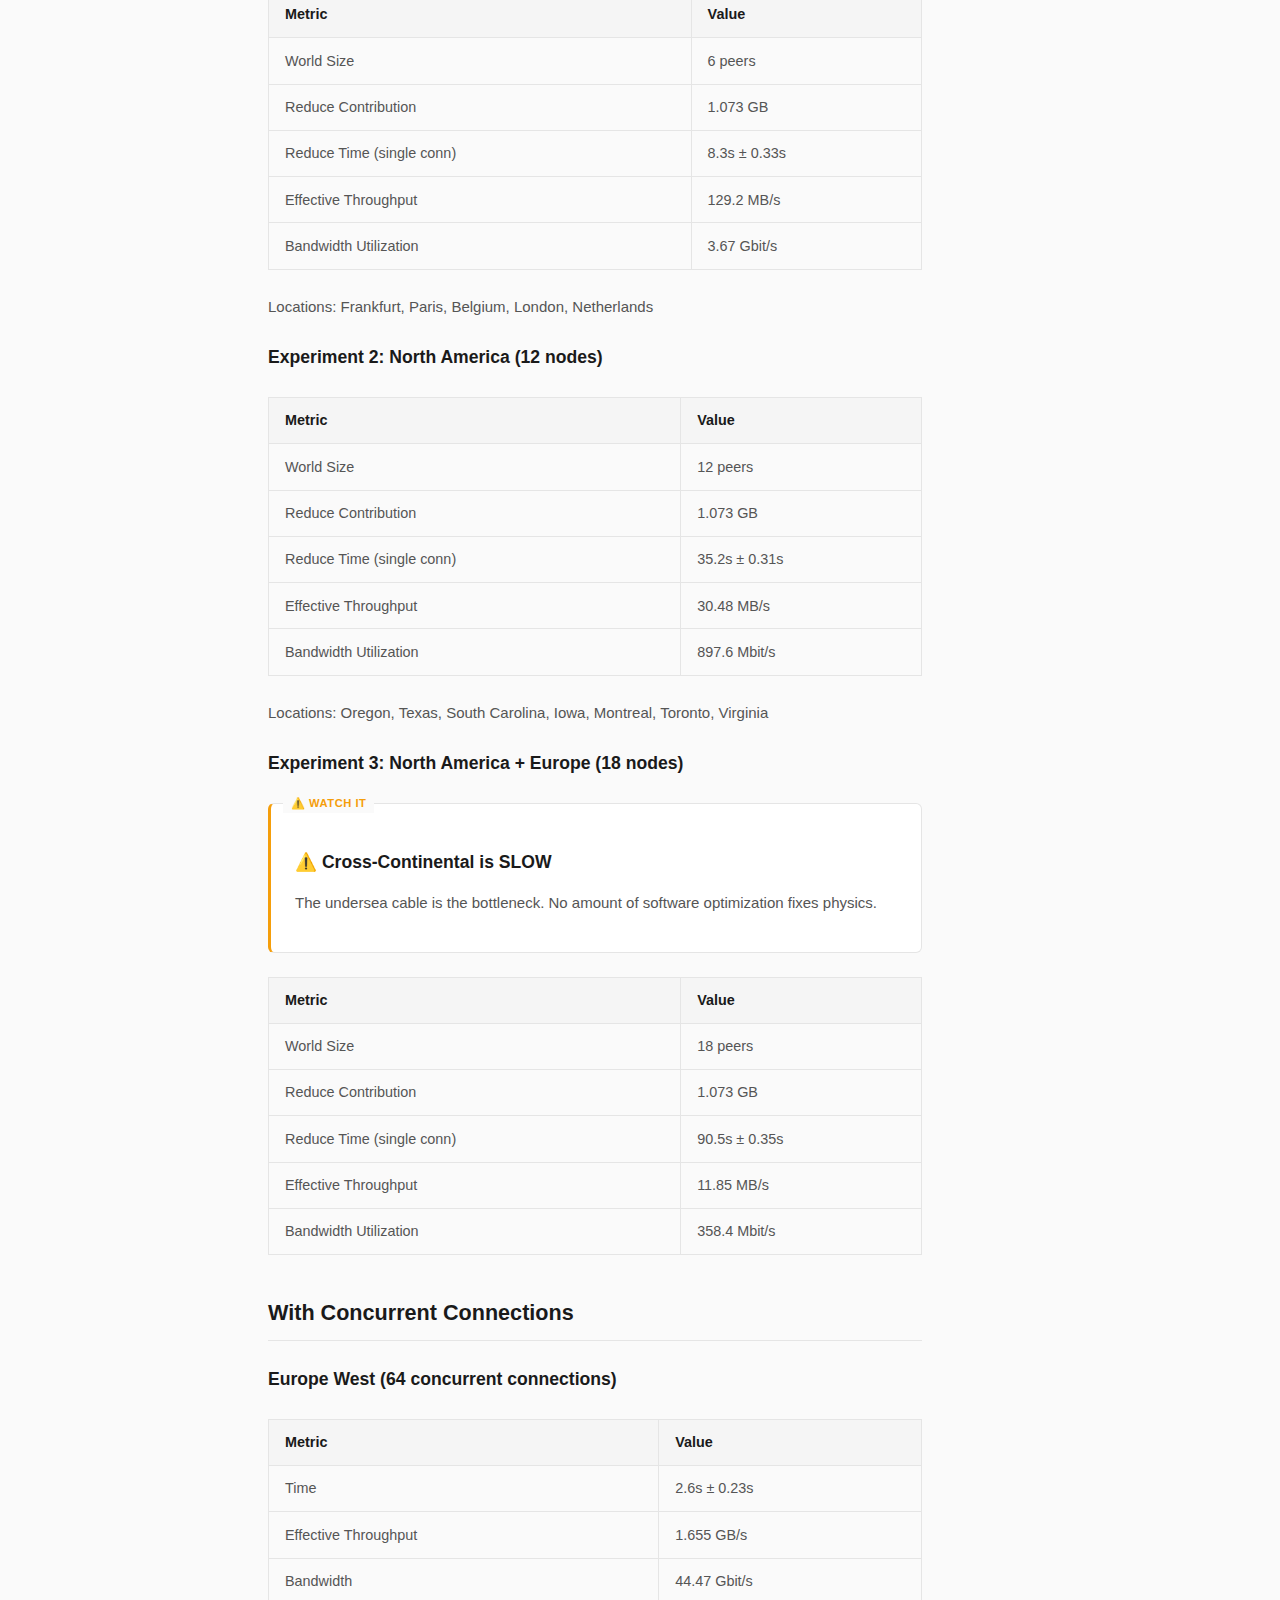
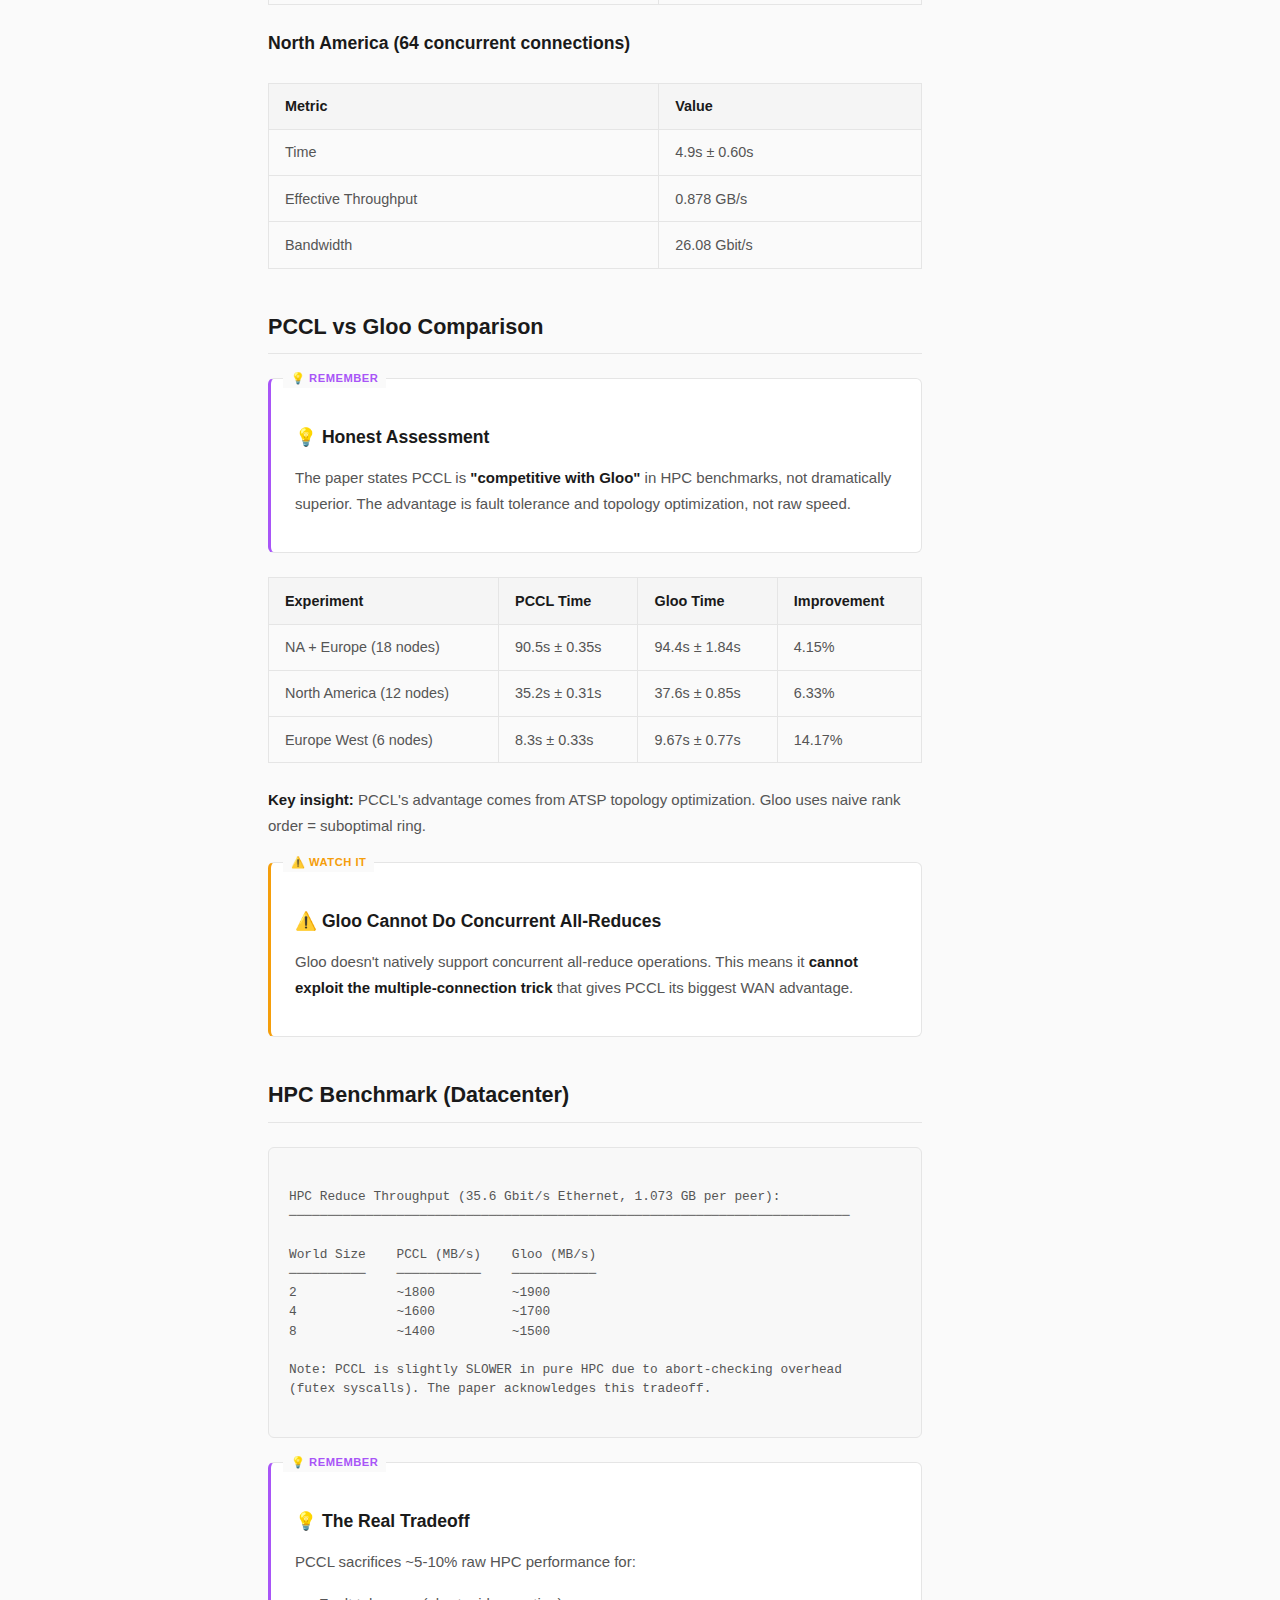
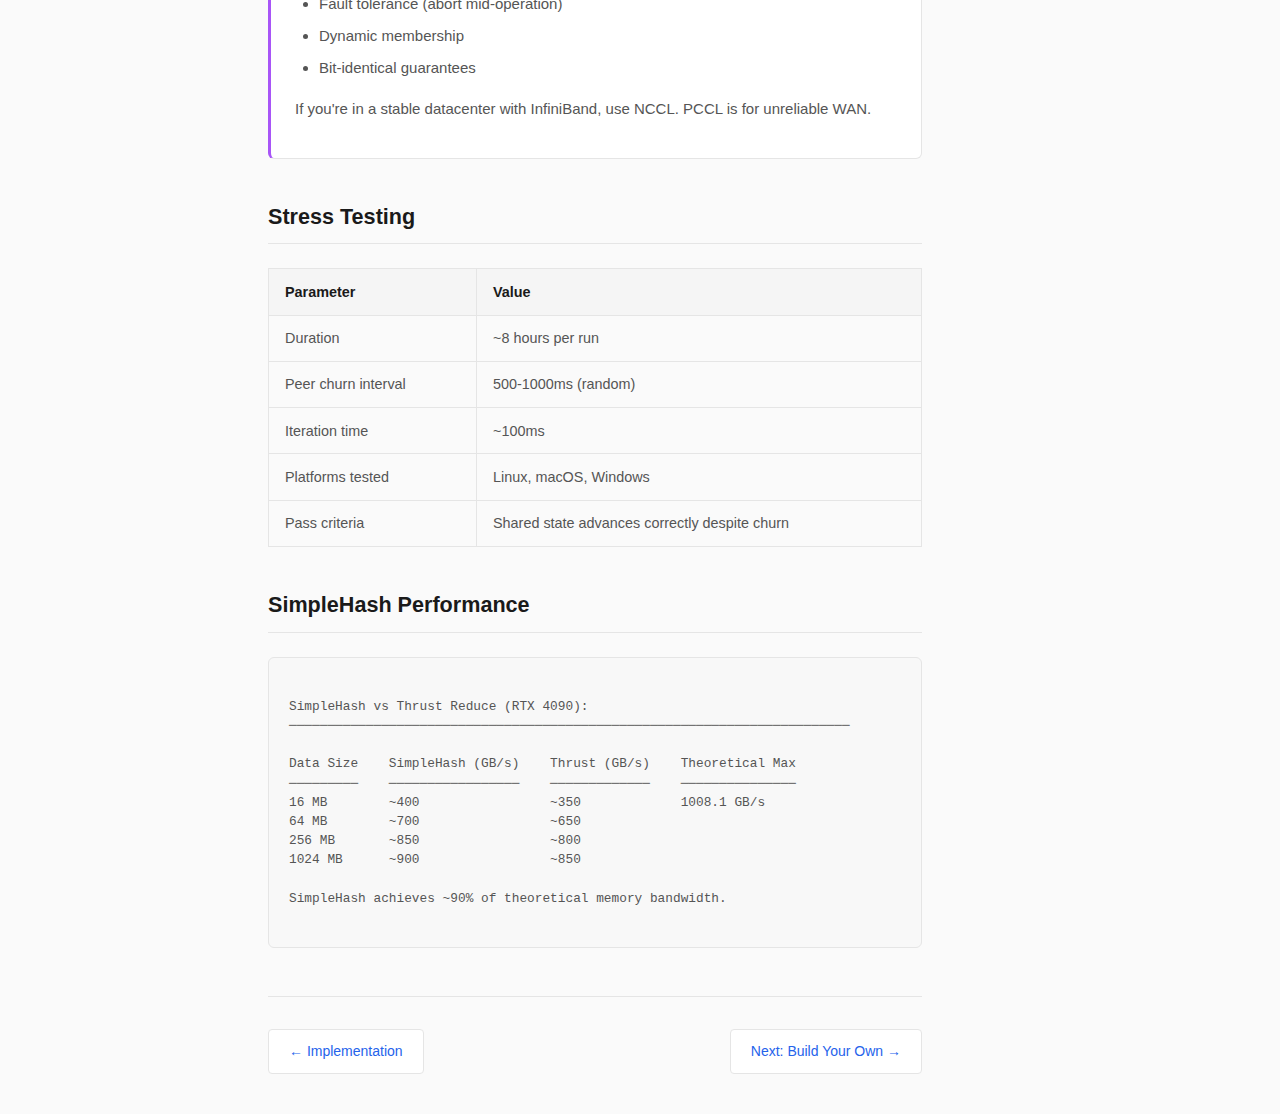
<file: chapter8-benchmarks.html>
<!DOCTYPE html>
<html lang="en">
<head>
    <meta charset="UTF-8">
    <meta name="viewport" content="width=device-width, initial-scale=1.0">
    <title>Chapter 8: Benchmarks - PCCL Guide</title>
    <link rel="stylesheet" href="styles.css">
</head>
<body>
    <nav class="sidebar">
        <div class="book-title">📚 PCCL Guide</div>
        <ul>
            <li><a href="index.html">Home</a></li>
            <li><a href="chapter0-prerequisites.html">0. Prerequisites</a></li>
            <li><a href="chapter1-introduction.html">1. The Problem</a></li>
            <li><a href="chapter2-architecture.html">2. Architecture</a></li>
            <li><a href="chapter3-state-machines.html">3. State Machines</a></li>
            <li><a href="chapter4-ring-allreduce.html">4. Ring All-Reduce</a></li>
            <li><a href="chapter5-fault-tolerance.html">5. Fault Tolerance</a></li>
            <li><a href="chapter6-diloco.html">6. DiLoCo Family</a></li>
            <li><a href="chapter7-implementation.html">7. Implementation</a></li>
            <li><a href="chapter8-benchmarks.html" class="active">8. Benchmarks</a></li>
            <li><a href="chapter9-build-your-own.html">9. Build Your Own</a></li>
            <li><a href="chapter10-deployment.html">10. Deployment</a></li>
            <li><a href="appendix-alternatives.html">A. Alternatives</a></li>
            <li><a href="appendix-production.html">B. Production Notes</a></li>
        </ul>
    </nav>
    <main class="content">
        <h1>Chapter 8: Benchmarks</h1>
        <p class="subtitle">Real Numbers from the PCCL Paper</p>

        <div class="watch-it" style="background: #fff3cd; border-left: 4px solid #ffc107; padding: 1rem; margin: 1rem 0;">
            <h3>⚠️ DISCLAIMER</h3>
            <p><strong>All benchmark numbers in this chapter are from the original PCCL paper (arXiv:2505.14065).</strong></p>
            <p>Results depend heavily on: network topology, cloud provider, time of day, congestion, and hardware. Your mileage WILL vary. These are reference points, not guarantees.</p>
        </div>

        <h2>The Critical Insight: Multiple Connections</h2>

        <div class="watch-it" style="background: #f8d7da; border-left: 4px solid #dc3545;">
            <h3>🔴 THIS IS THE MOST IMPORTANT SECTION</h3>
            <p>Single TCP connection over WAN is SLOW. The paper's key finding:</p>
            <ul>
                <li><strong>1 connection:</strong> ~3.6 Gbit/s (Europe West)</li>
                <li><strong>64 connections:</strong> ~45 Gbit/s (Europe West)</li>
            </ul>
            <p><strong>12x improvement!</strong> If you deploy PCCL with single connections, you're leaving 90% of bandwidth on the table.</p>
        </div>

        <h3>Why Multiple Connections Matter</h3>

        <p>From the paper (Section 6.2):</p>
        <div class="bullet-points">
            <ul>
                <li><strong>TCP receive-window auto-scaling</strong> rarely reaches peak on high-latency WAN links</li>
                <li><strong>Per-flow fair-queuing</strong> in routers means more flows = more bandwidth slices</li>
                <li><strong>Multiple concurrent all-reduces</strong> can dispatch to connection pool</li>
            </ul>
        </div>

        <div class="diagram">
Bandwidth vs Connection Count (Europe West, from paper):
─────────────────────────────────────────────────────────────────────────

Connections    Bandwidth (Gbit/s)
────────────   ──────────────────
8              11.25
16             18.17
32             34.29
64             44.47
100            44.55
128            45.74

Plateau at ~64 connections. Beyond that, diminishing returns.
        </div>

        <h2>Actual Benchmark Results (From Paper)</h2>

        <h3>Experiment 1: Europe West (6 nodes)</h3>

        <table>
            <tr><th>Metric</th><th>Value</th></tr>
            <tr><td>World Size</td><td>6 peers</td></tr>
            <tr><td>Reduce Contribution</td><td>1.073 GB</td></tr>
            <tr><td>Reduce Time (single conn)</td><td>8.3s ± 0.33s</td></tr>
            <tr><td>Effective Throughput</td><td>129.2 MB/s</td></tr>
            <tr><td>Bandwidth Utilization</td><td>3.67 Gbit/s</td></tr>
        </table>

        <p>Locations: Frankfurt, Paris, Belgium, London, Netherlands</p>

        <h3>Experiment 2: North America (12 nodes)</h3>

        <table>
            <tr><th>Metric</th><th>Value</th></tr>
            <tr><td>World Size</td><td>12 peers</td></tr>
            <tr><td>Reduce Contribution</td><td>1.073 GB</td></tr>
            <tr><td>Reduce Time (single conn)</td><td>35.2s ± 0.31s</td></tr>
            <tr><td>Effective Throughput</td><td>30.48 MB/s</td></tr>
            <tr><td>Bandwidth Utilization</td><td>897.6 Mbit/s</td></tr>
        </table>

        <p>Locations: Oregon, Texas, South Carolina, Iowa, Montreal, Toronto, Virginia</p>

        <h3>Experiment 3: North America + Europe (18 nodes)</h3>

        <div class="watch-it">
            <h3>⚠️ Cross-Continental is SLOW</h3>
            <p>The undersea cable is the bottleneck. No amount of software optimization fixes physics.</p>
        </div>

        <table>
            <tr><th>Metric</th><th>Value</th></tr>
            <tr><td>World Size</td><td>18 peers</td></tr>
            <tr><td>Reduce Contribution</td><td>1.073 GB</td></tr>
            <tr><td>Reduce Time (single conn)</td><td>90.5s ± 0.35s</td></tr>
            <tr><td>Effective Throughput</td><td>11.85 MB/s</td></tr>
            <tr><td>Bandwidth Utilization</td><td>358.4 Mbit/s</td></tr>
        </table>

        <h2>With Concurrent Connections</h2>

        <h3>Europe West (64 concurrent connections)</h3>
        <table>
            <tr><th>Metric</th><th>Value</th></tr>
            <tr><td>Time</td><td>2.6s ± 0.23s</td></tr>
            <tr><td>Effective Throughput</td><td>1.655 GB/s</td></tr>
            <tr><td>Bandwidth</td><td>44.47 Gbit/s</td></tr>
        </table>

        <h3>North America (64 concurrent connections)</h3>
        <table>
            <tr><th>Metric</th><th>Value</th></tr>
            <tr><td>Time</td><td>4.9s ± 0.60s</td></tr>
            <tr><td>Effective Throughput</td><td>0.878 GB/s</td></tr>
            <tr><td>Bandwidth</td><td>26.08 Gbit/s</td></tr>
        </table>

        <h2>PCCL vs Gloo Comparison</h2>

        <div class="remember-this">
            <h3>💡 Honest Assessment</h3>
            <p>The paper states PCCL is <strong>"competitive with Gloo"</strong> in HPC benchmarks, not dramatically superior. The advantage is fault tolerance and topology optimization, not raw speed.</p>
        </div>

        <table>
            <tr>
                <th>Experiment</th>
                <th>PCCL Time</th>
                <th>Gloo Time</th>
                <th>Improvement</th>
            </tr>
            <tr>
                <td>NA + Europe (18 nodes)</td>
                <td>90.5s ± 0.35s</td>
                <td>94.4s ± 1.84s</td>
                <td>4.15%</td>
            </tr>
            <tr>
                <td>North America (12 nodes)</td>
                <td>35.2s ± 0.31s</td>
                <td>37.6s ± 0.85s</td>
                <td>6.33%</td>
            </tr>
            <tr>
                <td>Europe West (6 nodes)</td>
                <td>8.3s ± 0.33s</td>
                <td>9.67s ± 0.77s</td>
                <td>14.17%</td>
            </tr>
        </table>

        <p><strong>Key insight:</strong> PCCL's advantage comes from ATSP topology optimization. Gloo uses naive rank order = suboptimal ring.</p>

        <div class="watch-it">
            <h3>⚠️ Gloo Cannot Do Concurrent All-Reduces</h3>
            <p>Gloo doesn't natively support concurrent all-reduce operations. This means it <strong>cannot exploit the multiple-connection trick</strong> that gives PCCL its biggest WAN advantage.</p>
        </div>

        <h2>HPC Benchmark (Datacenter)</h2>

        <div class="diagram">
HPC Reduce Throughput (35.6 Gbit/s Ethernet, 1.073 GB per peer):
─────────────────────────────────────────────────────────────────────────

World Size    PCCL (MB/s)    Gloo (MB/s)
──────────    ───────────    ───────────
2             ~1800          ~1900
4             ~1600          ~1700
8             ~1400          ~1500

Note: PCCL is slightly SLOWER in pure HPC due to abort-checking overhead
(futex syscalls). The paper acknowledges this tradeoff.
        </div>

        <div class="remember-this">
            <h3>💡 The Real Tradeoff</h3>
            <p>PCCL sacrifices ~5-10% raw HPC performance for:</p>
            <ul>
                <li>Fault tolerance (abort mid-operation)</li>
                <li>Dynamic membership</li>
                <li>Bit-identical guarantees</li>
            </ul>
            <p>If you're in a stable datacenter with InfiniBand, use NCCL. PCCL is for unreliable WAN.</p>
        </div>

        <h2>Stress Testing</h2>

        <table>
            <tr><th>Parameter</th><th>Value</th></tr>
            <tr><td>Duration</td><td>~8 hours per run</td></tr>
            <tr><td>Peer churn interval</td><td>500-1000ms (random)</td></tr>
            <tr><td>Iteration time</td><td>~100ms</td></tr>
            <tr><td>Platforms tested</td><td>Linux, macOS, Windows</td></tr>
            <tr><td>Pass criteria</td><td>Shared state advances correctly despite churn</td></tr>
        </table>

        <h2>SimpleHash Performance</h2>

        <div class="diagram">
SimpleHash vs Thrust Reduce (RTX 4090):
─────────────────────────────────────────────────────────────────────────

Data Size    SimpleHash (GB/s)    Thrust (GB/s)    Theoretical Max
─────────    ─────────────────    ─────────────    ───────────────
16 MB        ~400                 ~350             1008.1 GB/s
64 MB        ~700                 ~650
256 MB       ~850                 ~800
1024 MB      ~900                 ~850

SimpleHash achieves ~90% of theoretical memory bandwidth.
        </div>

        <div class="navigation">
            <a href="chapter7-implementation.html" class="prev">← Implementation</a>
            <a href="chapter9-build-your-own.html" class="next">Next: Build Your Own →</a>
        </div>
    </main>
    <aside class="glossary-sidebar">
        <div class="glossary-title">📖 Jargon Buster</div>
        <div class="glossary-item">
            <div class="glossary-term">Effective Throughput</div>
            <div class="glossary-def">Reduce contribution size / time. Implementation-agnostic metric.</div>
        </div>
        <div class="glossary-item">
            <div class="glossary-term">Bandwidth Utilization</div>
            <div class="glossary-def">TX+RX bytes per second. Actual network usage.</div>
        </div>
        <div class="glossary-item">
            <div class="glossary-term">Connection Pool</div>
            <div class="glossary-def">Multiple TCP connections per peer pair. Essential for WAN performance.</div>
        </div>
        <div class="glossary-item">
            <div class="glossary-term">Per-Flow Fair Queuing</div>
            <div class="glossary-def">Routers allocate bandwidth per TCP flow. More flows = more bandwidth.</div>
        </div>
        <div class="glossary-item">
            <div class="glossary-term">Undersea Cable</div>
            <div class="glossary-def">Physical bottleneck for cross-continental traffic. ~100ms RTT minimum.</div>
        </div>
    </aside>
</body>
</html>
</file>
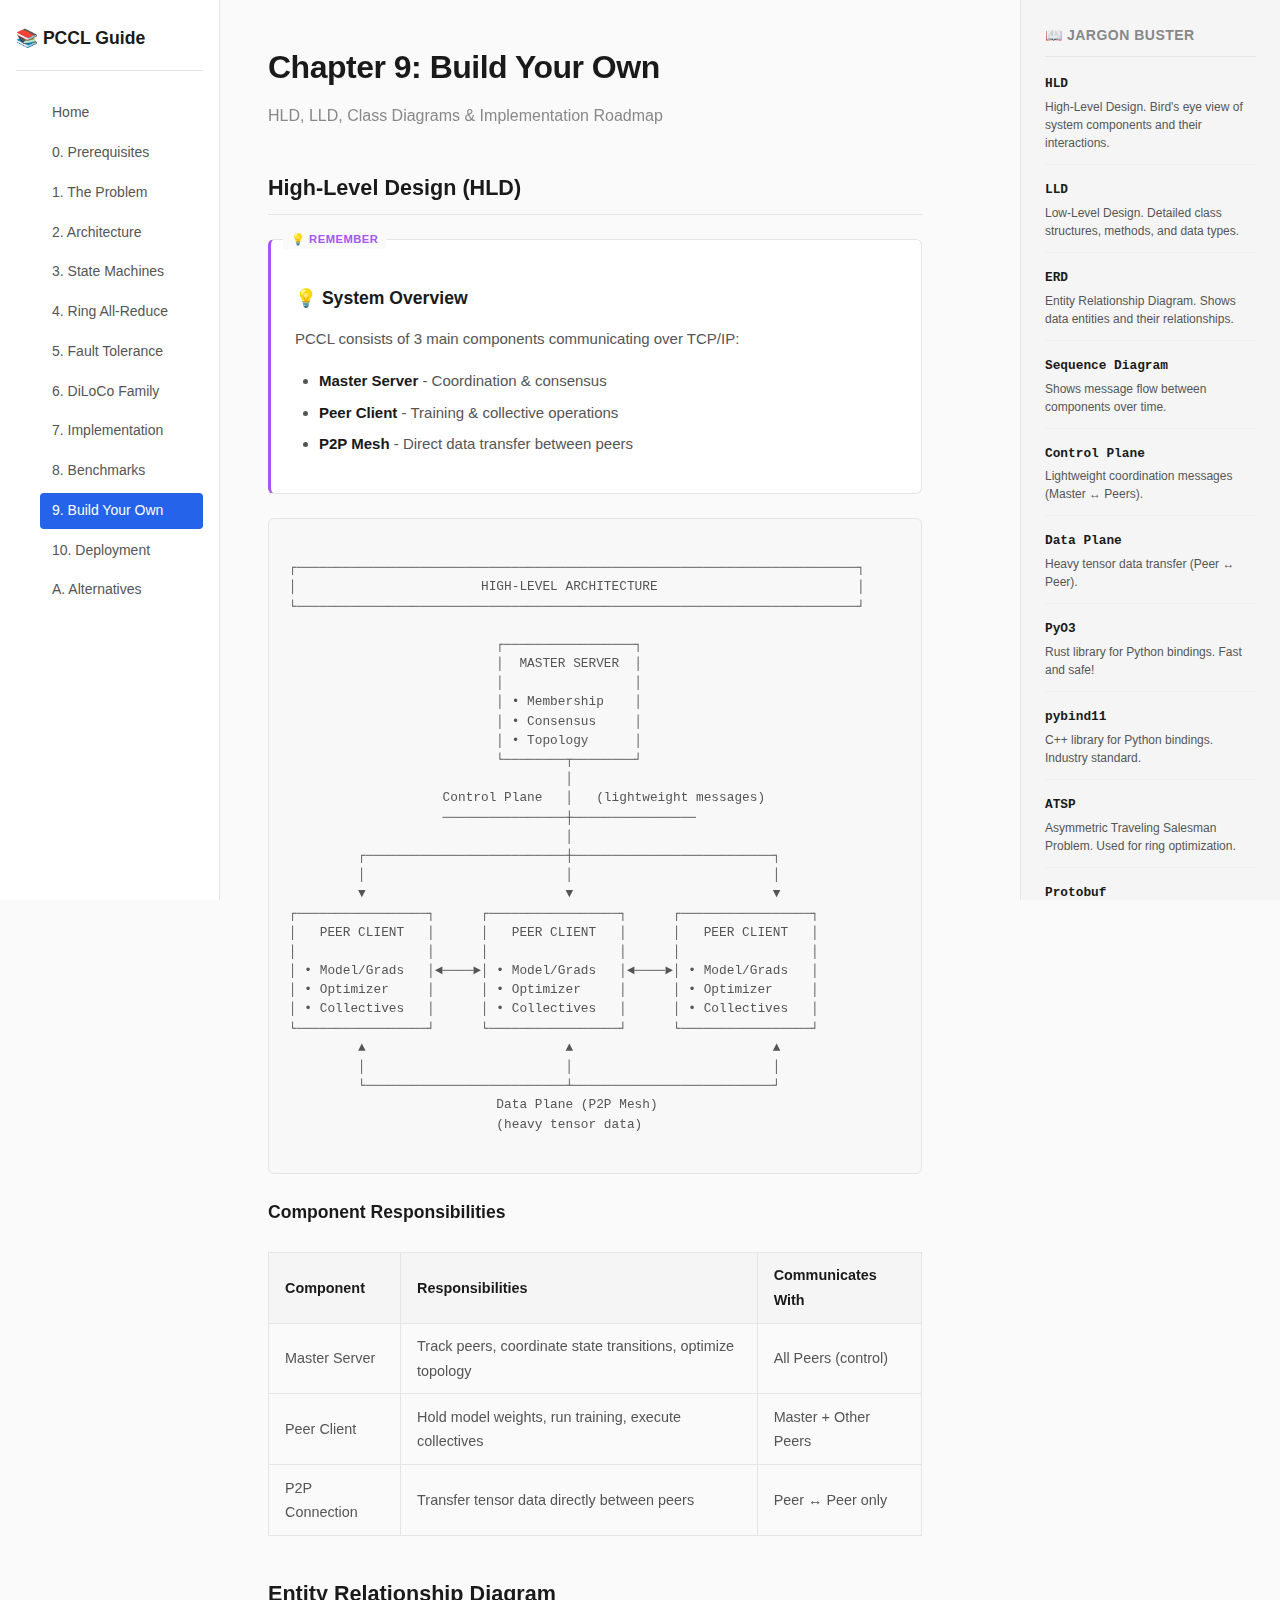
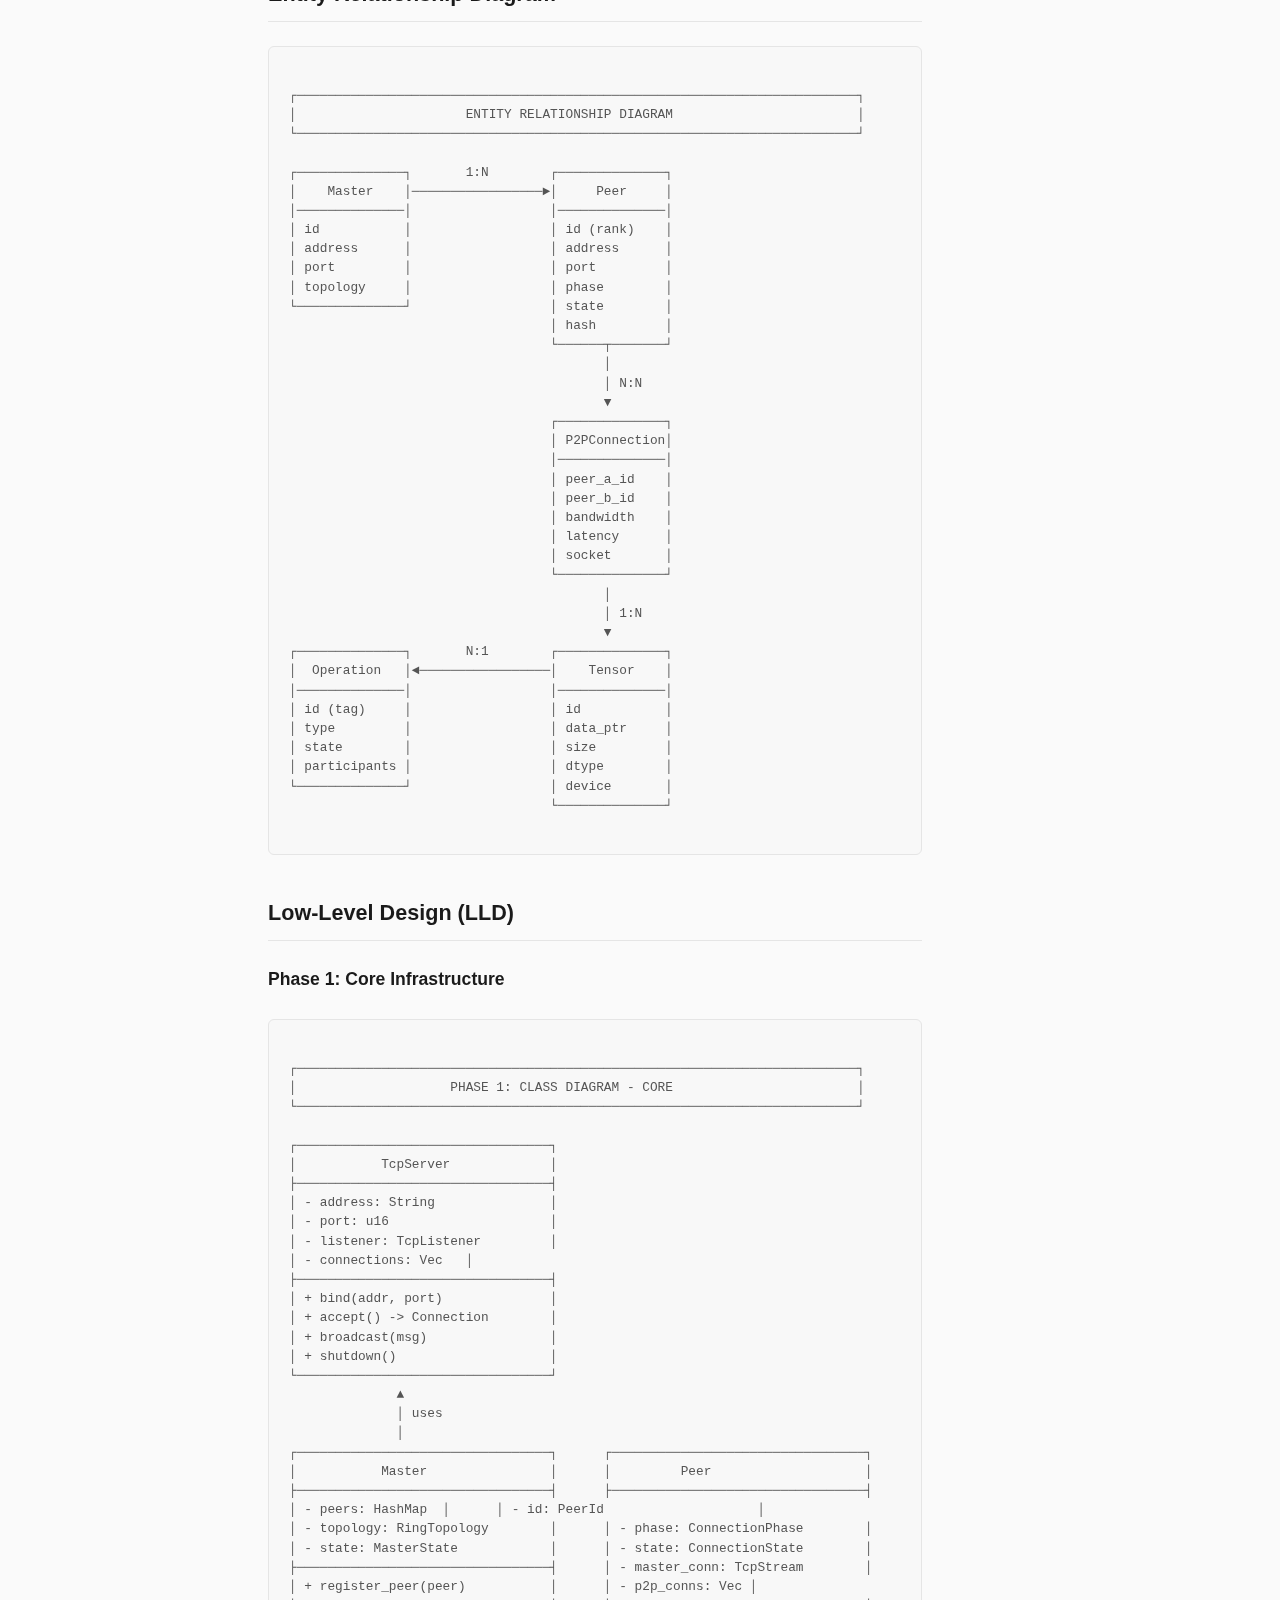
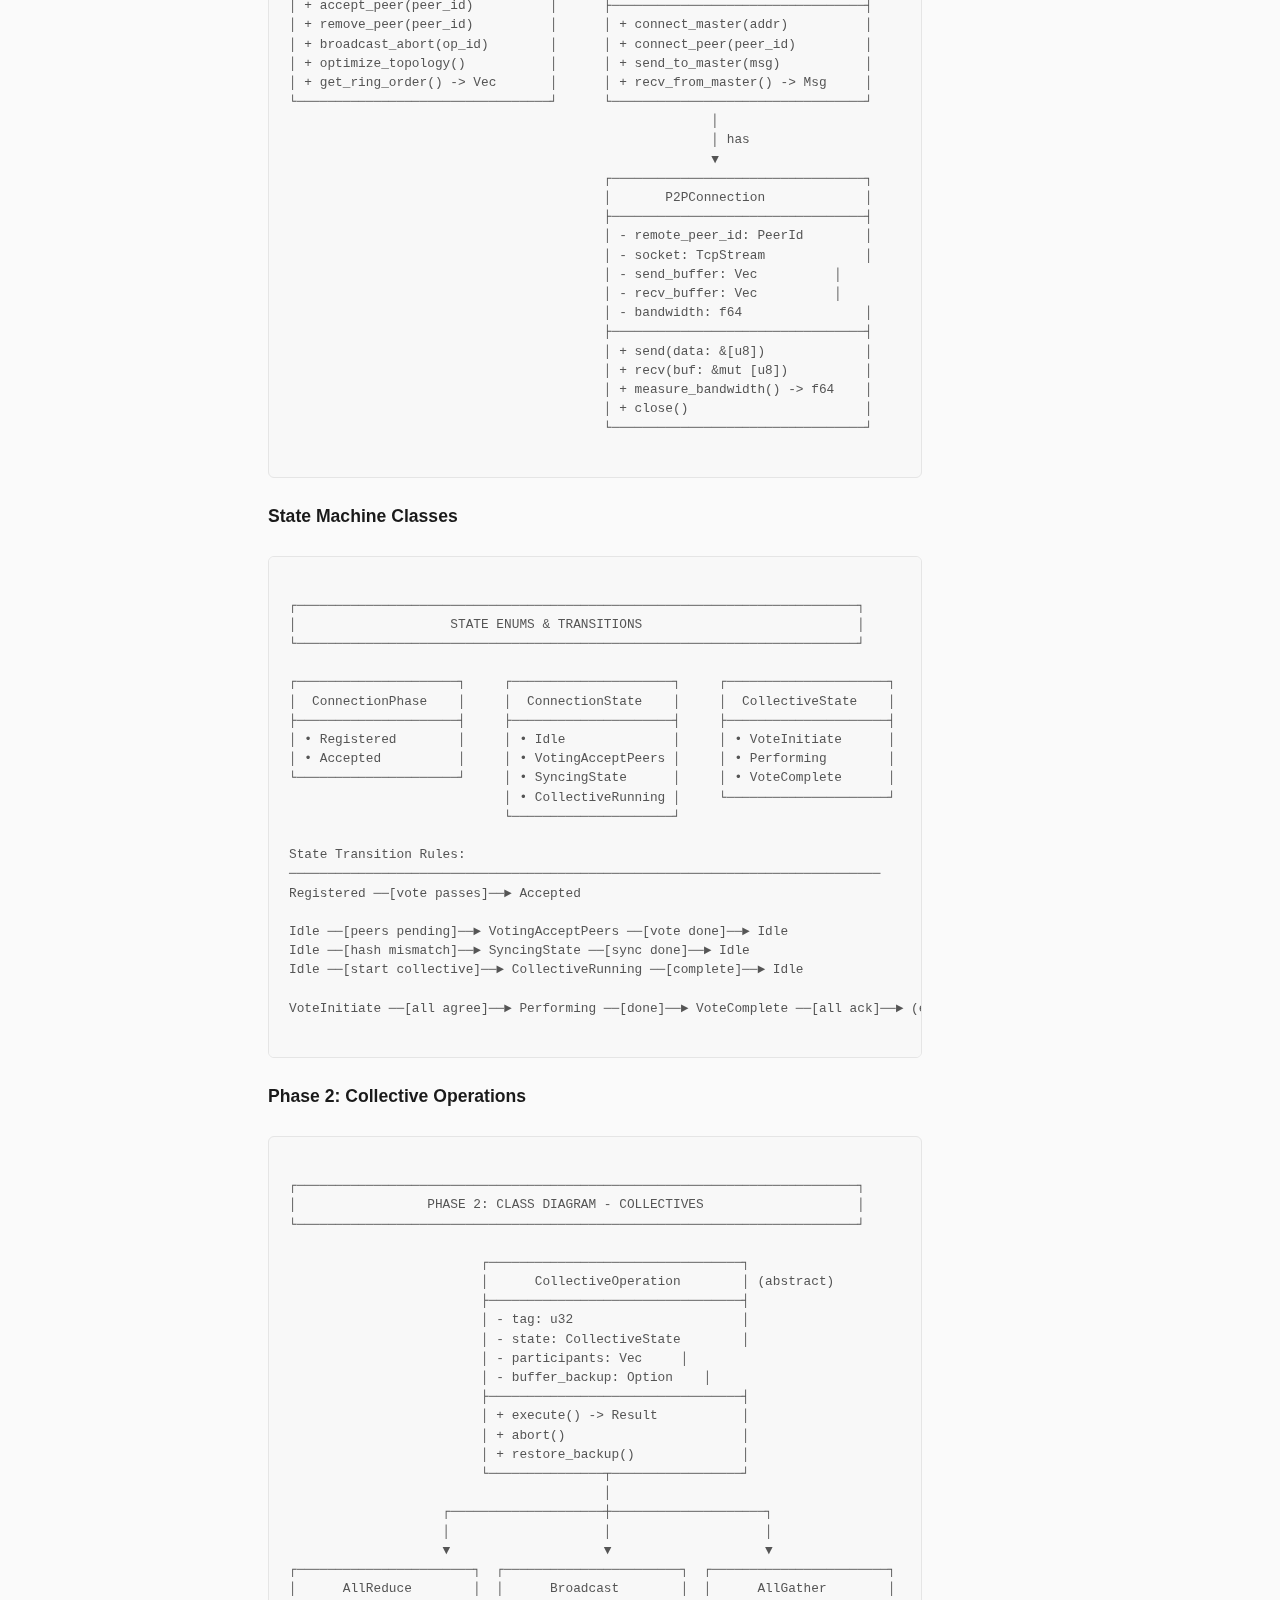
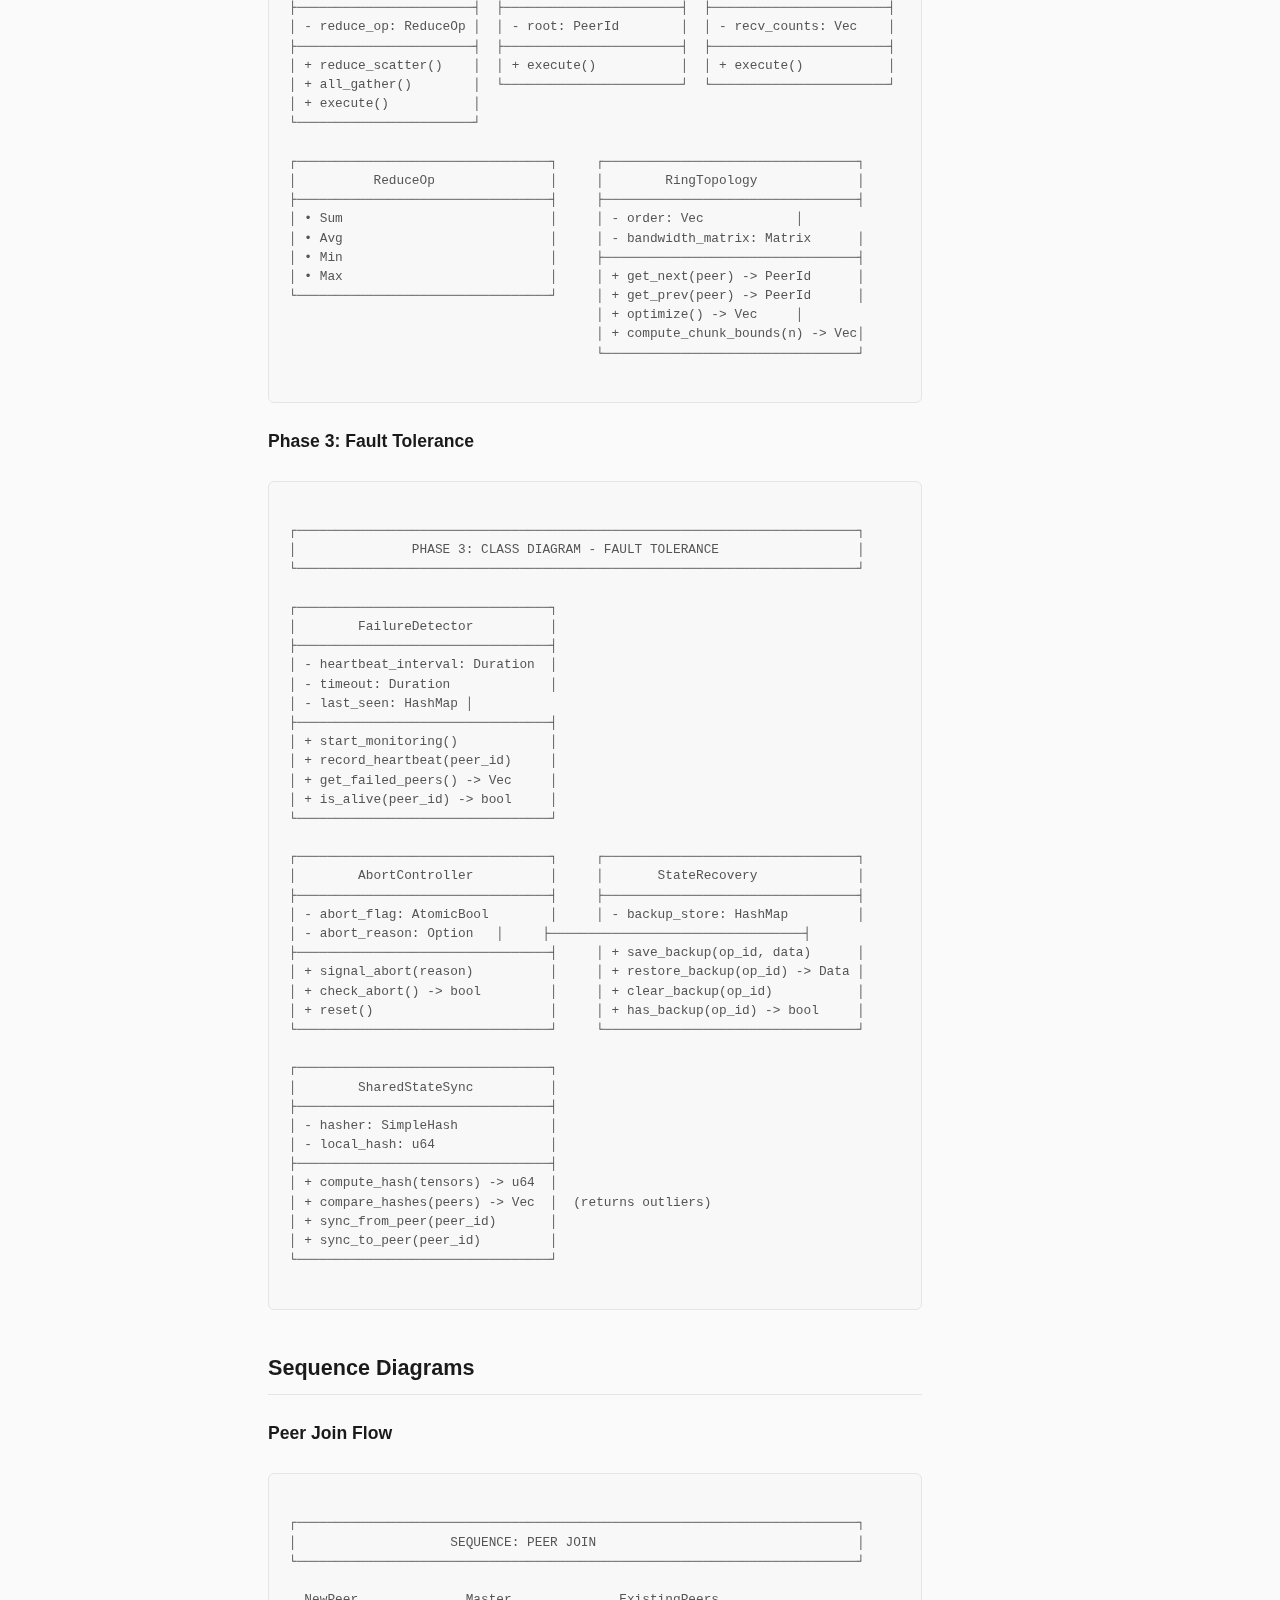
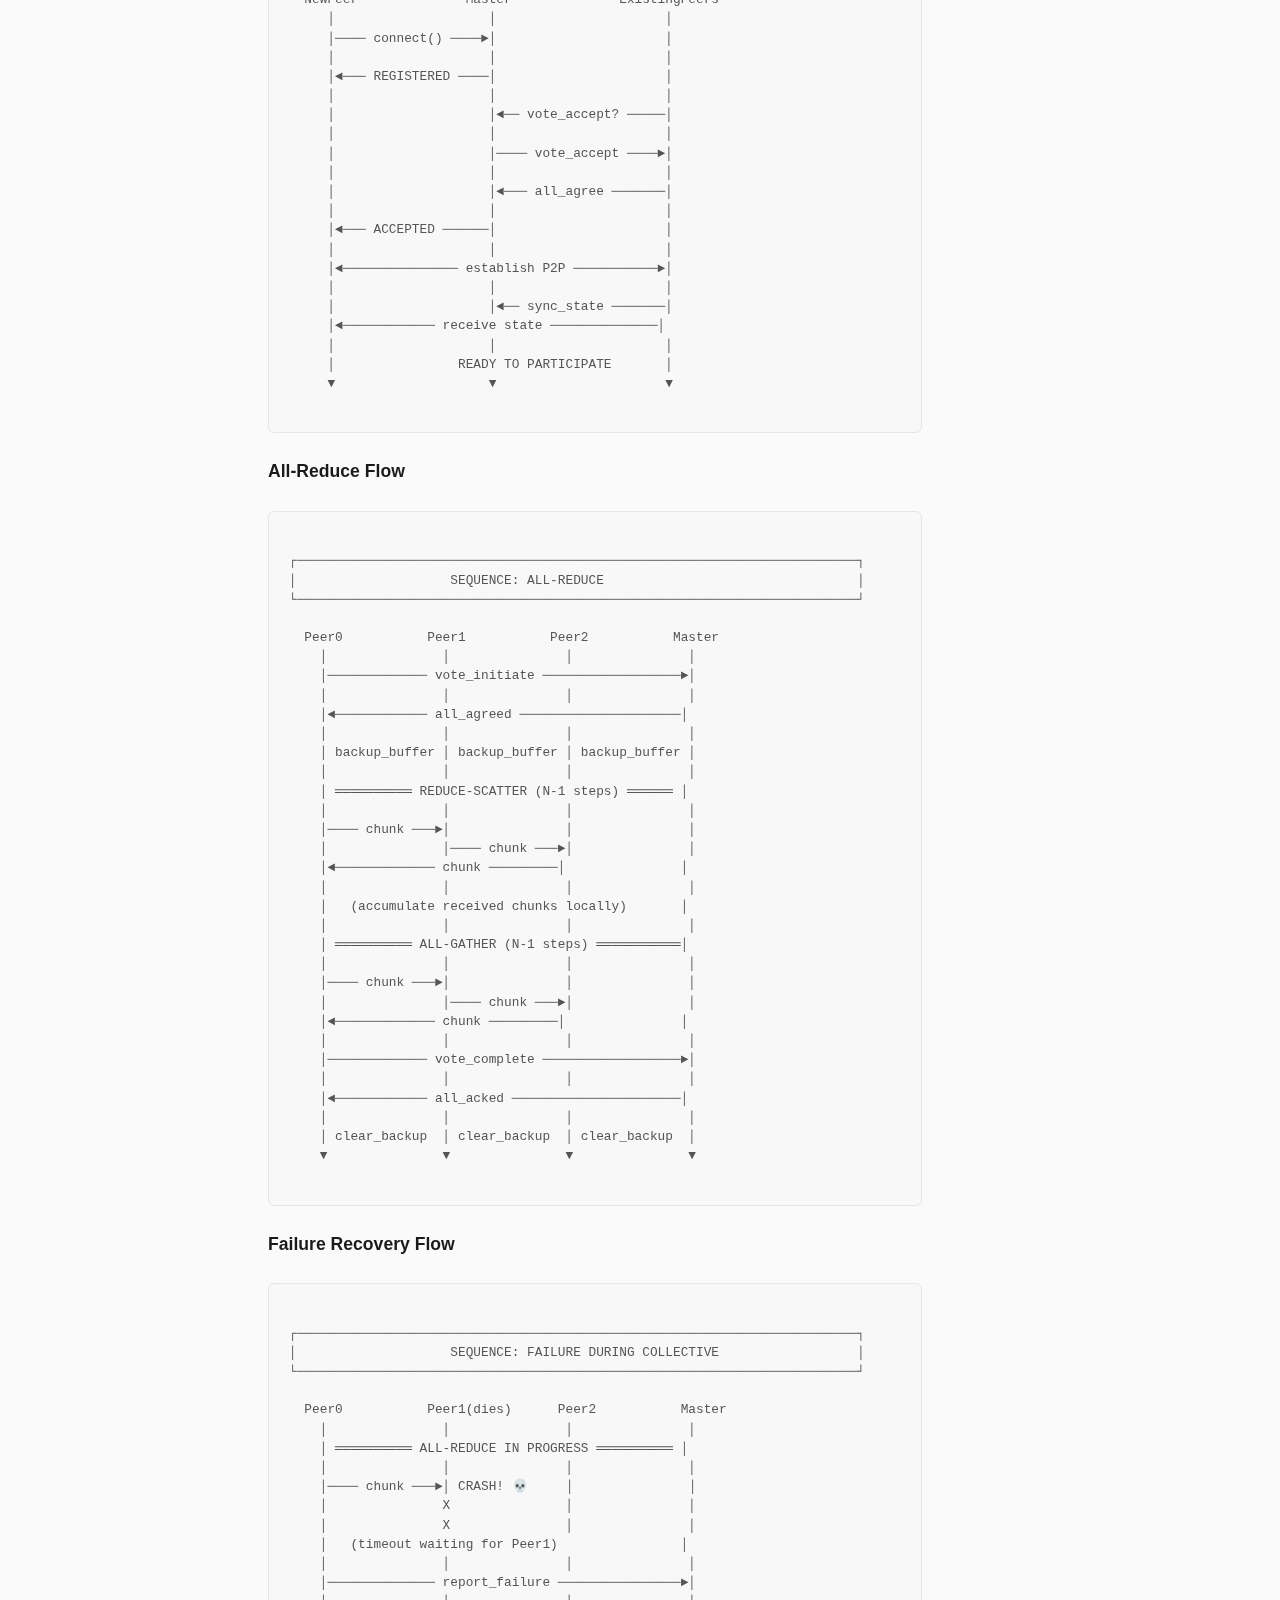
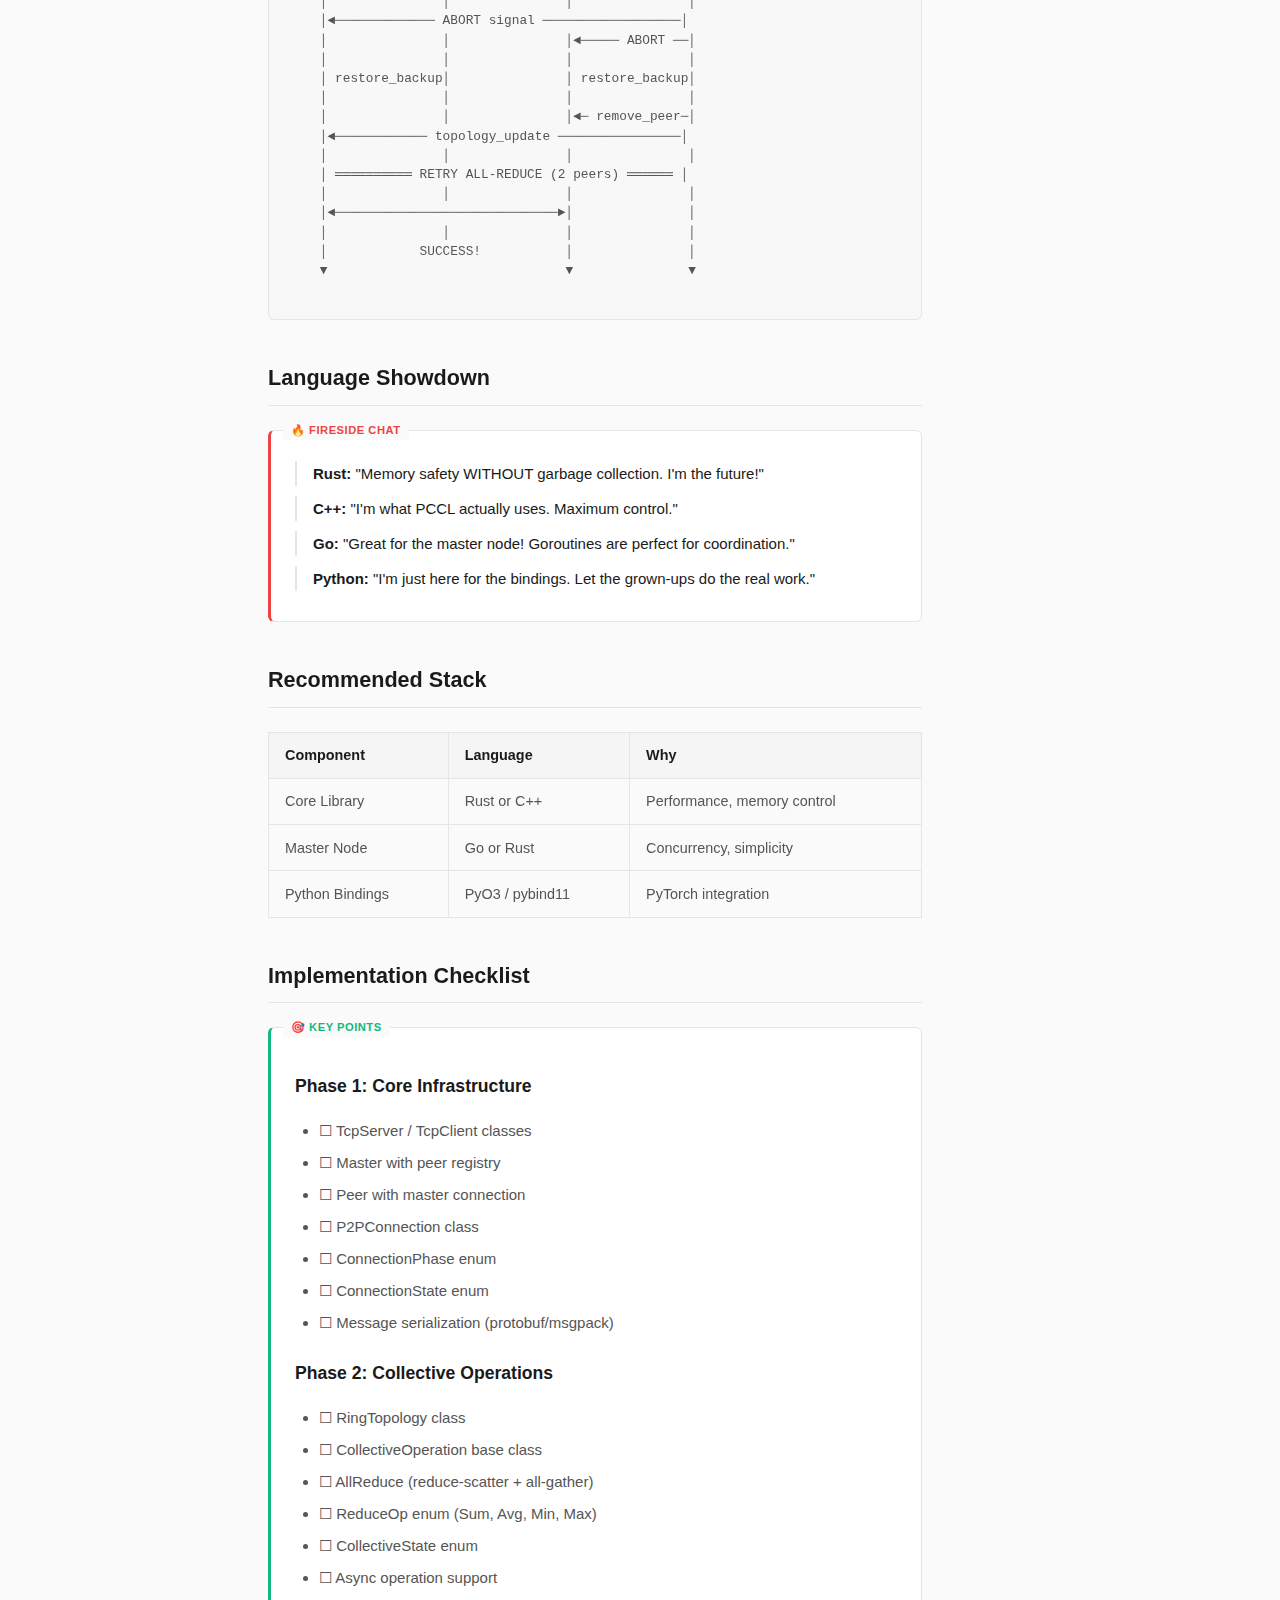
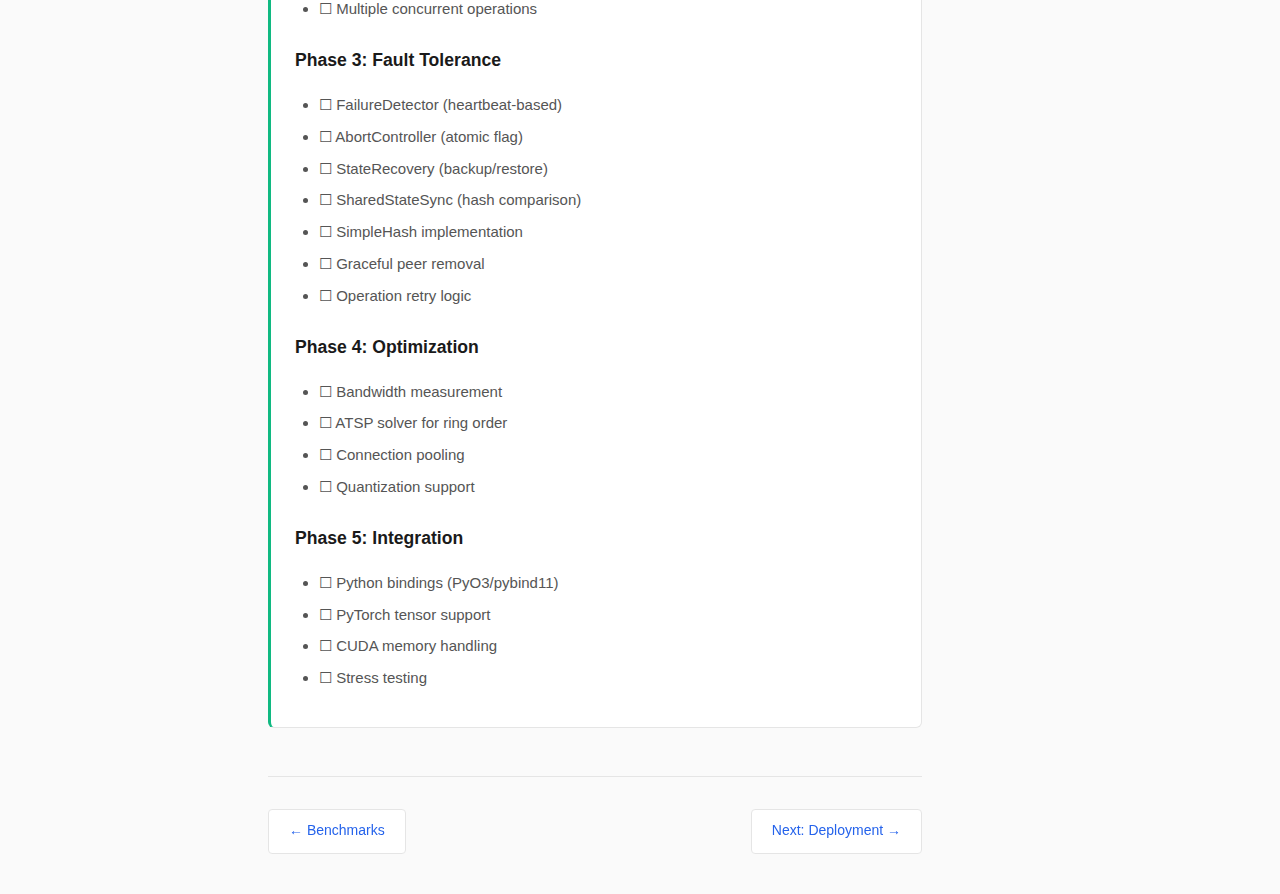
<file: chapter9-build-your-own.html>
<!DOCTYPE html>
<html lang="en">
<head>
    <meta charset="UTF-8">
    <meta name="viewport" content="width=device-width, initial-scale=1.0">
    <title>Chapter 9: Build Your Own - PCCL Guide</title>
    <link rel="stylesheet" href="styles.css">
</head>
<body>
    <nav class="sidebar">
        <div class="book-title">📚 PCCL Guide</div>
        <ul>
            <li><a href="index.html">Home</a></li>
            <li><a href="chapter0-prerequisites.html">0. Prerequisites</a></li>
            <li><a href="chapter1-introduction.html">1. The Problem</a></li>
            <li><a href="chapter2-architecture.html">2. Architecture</a></li>
            <li><a href="chapter3-state-machines.html">3. State Machines</a></li>
            <li><a href="chapter4-ring-allreduce.html">4. Ring All-Reduce</a></li>
            <li><a href="chapter5-fault-tolerance.html">5. Fault Tolerance</a></li>
            <li><a href="chapter6-diloco.html">6. DiLoCo Family</a></li>
            <li><a href="chapter7-implementation.html">7. Implementation</a></li>
            <li><a href="chapter8-benchmarks.html">8. Benchmarks</a></li>
            <li><a href="chapter9-build-your-own.html" class="active">9. Build Your Own</a></li>
            <li><a href="chapter10-deployment.html">10. Deployment</a></li>
            <li><a href="appendix-alternatives.html">A. Alternatives</a></li>
        </ul>
    </nav>
    <main class="content">
        <h1>Chapter 9: Build Your Own</h1>
        <p class="subtitle">HLD, LLD, Class Diagrams & Implementation Roadmap</p>

        <h2>High-Level Design (HLD)</h2>
        
        <div class="remember-this">
            <h3>💡 System Overview</h3>
            <p>PCCL consists of 3 main components communicating over TCP/IP:</p>
            <ul>
                <li><strong>Master Server</strong> - Coordination & consensus</li>
                <li><strong>Peer Client</strong> - Training & collective operations</li>
                <li><strong>P2P Mesh</strong> - Direct data transfer between peers</li>
            </ul>
        </div>

        <div class="diagram">
┌─────────────────────────────────────────────────────────────────────────┐
│                        HIGH-LEVEL ARCHITECTURE                          │
└─────────────────────────────────────────────────────────────────────────┘

                           ┌─────────────────┐
                           │  MASTER SERVER  │
                           │                 │
                           │ • Membership    │
                           │ • Consensus     │
                           │ • Topology      │
                           └────────┬────────┘
                                    │
                    Control Plane   │   (lightweight messages)
                    ────────────────┼────────────────
                                    │
         ┌──────────────────────────┼──────────────────────────┐
         │                          │                          │
         ▼                          ▼                          ▼
┌─────────────────┐      ┌─────────────────┐      ┌─────────────────┐
│   PEER CLIENT   │      │   PEER CLIENT   │      │   PEER CLIENT   │
│                 │      │                 │      │                 │
│ • Model/Grads   │◄────►│ • Model/Grads   │◄────►│ • Model/Grads   │
│ • Optimizer     │      │ • Optimizer     │      │ • Optimizer     │
│ • Collectives   │      │ • Collectives   │      │ • Collectives   │
└─────────────────┘      └─────────────────┘      └─────────────────┘
         ▲                          ▲                          ▲
         │                          │                          │
         └──────────────────────────┴──────────────────────────┘
                           Data Plane (P2P Mesh)
                           (heavy tensor data)
        </div>

        <h3>Component Responsibilities</h3>
        <table>
            <tr><th>Component</th><th>Responsibilities</th><th>Communicates With</th></tr>
            <tr>
                <td>Master Server</td>
                <td>Track peers, coordinate state transitions, optimize topology</td>
                <td>All Peers (control)</td>
            </tr>
            <tr>
                <td>Peer Client</td>
                <td>Hold model weights, run training, execute collectives</td>
                <td>Master + Other Peers</td>
            </tr>
            <tr>
                <td>P2P Connection</td>
                <td>Transfer tensor data directly between peers</td>
                <td>Peer ↔ Peer only</td>
            </tr>
        </table>

        <h2>Entity Relationship Diagram</h2>

        <div class="diagram">
┌─────────────────────────────────────────────────────────────────────────┐
│                      ENTITY RELATIONSHIP DIAGRAM                        │
└─────────────────────────────────────────────────────────────────────────┘

┌──────────────┐       1:N        ┌──────────────┐
│    Master    │─────────────────►│     Peer     │
│──────────────│                  │──────────────│
│ id           │                  │ id (rank)    │
│ address      │                  │ address      │
│ port         │                  │ port         │
│ topology     │                  │ phase        │
└──────────────┘                  │ state        │
                                  │ hash         │
                                  └──────┬───────┘
                                         │
                                         │ N:N
                                         ▼
                                  ┌──────────────┐
                                  │ P2PConnection│
                                  │──────────────│
                                  │ peer_a_id    │
                                  │ peer_b_id    │
                                  │ bandwidth    │
                                  │ latency      │
                                  │ socket       │
                                  └──────────────┘
                                         │
                                         │ 1:N
                                         ▼
┌──────────────┐       N:1        ┌──────────────┐
│  Operation   │◄─────────────────│    Tensor    │
│──────────────│                  │──────────────│
│ id (tag)     │                  │ id           │
│ type         │                  │ data_ptr     │
│ state        │                  │ size         │
│ participants │                  │ dtype        │
└──────────────┘                  │ device       │
                                  └──────────────┘
        </div>

        <h2>Low-Level Design (LLD)</h2>

        <h3>Phase 1: Core Infrastructure</h3>

        <div class="diagram">
┌─────────────────────────────────────────────────────────────────────────┐
│                    PHASE 1: CLASS DIAGRAM - CORE                        │
└─────────────────────────────────────────────────────────────────────────┘

┌─────────────────────────────────┐
│           TcpServer             │
├─────────────────────────────────┤
│ - address: String               │
│ - port: u16                     │
│ - listener: TcpListener         │
│ - connections: Vec<TcpStream>   │
├─────────────────────────────────┤
│ + bind(addr, port)              │
│ + accept() -> Connection        │
│ + broadcast(msg)                │
│ + shutdown()                    │
└─────────────────────────────────┘
              ▲
              │ uses
              │
┌─────────────────────────────────┐      ┌─────────────────────────────────┐
│           Master                │      │         Peer                    │
├─────────────────────────────────┤      ├─────────────────────────────────┤
│ - peers: HashMap<PeerId, Peer>  │      │ - id: PeerId                    │
│ - topology: RingTopology        │      │ - phase: ConnectionPhase        │
│ - state: MasterState            │      │ - state: ConnectionState        │
├─────────────────────────────────┤      │ - master_conn: TcpStream        │
│ + register_peer(peer)           │      │ - p2p_conns: Vec<P2PConnection> │
│ + accept_peer(peer_id)          │      ├─────────────────────────────────┤
│ + remove_peer(peer_id)          │      │ + connect_master(addr)          │
│ + broadcast_abort(op_id)        │      │ + connect_peer(peer_id)         │
│ + optimize_topology()           │      │ + send_to_master(msg)           │
│ + get_ring_order() -> Vec       │      │ + recv_from_master() -> Msg     │
└─────────────────────────────────┘      └─────────────────────────────────┘
                                                       │
                                                       │ has
                                                       ▼
                                         ┌─────────────────────────────────┐
                                         │       P2PConnection             │
                                         ├─────────────────────────────────┤
                                         │ - remote_peer_id: PeerId        │
                                         │ - socket: TcpStream             │
                                         │ - send_buffer: Vec<u8>          │
                                         │ - recv_buffer: Vec<u8>          │
                                         │ - bandwidth: f64                │
                                         ├─────────────────────────────────┤
                                         │ + send(data: &[u8])             │
                                         │ + recv(buf: &mut [u8])          │
                                         │ + measure_bandwidth() -> f64    │
                                         │ + close()                       │
                                         └─────────────────────────────────┘
        </div>

        <h3>State Machine Classes</h3>

        <div class="diagram">
┌─────────────────────────────────────────────────────────────────────────┐
│                    STATE ENUMS & TRANSITIONS                            │
└─────────────────────────────────────────────────────────────────────────┘

┌─────────────────────┐     ┌─────────────────────┐     ┌─────────────────────┐
│  ConnectionPhase    │     │  ConnectionState    │     │  CollectiveState    │
├─────────────────────┤     ├─────────────────────┤     ├─────────────────────┤
│ • Registered        │     │ • Idle              │     │ • VoteInitiate      │
│ • Accepted          │     │ • VotingAcceptPeers │     │ • Performing        │
└─────────────────────┘     │ • SyncingState      │     │ • VoteComplete      │
                            │ • CollectiveRunning │     └─────────────────────┘
                            └─────────────────────┘

State Transition Rules:
─────────────────────────────────────────────────────────────────────────────
Registered ──[vote passes]──► Accepted

Idle ──[peers pending]──► VotingAcceptPeers ──[vote done]──► Idle
Idle ──[hash mismatch]──► SyncingState ──[sync done]──► Idle
Idle ──[start collective]──► CollectiveRunning ──[complete]──► Idle

VoteInitiate ──[all agree]──► Performing ──[done]──► VoteComplete ──[all ack]──► (end)
        </div>

        <h3>Phase 2: Collective Operations</h3>

        <div class="diagram">
┌─────────────────────────────────────────────────────────────────────────┐
│                 PHASE 2: CLASS DIAGRAM - COLLECTIVES                    │
└─────────────────────────────────────────────────────────────────────────┘

                         ┌─────────────────────────────────┐
                         │      CollectiveOperation        │ (abstract)
                         ├─────────────────────────────────┤
                         │ - tag: u32                      │
                         │ - state: CollectiveState        │
                         │ - participants: Vec<PeerId>     │
                         │ - buffer_backup: Option<Vec>    │
                         ├─────────────────────────────────┤
                         │ + execute() -> Result           │
                         │ + abort()                       │
                         │ + restore_backup()              │
                         └───────────────┬─────────────────┘
                                         │
                    ┌────────────────────┼────────────────────┐
                    │                    │                    │
                    ▼                    ▼                    ▼
┌───────────────────────┐  ┌───────────────────────┐  ┌───────────────────────┐
│      AllReduce        │  │      Broadcast        │  │      AllGather        │
├───────────────────────┤  ├───────────────────────┤  ├───────────────────────┤
│ - reduce_op: ReduceOp │  │ - root: PeerId        │  │ - recv_counts: Vec    │
├───────────────────────┤  ├───────────────────────┤  ├───────────────────────┤
│ + reduce_scatter()    │  │ + execute()           │  │ + execute()           │
│ + all_gather()        │  └───────────────────────┘  └───────────────────────┘
│ + execute()           │
└───────────────────────┘

┌─────────────────────────────────┐     ┌─────────────────────────────────┐
│          ReduceOp               │     │        RingTopology             │
├─────────────────────────────────┤     ├─────────────────────────────────┤
│ • Sum                           │     │ - order: Vec<PeerId>            │
│ • Avg                           │     │ - bandwidth_matrix: Matrix      │
│ • Min                           │     ├─────────────────────────────────┤
│ • Max                           │     │ + get_next(peer) -> PeerId      │
└─────────────────────────────────┘     │ + get_prev(peer) -> PeerId      │
                                        │ + optimize() -> Vec<PeerId>     │
                                        │ + compute_chunk_bounds(n) -> Vec│
                                        └─────────────────────────────────┘
        </div>

        <h3>Phase 3: Fault Tolerance</h3>

        <div class="diagram">
┌─────────────────────────────────────────────────────────────────────────┐
│               PHASE 3: CLASS DIAGRAM - FAULT TOLERANCE                  │
└─────────────────────────────────────────────────────────────────────────┘

┌─────────────────────────────────┐
│        FailureDetector          │
├─────────────────────────────────┤
│ - heartbeat_interval: Duration  │
│ - timeout: Duration             │
│ - last_seen: HashMap<PeerId, T> │
├─────────────────────────────────┤
│ + start_monitoring()            │
│ + record_heartbeat(peer_id)     │
│ + get_failed_peers() -> Vec     │
│ + is_alive(peer_id) -> bool     │
└─────────────────────────────────┘

┌─────────────────────────────────┐     ┌─────────────────────────────────┐
│        AbortController          │     │       StateRecovery             │
├─────────────────────────────────┤     ├─────────────────────────────────┤
│ - abort_flag: AtomicBool        │     │ - backup_store: HashMap         │
│ - abort_reason: Option<Error>   │     ├─────────────────────────────────┤
├─────────────────────────────────┤     │ + save_backup(op_id, data)      │
│ + signal_abort(reason)          │     │ + restore_backup(op_id) -> Data │
│ + check_abort() -> bool         │     │ + clear_backup(op_id)           │
│ + reset()                       │     │ + has_backup(op_id) -> bool     │
└─────────────────────────────────┘     └─────────────────────────────────┘

┌─────────────────────────────────┐
│        SharedStateSync          │
├─────────────────────────────────┤
│ - hasher: SimpleHash            │
│ - local_hash: u64               │
├─────────────────────────────────┤
│ + compute_hash(tensors) -> u64  │
│ + compare_hashes(peers) -> Vec  │  (returns outliers)
│ + sync_from_peer(peer_id)       │
│ + sync_to_peer(peer_id)         │
└─────────────────────────────────┘
        </div>

        <h2>Sequence Diagrams</h2>

        <h3>Peer Join Flow</h3>

        <div class="diagram">
┌─────────────────────────────────────────────────────────────────────────┐
│                    SEQUENCE: PEER JOIN                                  │
└─────────────────────────────────────────────────────────────────────────┘

  NewPeer              Master              ExistingPeers
     │                    │                      │
     │──── connect() ────►│                      │
     │                    │                      │
     │◄─── REGISTERED ────│                      │
     │                    │                      │
     │                    │◄── vote_accept? ─────│
     │                    │                      │
     │                    │──── vote_accept ────►│
     │                    │                      │
     │                    │◄─── all_agree ───────│
     │                    │                      │
     │◄─── ACCEPTED ──────│                      │
     │                    │                      │
     │◄─────────────── establish P2P ───────────►│
     │                    │                      │
     │                    │◄── sync_state ───────│
     │◄──────────── receive state ──────────────│
     │                    │                      │
     │                READY TO PARTICIPATE       │
     ▼                    ▼                      ▼
        </div>

        <h3>All-Reduce Flow</h3>

        <div class="diagram">
┌─────────────────────────────────────────────────────────────────────────┐
│                    SEQUENCE: ALL-REDUCE                                 │
└─────────────────────────────────────────────────────────────────────────┘

  Peer0           Peer1           Peer2           Master
    │               │               │               │
    │───────────── vote_initiate ──────────────────►│
    │               │               │               │
    │◄──────────── all_agreed ─────────────────────│
    │               │               │               │
    │ backup_buffer │ backup_buffer │ backup_buffer │
    │               │               │               │
    │ ══════════ REDUCE-SCATTER (N-1 steps) ══════ │
    │               │               │               │
    │──── chunk ───►│               │               │
    │               │──── chunk ───►│               │
    │◄───────────── chunk ─────────│               │
    │               │               │               │
    │   (accumulate received chunks locally)       │
    │               │               │               │
    │ ══════════ ALL-GATHER (N-1 steps) ═══════════│
    │               │               │               │
    │──── chunk ───►│               │               │
    │               │──── chunk ───►│               │
    │◄───────────── chunk ─────────│               │
    │               │               │               │
    │───────────── vote_complete ──────────────────►│
    │               │               │               │
    │◄──────────── all_acked ──────────────────────│
    │               │               │               │
    │ clear_backup  │ clear_backup  │ clear_backup  │
    ▼               ▼               ▼               ▼
        </div>

        <h3>Failure Recovery Flow</h3>

        <div class="diagram">
┌─────────────────────────────────────────────────────────────────────────┐
│                    SEQUENCE: FAILURE DURING COLLECTIVE                  │
└─────────────────────────────────────────────────────────────────────────┘

  Peer0           Peer1(dies)      Peer2           Master
    │               │               │               │
    │ ══════════ ALL-REDUCE IN PROGRESS ══════════ │
    │               │               │               │
    │──── chunk ───►│ CRASH! 💀     │               │
    │               X               │               │
    │               X               │               │
    │   (timeout waiting for Peer1)                │
    │               │               │               │
    │────────────── report_failure ────────────────►│
    │               │               │               │
    │◄───────────── ABORT signal ──────────────────│
    │               │               │◄───── ABORT ──│
    │               │               │               │
    │ restore_backup│               │ restore_backup│
    │               │               │               │
    │               │               │◄─ remove_peer─│
    │◄──────────── topology_update ────────────────│
    │               │               │               │
    │ ══════════ RETRY ALL-REDUCE (2 peers) ══════ │
    │               │               │               │
    │◄─────────────────────────────►│               │
    │               │               │               │
    │            SUCCESS!           │               │
    ▼                               ▼               ▼
        </div>

        <h2>Language Showdown</h2>
        
        <div class="fireside-chat">
            <div class="chat-message"><span class="chat-speaker">Rust:</span> "Memory safety WITHOUT garbage collection. I'm the future!"</div>
            <div class="chat-message"><span class="chat-speaker">C++:</span> "I'm what PCCL actually uses. Maximum control."</div>
            <div class="chat-message"><span class="chat-speaker">Go:</span> "Great for the master node! Goroutines are perfect for coordination."</div>
            <div class="chat-message"><span class="chat-speaker">Python:</span> "I'm just here for the bindings. Let the grown-ups do the real work."</div>
        </div>

        <h2>Recommended Stack</h2>
        <table>
            <tr><th>Component</th><th>Language</th><th>Why</th></tr>
            <tr><td>Core Library</td><td>Rust or C++</td><td>Performance, memory control</td></tr>
            <tr><td>Master Node</td><td>Go or Rust</td><td>Concurrency, simplicity</td></tr>
            <tr><td>Python Bindings</td><td>PyO3 / pybind11</td><td>PyTorch integration</td></tr>
        </table>

        <h2>Implementation Checklist</h2>
        <div class="bullet-points">
            <h3>Phase 1: Core Infrastructure</h3>
            <ul>
                <li>☐ TcpServer / TcpClient classes</li>
                <li>☐ Master with peer registry</li>
                <li>☐ Peer with master connection</li>
                <li>☐ P2PConnection class</li>
                <li>☐ ConnectionPhase enum</li>
                <li>☐ ConnectionState enum</li>
                <li>☐ Message serialization (protobuf/msgpack)</li>
            </ul>
            <h3>Phase 2: Collective Operations</h3>
            <ul>
                <li>☐ RingTopology class</li>
                <li>☐ CollectiveOperation base class</li>
                <li>☐ AllReduce (reduce-scatter + all-gather)</li>
                <li>☐ ReduceOp enum (Sum, Avg, Min, Max)</li>
                <li>☐ CollectiveState enum</li>
                <li>☐ Async operation support</li>
                <li>☐ Multiple concurrent operations</li>
            </ul>
            <h3>Phase 3: Fault Tolerance</h3>
            <ul>
                <li>☐ FailureDetector (heartbeat-based)</li>
                <li>☐ AbortController (atomic flag)</li>
                <li>☐ StateRecovery (backup/restore)</li>
                <li>☐ SharedStateSync (hash comparison)</li>
                <li>☐ SimpleHash implementation</li>
                <li>☐ Graceful peer removal</li>
                <li>☐ Operation retry logic</li>
            </ul>
            <h3>Phase 4: Optimization</h3>
            <ul>
                <li>☐ Bandwidth measurement</li>
                <li>☐ ATSP solver for ring order</li>
                <li>☐ Connection pooling</li>
                <li>☐ Quantization support</li>
            </ul>
            <h3>Phase 5: Integration</h3>
            <ul>
                <li>☐ Python bindings (PyO3/pybind11)</li>
                <li>☐ PyTorch tensor support</li>
                <li>☐ CUDA memory handling</li>
                <li>☐ Stress testing</li>
            </ul>
        </div>

        <div class="navigation">
            <a href="chapter8-benchmarks.html" class="prev">← Benchmarks</a>
            <a href="chapter10-deployment.html" class="next">Next: Deployment →</a>
        </div>
    </main>
    <aside class="glossary-sidebar">
        <div class="glossary-title">📖 Jargon Buster</div>
        <div class="glossary-item">
            <div class="glossary-term">HLD</div>
            <div class="glossary-def">High-Level Design. Bird's eye view of system components and their interactions.</div>
        </div>
        <div class="glossary-item">
            <div class="glossary-term">LLD</div>
            <div class="glossary-def">Low-Level Design. Detailed class structures, methods, and data types.</div>
        </div>
        <div class="glossary-item">
            <div class="glossary-term">ERD</div>
            <div class="glossary-def">Entity Relationship Diagram. Shows data entities and their relationships.</div>
        </div>
        <div class="glossary-item">
            <div class="glossary-term">Sequence Diagram</div>
            <div class="glossary-def">Shows message flow between components over time.</div>
        </div>
        <div class="glossary-item">
            <div class="glossary-term">Control Plane</div>
            <div class="glossary-def">Lightweight coordination messages (Master ↔ Peers).</div>
        </div>
        <div class="glossary-item">
            <div class="glossary-term">Data Plane</div>
            <div class="glossary-def">Heavy tensor data transfer (Peer ↔ Peer).</div>
        </div>
        <div class="glossary-item">
            <div class="glossary-term">PyO3</div>
            <div class="glossary-def">Rust library for Python bindings. Fast and safe!</div>
        </div>
        <div class="glossary-item">
            <div class="glossary-term">pybind11</div>
            <div class="glossary-def">C++ library for Python bindings. Industry standard.</div>
        </div>
        <div class="glossary-item">
            <div class="glossary-term">ATSP</div>
            <div class="glossary-def">Asymmetric Traveling Salesman Problem. Used for ring optimization.</div>
        </div>
        <div class="glossary-item">
            <div class="glossary-term">Protobuf</div>
            <div class="glossary-def">Protocol Buffers. Google's binary serialization format.</div>
        </div>
        <div class="glossary-item">
            <div class="glossary-term">AtomicBool</div>
            <div class="glossary-def">Thread-safe boolean. Used for abort flags without locks.</div>
        </div>
    </aside>
</body>
</html>
</file>
<file: styles.css>
:root {
    --bg-main: #fafafa;
    --bg-sidebar: #ffffff;
    --bg-glossary: #f5f5f5;
    --bg-card: #ffffff;
    --text-primary: #1a1a1a;
    --text-secondary: #555555;
    --text-muted: #888888;
    --accent: #2563eb;
    --accent-light: #3b82f6;
    --border: #e5e5e5;
    --border-light: #f0f0f0;
    --code-bg: #f8f8f8;
    --shadow: 0 1px 3px rgba(0,0,0,0.08);
}

* {
    margin: 0;
    padding: 0;
    box-sizing: border-box;
}

body {
    font-family: -apple-system, BlinkMacSystemFont, 'Segoe UI', Roboto, 'Helvetica Neue', sans-serif;
    background: var(--bg-main);
    color: var(--text-primary);
    display: flex;
    min-height: 100vh;
    line-height: 1.7;
    font-size: 15px;
}

/* Left Navigation Sidebar */
.sidebar {
    width: 220px;
    background: var(--bg-sidebar);
    padding: 1.5rem 1rem;
    position: fixed;
    left: 0;
    height: 100vh;
    overflow-y: auto;
    border-right: 1px solid var(--border);
    z-index: 100;
}

.book-title {
    font-size: 1.1rem;
    font-weight: 600;
    color: var(--text-primary);
    margin-bottom: 1.5rem;
    padding-bottom: 1rem;
    border-bottom: 1px solid var(--border);
}

.sidebar ul {
    list-style: none;
}

.sidebar li {
    margin-bottom: 0.2rem;
}

.sidebar a {
    color: var(--text-secondary);
    text-decoration: none;
    display: block;
    padding: 0.4rem 0.75rem;
    border-radius: 4px;
    font-size: 0.875rem;
    transition: all 0.15s ease;
}

.sidebar a:hover {
    background: var(--bg-main);
    color: var(--text-primary);
}

.sidebar a.active {
    background: var(--accent);
    color: white;
}

/* Main Content Area */
.content {
    margin-left: 220px;
    margin-right: 260px;
    padding: 2.5rem 3rem;
    max-width: 750px;
    flex: 1;
}

/* Right Glossary Sidebar */
.glossary-sidebar {
    width: 260px;
    background: var(--bg-glossary);
    padding: 1.5rem;
    position: fixed;
    right: 0;
    height: 100vh;
    overflow-y: auto;
    border-left: 1px solid var(--border);
}

.glossary-title {
    font-size: 0.875rem;
    font-weight: 600;
    color: var(--text-muted);
    text-transform: uppercase;
    letter-spacing: 0.5px;
    margin-bottom: 1rem;
    padding-bottom: 0.5rem;
    border-bottom: 1px solid var(--border);
    display: flex;
    align-items: center;
    gap: 0.5rem;
}

.glossary-item {
    margin-bottom: 0.875rem;
    padding-bottom: 0.75rem;
    border-bottom: 1px solid var(--border-light);
}

.glossary-term {
    font-weight: 600;
    color: var(--text-primary);
    font-size: 0.8rem;
    font-family: 'SF Mono', 'Monaco', 'Consolas', monospace;
}

.glossary-def {
    color: var(--text-secondary);
    font-size: 0.75rem;
    margin-top: 0.2rem;
    line-height: 1.5;
}

/* Typography */
h1 {
    font-size: 2rem;
    font-weight: 700;
    margin-bottom: 0.5rem;
    color: var(--text-primary);
    letter-spacing: -0.5px;
}

.subtitle {
    color: var(--text-muted);
    font-size: 1rem;
    margin-bottom: 2rem;
    font-weight: 400;
}

h2 {
    font-size: 1.35rem;
    font-weight: 600;
    margin: 2.5rem 0 1rem;
    color: var(--text-primary);
    padding-bottom: 0.5rem;
    border-bottom: 1px solid var(--border);
}

h3 {
    font-size: 1.1rem;
    font-weight: 600;
    margin: 1.5rem 0 0.75rem;
    color: var(--text-primary);
}

p {
    margin-bottom: 1rem;
    color: var(--text-secondary);
}

ul, ol {
    margin: 1rem 0 1rem 1.5rem;
    color: var(--text-secondary);
}

li {
    margin-bottom: 0.4rem;
}

/* Head First Special Boxes - Minimalist Style */
.brain-power,
.no-dumb-questions,
.watch-it,
.fireside-chat,
.bullet-points,
.exercise,
.code-magnet,
.analogy-box,
.remember-this,
.mnemonic,
.trivia {
    background: var(--bg-card);
    border: 1px solid var(--border);
    border-radius: 6px;
    padding: 1.25rem 1.5rem;
    margin: 1.5rem 0;
    position: relative;
}

.brain-power { border-left: 3px solid #3b82f6; }
.no-dumb-questions { border-left: 3px solid #8b5cf6; }
.watch-it { border-left: 3px solid #f59e0b; }
.fireside-chat { border-left: 3px solid #ef4444; }
.bullet-points { border-left: 3px solid #10b981; }
.exercise { border-left: 3px solid #6366f1; }
.code-magnet { border-left: 3px solid #eab308; }
.analogy-box { border-left: 3px solid #06b6d4; }
.remember-this { border-left: 3px solid #a855f7; }
.mnemonic { border-left: 3px solid #22c55e; }
.trivia { border-left: 3px solid #f97316; }

.brain-power::before,
.no-dumb-questions::before,
.watch-it::before,
.fireside-chat::before,
.bullet-points::before,
.exercise::before,
.code-magnet::before,
.analogy-box::before,
.remember-this::before,
.mnemonic::before,
.trivia::before {
    position: absolute;
    top: -10px;
    left: 12px;
    background: var(--bg-main);
    padding: 0 8px;
    font-weight: 600;
    font-size: 0.7rem;
    text-transform: uppercase;
    letter-spacing: 0.5px;
}

.brain-power::before { content: "🧠 Brain Power"; color: #3b82f6; }
.no-dumb-questions::before { content: "❓ No Dumb Questions"; color: #8b5cf6; }
.watch-it::before { content: "⚠️ Watch It"; color: #f59e0b; }
.fireside-chat::before { content: "🔥 Fireside Chat"; color: #ef4444; }
.bullet-points::before { content: "🎯 Key Points"; color: #10b981; }
.exercise::before { content: "✏️ Exercise"; color: #6366f1; }
.code-magnet::before { content: "🧲 Code Magnets"; color: #eab308; }
.analogy-box::before { content: "🎭 Analogy"; color: #06b6d4; }
.remember-this::before { content: "💡 Remember"; color: #a855f7; }
.mnemonic::before { content: "🎵 Memory Trick"; color: #22c55e; }
.trivia::before { content: "🎲 Fun Fact"; color: #f97316; }

/* Fireside Chat Messages */
.chat-message {
    margin: 0.6rem 0;
    padding-left: 1rem;
    border-left: 2px solid var(--border);
}

.chat-speaker {
    font-weight: 600;
    color: var(--text-primary);
}

/* Mnemonic Text */
.mnemonic-text {
    font-size: 1.2rem;
    font-weight: 600;
    color: var(--text-primary);
    text-align: center;
    letter-spacing: 0.5px;
}

/* Diagram Box */
.diagram {
    background: var(--code-bg);
    padding: 1.25rem;
    border-radius: 6px;
    text-align: left;
    margin: 1.5rem 0;
    font-family: 'SF Mono', 'Monaco', 'Consolas', monospace;
    font-size: 0.8rem;
    white-space: pre;
    overflow-x: auto;
    border: 1px solid var(--border);
    line-height: 1.5;
    color: var(--text-secondary);
}

/* Code Blocks */
pre {
    background: var(--code-bg);
    padding: 1rem 1.25rem;
    border-radius: 6px;
    overflow-x: auto;
    margin: 1rem 0;
    border: 1px solid var(--border);
}

code {
    font-family: 'SF Mono', 'Monaco', 'Consolas', monospace;
    font-size: 0.85rem;
    color: var(--accent);
}

pre code {
    color: var(--text-secondary);
}

/* Tables */
table {
    width: 100%;
    border-collapse: collapse;
    margin: 1.5rem 0;
    font-size: 0.9rem;
}

th, td {
    padding: 0.65rem 1rem;
    text-align: left;
    border: 1px solid var(--border);
}

th {
    background: var(--bg-glossary);
    color: var(--text-primary);
    font-weight: 600;
}

td {
    color: var(--text-secondary);
}

/* Navigation */
.navigation {
    display: flex;
    justify-content: space-between;
    margin-top: 3rem;
    padding-top: 2rem;
    border-top: 1px solid var(--border);
}

.navigation a {
    color: var(--accent);
    text-decoration: none;
    padding: 0.6rem 1.25rem;
    background: var(--bg-card);
    border: 1px solid var(--border);
    border-radius: 4px;
    font-size: 0.875rem;
    transition: all 0.15s ease;
}

.navigation a:hover {
    background: var(--accent);
    color: white;
    border-color: var(--accent);
}

/* Paper Info Box */
.paper-info {
    background: var(--bg-card);
    padding: 1.25rem 1.5rem;
    border-radius: 6px;
    margin: 1.5rem 0;
    border: 1px solid var(--border);
    border-left: 3px solid var(--accent);
}

.paper-info p {
    margin-bottom: 0.4rem;
    font-size: 0.9rem;
}

/* Feature Grid */
.feature-grid {
    display: grid;
    grid-template-columns: repeat(2, 1fr);
    gap: 1rem;
    margin: 1.5rem 0;
}

.feature {
    background: var(--bg-card);
    padding: 1.25rem;
    border-radius: 6px;
    border: 1px solid var(--border);
}

.feature h3 {
    margin-top: 0;
    margin-bottom: 0.5rem;
    color: var(--text-primary);
    font-size: 1rem;
}

.feature p {
    margin: 0;
    font-size: 0.875rem;
}

/* Quiz styling */
.quiz-option {
    background: var(--bg-glossary);
    padding: 0.6rem 1rem;
    margin: 0.4rem 0;
    border-radius: 4px;
    cursor: pointer;
    border: 1px solid var(--border);
    transition: all 0.15s ease;
    font-size: 0.9rem;
}

.quiz-option:hover {
    border-color: var(--accent);
}

.answer-reveal {
    background: var(--bg-glossary);
    padding: 1rem;
    border-radius: 4px;
    margin-top: 1rem;
    border-left: 3px solid #10b981;
    font-size: 0.875rem;
}

/* Responsive */
@media (max-width: 1200px) {
    .glossary-sidebar {
        display: none;
    }
    .content {
        margin-right: 0;
        max-width: 100%;
    }
}

@media (max-width: 900px) {
    .sidebar {
        width: 100%;
        height: auto;
        position: relative;
    }
    .content {
        margin-left: 0;
        padding: 1.5rem;
    }
    .feature-grid {
        grid-template-columns: 1fr;
    }
}

/* Links */
a {
    color: var(--accent);
    text-decoration: none;
}

a:hover {
    text-decoration: underline;
}

/* Strong/Bold */
strong {
    color: var(--text-primary);
    font-weight: 600;
}
</file>
